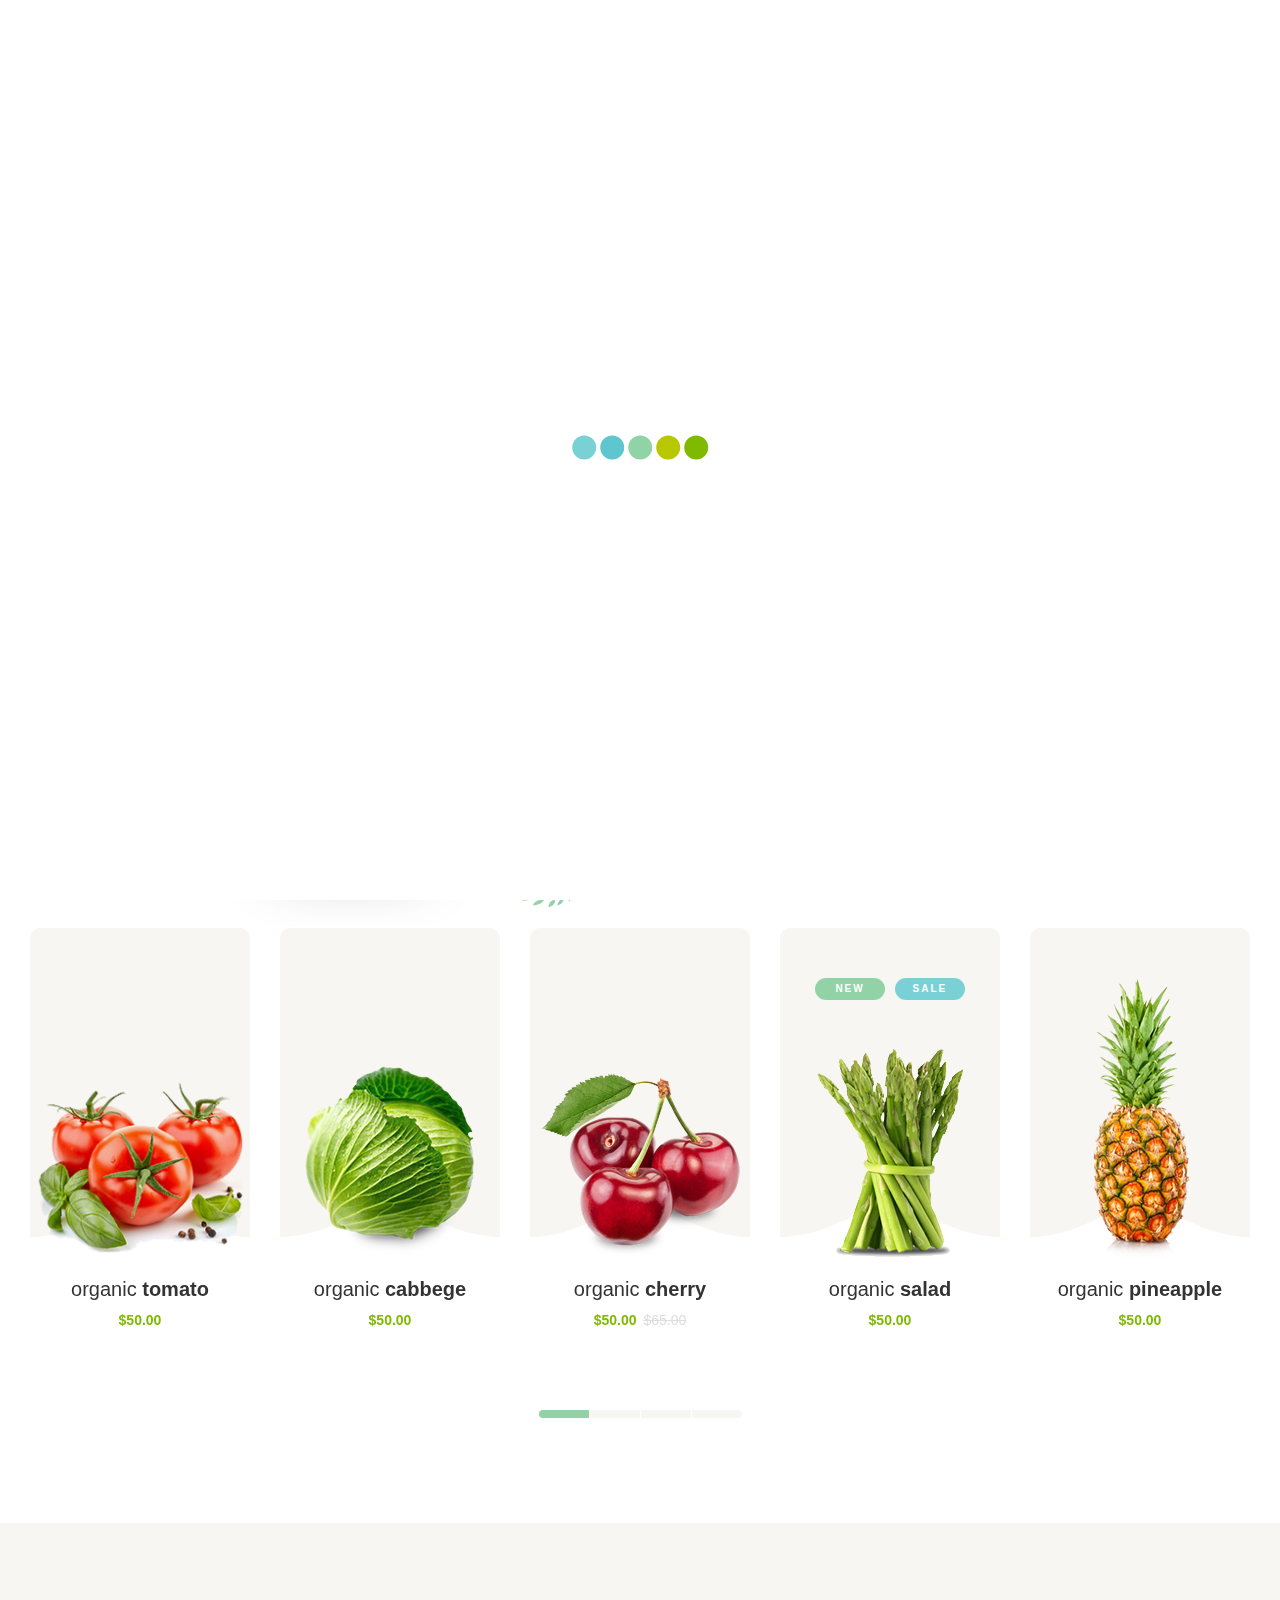
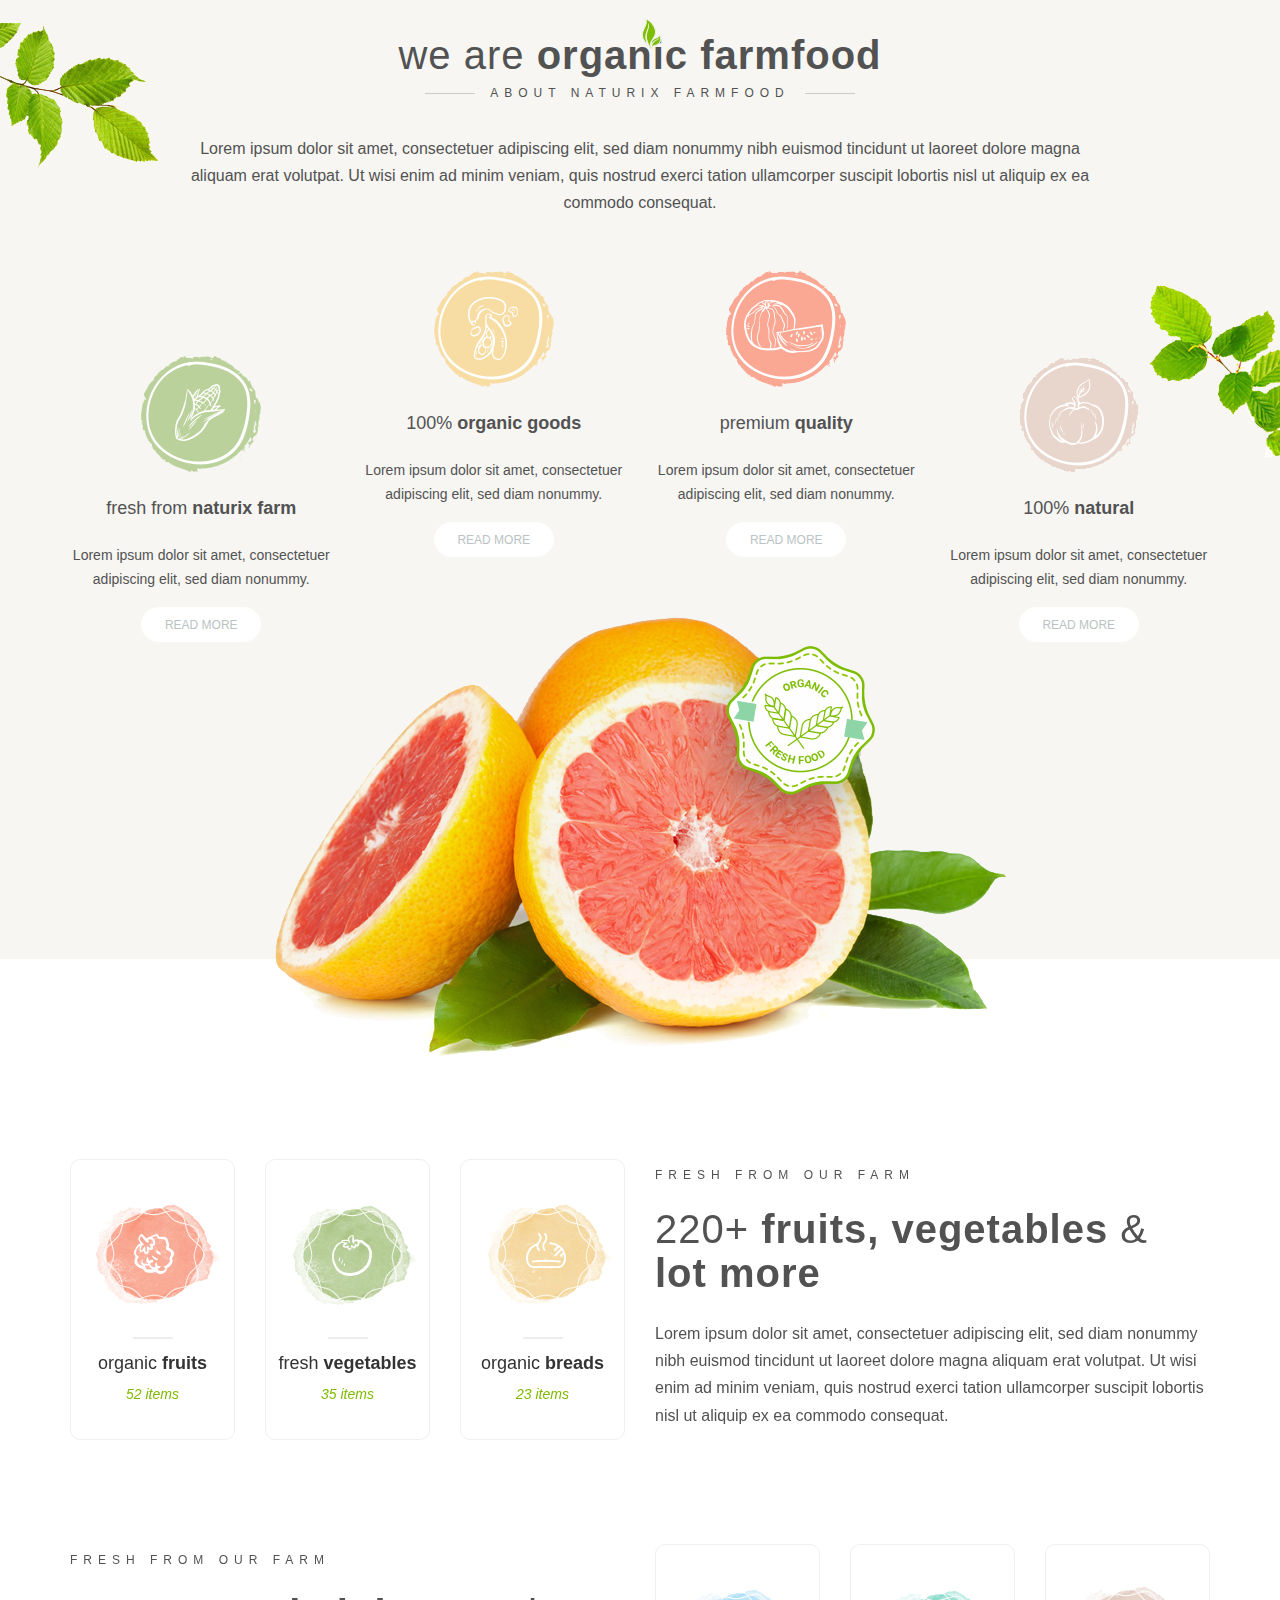
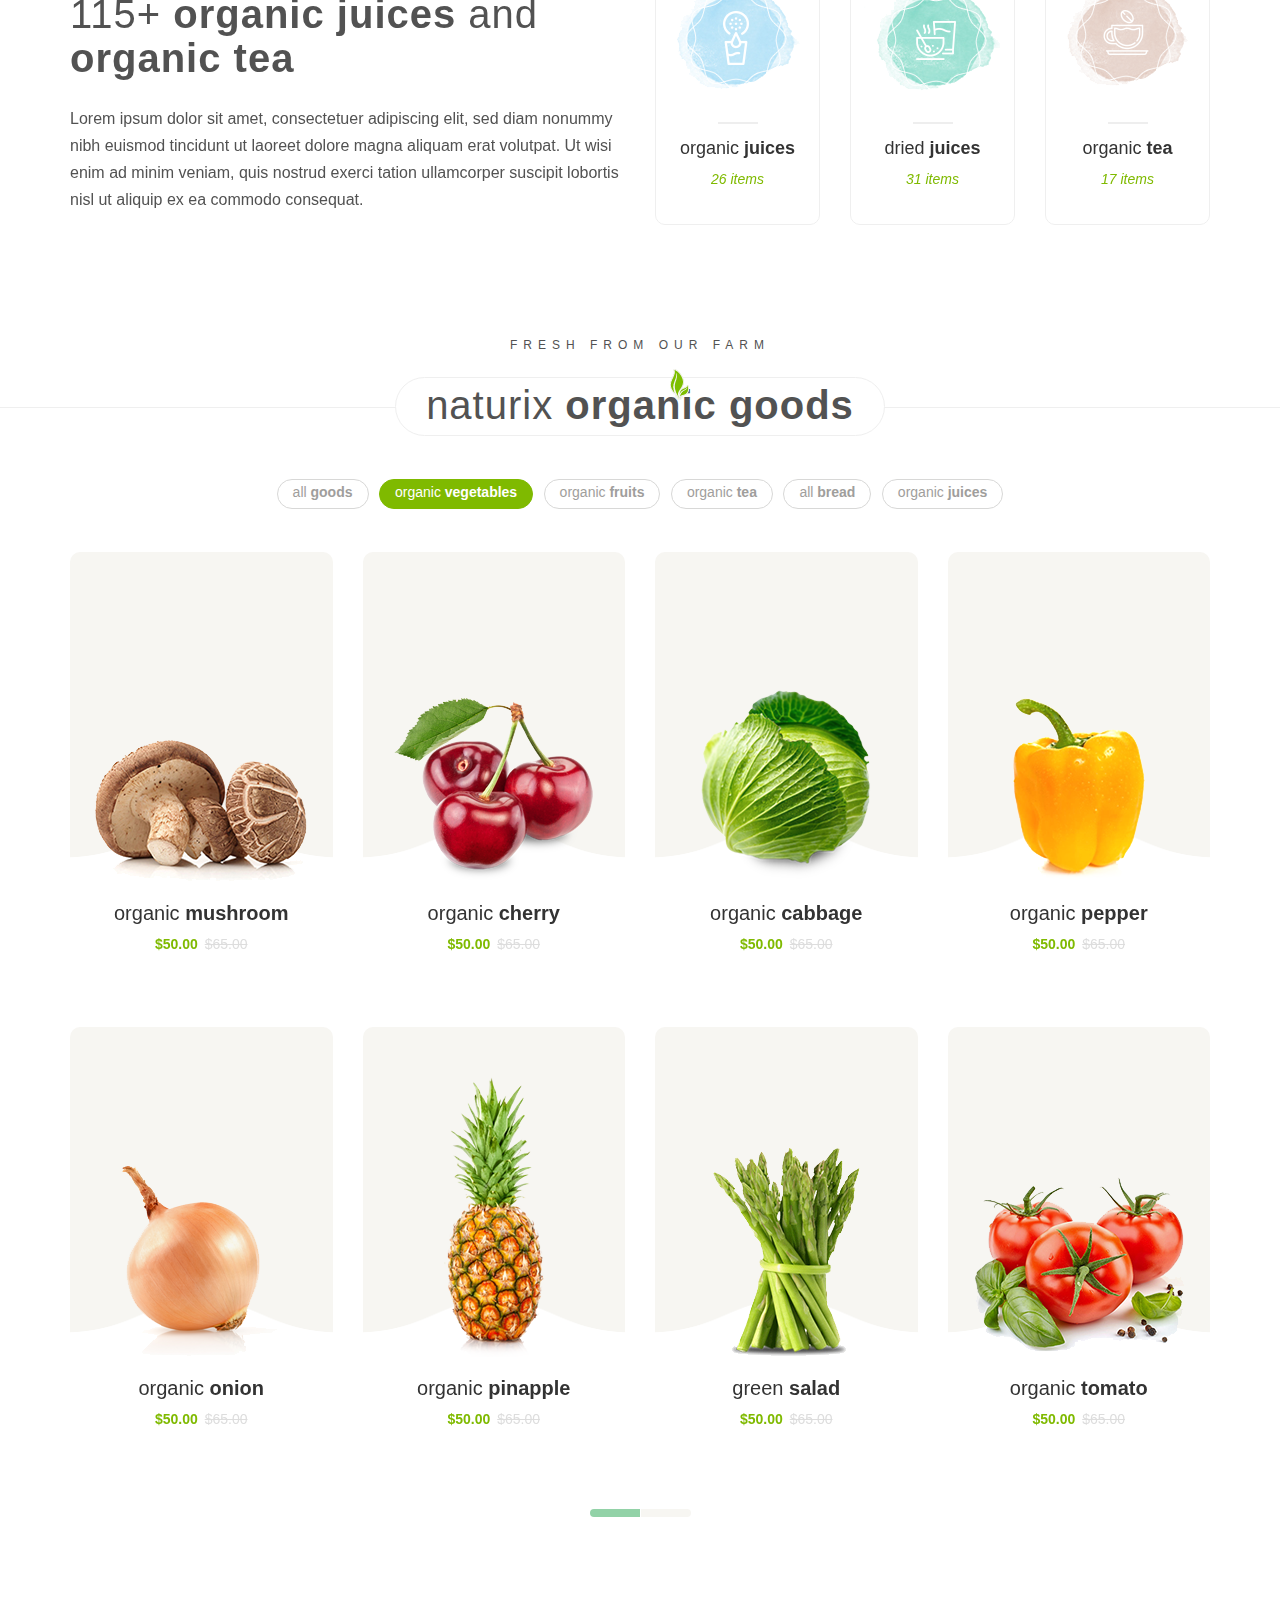
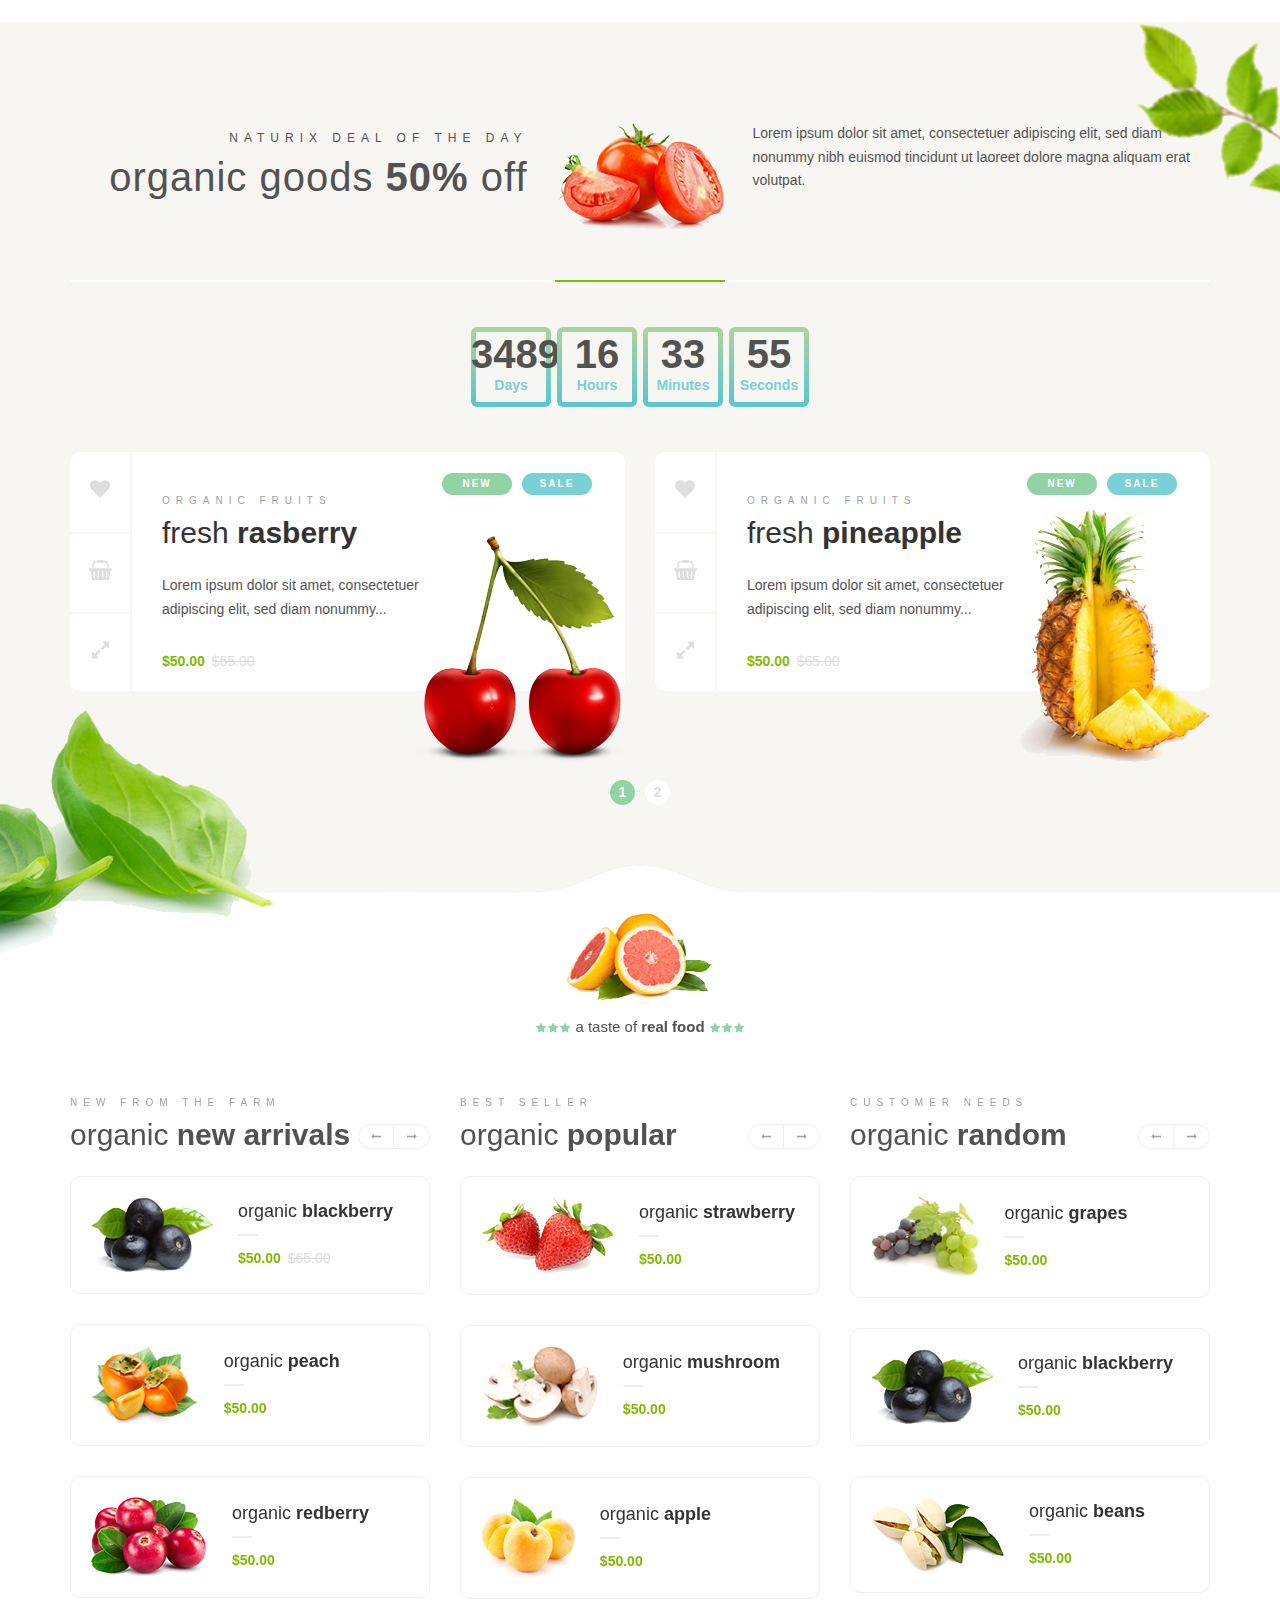
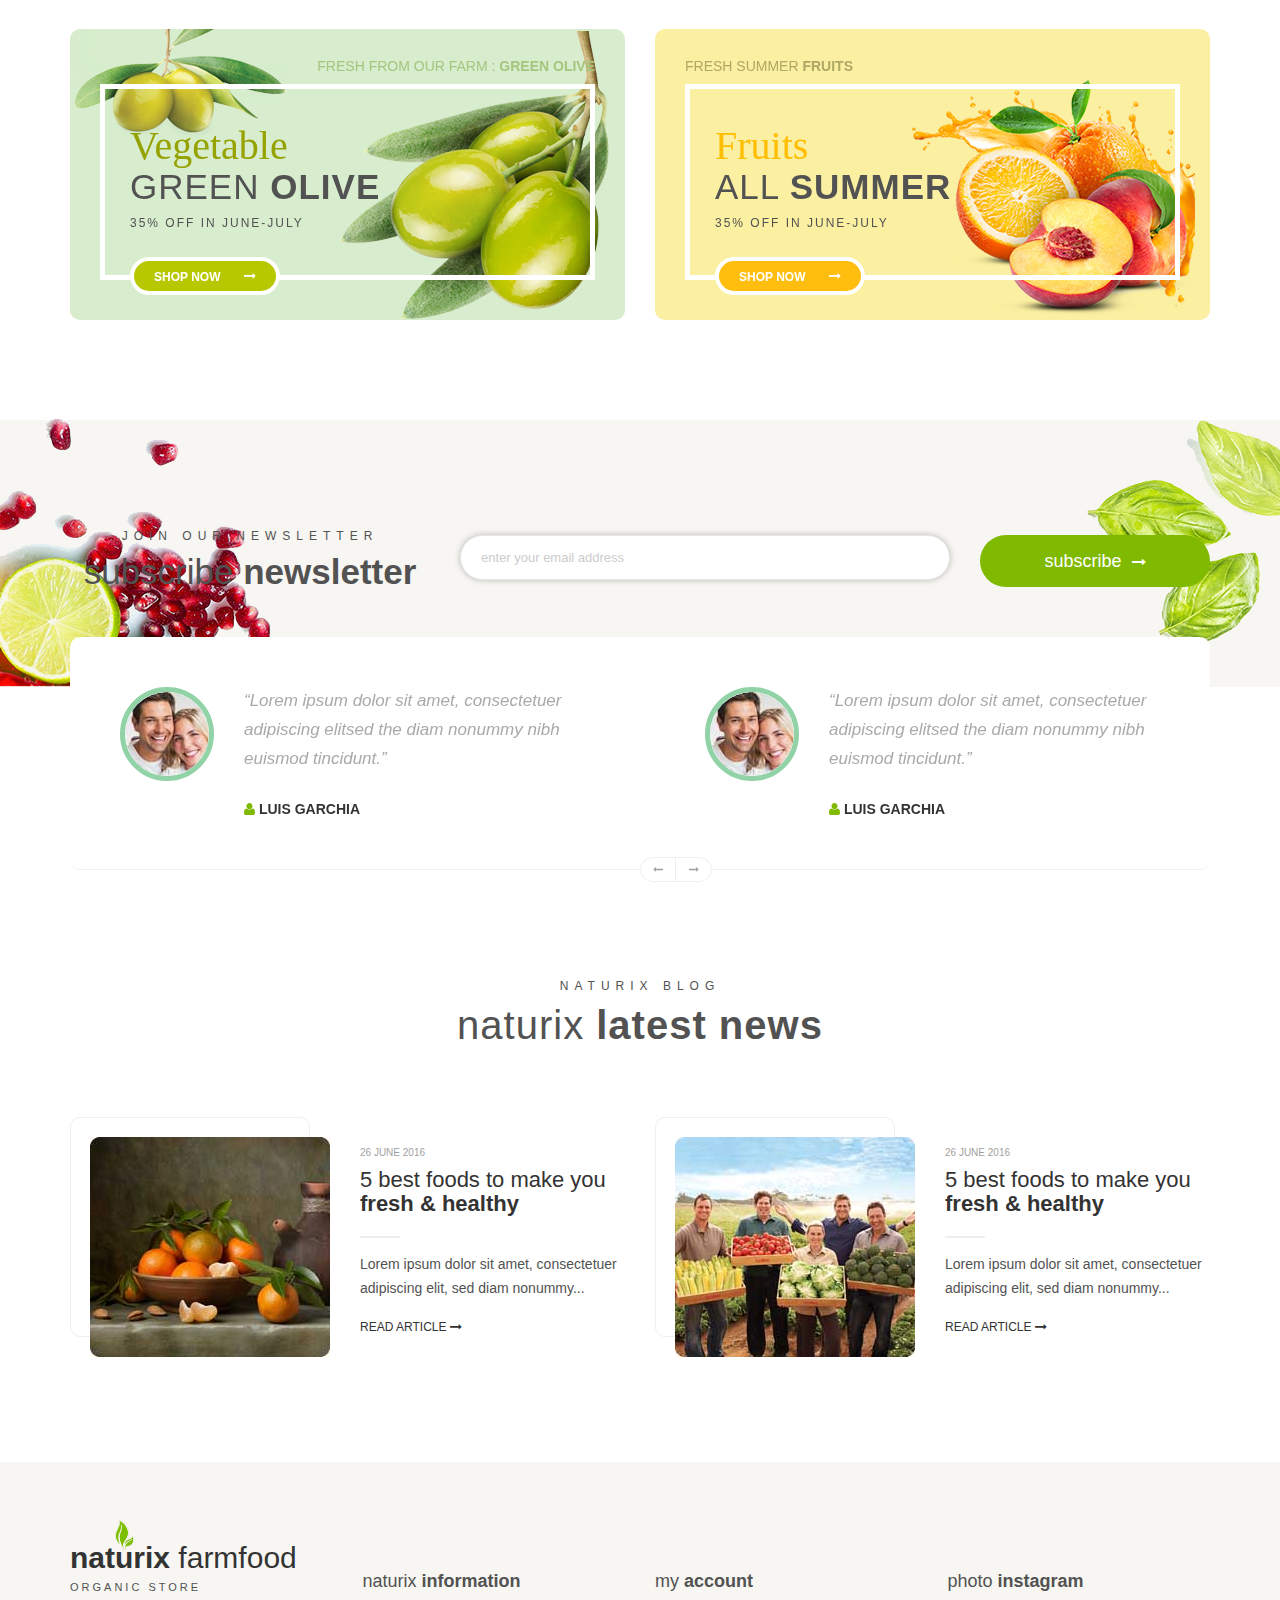
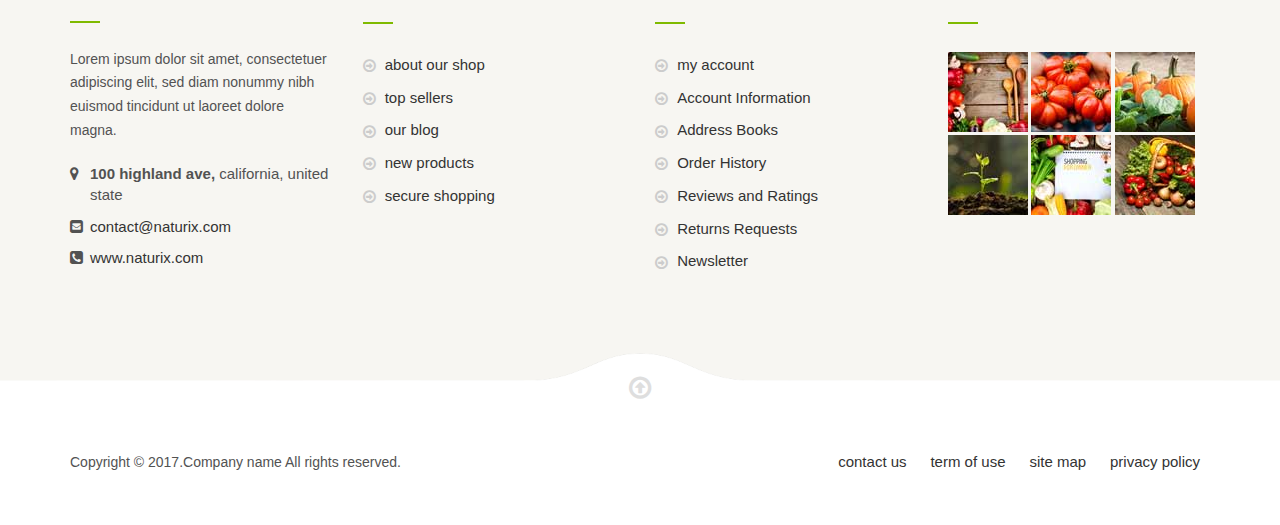
<file: FreshMall/index.html>
﻿<!DOCTYPE html>
<!--[if IE 7]><html class="no-js ie7 oldie" lang="en-US"> <![endif]-->
<!--[if IE 8]><html class="no-js ie8 oldie" lang="en-US"> <![endif]-->
<!--[if gt IE 8]><!-->
<html lang="en">
    <head>
        <meta charset="utf-8">
        <!--[if IE]><meta http-equiv="X-UA-Compatible" content="IE=edge"><![endif]-->
        <meta name="viewport" content="width=device-width, initial-scale=1">
        <meta name="description" content="">
        <meta name="author" content="">

        <title>Home</title>

        <!-- Font Icon -->
        <link href="assets/css/plugin/font-awesome.min.css" rel="stylesheet" type="text/css">

        <!-- CSS Global -->
        <link href="assets/css/plugin/bootstrap.min.css" rel="stylesheet" type="text/css">  
        <link href="assets/css/plugin/bootstrap-select.min.css" rel="stylesheet" type="text/css">     
        <link href="assets/css/plugin/owl.carousel.css" rel="stylesheet" type="text/css">
        <link href="assets/css/plugin/animate.css" rel="stylesheet" type="text/css"> 
        <link href="assets/css/plugin/subscribe-better.css" rel="stylesheet" type="text/css"> 

        <!-- Custom CSS -->
        <link href="assets/css/style.css" rel="stylesheet" type="text/css">

        <!-- Color CSS --> 

        <!--[if lt IE 9]>
        <script src="assets/js/plugin/html5shiv.js"></script>
        <script src="assets/js/plugin/respond.js"></script>
        <![endif]-->        
    </head>

    <body id="home" class="wide">

         

        <div id="loading">
            <div class="loader">
                <div class="dot"></div>
                <div class="dot"></div>
                <div class="dot"></div>
                <div class="dot"></div>
                <div class="dot"></div>
            </div>
        </div>

        <!-- WRAPPER -->
        <main class="wrapper home-wrap"> 
            <!-- CONTENT AREA -->

            <!-- Main Header Start -->
            <header class="main-header">                  
                <div class="container-fluid rel-div">
                    <div class="col-lg-4 col-sm-8">
                        <div class="main-logo">
                            <a href="index.html"> <strong>naturix <img src="assets/img/icons/logo-icon.png" alt="" /> </strong> <span class="light-font">farmfood</span>  </a>
                            <span class="medium-font">ORGANIC STORE</span>
                        </div>
                    </div>

                    <div class="col-lg-6 responsive-menu">  
                        <div class="responsive-toggle fa fa-bars"> </div>
                        <nav class="fix-navbar" id="primary-navigation">            
                            <ul class="primary-navbar">                                                
                                <li><a href="index.html"> Home</a></li>
                                <li><a href="about-us.html">About Us</a></li>
								<li><a href="shop.html"> shop</a></li> 
								<li><a href="shop-single.html"> shop single </a></li>        
								<li><a href="my-account.html"> my account </a></li>
								<li><a href="contact.html">Contact Us</a></li>
                            </ul>                           
                        </nav>
                    </div>

                    <div class="col-lg-2 col-sm-4 cart-megamenu">
                        <div class="cart-hover">
                            <a href="#"> <img alt="" src="assets/img/icons/cart-icon.png" /> </a>
                            <span class="cnt crl-bg">2</span> <span class="price">$2.170.00</span>
                            <ul class="pop-up-box cart-popup">
                                <li class="cart-list">
                                    <div class="cart-img"> <img src="assets/img/extra/cart-sm-1.jpg" alt=""> </div>
                                    <div class="cart-title">
                                        <div class="fsz-16">
                                            <a href="#"> <span class="light-font"> organic </span>  <strong>almonds</strong></a>
                                            <h6 class="sub-title-1">DRY FRUITS</h6>
                                        </div>
                                        <div class="price"> 
                                            <strong class="clr-txt">$50.00 </strong> <del class="light-font">$65.00 </del>
                                        </div>
                                    </div>
                                    <div class="close-icon"> <i class="fa fa-close clr-txt"></i> </div>
                                </li>

                                <li class="cart-list">
                                    <div class="cart-img"> <img src="assets/img/extra/cart-sm-2.jpg" alt=""> </div>
                                    <div class="cart-title">
                                        <div class="fsz-16">
                                            <a href="#"> <span class="light-font"> organic </span>  <strong>pepper</strong></a>
                                            <h6 class="sub-title-1">VEGETABLES</h6>
                                        </div>
                                        <div class="price"> 
                                            <strong class="clr-txt">$50.00 </strong> <del class="light-font">$65.00 </del>
                                        </div>
                                    </div>
                                    <div class="close-icon"> <i class="fa fa-close clr-txt"></i> </div>
                                </li>

                                <li class="cart-list">
                                    <div class="cart-img"> <img src="assets/img/extra/cart-sm-3.jpg" alt=""> </div>
                                    <div class="cart-title">
                                        <div class="fsz-16">
                                            <a href="#"> <span class="light-font"> organic </span>  <strong>onion</strong></a>
                                            <h6 class="sub-title-1">VAGETABLES</h6>
                                        </div>
                                        <div class="price"> 
                                            <strong class="clr-txt">$50.00 </strong> <del class="light-font">$65.00 </del>
                                        </div>
                                    </div>
                                    <div class="close-icon"> <i class="fa fa-close clr-txt"></i> </div>
                                </li>

                                <li class="cart-list sub-total">
                                    <div class="pull-left"> 
                                        <strong>Subtotal</strong>
                                    </div>
                                    <div class="pull-right"> 
                                        <strong class="clr-txt">$150.00</strong>
                                    </div>
                                </li>
                                <li class="cart-list buttons">
                                    <div class="pull-left"> 
                                        <a href="cart.html" class="theme-btn-sm-2">View Cart</a>
                                    </div>
                                    <div class="pull-right"> 
                                        <a href="checkout.html" class="theme-btn-sm-3"> Checkout </a>
                                    </div>
                                </li>
                            </ul>
                        </div>
                        <div class="mega-submenu">

                            <span class="nav-trigger">
                                <a class="menu-toggle" href="#"> <img src="assets/img/icons/menu.png" alt="" /> </a>
                            </span>
                            <div class="mega-dropdown-menu">
                                <a class="menu-toggle fa fa-close" href="#">  </a>
                                <div class="slider-mega-menu">
                                    <div class="menu-block">
                                        <div class="menu-caption">                                                               
                                            <h2 class="menu-title"> <span class="light-font"> Fresh </span>  <strong>Fruits</strong> </h2>
                                            <ul class="sub-list">
                                                <li> <a href="#">Banana</a> </li>
                                                <li> <a href="#">Water Melon </a> </li>
                                                <li> <a href="#">Blackberry </a> </li>
                                                <li> <a href="#">Plume</a> </li>
                                                <li> <a href="#">Orange</a> </li>
                                                <li> <a href="#">Lemon</a> </li>
                                                <li> <a href="#">Pineapple</a> </li>
                                                <li> <a href="#">Apple</a> </li>
                                                <li> <a href="#">Kiwi</a> </li>
                                            </ul>
                                            <h2 class="title"> <a href="#" class="clr-txt"> All Fruits </a> </h2>
                                        </div>
                                        <div class="menu-img">
                                            <img alt="" src="assets/img/extra/menu-1.png" />
                                        </div>
                                    </div>  
                                    <div class="menu-block">
                                        <div class="menu-caption">                                                               
                                            <h2 class="menu-title"> <span class="light-font"> Fresh </span>  <strong>Vegetables</strong> </h2>
                                            <ul class="sub-list">
                                                <li> <a href="#">Cabbage</a> </li>
                                                <li> <a href="#">Garlic </a> </li>
                                                <li> <a href="#">Onion </a> </li>
                                                <li> <a href="#">Plume</a> </li>
                                                <li> <a href="#">Carrot</a> </li>
                                                <li> <a href="#">Papper</a> </li>
                                                <li> <a href="#">Mushrome</a> </li>
                                                <li> <a href="#">Apple</a> </li>
                                                <li> <a href="#">Kiwi</a> </li>
                                            </ul>
                                            <h2 class="title"> <a href="#" class="clr-txt"> All Vegetables </a> </h2>
                                        </div>
                                        <div class="menu-img">
                                            <img alt="" src="assets/img/extra/menu-2.png" />
                                        </div>
                                    </div>  
                                    <div class="menu-block">
                                        <div class="menu-caption">                                                               
                                            <h2 class="menu-title"> <span class="light-font"> Fresh </span>  <strong>Dread Juices</strong> </h2>
                                            <ul class="sub-list">
                                                <li> <a href="#">Banana Juice</a> </li>
                                                <li> <a href="#">Water Melon Juice</a> </li>
                                                <li> <a href="#">Blackberry Juice</a> </li>
                                                <li> <a href="#">Plume Juice</a> </li>
                                                <li> <a href="#">Orange Juice</a> </li>
                                                <li> <a href="#">Lemon Juice</a> </li>
                                                <li> <a href="#">Pineapple Juice</a> </li>
                                                <li> <a href="#">Apple Juice</a> </li>
                                                <li> <a href="#">Kiwi Juice</a> </li>
                                            </ul>
                                            <h2 class="title"> <a href="#" class="clr-txt"> All Dread juices </a> </h2>
                                        </div>
                                        <div class="menu-img">
                                            <img alt="" src="assets/img/extra/menu-3.png" />
                                        </div>
                                    </div>  
                                    <div class="menu-block">
                                        <div class="menu-caption">                                                               
                                            <h2 class="menu-title"> <span class="light-font"> Fresh </span>  <strong>Juices</strong> </h2>
                                            <ul class="sub-list">
                                                <li> <a href="#">Banana Juice</a> </li>
                                                <li> <a href="#">Water Melon Juice</a> </li>
                                                <li> <a href="#">Blackberry Juice</a> </li>
                                                <li> <a href="#">Plume Juice</a> </li>
                                                <li> <a href="#">Orange Juice</a> </li>
                                                <li> <a href="#">Lemon Juice</a> </li>
                                                <li> <a href="#">Pineapple Juice</a> </li>
                                                <li> <a href="#">Apple Juice</a> </li>
                                                <li> <a href="#">Kiwi Juice</a> </li>
                                            </ul>
                                            <h2 class="title"> <a href="#" class="clr-txt"> All Fresh Juices </a> </h2>
                                        </div>
                                        <div class="menu-img">
                                            <img alt="" src="assets/img/extra/menu-1.png" />
                                        </div>
                                    </div>  
                                    <div class="menu-block">
                                        <div class="menu-caption">                                                               
                                            <h2 class="menu-title"> <span class="light-font"> Fresh </span>  <strong>Breads</strong> </h2>
                                            <ul class="sub-list">
                                                <li> <a href="#">Banana</a> </li>
                                                <li> <a href="#">Water Melon </a> </li>
                                                <li> <a href="#">Blackberry </a> </li>
                                                <li> <a href="#">Plume</a> </li>
                                                <li> <a href="#">Orange</a> </li>
                                                <li> <a href="#">Lemon</a> </li>
                                                <li> <a href="#">Pineapple</a> </li>
                                                <li> <a href="#">Apple</a> </li>
                                                <li> <a href="#">Kiwi</a> </li>
                                            </ul>
                                            <h2 class="title"> <a href="#" class="clr-txt"> All Fresh Bread </a> </h2>
                                        </div>
                                        <div class="menu-img">
                                            <img alt="" src="assets/img/extra/menu-5.png" />
                                        </div>
                                    </div>  
                                    <div class="menu-block">
                                        <div class="menu-caption">                                                               
                                            <h2 class="menu-title"> <span class="light-font"> Fresh </span>  <strong>Tea</strong> </h2>
                                            <ul class="sub-list">
                                                <li> <a href="#">Cabbage</a> </li>
                                                <li> <a href="#">Garlic </a> </li>
                                                <li> <a href="#">Onion </a> </li>
                                                <li> <a href="#">Plume</a> </li>
                                                <li> <a href="#">Carrot</a> </li>
                                                <li> <a href="#">Papper</a> </li>
                                                <li> <a href="#">Mushrome</a> </li>
                                                <li> <a href="#">Apple</a> </li>
                                                <li> <a href="#">Kiwi</a> </li>
                                            </ul>
                                            <h2 class="title"> <a href="#" class="clr-txt"> All Freash Tea </a> </h2>
                                        </div>
                                        <div class="menu-img">
                                            <img alt="" src="assets/img/extra/menu-6.png" />
                                        </div>
                                    </div> 
                                </div>
                            </div>
                        </div>
                        <div class="responsive-toggle fa fa-bars"> </div>
                    </div>

                </div>  
            </header>
            <!-- / Main Header Ends -->   

            <!-- Main Slider Start -->
            <section class="main-slide">
                <img alt=".." src="assets/img/slider/slide-1.jpg" />
                <div class="tbl-wrp slide-1">
                    <div class="text-middle">
                        <div class="tbl-cell">
                            <div class="slide-caption container text-center">
                                <div class="slide-title">
                                    <img src="assets/img/icons/slide-txt-1.png" alt="" />
                                    <span>100% Guarantee</span>
                                </div>
                                <div class="slide-title2 pb-50">
                                    <h2 class="section-title"> <span class="light-font">Live </span> <strong>organic </strong> <span class="light-font">for live </span> <strong>healthy </strong> </h2>
                                    <h4 class="sub-title"> ORGANIC FRUITS, VEGETABLES, AND LOT MORE TO YOUR DOOR </h4>
                                </div>
                                <div class="slide">
                                    <a href="#" class="slide-btn"> Shop Now</a>  
                                </div>
                            </div>
                        </div>
                    </div>
                </div>
            </section>
            <!-- / Main Slider Ends -->   

            <!-- Organic All Starts-->
            <section class="organic-all sec-space-bottom">
                <div class="pattern"> 
                    <img alt="" src="assets/img/icons/white-pattern.png" />
                </div>
                <div class="section-icon"> 
                    <img alt="" src="assets/img/icons/icon-1.png" />
                </div>
                <div class="container">                    
                    <div class="organic-wrap"> 
                        <img class="logo-img" alt="" src="assets/img/logo/logo-1.png" />
                        <div class="tabs-box">
                            <ul class="theme-tabs">
                                <li class=""><a href="#product-tab-1" data-toggle="tab"> <span class="light-font">organic </span> <strong>fruits </strong> </a></li>                                
                                <li class="active"><a href="#product-tab-2" data-toggle="tab"> <span class="light-font">organic </span> <strong>vegetables </strong> </a></li>                               
                                <li class=""><a href="#product-tab-3" data-toggle="tab"> <span class="light-font">organic </span> <strong>juices </strong> </a></li>
                                <li class=""><a href="#product-tab-4" data-toggle="tab"> <span class="light-font">organic </span> <strong>dried fruits </strong> </a></li>
                            </ul>
                        </div>
                    </div>
                </div>
                <div class="container-fluid"> 
                    <div class="col-md-12"> 
                        <div class="tab-content organic-content row"> 
                            <div id="product-tab-1" class="tab-pane fade active in"> 
                                <div class="product-slider-1 dots-1"> 

                                    <div class="item"> 
                                        <div class="product-box"> 
                                            <div class="product-media"> 
                                                <img class="prod-img" alt="" src="assets/img/products/1.png" />     
                                                <img class="shape" alt="" src="assets/img/icons/shap-small.png" />  
                                                <div class="prod-icons"> 
                                                    <a href="#" class="fa fa-heart"></a>
                                                    <a href="#" class="fa fa-shopping-basket"></a>
                                                    <a  href="#product-preview" data-toggle="modal" class="fa fa-expand"></a>
                                                </div>
                                            </div>                                           
                                            <div class="product-caption"> 
                                                <h3 class="product-title">
                                                    <a href="#"> <span class="light-font"> organic </span>  <strong>tomato</strong></a>
                                                </h3>
                                                <div class="price"> 
                                                    <strong class="clr-txt">$50.00 </strong>
                                                </div>
                                            </div>
                                        </div>
                                    </div>
                                    <div class="item"> 
                                        <div class="product-box"> 
                                            <div class="product-media"> 
                                                <img class="prod-img" alt="" src="assets/img/products/2.png" />     
                                                <img class="shape" alt="" src="assets/img/icons/shap-small.png" />
                                                <div class="prod-icons"> 
                                                    <a href="#" class="fa fa-heart"></a>
                                                    <a href="#" class="fa fa-shopping-basket"></a>
                                                    <a  href="#product-preview" data-toggle="modal" class="fa fa-expand"></a>
                                                </div>
                                            </div>

                                            <div class="product-caption"> 
                                                <h3 class="product-title">
                                                    <a href="#"> <span class="light-font"> organic </span>  <strong>cabbege</strong></a>
                                                </h3>
                                                <div class="price"> 
                                                    <strong class="clr-txt">$50.00 </strong>
                                                </div>
                                            </div>
                                        </div>
                                    </div>
                                    <div class="item"> 
                                        <div class="product-box active"> 
                                            <div class="product-media"> 
                                                <img class="prod-img" alt="" src="assets/img/products/3.png" />     
                                                <img class="shape" alt="" src="assets/img/icons/shap-small.png" />
                                                <div class="prod-icons"> 
                                                    <a href="#" class="fa fa-heart"></a>
                                                    <a href="#" class="fa fa-shopping-basket"></a>
                                                    <a  href="#product-preview" data-toggle="modal" class="fa fa-expand"></a>
                                                </div>
                                            </div>

                                            <div class="product-caption"> 
                                                <h3 class="product-title">
                                                    <a href="#"> <span class="light-font"> organic </span>  <strong>cherry</strong></a>
                                                </h3>
                                                <div class="price"> 
                                                    <strong class="clr-txt">$50.00 </strong> <del class="light-font">$65.00 </del>
                                                </div>
                                            </div>
                                        </div>
                                    </div>
                                    <div class="item"> 
                                        <div class="product-box"> 
                                            <div class="product-media"> 
                                                <img class="prod-img" alt="" src="assets/img/products/4.png" />     
                                                <img class="shape" alt="" src="assets/img/icons/shap-small.png" />
                                                <span class="prod-tag tag-1">new</span> <span class="prod-tag tag-2">sale</span>
                                                <div class="prod-icons"> 
                                                    <a href="#" class="fa fa-heart"></a>
                                                    <a href="#" class="fa fa-shopping-basket"></a>
                                                    <a  href="#product-preview" data-toggle="modal" class="fa fa-expand"></a>
                                                </div>
                                            </div>

                                            <div class="product-caption"> 
                                                <h3 class="product-title">
                                                    <a href="#"> <span class="light-font"> organic </span>  <strong>salad</strong></a>
                                                </h3>
                                                <div class="price"> 
                                                    <strong class="clr-txt">$50.00 </strong>
                                                </div>
                                            </div>
                                        </div>
                                    </div>
                                    <div class="item"> 
                                        <div class="product-box"> 
                                            <div class="product-media"> 
                                                <img class="prod-img" alt="" src="assets/img/products/5.png" />     
                                                <img class="shape" alt="" src="assets/img/icons/shap-small.png" />
                                                <div class="prod-icons"> 
                                                    <a href="#" class="fa fa-heart"></a>
                                                    <a href="#" class="fa fa-shopping-basket"></a>
                                                    <a  href="#product-preview" data-toggle="modal" class="fa fa-expand"></a>
                                                </div>
                                            </div>

                                            <div class="product-caption"> 
                                                <h3 class="product-title">
                                                    <a href="#"> <span class="light-font"> organic </span>  <strong>pineapple</strong></a>
                                                </h3>
                                                <div class="price"> 
                                                    <strong class="clr-txt">$50.00 </strong>
                                                </div>
                                            </div>
                                        </div>
                                    </div>
                                    <div class="item"> 
                                        <div class="product-box"> 
                                            <div class="product-media"> 
                                                <img class="prod-img" alt="" src="assets/img/products/6.png" />     
                                                <img class="shape" alt="" src="assets/img/icons/shap-small.png" />
                                                <div class="prod-icons"> 
                                                    <a href="#" class="fa fa-heart"></a>
                                                    <a href="#" class="fa fa-shopping-basket"></a>
                                                    <a  href="#product-preview" data-toggle="modal" class="fa fa-expand"></a>
                                                </div>
                                            </div>

                                            <div class="product-caption"> 
                                                <h3 class="product-title">
                                                    <a href="#"> <span class="light-font"> organic </span>  <strong>onion</strong></a>
                                                </h3>
                                                <div class="price"> 
                                                    <strong class="clr-txt">$50.00 </strong>
                                                </div>
                                            </div>
                                        </div>
                                    </div>
                                    <div class="item"> 
                                        <div class="product-box"> 
                                            <div class="product-media"> 
                                                <img class="prod-img" alt="" src="assets/img/products/3.png" />     
                                                <img class="shape" alt="" src="assets/img/icons/shap-small.png" />
                                                <div class="prod-icons"> 
                                                    <a href="#" class="fa fa-heart"></a>
                                                    <a href="#" class="fa fa-shopping-basket"></a>
                                                    <a  href="#product-preview" data-toggle="modal" class="fa fa-expand"></a>
                                                </div>
                                            </div>

                                            <div class="product-caption"> 
                                                <h3 class="product-title">
                                                    <a href="#"> <span class="light-font"> organic </span>  <strong>cherry</strong></a>
                                                </h3>
                                                <div class="price"> 
                                                    <strong class="clr-txt">$50.00 </strong> <del class="light-font">$65.00 </del>
                                                </div>
                                            </div>
                                        </div>
                                    </div>
                                    <div class="item"> 
                                        <div class="product-box"> 
                                            <div class="product-media"> 
                                                <img class="prod-img" alt="" src="assets/img/products/4.png" />     
                                                <img class="shape" alt="" src="assets/img/icons/shap-small.png" />
                                                <span class="prod-tag tag-1">new</span> <span class="prod-tag tag-2">sale</span>
                                                <div class="prod-icons"> 
                                                    <a href="#" class="fa fa-heart"></a>
                                                    <a href="#" class="fa fa-shopping-basket"></a>
                                                    <a  href="#product-preview" data-toggle="modal" class="fa fa-expand"></a>
                                                </div>
                                            </div>

                                            <div class="product-caption"> 
                                                <h3 class="product-title">
                                                    <a href="#"> <span class="light-font"> organic </span>  <strong>salad</strong></a>
                                                </h3>
                                                <div class="price"> 
                                                    <strong class="clr-txt">$50.00 </strong>
                                                </div>
                                            </div>
                                        </div>
                                    </div>
                                    <div class="item"> 
                                        <div class="product-box"> 
                                            <div class="product-media"> 
                                                <img class="prod-img" alt="" src="assets/img/products/1.png" />     
                                                <img class="shape" alt="" src="assets/img/icons/shap-small.png" />  
                                                <div class="prod-icons"> 
                                                    <a href="#" class="fa fa-heart"></a>
                                                    <a href="#" class="fa fa-shopping-basket"></a>
                                                    <a  href="#product-preview" data-toggle="modal" class="fa fa-expand"></a>
                                                </div>
                                            </div>                                           
                                            <div class="product-caption"> 
                                                <h3 class="product-title">
                                                    <a href="#"> <span class="light-font"> organic </span>  <strong>tomato</strong></a>
                                                </h3>
                                                <div class="price"> 
                                                    <strong class="clr-txt">$50.00 </strong>
                                                </div>
                                            </div>
                                        </div>
                                    </div>
                                    <div class="item"> 
                                        <div class="product-box"> 
                                            <div class="product-media"> 
                                                <img class="prod-img" alt="" src="assets/img/products/2.png" />     
                                                <img class="shape" alt="" src="assets/img/icons/shap-small.png" />
                                                <div class="prod-icons"> 
                                                    <a href="#" class="fa fa-heart"></a>
                                                    <a href="#" class="fa fa-shopping-basket"></a>
                                                    <a  href="#product-preview" data-toggle="modal" class="fa fa-expand"></a>
                                                </div>
                                            </div>

                                            <div class="product-caption"> 
                                                <h3 class="product-title">
                                                    <a href="#"> <span class="light-font"> organic </span>  <strong>cabbege</strong></a>
                                                </h3>
                                                <div class="price"> 
                                                    <strong class="clr-txt">$50.00 </strong>
                                                </div>
                                            </div>
                                        </div>
                                    </div>
                                    <div class="item"> 
                                        <div class="product-box"> 
                                            <div class="product-media"> 
                                                <img class="prod-img" alt="" src="assets/img/products/3.png" />     
                                                <img class="shape" alt="" src="assets/img/icons/shap-small.png" />
                                                <div class="prod-icons"> 
                                                    <a href="#" class="fa fa-heart"></a>
                                                    <a href="#" class="fa fa-shopping-basket"></a>
                                                    <a  href="#product-preview" data-toggle="modal" class="fa fa-expand"></a>
                                                </div>
                                            </div>

                                            <div class="product-caption"> 
                                                <h3 class="product-title">
                                                    <a href="#"> <span class="light-font"> organic </span>  <strong>cherry</strong></a>
                                                </h3>
                                                <div class="price"> 
                                                    <strong class="clr-txt">$50.00 </strong> <del class="light-font">$65.00 </del>
                                                </div>
                                            </div>
                                        </div>
                                    </div>
                                    <div class="item"> 
                                        <div class="product-box"> 
                                            <div class="product-media"> 
                                                <img class="prod-img" alt="" src="assets/img/products/4.png" />     
                                                <img class="shape" alt="" src="assets/img/icons/shap-small.png" />
                                                <span class="prod-tag tag-1">new</span> <span class="prod-tag tag-2">sale</span>
                                                <div class="prod-icons"> 
                                                    <a href="#" class="fa fa-heart"></a>
                                                    <a href="#" class="fa fa-shopping-basket"></a>
                                                    <a  href="#product-preview" data-toggle="modal" class="fa fa-expand"></a>
                                                </div>
                                            </div>

                                            <div class="product-caption"> 
                                                <h3 class="product-title">
                                                    <a href="#"> <span class="light-font"> organic </span>  <strong>salad</strong></a>
                                                </h3>
                                                <div class="price"> 
                                                    <strong class="clr-txt">$50.00 </strong>
                                                </div>
                                            </div>
                                        </div>
                                    </div>
                                    <div class="item"> 
                                        <div class="product-box"> 
                                            <div class="product-media"> 
                                                <img class="prod-img" alt="" src="assets/img/products/5.png" />     
                                                <img class="shape" alt="" src="assets/img/icons/shap-small.png" />
                                                <div class="prod-icons"> 
                                                    <a href="#" class="fa fa-heart"></a>
                                                    <a href="#" class="fa fa-shopping-basket"></a>
                                                    <a  href="#product-preview" data-toggle="modal" class="fa fa-expand"></a>
                                                </div>
                                            </div>

                                            <div class="product-caption"> 
                                                <h3 class="product-title">
                                                    <a href="#"> <span class="light-font"> organic </span>  <strong>pineapple</strong></a>
                                                </h3>
                                                <div class="price"> 
                                                    <strong class="clr-txt">$50.00 </strong>
                                                </div>
                                            </div>
                                        </div>
                                    </div>
                                    <div class="item"> 
                                        <div class="product-box"> 
                                            <div class="product-media"> 
                                                <img class="prod-img" alt="" src="assets/img/products/6.png" />     
                                                <img class="shape" alt="" src="assets/img/icons/shap-small.png" />
                                                <div class="prod-icons"> 
                                                    <a href="#" class="fa fa-heart"></a>
                                                    <a href="#" class="fa fa-shopping-basket"></a>
                                                    <a  href="#product-preview" data-toggle="modal" class="fa fa-expand"></a>
                                                </div>
                                            </div>

                                            <div class="product-caption"> 
                                                <h3 class="product-title">
                                                    <a href="#"> <span class="light-font"> organic </span>  <strong>onion</strong></a>
                                                </h3>
                                                <div class="price"> 
                                                    <strong class="clr-txt">$50.00 </strong>
                                                </div>
                                            </div>
                                        </div>
                                    </div>
                                    <div class="item"> 
                                        <div class="product-box"> 
                                            <div class="product-media"> 
                                                <img class="prod-img" alt="" src="assets/img/products/3.png" />     
                                                <img class="shape" alt="" src="assets/img/icons/shap-small.png" />
                                                <div class="prod-icons"> 
                                                    <a href="#" class="fa fa-heart"></a>
                                                    <a href="#" class="fa fa-shopping-basket"></a>
                                                    <a  href="#product-preview" data-toggle="modal" class="fa fa-expand"></a>
                                                </div>
                                            </div>

                                            <div class="product-caption"> 
                                                <h3 class="product-title">
                                                    <a href="#"> <span class="light-font"> organic </span>  <strong>cherry</strong></a>
                                                </h3>
                                                <div class="price"> 
                                                    <strong class="clr-txt">$50.00 </strong> <del class="light-font">$65.00 </del>
                                                </div>
                                            </div>
                                        </div>
                                    </div>
                                    <div class="item"> 
                                        <div class="product-box"> 
                                            <div class="product-media"> 
                                                <img class="prod-img" alt="" src="assets/img/products/4.png" />     
                                                <img class="shape" alt="" src="assets/img/icons/shap-small.png" />
                                                <span class="prod-tag tag-1">new</span> <span class="prod-tag tag-2">sale</span>
                                                <div class="prod-icons"> 
                                                    <a href="#" class="fa fa-heart"></a>
                                                    <a href="#" class="fa fa-shopping-basket"></a>
                                                    <a  href="#product-preview" data-toggle="modal" class="fa fa-expand"></a>
                                                </div>
                                            </div>

                                            <div class="product-caption"> 
                                                <h3 class="product-title">
                                                    <a href="#"> <span class="light-font"> organic </span>  <strong>salad</strong></a>
                                                </h3>
                                                <div class="price"> 
                                                    <strong class="clr-txt">$50.00 </strong>
                                                </div>
                                            </div>
                                        </div>
                                    </div>
                                    <div class="item"> 
                                        <div class="product-box"> 
                                            <div class="product-media"> 
                                                <img class="prod-img" alt="" src="assets/img/products/4.png" />     
                                                <img class="shape" alt="" src="assets/img/icons/shap-small.png" />
                                                <span class="prod-tag tag-1">new</span> <span class="prod-tag tag-2">sale</span>
                                                <div class="prod-icons"> 
                                                    <a href="#" class="fa fa-heart"></a>
                                                    <a href="#" class="fa fa-shopping-basket"></a>
                                                    <a  href="#product-preview" data-toggle="modal" class="fa fa-expand"></a>
                                                </div>
                                            </div>

                                            <div class="product-caption"> 
                                                <h3 class="product-title">
                                                    <a href="#"> <span class="light-font"> organic </span>  <strong>salad</strong></a>
                                                </h3>
                                                <div class="price"> 
                                                    <strong class="clr-txt">$50.00 </strong>
                                                </div>
                                            </div>
                                        </div>
                                    </div>
                                    <div class="item"> 
                                        <div class="product-box"> 
                                            <div class="product-media"> 
                                                <img class="prod-img" alt="" src="assets/img/products/5.png" />     
                                                <img class="shape" alt="" src="assets/img/icons/shap-small.png" />
                                                <div class="prod-icons"> 
                                                    <a href="#" class="fa fa-heart"></a>
                                                    <a href="#" class="fa fa-shopping-basket"></a>
                                                    <a  href="#product-preview" data-toggle="modal" class="fa fa-expand"></a>
                                                </div>
                                            </div>

                                            <div class="product-caption"> 
                                                <h3 class="product-title">
                                                    <a href="#"> <span class="light-font"> organic </span>  <strong>pineapple</strong></a>
                                                </h3>
                                                <div class="price"> 
                                                    <strong class="clr-txt">$50.00 </strong>
                                                </div>
                                            </div>
                                        </div>
                                    </div>
                                    <div class="item"> 
                                        <div class="product-box"> 
                                            <div class="product-media"> 
                                                <img class="prod-img" alt="" src="assets/img/products/4.png" />     
                                                <img class="shape" alt="" src="assets/img/icons/shap-small.png" />
                                                <span class="prod-tag tag-1">new</span> <span class="prod-tag tag-2">sale</span>
                                                <div class="prod-icons"> 
                                                    <a href="#" class="fa fa-heart"></a>
                                                    <a href="#" class="fa fa-shopping-basket"></a>
                                                    <a  href="#product-preview" data-toggle="modal" class="fa fa-expand"></a>
                                                </div>
                                            </div>

                                            <div class="product-caption"> 
                                                <h3 class="product-title">
                                                    <a href="#"> <span class="light-font"> organic </span>  <strong>salad</strong></a>
                                                </h3>
                                                <div class="price"> 
                                                    <strong class="clr-txt">$50.00 </strong>
                                                </div>
                                            </div>
                                        </div>
                                    </div>
                                    <div class="item"> 
                                        <div class="product-box"> 
                                            <div class="product-media"> 
                                                <img class="prod-img" alt="" src="assets/img/products/5.png" />     
                                                <img class="shape" alt="" src="assets/img/icons/shap-small.png" />
                                                <div class="prod-icons"> 
                                                    <a href="#" class="fa fa-heart"></a>
                                                    <a href="#" class="fa fa-shopping-basket"></a>
                                                    <a  href="#product-preview" data-toggle="modal" class="fa fa-expand"></a>
                                                </div>
                                            </div>

                                            <div class="product-caption"> 
                                                <h3 class="product-title">
                                                    <a href="#"> <span class="light-font"> organic </span>  <strong>pineapple</strong></a>
                                                </h3>
                                                <div class="price"> 
                                                    <strong class="clr-txt">$50.00 </strong>
                                                </div>
                                            </div>
                                        </div>
                                    </div>

                                </div>
                            </div>
                            <div id="product-tab-2" class="tab-pane fade"> 
                                <div class="product-slider-1 dots-1"> 

                                    <div class="item"> 
                                        <div class="product-box"> 
                                            <div class="product-media"> 
                                                <img class="prod-img" alt="" src="assets/img/products/1.png" />     
                                                <img class="shape" alt="" src="assets/img/icons/shap-small.png" />  
                                                <div class="prod-icons"> 
                                                    <a href="#" class="fa fa-heart"></a>
                                                    <a href="#" class="fa fa-shopping-basket"></a>
                                                    <a  href="#product-preview" data-toggle="modal" class="fa fa-expand"></a>
                                                </div>
                                            </div>                                           
                                            <div class="product-caption"> 
                                                <h3 class="product-title">
                                                    <a href="#"> <span class="light-font"> organic </span>  <strong>tomato</strong></a>
                                                </h3>
                                                <div class="price"> 
                                                    <strong class="clr-txt">$50.00 </strong>
                                                </div>
                                            </div>
                                        </div>
                                    </div>
                                    <div class="item"> 
                                        <div class="product-box"> 
                                            <div class="product-media"> 
                                                <img class="prod-img" alt="" src="assets/img/products/2.png" />     
                                                <img class="shape" alt="" src="assets/img/icons/shap-small.png" />
                                                <div class="prod-icons"> 
                                                    <a href="#" class="fa fa-heart"></a>
                                                    <a href="#" class="fa fa-shopping-basket"></a>
                                                    <a  href="#product-preview" data-toggle="modal" class="fa fa-expand"></a>
                                                </div>
                                            </div>

                                            <div class="product-caption"> 
                                                <h3 class="product-title">
                                                    <a href="#"> <span class="light-font"> organic </span>  <strong>cabbege</strong></a>
                                                </h3>
                                                <div class="price"> 
                                                    <strong class="clr-txt">$50.00 </strong>
                                                </div>
                                            </div>
                                        </div>
                                    </div>
                                    <div class="item"> 
                                        <div class="product-box active"> 
                                            <div class="product-media"> 
                                                <img class="prod-img" alt="" src="assets/img/products/3.png" />     
                                                <img class="shape" alt="" src="assets/img/icons/shap-small.png" />
                                                <div class="prod-icons"> 
                                                    <a href="#" class="fa fa-heart"></a>
                                                    <a href="#" class="fa fa-shopping-basket"></a>
                                                    <a  href="#product-preview" data-toggle="modal" class="fa fa-expand"></a>
                                                </div>
                                            </div>

                                            <div class="product-caption"> 
                                                <h3 class="product-title">
                                                    <a href="#"> <span class="light-font"> organic </span>  <strong>cherry</strong></a>
                                                </h3>
                                                <div class="price"> 
                                                    <strong class="clr-txt">$50.00 </strong> <del class="light-font">$65.00 </del>
                                                </div>
                                            </div>
                                        </div>
                                    </div>
                                    <div class="item"> 
                                        <div class="product-box"> 
                                            <div class="product-media"> 
                                                <img class="prod-img" alt="" src="assets/img/products/4.png" />     
                                                <img class="shape" alt="" src="assets/img/icons/shap-small.png" />
                                                <span class="prod-tag tag-1">new</span> <span class="prod-tag tag-2">sale</span>
                                                <div class="prod-icons"> 
                                                    <a href="#" class="fa fa-heart"></a>
                                                    <a href="#" class="fa fa-shopping-basket"></a>
                                                    <a  href="#product-preview" data-toggle="modal" class="fa fa-expand"></a>
                                                </div>
                                            </div>

                                            <div class="product-caption"> 
                                                <h3 class="product-title">
                                                    <a href="#"> <span class="light-font"> organic </span>  <strong>salad</strong></a>
                                                </h3>
                                                <div class="price"> 
                                                    <strong class="clr-txt">$50.00 </strong>
                                                </div>
                                            </div>
                                        </div>
                                    </div>
                                    <div class="item"> 
                                        <div class="product-box"> 
                                            <div class="product-media"> 
                                                <img class="prod-img" alt="" src="assets/img/products/5.png" />     
                                                <img class="shape" alt="" src="assets/img/icons/shap-small.png" />
                                                <div class="prod-icons"> 
                                                    <a href="#" class="fa fa-heart"></a>
                                                    <a href="#" class="fa fa-shopping-basket"></a>
                                                    <a  href="#product-preview" data-toggle="modal" class="fa fa-expand"></a>
                                                </div>
                                            </div>

                                            <div class="product-caption"> 
                                                <h3 class="product-title">
                                                    <a href="#"> <span class="light-font"> organic </span>  <strong>pineapple</strong></a>
                                                </h3>
                                                <div class="price"> 
                                                    <strong class="clr-txt">$50.00 </strong>
                                                </div>
                                            </div>
                                        </div>
                                    </div>
                                    <div class="item"> 
                                        <div class="product-box"> 
                                            <div class="product-media"> 
                                                <img class="prod-img" alt="" src="assets/img/products/6.png" />     
                                                <img class="shape" alt="" src="assets/img/icons/shap-small.png" />
                                                <div class="prod-icons"> 
                                                    <a href="#" class="fa fa-heart"></a>
                                                    <a href="#" class="fa fa-shopping-basket"></a>
                                                    <a  href="#product-preview" data-toggle="modal" class="fa fa-expand"></a>
                                                </div>
                                            </div>

                                            <div class="product-caption"> 
                                                <h3 class="product-title">
                                                    <a href="#"> <span class="light-font"> organic </span>  <strong>onion</strong></a>
                                                </h3>
                                                <div class="price"> 
                                                    <strong class="clr-txt">$50.00 </strong>
                                                </div>
                                            </div>
                                        </div>
                                    </div>
                                    <div class="item"> 
                                        <div class="product-box"> 
                                            <div class="product-media"> 
                                                <img class="prod-img" alt="" src="assets/img/products/3.png" />     
                                                <img class="shape" alt="" src="assets/img/icons/shap-small.png" />
                                                <div class="prod-icons"> 
                                                    <a href="#" class="fa fa-heart"></a>
                                                    <a href="#" class="fa fa-shopping-basket"></a>
                                                    <a  href="#product-preview" data-toggle="modal" class="fa fa-expand"></a>
                                                </div>
                                            </div>

                                            <div class="product-caption"> 
                                                <h3 class="product-title">
                                                    <a href="#"> <span class="light-font"> organic </span>  <strong>cherry</strong></a>
                                                </h3>
                                                <div class="price"> 
                                                    <strong class="clr-txt">$50.00 </strong> <del class="light-font">$65.00 </del>
                                                </div>
                                            </div>
                                        </div>
                                    </div>
                                    <div class="item"> 
                                        <div class="product-box"> 
                                            <div class="product-media"> 
                                                <img class="prod-img" alt="" src="assets/img/products/4.png" />     
                                                <img class="shape" alt="" src="assets/img/icons/shap-small.png" />
                                                <span class="prod-tag tag-1">new</span> <span class="prod-tag tag-2">sale</span>
                                                <div class="prod-icons"> 
                                                    <a href="#" class="fa fa-heart"></a>
                                                    <a href="#" class="fa fa-shopping-basket"></a>
                                                    <a  href="#product-preview" data-toggle="modal" class="fa fa-expand"></a>
                                                </div>
                                            </div>

                                            <div class="product-caption"> 
                                                <h3 class="product-title">
                                                    <a href="#"> <span class="light-font"> organic </span>  <strong>salad</strong></a>
                                                </h3>
                                                <div class="price"> 
                                                    <strong class="clr-txt">$50.00 </strong>
                                                </div>
                                            </div>
                                        </div>
                                    </div>
                                    <div class="item"> 
                                        <div class="product-box"> 
                                            <div class="product-media"> 
                                                <img class="prod-img" alt="" src="assets/img/products/1.png" />     
                                                <img class="shape" alt="" src="assets/img/icons/shap-small.png" />  
                                                <div class="prod-icons"> 
                                                    <a href="#" class="fa fa-heart"></a>
                                                    <a href="#" class="fa fa-shopping-basket"></a>
                                                    <a  href="#product-preview" data-toggle="modal" class="fa fa-expand"></a>
                                                </div>
                                            </div>                                           
                                            <div class="product-caption"> 
                                                <h3 class="product-title">
                                                    <a href="#"> <span class="light-font"> organic </span>  <strong>tomato</strong></a>
                                                </h3>
                                                <div class="price"> 
                                                    <strong class="clr-txt">$50.00 </strong>
                                                </div>
                                            </div>
                                        </div>
                                    </div>
                                    <div class="item"> 
                                        <div class="product-box"> 
                                            <div class="product-media"> 
                                                <img class="prod-img" alt="" src="assets/img/products/2.png" />     
                                                <img class="shape" alt="" src="assets/img/icons/shap-small.png" />
                                                <div class="prod-icons"> 
                                                    <a href="#" class="fa fa-heart"></a>
                                                    <a href="#" class="fa fa-shopping-basket"></a>
                                                    <a  href="#product-preview" data-toggle="modal" class="fa fa-expand"></a>
                                                </div>
                                            </div>

                                            <div class="product-caption"> 
                                                <h3 class="product-title">
                                                    <a href="#"> <span class="light-font"> organic </span>  <strong>cabbege</strong></a>
                                                </h3>
                                                <div class="price"> 
                                                    <strong class="clr-txt">$50.00 </strong>
                                                </div>
                                            </div>
                                        </div>
                                    </div>
                                    <div class="item"> 
                                        <div class="product-box"> 
                                            <div class="product-media"> 
                                                <img class="prod-img" alt="" src="assets/img/products/3.png" />     
                                                <img class="shape" alt="" src="assets/img/icons/shap-small.png" />
                                                <div class="prod-icons"> 
                                                    <a href="#" class="fa fa-heart"></a>
                                                    <a href="#" class="fa fa-shopping-basket"></a>
                                                    <a  href="#product-preview" data-toggle="modal" class="fa fa-expand"></a>
                                                </div>
                                            </div>

                                            <div class="product-caption"> 
                                                <h3 class="product-title">
                                                    <a href="#"> <span class="light-font"> organic </span>  <strong>cherry</strong></a>
                                                </h3>
                                                <div class="price"> 
                                                    <strong class="clr-txt">$50.00 </strong> <del class="light-font">$65.00 </del>
                                                </div>
                                            </div>
                                        </div>
                                    </div>
                                    <div class="item"> 
                                        <div class="product-box"> 
                                            <div class="product-media"> 
                                                <img class="prod-img" alt="" src="assets/img/products/4.png" />     
                                                <img class="shape" alt="" src="assets/img/icons/shap-small.png" />
                                                <span class="prod-tag tag-1">new</span> <span class="prod-tag tag-2">sale</span>
                                                <div class="prod-icons"> 
                                                    <a href="#" class="fa fa-heart"></a>
                                                    <a href="#" class="fa fa-shopping-basket"></a>
                                                    <a  href="#product-preview" data-toggle="modal" class="fa fa-expand"></a>
                                                </div>
                                            </div>

                                            <div class="product-caption"> 
                                                <h3 class="product-title">
                                                    <a href="#"> <span class="light-font"> organic </span>  <strong>salad</strong></a>
                                                </h3>
                                                <div class="price"> 
                                                    <strong class="clr-txt">$50.00 </strong>
                                                </div>
                                            </div>
                                        </div>
                                    </div>
                                    <div class="item"> 
                                        <div class="product-box"> 
                                            <div class="product-media"> 
                                                <img class="prod-img" alt="" src="assets/img/products/5.png" />     
                                                <img class="shape" alt="" src="assets/img/icons/shap-small.png" />
                                                <div class="prod-icons"> 
                                                    <a href="#" class="fa fa-heart"></a>
                                                    <a href="#" class="fa fa-shopping-basket"></a>
                                                    <a  href="#product-preview" data-toggle="modal" class="fa fa-expand"></a>
                                                </div>
                                            </div>

                                            <div class="product-caption"> 
                                                <h3 class="product-title">
                                                    <a href="#"> <span class="light-font"> organic </span>  <strong>pineapple</strong></a>
                                                </h3>
                                                <div class="price"> 
                                                    <strong class="clr-txt">$50.00 </strong>
                                                </div>
                                            </div>
                                        </div>
                                    </div>
                                    <div class="item"> 
                                        <div class="product-box"> 
                                            <div class="product-media"> 
                                                <img class="prod-img" alt="" src="assets/img/products/6.png" />     
                                                <img class="shape" alt="" src="assets/img/icons/shap-small.png" />
                                                <div class="prod-icons"> 
                                                    <a href="#" class="fa fa-heart"></a>
                                                    <a href="#" class="fa fa-shopping-basket"></a>
                                                    <a  href="#product-preview" data-toggle="modal" class="fa fa-expand"></a>
                                                </div>
                                            </div>

                                            <div class="product-caption"> 
                                                <h3 class="product-title">
                                                    <a href="#"> <span class="light-font"> organic </span>  <strong>onion</strong></a>
                                                </h3>
                                                <div class="price"> 
                                                    <strong class="clr-txt">$50.00 </strong>
                                                </div>
                                            </div>
                                        </div>
                                    </div>
                                    <div class="item"> 
                                        <div class="product-box"> 
                                            <div class="product-media"> 
                                                <img class="prod-img" alt="" src="assets/img/products/3.png" />     
                                                <img class="shape" alt="" src="assets/img/icons/shap-small.png" />
                                                <div class="prod-icons"> 
                                                    <a href="#" class="fa fa-heart"></a>
                                                    <a href="#" class="fa fa-shopping-basket"></a>
                                                    <a  href="#product-preview" data-toggle="modal" class="fa fa-expand"></a>
                                                </div>
                                            </div>

                                            <div class="product-caption"> 
                                                <h3 class="product-title">
                                                    <a href="#"> <span class="light-font"> organic </span>  <strong>cherry</strong></a>
                                                </h3>
                                                <div class="price"> 
                                                    <strong class="clr-txt">$50.00 </strong> <del class="light-font">$65.00 </del>
                                                </div>
                                            </div>
                                        </div>
                                    </div>
                                    <div class="item"> 
                                        <div class="product-box"> 
                                            <div class="product-media"> 
                                                <img class="prod-img" alt="" src="assets/img/products/4.png" />     
                                                <img class="shape" alt="" src="assets/img/icons/shap-small.png" />
                                                <span class="prod-tag tag-1">new</span> <span class="prod-tag tag-2">sale</span>
                                                <div class="prod-icons"> 
                                                    <a href="#" class="fa fa-heart"></a>
                                                    <a href="#" class="fa fa-shopping-basket"></a>
                                                    <a  href="#product-preview" data-toggle="modal" class="fa fa-expand"></a>
                                                </div>
                                            </div>

                                            <div class="product-caption"> 
                                                <h3 class="product-title">
                                                    <a href="#"> <span class="light-font"> organic </span>  <strong>salad</strong></a>
                                                </h3>
                                                <div class="price"> 
                                                    <strong class="clr-txt">$50.00 </strong>
                                                </div>
                                            </div>
                                        </div>
                                    </div>
                                    <div class="item"> 
                                        <div class="product-box"> 
                                            <div class="product-media"> 
                                                <img class="prod-img" alt="" src="assets/img/products/4.png" />     
                                                <img class="shape" alt="" src="assets/img/icons/shap-small.png" />
                                                <span class="prod-tag tag-1">new</span> <span class="prod-tag tag-2">sale</span>
                                                <div class="prod-icons"> 
                                                    <a href="#" class="fa fa-heart"></a>
                                                    <a href="#" class="fa fa-shopping-basket"></a>
                                                    <a  href="#product-preview" data-toggle="modal" class="fa fa-expand"></a>
                                                </div>
                                            </div>

                                            <div class="product-caption"> 
                                                <h3 class="product-title">
                                                    <a href="#"> <span class="light-font"> organic </span>  <strong>salad</strong></a>
                                                </h3>
                                                <div class="price"> 
                                                    <strong class="clr-txt">$50.00 </strong>
                                                </div>
                                            </div>
                                        </div>
                                    </div>
                                    <div class="item"> 
                                        <div class="product-box"> 
                                            <div class="product-media"> 
                                                <img class="prod-img" alt="" src="assets/img/products/5.png" />     
                                                <img class="shape" alt="" src="assets/img/icons/shap-small.png" />
                                                <div class="prod-icons"> 
                                                    <a href="#" class="fa fa-heart"></a>
                                                    <a href="#" class="fa fa-shopping-basket"></a>
                                                    <a  href="#product-preview" data-toggle="modal" class="fa fa-expand"></a>
                                                </div>
                                            </div>

                                            <div class="product-caption"> 
                                                <h3 class="product-title">
                                                    <a href="#"> <span class="light-font"> organic </span>  <strong>pineapple</strong></a>
                                                </h3>
                                                <div class="price"> 
                                                    <strong class="clr-txt">$50.00 </strong>
                                                </div>
                                            </div>
                                        </div>
                                    </div>
                                    <div class="item"> 
                                        <div class="product-box"> 
                                            <div class="product-media"> 
                                                <img class="prod-img" alt="" src="assets/img/products/4.png" />     
                                                <img class="shape" alt="" src="assets/img/icons/shap-small.png" />
                                                <span class="prod-tag tag-1">new</span> <span class="prod-tag tag-2">sale</span>
                                                <div class="prod-icons"> 
                                                    <a href="#" class="fa fa-heart"></a>
                                                    <a href="#" class="fa fa-shopping-basket"></a>
                                                    <a  href="#product-preview" data-toggle="modal" class="fa fa-expand"></a>
                                                </div>
                                            </div>

                                            <div class="product-caption"> 
                                                <h3 class="product-title">
                                                    <a href="#"> <span class="light-font"> organic </span>  <strong>salad</strong></a>
                                                </h3>
                                                <div class="price"> 
                                                    <strong class="clr-txt">$50.00 </strong>
                                                </div>
                                            </div>
                                        </div>
                                    </div>
                                    <div class="item"> 
                                        <div class="product-box"> 
                                            <div class="product-media"> 
                                                <img class="prod-img" alt="" src="assets/img/products/5.png" />     
                                                <img class="shape" alt="" src="assets/img/icons/shap-small.png" />
                                                <div class="prod-icons"> 
                                                    <a href="#" class="fa fa-heart"></a>
                                                    <a href="#" class="fa fa-shopping-basket"></a>
                                                    <a  href="#product-preview" data-toggle="modal" class="fa fa-expand"></a>
                                                </div>
                                            </div>

                                            <div class="product-caption"> 
                                                <h3 class="product-title">
                                                    <a href="#"> <span class="light-font"> organic </span>  <strong>pineapple</strong></a>
                                                </h3>
                                                <div class="price"> 
                                                    <strong class="clr-txt">$50.00 </strong>
                                                </div>
                                            </div>
                                        </div>
                                    </div>

                                </div>
                            </div>
                            <div id="product-tab-3" class="tab-pane fade"> 
                                <div class="product-slider-1 dots-1"> 

                                    <div class="item"> 
                                        <div class="product-box"> 
                                            <div class="product-media"> 
                                                <img class="prod-img" alt="" src="assets/img/products/1.png" />     
                                                <img class="shape" alt="" src="assets/img/icons/shap-small.png" />  
                                                <div class="prod-icons"> 
                                                    <a href="#" class="fa fa-heart"></a>
                                                    <a href="#" class="fa fa-shopping-basket"></a>
                                                    <a  href="#product-preview" data-toggle="modal" class="fa fa-expand"></a>
                                                </div>
                                            </div>                                           
                                            <div class="product-caption"> 
                                                <h3 class="product-title">
                                                    <a href="#"> <span class="light-font"> organic </span>  <strong>tomato</strong></a>
                                                </h3>
                                                <div class="price"> 
                                                    <strong class="clr-txt">$50.00 </strong>
                                                </div>
                                            </div>
                                        </div>
                                    </div>
                                    <div class="item"> 
                                        <div class="product-box"> 
                                            <div class="product-media"> 
                                                <img class="prod-img" alt="" src="assets/img/products/2.png" />     
                                                <img class="shape" alt="" src="assets/img/icons/shap-small.png" />
                                                <div class="prod-icons"> 
                                                    <a href="#" class="fa fa-heart"></a>
                                                    <a href="#" class="fa fa-shopping-basket"></a>
                                                    <a  href="#product-preview" data-toggle="modal" class="fa fa-expand"></a>
                                                </div>
                                            </div>

                                            <div class="product-caption"> 
                                                <h3 class="product-title">
                                                    <a href="#"> <span class="light-font"> organic </span>  <strong>cabbege</strong></a>
                                                </h3>
                                                <div class="price"> 
                                                    <strong class="clr-txt">$50.00 </strong>
                                                </div>
                                            </div>
                                        </div>
                                    </div>
                                    <div class="item"> 
                                        <div class="product-box active"> 
                                            <div class="product-media"> 
                                                <img class="prod-img" alt="" src="assets/img/products/3.png" />     
                                                <img class="shape" alt="" src="assets/img/icons/shap-small.png" />
                                                <div class="prod-icons"> 
                                                    <a href="#" class="fa fa-heart"></a>
                                                    <a href="#" class="fa fa-shopping-basket"></a>
                                                    <a  href="#product-preview" data-toggle="modal" class="fa fa-expand"></a>
                                                </div>
                                            </div>

                                            <div class="product-caption"> 
                                                <h3 class="product-title">
                                                    <a href="#"> <span class="light-font"> organic </span>  <strong>cherry</strong></a>
                                                </h3>
                                                <div class="price"> 
                                                    <strong class="clr-txt">$50.00 </strong> <del class="light-font">$65.00 </del>
                                                </div>
                                            </div>
                                        </div>
                                    </div>
                                    <div class="item"> 
                                        <div class="product-box"> 
                                            <div class="product-media"> 
                                                <img class="prod-img" alt="" src="assets/img/products/4.png" />     
                                                <img class="shape" alt="" src="assets/img/icons/shap-small.png" />
                                                <span class="prod-tag tag-1">new</span> <span class="prod-tag tag-2">sale</span>
                                                <div class="prod-icons"> 
                                                    <a href="#" class="fa fa-heart"></a>
                                                    <a href="#" class="fa fa-shopping-basket"></a>
                                                    <a  href="#product-preview" data-toggle="modal" class="fa fa-expand"></a>
                                                </div>
                                            </div>

                                            <div class="product-caption"> 
                                                <h3 class="product-title">
                                                    <a href="#"> <span class="light-font"> organic </span>  <strong>salad</strong></a>
                                                </h3>
                                                <div class="price"> 
                                                    <strong class="clr-txt">$50.00 </strong>
                                                </div>
                                            </div>
                                        </div>
                                    </div>
                                    <div class="item"> 
                                        <div class="product-box"> 
                                            <div class="product-media"> 
                                                <img class="prod-img" alt="" src="assets/img/products/5.png" />     
                                                <img class="shape" alt="" src="assets/img/icons/shap-small.png" />
                                                <div class="prod-icons"> 
                                                    <a href="#" class="fa fa-heart"></a>
                                                    <a href="#" class="fa fa-shopping-basket"></a>
                                                    <a  href="#product-preview" data-toggle="modal" class="fa fa-expand"></a>
                                                </div>
                                            </div>

                                            <div class="product-caption"> 
                                                <h3 class="product-title">
                                                    <a href="#"> <span class="light-font"> organic </span>  <strong>pineapple</strong></a>
                                                </h3>
                                                <div class="price"> 
                                                    <strong class="clr-txt">$50.00 </strong>
                                                </div>
                                            </div>
                                        </div>
                                    </div>
                                    <div class="item"> 
                                        <div class="product-box"> 
                                            <div class="product-media"> 
                                                <img class="prod-img" alt="" src="assets/img/products/6.png" />     
                                                <img class="shape" alt="" src="assets/img/icons/shap-small.png" />
                                                <div class="prod-icons"> 
                                                    <a href="#" class="fa fa-heart"></a>
                                                    <a href="#" class="fa fa-shopping-basket"></a>
                                                    <a  href="#product-preview" data-toggle="modal" class="fa fa-expand"></a>
                                                </div>
                                            </div>

                                            <div class="product-caption"> 
                                                <h3 class="product-title">
                                                    <a href="#"> <span class="light-font"> organic </span>  <strong>onion</strong></a>
                                                </h3>
                                                <div class="price"> 
                                                    <strong class="clr-txt">$50.00 </strong>
                                                </div>
                                            </div>
                                        </div>
                                    </div>
                                    <div class="item"> 
                                        <div class="product-box"> 
                                            <div class="product-media"> 
                                                <img class="prod-img" alt="" src="assets/img/products/3.png" />     
                                                <img class="shape" alt="" src="assets/img/icons/shap-small.png" />
                                                <div class="prod-icons"> 
                                                    <a href="#" class="fa fa-heart"></a>
                                                    <a href="#" class="fa fa-shopping-basket"></a>
                                                    <a  href="#product-preview" data-toggle="modal" class="fa fa-expand"></a>
                                                </div>
                                            </div>

                                            <div class="product-caption"> 
                                                <h3 class="product-title">
                                                    <a href="#"> <span class="light-font"> organic </span>  <strong>cherry</strong></a>
                                                </h3>
                                                <div class="price"> 
                                                    <strong class="clr-txt">$50.00 </strong> <del class="light-font">$65.00 </del>
                                                </div>
                                            </div>
                                        </div>
                                    </div>
                                    <div class="item"> 
                                        <div class="product-box"> 
                                            <div class="product-media"> 
                                                <img class="prod-img" alt="" src="assets/img/products/4.png" />     
                                                <img class="shape" alt="" src="assets/img/icons/shap-small.png" />
                                                <span class="prod-tag tag-1">new</span> <span class="prod-tag tag-2">sale</span>
                                                <div class="prod-icons"> 
                                                    <a href="#" class="fa fa-heart"></a>
                                                    <a href="#" class="fa fa-shopping-basket"></a>
                                                    <a  href="#product-preview" data-toggle="modal" class="fa fa-expand"></a>
                                                </div>
                                            </div>

                                            <div class="product-caption"> 
                                                <h3 class="product-title">
                                                    <a href="#"> <span class="light-font"> organic </span>  <strong>salad</strong></a>
                                                </h3>
                                                <div class="price"> 
                                                    <strong class="clr-txt">$50.00 </strong>
                                                </div>
                                            </div>
                                        </div>
                                    </div>
                                    <div class="item"> 
                                        <div class="product-box"> 
                                            <div class="product-media"> 
                                                <img class="prod-img" alt="" src="assets/img/products/1.png" />     
                                                <img class="shape" alt="" src="assets/img/icons/shap-small.png" />  
                                                <div class="prod-icons"> 
                                                    <a href="#" class="fa fa-heart"></a>
                                                    <a href="#" class="fa fa-shopping-basket"></a>
                                                    <a  href="#product-preview" data-toggle="modal" class="fa fa-expand"></a>
                                                </div>
                                            </div>                                           
                                            <div class="product-caption"> 
                                                <h3 class="product-title">
                                                    <a href="#"> <span class="light-font"> organic </span>  <strong>tomato</strong></a>
                                                </h3>
                                                <div class="price"> 
                                                    <strong class="clr-txt">$50.00 </strong>
                                                </div>
                                            </div>
                                        </div>
                                    </div>
                                    <div class="item"> 
                                        <div class="product-box"> 
                                            <div class="product-media"> 
                                                <img class="prod-img" alt="" src="assets/img/products/2.png" />     
                                                <img class="shape" alt="" src="assets/img/icons/shap-small.png" />
                                                <div class="prod-icons"> 
                                                    <a href="#" class="fa fa-heart"></a>
                                                    <a href="#" class="fa fa-shopping-basket"></a>
                                                    <a  href="#product-preview" data-toggle="modal" class="fa fa-expand"></a>
                                                </div>
                                            </div>

                                            <div class="product-caption"> 
                                                <h3 class="product-title">
                                                    <a href="#"> <span class="light-font"> organic </span>  <strong>cabbege</strong></a>
                                                </h3>
                                                <div class="price"> 
                                                    <strong class="clr-txt">$50.00 </strong>
                                                </div>
                                            </div>
                                        </div>
                                    </div>
                                    <div class="item"> 
                                        <div class="product-box"> 
                                            <div class="product-media"> 
                                                <img class="prod-img" alt="" src="assets/img/products/3.png" />     
                                                <img class="shape" alt="" src="assets/img/icons/shap-small.png" />
                                                <div class="prod-icons"> 
                                                    <a href="#" class="fa fa-heart"></a>
                                                    <a href="#" class="fa fa-shopping-basket"></a>
                                                    <a  href="#product-preview" data-toggle="modal" class="fa fa-expand"></a>
                                                </div>
                                            </div>

                                            <div class="product-caption"> 
                                                <h3 class="product-title">
                                                    <a href="#"> <span class="light-font"> organic </span>  <strong>cherry</strong></a>
                                                </h3>
                                                <div class="price"> 
                                                    <strong class="clr-txt">$50.00 </strong> <del class="light-font">$65.00 </del>
                                                </div>
                                            </div>
                                        </div>
                                    </div>
                                    <div class="item"> 
                                        <div class="product-box"> 
                                            <div class="product-media"> 
                                                <img class="prod-img" alt="" src="assets/img/products/4.png" />     
                                                <img class="shape" alt="" src="assets/img/icons/shap-small.png" />
                                                <span class="prod-tag tag-1">new</span> <span class="prod-tag tag-2">sale</span>
                                                <div class="prod-icons"> 
                                                    <a href="#" class="fa fa-heart"></a>
                                                    <a href="#" class="fa fa-shopping-basket"></a>
                                                    <a  href="#product-preview" data-toggle="modal" class="fa fa-expand"></a>
                                                </div>
                                            </div>

                                            <div class="product-caption"> 
                                                <h3 class="product-title">
                                                    <a href="#"> <span class="light-font"> organic </span>  <strong>salad</strong></a>
                                                </h3>
                                                <div class="price"> 
                                                    <strong class="clr-txt">$50.00 </strong>
                                                </div>
                                            </div>
                                        </div>
                                    </div>
                                    <div class="item"> 
                                        <div class="product-box"> 
                                            <div class="product-media"> 
                                                <img class="prod-img" alt="" src="assets/img/products/5.png" />     
                                                <img class="shape" alt="" src="assets/img/icons/shap-small.png" />
                                                <div class="prod-icons"> 
                                                    <a href="#" class="fa fa-heart"></a>
                                                    <a href="#" class="fa fa-shopping-basket"></a>
                                                    <a  href="#product-preview" data-toggle="modal" class="fa fa-expand"></a>
                                                </div>
                                            </div>

                                            <div class="product-caption"> 
                                                <h3 class="product-title">
                                                    <a href="#"> <span class="light-font"> organic </span>  <strong>pineapple</strong></a>
                                                </h3>
                                                <div class="price"> 
                                                    <strong class="clr-txt">$50.00 </strong>
                                                </div>
                                            </div>
                                        </div>
                                    </div>
                                    <div class="item"> 
                                        <div class="product-box"> 
                                            <div class="product-media"> 
                                                <img class="prod-img" alt="" src="assets/img/products/6.png" />     
                                                <img class="shape" alt="" src="assets/img/icons/shap-small.png" />
                                                <div class="prod-icons"> 
                                                    <a href="#" class="fa fa-heart"></a>
                                                    <a href="#" class="fa fa-shopping-basket"></a>
                                                    <a  href="#product-preview" data-toggle="modal" class="fa fa-expand"></a>
                                                </div>
                                            </div>

                                            <div class="product-caption"> 
                                                <h3 class="product-title">
                                                    <a href="#"> <span class="light-font"> organic </span>  <strong>onion</strong></a>
                                                </h3>
                                                <div class="price"> 
                                                    <strong class="clr-txt">$50.00 </strong>
                                                </div>
                                            </div>
                                        </div>
                                    </div>
                                    <div class="item"> 
                                        <div class="product-box"> 
                                            <div class="product-media"> 
                                                <img class="prod-img" alt="" src="assets/img/products/3.png" />     
                                                <img class="shape" alt="" src="assets/img/icons/shap-small.png" />
                                                <div class="prod-icons"> 
                                                    <a href="#" class="fa fa-heart"></a>
                                                    <a href="#" class="fa fa-shopping-basket"></a>
                                                    <a  href="#product-preview" data-toggle="modal" class="fa fa-expand"></a>
                                                </div>
                                            </div>

                                            <div class="product-caption"> 
                                                <h3 class="product-title">
                                                    <a href="#"> <span class="light-font"> organic </span>  <strong>cherry</strong></a>
                                                </h3>
                                                <div class="price"> 
                                                    <strong class="clr-txt">$50.00 </strong> <del class="light-font">$65.00 </del>
                                                </div>
                                            </div>
                                        </div>
                                    </div>
                                    <div class="item"> 
                                        <div class="product-box"> 
                                            <div class="product-media"> 
                                                <img class="prod-img" alt="" src="assets/img/products/4.png" />     
                                                <img class="shape" alt="" src="assets/img/icons/shap-small.png" />
                                                <span class="prod-tag tag-1">new</span> <span class="prod-tag tag-2">sale</span>
                                                <div class="prod-icons"> 
                                                    <a href="#" class="fa fa-heart"></a>
                                                    <a href="#" class="fa fa-shopping-basket"></a>
                                                    <a  href="#product-preview" data-toggle="modal" class="fa fa-expand"></a>
                                                </div>
                                            </div>

                                            <div class="product-caption"> 
                                                <h3 class="product-title">
                                                    <a href="#"> <span class="light-font"> organic </span>  <strong>salad</strong></a>
                                                </h3>
                                                <div class="price"> 
                                                    <strong class="clr-txt">$50.00 </strong>
                                                </div>
                                            </div>
                                        </div>
                                    </div>
                                    <div class="item"> 
                                        <div class="product-box"> 
                                            <div class="product-media"> 
                                                <img class="prod-img" alt="" src="assets/img/products/4.png" />     
                                                <img class="shape" alt="" src="assets/img/icons/shap-small.png" />
                                                <span class="prod-tag tag-1">new</span> <span class="prod-tag tag-2">sale</span>
                                                <div class="prod-icons"> 
                                                    <a href="#" class="fa fa-heart"></a>
                                                    <a href="#" class="fa fa-shopping-basket"></a>
                                                    <a  href="#product-preview" data-toggle="modal" class="fa fa-expand"></a>
                                                </div>
                                            </div>

                                            <div class="product-caption"> 
                                                <h3 class="product-title">
                                                    <a href="#"> <span class="light-font"> organic </span>  <strong>salad</strong></a>
                                                </h3>
                                                <div class="price"> 
                                                    <strong class="clr-txt">$50.00 </strong>
                                                </div>
                                            </div>
                                        </div>
                                    </div>
                                    <div class="item"> 
                                        <div class="product-box"> 
                                            <div class="product-media"> 
                                                <img class="prod-img" alt="" src="assets/img/products/5.png" />     
                                                <img class="shape" alt="" src="assets/img/icons/shap-small.png" />
                                                <div class="prod-icons"> 
                                                    <a href="#" class="fa fa-heart"></a>
                                                    <a href="#" class="fa fa-shopping-basket"></a>
                                                    <a  href="#product-preview" data-toggle="modal" class="fa fa-expand"></a>
                                                </div>
                                            </div>

                                            <div class="product-caption"> 
                                                <h3 class="product-title">
                                                    <a href="#"> <span class="light-font"> organic </span>  <strong>pineapple</strong></a>
                                                </h3>
                                                <div class="price"> 
                                                    <strong class="clr-txt">$50.00 </strong>
                                                </div>
                                            </div>
                                        </div>
                                    </div>
                                    <div class="item"> 
                                        <div class="product-box"> 
                                            <div class="product-media"> 
                                                <img class="prod-img" alt="" src="assets/img/products/4.png" />     
                                                <img class="shape" alt="" src="assets/img/icons/shap-small.png" />
                                                <span class="prod-tag tag-1">new</span> <span class="prod-tag tag-2">sale</span>
                                                <div class="prod-icons"> 
                                                    <a href="#" class="fa fa-heart"></a>
                                                    <a href="#" class="fa fa-shopping-basket"></a>
                                                    <a  href="#product-preview" data-toggle="modal" class="fa fa-expand"></a>
                                                </div>
                                            </div>

                                            <div class="product-caption"> 
                                                <h3 class="product-title">
                                                    <a href="#"> <span class="light-font"> organic </span>  <strong>salad</strong></a>
                                                </h3>
                                                <div class="price"> 
                                                    <strong class="clr-txt">$50.00 </strong>
                                                </div>
                                            </div>
                                        </div>
                                    </div>
                                    <div class="item"> 
                                        <div class="product-box"> 
                                            <div class="product-media"> 
                                                <img class="prod-img" alt="" src="assets/img/products/5.png" />     
                                                <img class="shape" alt="" src="assets/img/icons/shap-small.png" />
                                                <div class="prod-icons"> 
                                                    <a href="#" class="fa fa-heart"></a>
                                                    <a href="#" class="fa fa-shopping-basket"></a>
                                                    <a  href="#product-preview" data-toggle="modal" class="fa fa-expand"></a>
                                                </div>
                                            </div>

                                            <div class="product-caption"> 
                                                <h3 class="product-title">
                                                    <a href="#"> <span class="light-font"> organic </span>  <strong>pineapple</strong></a>
                                                </h3>
                                                <div class="price"> 
                                                    <strong class="clr-txt">$50.00 </strong>
                                                </div>
                                            </div>
                                        </div>
                                    </div>

                                </div>
                            </div>
                            <div id="product-tab-4" class="tab-pane fade"> 
                                <div class="product-slider-1 dots-1"> 

                                    <div class="item"> 
                                        <div class="product-box"> 
                                            <div class="product-media"> 
                                                <img class="prod-img" alt="" src="assets/img/products/1.png" />     
                                                <img class="shape" alt="" src="assets/img/icons/shap-small.png" />  
                                                <div class="prod-icons"> 
                                                    <a href="#" class="fa fa-heart"></a>
                                                    <a href="#" class="fa fa-shopping-basket"></a>
                                                    <a  href="#product-preview" data-toggle="modal" class="fa fa-expand"></a>
                                                </div>
                                            </div>                                           
                                            <div class="product-caption"> 
                                                <h3 class="product-title">
                                                    <a href="#"> <span class="light-font"> organic </span>  <strong>tomato</strong></a>
                                                </h3>
                                                <div class="price"> 
                                                    <strong class="clr-txt">$50.00 </strong>
                                                </div>
                                            </div>
                                        </div>
                                    </div>
                                    <div class="item"> 
                                        <div class="product-box"> 
                                            <div class="product-media"> 
                                                <img class="prod-img" alt="" src="assets/img/products/2.png" />     
                                                <img class="shape" alt="" src="assets/img/icons/shap-small.png" />
                                                <div class="prod-icons"> 
                                                    <a href="#" class="fa fa-heart"></a>
                                                    <a href="#" class="fa fa-shopping-basket"></a>
                                                    <a  href="#product-preview" data-toggle="modal" class="fa fa-expand"></a>
                                                </div>
                                            </div>

                                            <div class="product-caption"> 
                                                <h3 class="product-title">
                                                    <a href="#"> <span class="light-font"> organic </span>  <strong>cabbege</strong></a>
                                                </h3>
                                                <div class="price"> 
                                                    <strong class="clr-txt">$50.00 </strong>
                                                </div>
                                            </div>
                                        </div>
                                    </div>
                                    <div class="item"> 
                                        <div class="product-box active"> 
                                            <div class="product-media"> 
                                                <img class="prod-img" alt="" src="assets/img/products/3.png" />     
                                                <img class="shape" alt="" src="assets/img/icons/shap-small.png" />
                                                <div class="prod-icons"> 
                                                    <a href="#" class="fa fa-heart"></a>
                                                    <a href="#" class="fa fa-shopping-basket"></a>
                                                    <a  href="#product-preview" data-toggle="modal" class="fa fa-expand"></a>
                                                </div>
                                            </div>

                                            <div class="product-caption"> 
                                                <h3 class="product-title">
                                                    <a href="#"> <span class="light-font"> organic </span>  <strong>cherry</strong></a>
                                                </h3>
                                                <div class="price"> 
                                                    <strong class="clr-txt">$50.00 </strong> <del class="light-font">$65.00 </del>
                                                </div>
                                            </div>
                                        </div>
                                    </div>
                                    <div class="item"> 
                                        <div class="product-box"> 
                                            <div class="product-media"> 
                                                <img class="prod-img" alt="" src="assets/img/products/4.png" />     
                                                <img class="shape" alt="" src="assets/img/icons/shap-small.png" />
                                                <span class="prod-tag tag-1">new</span> <span class="prod-tag tag-2">sale</span>
                                                <div class="prod-icons"> 
                                                    <a href="#" class="fa fa-heart"></a>
                                                    <a href="#" class="fa fa-shopping-basket"></a>
                                                    <a  href="#product-preview" data-toggle="modal" class="fa fa-expand"></a>
                                                </div>
                                            </div>

                                            <div class="product-caption"> 
                                                <h3 class="product-title">
                                                    <a href="#"> <span class="light-font"> organic </span>  <strong>salad</strong></a>
                                                </h3>
                                                <div class="price"> 
                                                    <strong class="clr-txt">$50.00 </strong>
                                                </div>
                                            </div>
                                        </div>
                                    </div>
                                    <div class="item"> 
                                        <div class="product-box"> 
                                            <div class="product-media"> 
                                                <img class="prod-img" alt="" src="assets/img/products/5.png" />     
                                                <img class="shape" alt="" src="assets/img/icons/shap-small.png" />
                                                <div class="prod-icons"> 
                                                    <a href="#" class="fa fa-heart"></a>
                                                    <a href="#" class="fa fa-shopping-basket"></a>
                                                    <a  href="#product-preview" data-toggle="modal" class="fa fa-expand"></a>
                                                </div>
                                            </div>

                                            <div class="product-caption"> 
                                                <h3 class="product-title">
                                                    <a href="#"> <span class="light-font"> organic </span>  <strong>pineapple</strong></a>
                                                </h3>
                                                <div class="price"> 
                                                    <strong class="clr-txt">$50.00 </strong>
                                                </div>
                                            </div>
                                        </div>
                                    </div>
                                    <div class="item"> 
                                        <div class="product-box"> 
                                            <div class="product-media"> 
                                                <img class="prod-img" alt="" src="assets/img/products/6.png" />     
                                                <img class="shape" alt="" src="assets/img/icons/shap-small.png" />
                                                <div class="prod-icons"> 
                                                    <a href="#" class="fa fa-heart"></a>
                                                    <a href="#" class="fa fa-shopping-basket"></a>
                                                    <a  href="#product-preview" data-toggle="modal" class="fa fa-expand"></a>
                                                </div>
                                            </div>

                                            <div class="product-caption"> 
                                                <h3 class="product-title">
                                                    <a href="#"> <span class="light-font"> organic </span>  <strong>onion</strong></a>
                                                </h3>
                                                <div class="price"> 
                                                    <strong class="clr-txt">$50.00 </strong>
                                                </div>
                                            </div>
                                        </div>
                                    </div>
                                    <div class="item"> 
                                        <div class="product-box"> 
                                            <div class="product-media"> 
                                                <img class="prod-img" alt="" src="assets/img/products/3.png" />     
                                                <img class="shape" alt="" src="assets/img/icons/shap-small.png" />
                                                <div class="prod-icons"> 
                                                    <a href="#" class="fa fa-heart"></a>
                                                    <a href="#" class="fa fa-shopping-basket"></a>
                                                    <a  href="#product-preview" data-toggle="modal" class="fa fa-expand"></a>
                                                </div>
                                            </div>

                                            <div class="product-caption"> 
                                                <h3 class="product-title">
                                                    <a href="#"> <span class="light-font"> organic </span>  <strong>cherry</strong></a>
                                                </h3>
                                                <div class="price"> 
                                                    <strong class="clr-txt">$50.00 </strong> <del class="light-font">$65.00 </del>
                                                </div>
                                            </div>
                                        </div>
                                    </div>
                                    <div class="item"> 
                                        <div class="product-box"> 
                                            <div class="product-media"> 
                                                <img class="prod-img" alt="" src="assets/img/products/4.png" />     
                                                <img class="shape" alt="" src="assets/img/icons/shap-small.png" />
                                                <span class="prod-tag tag-1">new</span> <span class="prod-tag tag-2">sale</span>
                                                <div class="prod-icons"> 
                                                    <a href="#" class="fa fa-heart"></a>
                                                    <a href="#" class="fa fa-shopping-basket"></a>
                                                    <a  href="#product-preview" data-toggle="modal" class="fa fa-expand"></a>
                                                </div>
                                            </div>

                                            <div class="product-caption"> 
                                                <h3 class="product-title">
                                                    <a href="#"> <span class="light-font"> organic </span>  <strong>salad</strong></a>
                                                </h3>
                                                <div class="price"> 
                                                    <strong class="clr-txt">$50.00 </strong>
                                                </div>
                                            </div>
                                        </div>
                                    </div>
                                    <div class="item"> 
                                        <div class="product-box"> 
                                            <div class="product-media"> 
                                                <img class="prod-img" alt="" src="assets/img/products/1.png" />     
                                                <img class="shape" alt="" src="assets/img/icons/shap-small.png" />  
                                                <div class="prod-icons"> 
                                                    <a href="#" class="fa fa-heart"></a>
                                                    <a href="#" class="fa fa-shopping-basket"></a>
                                                    <a  href="#product-preview" data-toggle="modal" class="fa fa-expand"></a>
                                                </div>
                                            </div>                                           
                                            <div class="product-caption"> 
                                                <h3 class="product-title">
                                                    <a href="#"> <span class="light-font"> organic </span>  <strong>tomato</strong></a>
                                                </h3>
                                                <div class="price"> 
                                                    <strong class="clr-txt">$50.00 </strong>
                                                </div>
                                            </div>
                                        </div>
                                    </div>
                                    <div class="item"> 
                                        <div class="product-box"> 
                                            <div class="product-media"> 
                                                <img class="prod-img" alt="" src="assets/img/products/2.png" />     
                                                <img class="shape" alt="" src="assets/img/icons/shap-small.png" />
                                                <div class="prod-icons"> 
                                                    <a href="#" class="fa fa-heart"></a>
                                                    <a href="#" class="fa fa-shopping-basket"></a>
                                                    <a  href="#product-preview" data-toggle="modal" class="fa fa-expand"></a>
                                                </div>
                                            </div>

                                            <div class="product-caption"> 
                                                <h3 class="product-title">
                                                    <a href="#"> <span class="light-font"> organic </span>  <strong>cabbege</strong></a>
                                                </h3>
                                                <div class="price"> 
                                                    <strong class="clr-txt">$50.00 </strong>
                                                </div>
                                            </div>
                                        </div>
                                    </div>
                                    <div class="item"> 
                                        <div class="product-box"> 
                                            <div class="product-media"> 
                                                <img class="prod-img" alt="" src="assets/img/products/3.png" />     
                                                <img class="shape" alt="" src="assets/img/icons/shap-small.png" />
                                                <div class="prod-icons"> 
                                                    <a href="#" class="fa fa-heart"></a>
                                                    <a href="#" class="fa fa-shopping-basket"></a>
                                                    <a  href="#product-preview" data-toggle="modal" class="fa fa-expand"></a>
                                                </div>
                                            </div>

                                            <div class="product-caption"> 
                                                <h3 class="product-title">
                                                    <a href="#"> <span class="light-font"> organic </span>  <strong>cherry</strong></a>
                                                </h3>
                                                <div class="price"> 
                                                    <strong class="clr-txt">$50.00 </strong> <del class="light-font">$65.00 </del>
                                                </div>
                                            </div>
                                        </div>
                                    </div>
                                    <div class="item"> 
                                        <div class="product-box"> 
                                            <div class="product-media"> 
                                                <img class="prod-img" alt="" src="assets/img/products/4.png" />     
                                                <img class="shape" alt="" src="assets/img/icons/shap-small.png" />
                                                <span class="prod-tag tag-1">new</span> <span class="prod-tag tag-2">sale</span>
                                                <div class="prod-icons"> 
                                                    <a href="#" class="fa fa-heart"></a>
                                                    <a href="#" class="fa fa-shopping-basket"></a>
                                                    <a  href="#product-preview" data-toggle="modal" class="fa fa-expand"></a>
                                                </div>
                                            </div>

                                            <div class="product-caption"> 
                                                <h3 class="product-title">
                                                    <a href="#"> <span class="light-font"> organic </span>  <strong>salad</strong></a>
                                                </h3>
                                                <div class="price"> 
                                                    <strong class="clr-txt">$50.00 </strong>
                                                </div>
                                            </div>
                                        </div>
                                    </div>
                                    <div class="item"> 
                                        <div class="product-box"> 
                                            <div class="product-media"> 
                                                <img class="prod-img" alt="" src="assets/img/products/5.png" />     
                                                <img class="shape" alt="" src="assets/img/icons/shap-small.png" />
                                                <div class="prod-icons"> 
                                                    <a href="#" class="fa fa-heart"></a>
                                                    <a href="#" class="fa fa-shopping-basket"></a>
                                                    <a  href="#product-preview" data-toggle="modal" class="fa fa-expand"></a>
                                                </div>
                                            </div>

                                            <div class="product-caption"> 
                                                <h3 class="product-title">
                                                    <a href="#"> <span class="light-font"> organic </span>  <strong>pineapple</strong></a>
                                                </h3>
                                                <div class="price"> 
                                                    <strong class="clr-txt">$50.00 </strong>
                                                </div>
                                            </div>
                                        </div>
                                    </div>
                                    <div class="item"> 
                                        <div class="product-box"> 
                                            <div class="product-media"> 
                                                <img class="prod-img" alt="" src="assets/img/products/6.png" />     
                                                <img class="shape" alt="" src="assets/img/icons/shap-small.png" />
                                                <div class="prod-icons"> 
                                                    <a href="#" class="fa fa-heart"></a>
                                                    <a href="#" class="fa fa-shopping-basket"></a>
                                                    <a  href="#product-preview" data-toggle="modal" class="fa fa-expand"></a>
                                                </div>
                                            </div>

                                            <div class="product-caption"> 
                                                <h3 class="product-title">
                                                    <a href="#"> <span class="light-font"> organic </span>  <strong>onion</strong></a>
                                                </h3>
                                                <div class="price"> 
                                                    <strong class="clr-txt">$50.00 </strong>
                                                </div>
                                            </div>
                                        </div>
                                    </div>
                                    <div class="item"> 
                                        <div class="product-box"> 
                                            <div class="product-media"> 
                                                <img class="prod-img" alt="" src="assets/img/products/3.png" />     
                                                <img class="shape" alt="" src="assets/img/icons/shap-small.png" />
                                                <div class="prod-icons"> 
                                                    <a href="#" class="fa fa-heart"></a>
                                                    <a href="#" class="fa fa-shopping-basket"></a>
                                                    <a  href="#product-preview" data-toggle="modal" class="fa fa-expand"></a>
                                                </div>
                                            </div>

                                            <div class="product-caption"> 
                                                <h3 class="product-title">
                                                    <a href="#"> <span class="light-font"> organic </span>  <strong>cherry</strong></a>
                                                </h3>
                                                <div class="price"> 
                                                    <strong class="clr-txt">$50.00 </strong> <del class="light-font">$65.00 </del>
                                                </div>
                                            </div>
                                        </div>
                                    </div>
                                    <div class="item"> 
                                        <div class="product-box"> 
                                            <div class="product-media"> 
                                                <img class="prod-img" alt="" src="assets/img/products/4.png" />     
                                                <img class="shape" alt="" src="assets/img/icons/shap-small.png" />
                                                <span class="prod-tag tag-1">new</span> <span class="prod-tag tag-2">sale</span>
                                                <div class="prod-icons"> 
                                                    <a href="#" class="fa fa-heart"></a>
                                                    <a href="#" class="fa fa-shopping-basket"></a>
                                                    <a  href="#product-preview" data-toggle="modal" class="fa fa-expand"></a>
                                                </div>
                                            </div>

                                            <div class="product-caption"> 
                                                <h3 class="product-title">
                                                    <a href="#"> <span class="light-font"> organic </span>  <strong>salad</strong></a>
                                                </h3>
                                                <div class="price"> 
                                                    <strong class="clr-txt">$50.00 </strong>
                                                </div>
                                            </div>
                                        </div>
                                    </div>
                                    <div class="item"> 
                                        <div class="product-box"> 
                                            <div class="product-media"> 
                                                <img class="prod-img" alt="" src="assets/img/products/4.png" />     
                                                <img class="shape" alt="" src="assets/img/icons/shap-small.png" />
                                                <span class="prod-tag tag-1">new</span> <span class="prod-tag tag-2">sale</span>
                                                <div class="prod-icons"> 
                                                    <a href="#" class="fa fa-heart"></a>
                                                    <a href="#" class="fa fa-shopping-basket"></a>
                                                    <a  href="#product-preview" data-toggle="modal" class="fa fa-expand"></a>
                                                </div>
                                            </div>

                                            <div class="product-caption"> 
                                                <h3 class="product-title">
                                                    <a href="#"> <span class="light-font"> organic </span>  <strong>salad</strong></a>
                                                </h3>
                                                <div class="price"> 
                                                    <strong class="clr-txt">$50.00 </strong>
                                                </div>
                                            </div>
                                        </div>
                                    </div>
                                    <div class="item"> 
                                        <div class="product-box"> 
                                            <div class="product-media"> 
                                                <img class="prod-img" alt="" src="assets/img/products/5.png" />     
                                                <img class="shape" alt="" src="assets/img/icons/shap-small.png" />
                                                <div class="prod-icons"> 
                                                    <a href="#" class="fa fa-heart"></a>
                                                    <a href="#" class="fa fa-shopping-basket"></a>
                                                    <a  href="#product-preview" data-toggle="modal" class="fa fa-expand"></a>
                                                </div>
                                            </div>

                                            <div class="product-caption"> 
                                                <h3 class="product-title">
                                                    <a href="#"> <span class="light-font"> organic </span>  <strong>pineapple</strong></a>
                                                </h3>
                                                <div class="price"> 
                                                    <strong class="clr-txt">$50.00 </strong>
                                                </div>
                                            </div>
                                        </div>
                                    </div>
                                    <div class="item"> 
                                        <div class="product-box"> 
                                            <div class="product-media"> 
                                                <img class="prod-img" alt="" src="assets/img/products/4.png" />     
                                                <img class="shape" alt="" src="assets/img/icons/shap-small.png" />
                                                <span class="prod-tag tag-1">new</span> <span class="prod-tag tag-2">sale</span>
                                                <div class="prod-icons"> 
                                                    <a href="#" class="fa fa-heart"></a>
                                                    <a href="#" class="fa fa-shopping-basket"></a>
                                                    <a  href="#product-preview" data-toggle="modal" class="fa fa-expand"></a>
                                                </div>
                                            </div>

                                            <div class="product-caption"> 
                                                <h3 class="product-title">
                                                    <a href="#"> <span class="light-font"> organic </span>  <strong>salad</strong></a>
                                                </h3>
                                                <div class="price"> 
                                                    <strong class="clr-txt">$50.00 </strong>
                                                </div>
                                            </div>
                                        </div>
                                    </div>
                                    <div class="item"> 
                                        <div class="product-box"> 
                                            <div class="product-media"> 
                                                <img class="prod-img" alt="" src="assets/img/products/5.png" />     
                                                <img class="shape" alt="" src="assets/img/icons/shap-small.png" />
                                                <div class="prod-icons"> 
                                                    <a href="#" class="fa fa-heart"></a>
                                                    <a href="#" class="fa fa-shopping-basket"></a>
                                                    <a  href="#product-preview" data-toggle="modal" class="fa fa-expand"></a>
                                                </div>
                                            </div>

                                            <div class="product-caption"> 
                                                <h3 class="product-title">
                                                    <a href="#"> <span class="light-font"> organic </span>  <strong>pineapple</strong></a>
                                                </h3>
                                                <div class="price"> 
                                                    <strong class="clr-txt">$50.00 </strong>
                                                </div>
                                            </div>
                                        </div>
                                    </div>

                                </div>
                            </div>
                        </div>
                    </div>
                </div>
            </section>
            <!-- / Organic All Ends -->

            <!-- Organic Farmfood Starts-->
            <section class="organic-farm sec-space-top light-bg">

                <img alt="" src="assets/img/extra/sec-img-1.png" class="left-bg-img" />  
                <img alt="" src="assets/img/extra/sec-img-2.png" class="center-bg-img" />  

                <div class="container rel-div">
                    <div class="title-wrap">
                        <h2 class="section-title"> <span class="light-font">we are </span> <strong>organic farmfood <img src="assets/img/icons/logo-icon.png" alt="" /> </strong> </h2>
                        <h4 class="sub-title"> <span> ABOUT naturix FARMFOOD </span> </h4>
                        <p>Lorem ipsum dolor sit amet, consectetuer adipiscing elit, sed diam nonummy nibh euismod tincidunt ut laoreet dolore magna aliquam erat volutpat. Ut wisi enim ad minim veniam, quis nostrud exerci tation ullamcorper suscipit lobortis nisl ut aliquip ex ea commodo consequat. </p>
                    </div>
                    <div class="row">
                        <div class="col-md-3 col-sm-6 text-center">
                            <div class="feature-wrap">
                                <img src="assets/img/extra/feature-1.png" alt="" />
                                <h3 class="title-1 ptb-15"> <span class="light-font">fresh from </span> <strong> naturix farm</strong> </h3>
                                <p>Lorem ipsum dolor sit amet, consectetuer adipiscing elit, sed diam nonummy.  </p>
                                <a href="#" class="sm-bnt-wht">Read More</a>
                            </div>
                        </div>
                        <div class="col-md-3 col-sm-6 text-center">
                            <div class="feature-wrap">
                                <img src="assets/img/extra/feature-2.png" alt="" />
                                <h3 class="title-1 ptb-15"> <span class="light-font"> 100%</span> <strong> organic goods</strong> </h3>
                                <p>Lorem ipsum dolor sit amet, consectetuer adipiscing elit, sed diam nonummy.  </p>
                                <a href="#" class="sm-bnt-wht">Read More</a>
                            </div>
                        </div>
                        <div class="col-md-3 col-sm-6 text-center">
                            <div class="feature-wrap">
                                <img src="assets/img/extra/feature-3.png" alt="" />
                                <h3 class="title-1 ptb-15"> <span class="light-font">premium </span> <strong> quality</strong> </h3>
                                <p>Lorem ipsum dolor sit amet, consectetuer adipiscing elit, sed diam nonummy.  </p>
                                <a href="#" class="sm-bnt-wht">Read More</a>
                            </div>
                        </div>
                        <div class="col-md-3 col-sm-6 text-center">
                            <div class="feature-wrap">
                                <img src="assets/img/extra/feature-4.png" alt="" />
                                <h3 class="title-1 ptb-15"> <span class="light-font">100% </span> <strong>natural</strong> </h3>
                                <p>Lorem ipsum dolor sit amet, consectetuer adipiscing elit, sed diam nonummy.  </p>
                                <a href="#" class="sm-bnt-wht">Read More</a>
                            </div>
                        </div>
                    </div>

                    <div class="rel-div feature-img">
                        <img src="assets/img/extra/feature.png" alt="" />
                    </div>
                </div>
            </section>
            <!-- / Organic Farmfood Ends -->

            <!-- Our Products Starts-->
            <section class="organic-product sec-space">
                <div class="container"> 
                    <div class="row sec-space-top"> 
                        <div class="col-lg-6 col-sm-12"> 
                            <div class="row"> 
                                <div class="col-sm-4"> 
                                    <div class="organic-prod">
                                        <img src="assets/img/extra/organic-1.png" alt="" />
                                        <span class="divider"></span>
                                        <h3 class="title-1"> <a href="#"> <span class="light-font">organic </span> <strong> fruits</strong> </a> </h3>                                        
                                        <a class="clr-txt font-2" href="#"> <i> 52 items </i> </a>
                                    </div>
                                </div>
                                <div class="col-sm-4"> 
                                    <div class="organic-prod">
                                        <img src="assets/img/extra/organic-2.png" alt="" />
                                        <span class="divider"></span>
                                        <h3 class="title-1"> <a href="#"> <span class="light-font">fresh </span> <strong> vegetables</strong> </a> </h3>
                                        <a class="clr-txt font-2" href="#"> <i> 35 items </i> </a>
                                    </div>
                                </div>
                                <div class="col-sm-4"> 
                                    <div class="organic-prod">
                                        <img src="assets/img/extra/organic-3.png" alt="" />
                                        <span class="divider"></span>
                                        <h3 class="title-1"> <a href="#"> <span class="light-font">organic </span> <strong> breads</strong> </a> </h3>
                                        <a class="clr-txt font-2" href="#"> <i> 23 items </i> </a>                                        
                                    </div>
                                </div>
                            </div>
                        </div>
                        <div class="col-lg-6 col-sm-12"> 
                            <div class="organic-prod-info">
                                <h4 class="sub-title">  FRESH FROM OUR FARM </h4>
                                <h2 class="section-title ptb-15"> <span class="light-font">220+ </span> <strong>fruits, vegetables </strong> <span class="light-font"> & </span> <strong> lot more</strong> </h2>
                                <p class="fsz-16">Lorem ipsum dolor sit amet, consectetuer adipiscing elit, sed diam nonummy nibh euismod tincidunt ut laoreet dolore magna aliquam erat volutpat. Ut wisi enim ad minim veniam, quis nostrud exerci tation ullamcorper suscipit lobortis nisl ut aliquip ex ea commodo consequat. </p>
                            </div>
                        </div>
                    </div>
                    <div class="row sec-space-top"> 
                        <div class="col-lg-6 col-sm-12"> 
                            <div class="organic-prod-info">
                                <h4 class="sub-title">  FRESH FROM OUR FARM </h4>
                                <h2 class="section-title ptb-15"> <span class="light-font">115+ </span> <strong>organic juices </strong> <span class="light-font"> and </span> <strong> organic tea</strong> </h2>
                                <p class="fsz-16">Lorem ipsum dolor sit amet, consectetuer adipiscing elit, sed diam nonummy nibh euismod tincidunt ut laoreet dolore magna aliquam erat volutpat. Ut wisi enim ad minim veniam, quis nostrud exerci tation ullamcorper suscipit lobortis nisl ut aliquip ex ea commodo consequat. </p>
                            </div>
                        </div>
                        <div class="col-lg-6 col-sm-12"> 
                            <div class="row"> 
                                <div class="col-sm-4"> 
                                    <div class="organic-prod">
                                        <img src="assets/img/extra/organic-4.png" alt="" />
                                        <span class="divider"></span>
                                        <h3 class="title-1"> <a href="#"> <span class="light-font">organic </span> <strong> juices</strong> </a> </h3>
                                        <a class="clr-txt font-2" href="#"> <i> 26 items </i> </a>
                                    </div>
                                </div>
                                <div class="col-sm-4"> 
                                    <div class="organic-prod">
                                        <img src="assets/img/extra/organic-5.png" alt="" />
                                        <span class="divider"></span>
                                        <h3 class="title-1"> <a href="#"> <span class="light-font">dried </span> <strong> juices</strong> </a> </h3>
                                        <a class="clr-txt font-2" href="#"> <i> 31 items </i> </a>
                                    </div>
                                </div>
                                <div class="col-sm-4"> 
                                    <div class="organic-prod">
                                        <img src="assets/img/extra/organic-6.png" alt="" />
                                        <span class="divider"></span>
                                        <h3 class="title-1"> <a href="#"> <span class="light-font">organic </span> <strong> tea</strong> </a> </h3>
                                        <a class="clr-txt font-2" href="#"> <i> 17 items </i> </a>
                                    </div>
                                </div>
                            </div>
                        </div>                        
                    </div>
                </div>
            </section>
            <!-- / Our Products Ends -->            

            <!-- naturix Goods Starts-->
            <section class="naturix-goods sec-space-bottom">
                <div class="container"> 
                    <div class="title-wrap">
                        <h4 class="sub-title"> FRESH FROM OUR FARM </h4>
                        <h2 class="section-title"> <span class="round-shape">  <span class="light-font">naturix </span> <strong> organic goods <img src="assets/img/icons/logo-icon.png" alt="" /></strong> </span> </h2>
                    </div>

                    <div class="tabs-box text-center">
                        <ul class="theme-tabs small">
                            <li class=""><a href="#naturix-tab-1" data-toggle="tab"> <span class="light-font">all </span> <strong>goods </strong> </a></li>                                
                            <li class="active"><a href="#naturix-tab-2" data-toggle="tab"> <span class="light-font">organic </span> <strong>vegetables </strong> </a></li>                               
                            <li class=""><a href="#naturix-tab-3" data-toggle="tab"> <span class="light-font">organic </span> <strong>fruits </strong> </a></li>
                            <li class=""><a href="#naturix-tab-4" data-toggle="tab"> <span class="light-font">organic </span> <strong>tea </strong> </a></li>
                            <li class=""><a href="#naturix-tab-5" data-toggle="tab"> <span class="light-font">all </span> <strong>bread </strong> </a></li>
                            <li class=""><a href="#naturix-tab-6" data-toggle="tab"> <span class="light-font">organic </span> <strong>juices </strong> </a></li>
                        </ul>
                    </div>

                    <div class="tab-content organic-content row"> 
                        <div id="naturix-tab-1" class="tab-pane fade active in"> 
                            <div class="naturix-slider-1 dots-1"> 
                                <div class="item"> 
                                    <div class="product-box"> 
                                        <div class="product-media"> 
                                            <img class="prod-img" alt="" src="assets/img/products/7.png" />     
                                            <img class="shape" alt="" src="assets/img/icons/shap-small.png" />  
                                            <div class="prod-icons"> 
                                                <a href="#" class="fa fa-heart"></a>
                                                <a href="#" class="fa fa-shopping-basket"></a>
                                                <a  href="#product-preview" data-toggle="modal" class="fa fa-expand"></a>
                                            </div>
                                        </div>                                           
                                        <div class="product-caption"> 
                                            <h3 class="product-title">
                                                <a href="#"> <span class="light-font"> organic </span>  <strong>mushroom</strong></a>
                                            </h3>
                                            <div class="price"> 
                                                <strong class="clr-txt">$50.00 </strong> <del class="light-font">$65.00 </del>
                                            </div>
                                        </div>
                                    </div>

                                    <div class="product-box"> 
                                        <div class="product-media"> 
                                            <img class="prod-img" alt="" src="assets/img/products/6.png" />     
                                            <img class="shape" alt="" src="assets/img/icons/shap-small.png" />  
                                            <div class="prod-icons"> 
                                                <a href="#" class="fa fa-heart"></a>
                                                <a href="#" class="fa fa-shopping-basket"></a>
                                                <a  href="#product-preview" data-toggle="modal" class="fa fa-expand"></a>
                                            </div>
                                        </div>                                           
                                        <div class="product-caption"> 
                                            <h3 class="product-title">
                                                <a href="#"> <span class="light-font"> organic </span>  <strong>onion</strong></a>
                                            </h3>
                                            <div class="price"> 
                                                <strong class="clr-txt">$50.00 </strong> <del class="light-font">$65.00 </del>
                                            </div>
                                        </div>
                                    </div>
                                </div>
                                <div class="item"> 
                                    <div class="product-box"> 
                                        <div class="product-media"> 
                                            <img class="prod-img" alt="" src="assets/img/products/3.png" />     
                                            <img class="shape" alt="" src="assets/img/icons/shap-small.png" />
                                            <div class="prod-icons"> 
                                                <a href="#" class="fa fa-heart"></a>
                                                <a href="#" class="fa fa-shopping-basket"></a>
                                                <a  href="#product-preview" data-toggle="modal" class="fa fa-expand"></a>
                                            </div>
                                        </div>

                                        <div class="product-caption"> 
                                            <h3 class="product-title">
                                                <a href="#"> <span class="light-font"> organic </span>  <strong>cherry</strong></a>
                                            </h3>
                                            <div class="price"> 
                                                <strong class="clr-txt">$50.00 </strong> <del class="light-font">$65.00 </del>
                                            </div>
                                        </div>
                                    </div>

                                    <div class="product-box"> 
                                        <div class="product-media"> 
                                            <img class="prod-img" alt="" src="assets/img/products/5.png" />     
                                            <img class="shape" alt="" src="assets/img/icons/shap-small.png" />  
                                            <div class="prod-icons"> 
                                                <a href="#" class="fa fa-heart"></a>
                                                <a href="#" class="fa fa-shopping-basket"></a>
                                                <a  href="#product-preview" data-toggle="modal" class="fa fa-expand"></a>
                                            </div>
                                        </div>                                           
                                        <div class="product-caption"> 
                                            <h3 class="product-title">
                                                <a href="#"> <span class="light-font"> organic </span>  <strong>pinapple</strong></a>
                                            </h3>
                                            <div class="price"> 
                                                <strong class="clr-txt">$50.00 </strong> <del class="light-font">$65.00 </del>
                                            </div>
                                        </div>
                                    </div>
                                </div>   
                                <div class="item"> 
                                    <div class="product-box"> 
                                        <div class="product-media"> 
                                            <img class="prod-img" alt="" src="assets/img/products/2.png" />     
                                            <img class="shape" alt="" src="assets/img/icons/shap-small.png" />  
                                            <div class="prod-icons"> 
                                                <a href="#" class="fa fa-heart"></a>
                                                <a href="#" class="fa fa-shopping-basket"></a>
                                                <a  href="#product-preview" data-toggle="modal" class="fa fa-expand"></a>
                                            </div>
                                        </div>                                           
                                        <div class="product-caption"> 
                                            <h3 class="product-title">
                                                <a href="#"> <span class="light-font"> organic </span>  <strong>cabbage</strong></a>
                                            </h3>
                                            <div class="price"> 
                                                <strong class="clr-txt">$50.00 </strong> <del class="light-font">$65.00 </del>
                                            </div>
                                        </div>
                                    </div>

                                    <div class="product-box"> 
                                        <div class="product-media"> 
                                            <img class="prod-img" alt="" src="assets/img/products/4.png" />     
                                            <img class="shape" alt="" src="assets/img/icons/shap-small.png" />  
                                            <div class="prod-icons"> 
                                                <a href="#" class="fa fa-heart"></a>
                                                <a href="#" class="fa fa-shopping-basket"></a>
                                                <a  href="#product-preview" data-toggle="modal" class="fa fa-expand"></a>
                                            </div>
                                        </div>                                           
                                        <div class="product-caption"> 
                                            <h3 class="product-title">
                                                <a href="#"> <span class="light-font"> green </span>  <strong>salad</strong></a>
                                            </h3>
                                            <div class="price"> 
                                                <strong class="clr-txt">$50.00 </strong> <del class="light-font">$65.00 </del>
                                            </div>
                                        </div>
                                    </div>
                                </div>
                                <div class="item"> 
                                    <div class="product-box"> 
                                        <div class="product-media"> 
                                            <img class="prod-img" alt="" src="assets/img/products/8.png" />     
                                            <img class="shape" alt="" src="assets/img/icons/shap-small.png" />
                                            <div class="prod-icons"> 
                                                <a href="#" class="fa fa-heart"></a>
                                                <a href="#" class="fa fa-shopping-basket"></a>
                                                <a  href="#product-preview" data-toggle="modal" class="fa fa-expand"></a>
                                            </div>
                                        </div>

                                        <div class="product-caption"> 
                                            <h3 class="product-title">
                                                <a href="#"> <span class="light-font"> organic </span>  <strong>pepper </strong></a>
                                            </h3>
                                            <div class="price"> 
                                                <strong class="clr-txt">$50.00 </strong> <del class="light-font">$65.00 </del>
                                            </div>
                                        </div>
                                    </div>

                                    <div class="product-box"> 
                                        <div class="product-media"> 
                                            <img class="prod-img" alt="" src="assets/img/products/1.png" />     
                                            <img class="shape" alt="" src="assets/img/icons/shap-small.png" />  
                                            <div class="prod-icons"> 
                                                <a href="#" class="fa fa-heart"></a>
                                                <a href="#" class="fa fa-shopping-basket"></a>
                                                <a  href="#product-preview" data-toggle="modal" class="fa fa-expand"></a>
                                            </div>
                                        </div>                                           
                                        <div class="product-caption"> 
                                            <h3 class="product-title">
                                                <a href="#"> <span class="light-font"> organic </span>  <strong>tomato</strong></a>
                                            </h3>
                                            <div class="price"> 
                                                <strong class="clr-txt">$50.00 </strong> <del class="light-font">$65.00 </del>
                                            </div>
                                        </div>
                                    </div>
                                </div>   
                                <div class="item"> 
                                    <div class="product-box"> 
                                        <div class="product-media"> 
                                            <img class="prod-img" alt="" src="assets/img/products/3.png" />     
                                            <img class="shape" alt="" src="assets/img/icons/shap-small.png" />
                                            <div class="prod-icons"> 
                                                <a href="#" class="fa fa-heart"></a>
                                                <a href="#" class="fa fa-shopping-basket"></a>
                                                <a  href="#product-preview" data-toggle="modal" class="fa fa-expand"></a>
                                            </div>
                                        </div>

                                        <div class="product-caption"> 
                                            <h3 class="product-title">
                                                <a href="#"> <span class="light-font"> organic </span>  <strong>cherry</strong></a>
                                            </h3>
                                            <div class="price"> 
                                                <strong class="clr-txt">$50.00 </strong> <del class="light-font">$65.00 </del>
                                            </div>
                                        </div>
                                    </div>

                                    <div class="product-box"> 
                                        <div class="product-media"> 
                                            <img class="prod-img" alt="" src="assets/img/products/5.png" />     
                                            <img class="shape" alt="" src="assets/img/icons/shap-small.png" />  
                                            <div class="prod-icons"> 
                                                <a href="#" class="fa fa-heart"></a>
                                                <a href="#" class="fa fa-shopping-basket"></a>
                                                <a  href="#product-preview" data-toggle="modal" class="fa fa-expand"></a>
                                            </div>
                                        </div>                                           
                                        <div class="product-caption"> 
                                            <h3 class="product-title">
                                                <a href="#"> <span class="light-font"> organic </span>  <strong>pinapple</strong></a>
                                            </h3>
                                            <div class="price"> 
                                                <strong class="clr-txt">$50.00 </strong> <del class="light-font">$65.00 </del>
                                            </div>
                                        </div>
                                    </div>
                                </div>   
                                <div class="item"> 
                                    <div class="product-box"> 
                                        <div class="product-media"> 
                                            <img class="prod-img" alt="" src="assets/img/products/2.png" />     
                                            <img class="shape" alt="" src="assets/img/icons/shap-small.png" />  
                                            <div class="prod-icons"> 
                                                <a href="#" class="fa fa-heart"></a>
                                                <a href="#" class="fa fa-shopping-basket"></a>
                                                <a  href="#product-preview" data-toggle="modal" class="fa fa-expand"></a>
                                            </div>
                                        </div>                                           
                                        <div class="product-caption"> 
                                            <h3 class="product-title">
                                                <a href="#"> <span class="light-font"> organic </span>  <strong>cabbage</strong></a>
                                            </h3>
                                            <div class="price"> 
                                                <strong class="clr-txt">$50.00 </strong> <del class="light-font">$65.00 </del>
                                            </div>
                                        </div>
                                    </div>

                                    <div class="product-box"> 
                                        <div class="product-media"> 
                                            <img class="prod-img" alt="" src="assets/img/products/4.png" />     
                                            <img class="shape" alt="" src="assets/img/icons/shap-small.png" />  
                                            <div class="prod-icons"> 
                                                <a href="#" class="fa fa-heart"></a>
                                                <a href="#" class="fa fa-shopping-basket"></a>
                                                <a  href="#product-preview" data-toggle="modal" class="fa fa-expand"></a>
                                            </div>
                                        </div>                                           
                                        <div class="product-caption"> 
                                            <h3 class="product-title">
                                                <a href="#"> <span class="light-font"> green </span>  <strong>salad</strong></a>
                                            </h3>
                                            <div class="price"> 
                                                <strong class="clr-txt">$50.00 </strong> <del class="light-font">$65.00 </del>
                                            </div>
                                        </div>
                                    </div>
                                </div>
                                <div class="item"> 
                                    <div class="product-box"> 
                                        <div class="product-media"> 
                                            <img class="prod-img" alt="" src="assets/img/products/7.png" />     
                                            <img class="shape" alt="" src="assets/img/icons/shap-small.png" />  
                                            <div class="prod-icons"> 
                                                <a href="#" class="fa fa-heart"></a>
                                                <a href="#" class="fa fa-shopping-basket"></a>
                                                <a  href="#product-preview" data-toggle="modal" class="fa fa-expand"></a>
                                            </div>
                                        </div>                                           
                                        <div class="product-caption"> 
                                            <h3 class="product-title">
                                                <a href="#"> <span class="light-font"> organic </span>  <strong>mushroom</strong></a>
                                            </h3>
                                            <div class="price"> 
                                                <strong class="clr-txt">$50.00 </strong> <del class="light-font">$65.00 </del>
                                            </div>
                                        </div>
                                    </div>

                                    <div class="product-box"> 
                                        <div class="product-media"> 
                                            <img class="prod-img" alt="" src="assets/img/products/6.png" />     
                                            <img class="shape" alt="" src="assets/img/icons/shap-small.png" />  
                                            <div class="prod-icons"> 
                                                <a href="#" class="fa fa-heart"></a>
                                                <a href="#" class="fa fa-shopping-basket"></a>
                                                <a  href="#product-preview" data-toggle="modal" class="fa fa-expand"></a>
                                            </div>
                                        </div>                                           
                                        <div class="product-caption"> 
                                            <h3 class="product-title">
                                                <a href="#"> <span class="light-font"> organic </span>  <strong>onion</strong></a>
                                            </h3>
                                            <div class="price"> 
                                                <strong class="clr-txt">$50.00 </strong> <del class="light-font">$65.00 </del>
                                            </div>
                                        </div>
                                    </div>
                                </div>
                                <div class="item"> 
                                    <div class="product-box"> 
                                        <div class="product-media"> 
                                            <img class="prod-img" alt="" src="assets/img/products/8.png" />     
                                            <img class="shape" alt="" src="assets/img/icons/shap-small.png" />
                                            <div class="prod-icons"> 
                                                <a href="#" class="fa fa-heart"></a>
                                                <a href="#" class="fa fa-shopping-basket"></a>
                                                <a  href="#product-preview" data-toggle="modal" class="fa fa-expand"></a>
                                            </div>
                                        </div>

                                        <div class="product-caption"> 
                                            <h3 class="product-title">
                                                <a href="#"> <span class="light-font"> organic </span>  <strong>pepper </strong></a>
                                            </h3>
                                            <div class="price"> 
                                                <strong class="clr-txt">$50.00 </strong> <del class="light-font">$65.00 </del>
                                            </div>
                                        </div>
                                    </div>

                                    <div class="product-box"> 
                                        <div class="product-media"> 
                                            <img class="prod-img" alt="" src="assets/img/products/1.png" />     
                                            <img class="shape" alt="" src="assets/img/icons/shap-small.png" />  
                                            <div class="prod-icons"> 
                                                <a href="#" class="fa fa-heart"></a>
                                                <a href="#" class="fa fa-shopping-basket"></a>
                                                <a  href="#product-preview" data-toggle="modal" class="fa fa-expand"></a>
                                            </div>
                                        </div>                                           
                                        <div class="product-caption"> 
                                            <h3 class="product-title">
                                                <a href="#"> <span class="light-font"> organic </span>  <strong>tomato</strong></a>
                                            </h3>
                                            <div class="price"> 
                                                <strong class="clr-txt">$50.00 </strong> <del class="light-font">$65.00 </del>
                                            </div>
                                        </div>
                                    </div>
                                </div> 
                            </div>
                        </div>
                        <div id="naturix-tab-2" class="tab-pane fade"> 
                            <div class="naturix-slider-1 dots-1"> 
                                <div class="item"> 
                                    <div class="product-box"> 
                                        <div class="product-media"> 
                                            <img class="prod-img" alt="" src="assets/img/products/7.png" />     
                                            <img class="shape" alt="" src="assets/img/icons/shap-small.png" />  
                                            <div class="prod-icons"> 
                                                <a href="#" class="fa fa-heart"></a>
                                                <a href="#" class="fa fa-shopping-basket"></a>
                                                <a  href="#product-preview" data-toggle="modal" class="fa fa-expand"></a>
                                            </div>
                                        </div>                                           
                                        <div class="product-caption"> 
                                            <h3 class="product-title">
                                                <a href="#"> <span class="light-font"> organic </span>  <strong>mushroom</strong></a>
                                            </h3>
                                            <div class="price"> 
                                                <strong class="clr-txt">$50.00 </strong> <del class="light-font">$65.00 </del>
                                            </div>
                                        </div>
                                    </div>

                                    <div class="product-box"> 
                                        <div class="product-media"> 
                                            <img class="prod-img" alt="" src="assets/img/products/6.png" />     
                                            <img class="shape" alt="" src="assets/img/icons/shap-small.png" />  
                                            <div class="prod-icons"> 
                                                <a href="#" class="fa fa-heart"></a>
                                                <a href="#" class="fa fa-shopping-basket"></a>
                                                <a  href="#product-preview" data-toggle="modal" class="fa fa-expand"></a>
                                            </div>
                                        </div>                                           
                                        <div class="product-caption"> 
                                            <h3 class="product-title">
                                                <a href="#"> <span class="light-font"> organic </span>  <strong>onion</strong></a>
                                            </h3>
                                            <div class="price"> 
                                                <strong class="clr-txt">$50.00 </strong> <del class="light-font">$65.00 </del>
                                            </div>
                                        </div>
                                    </div>
                                </div>
                                <div class="item"> 
                                    <div class="product-box"> 
                                        <div class="product-media"> 
                                            <img class="prod-img" alt="" src="assets/img/products/3.png" />     
                                            <img class="shape" alt="" src="assets/img/icons/shap-small.png" />
                                            <div class="prod-icons"> 
                                                <a href="#" class="fa fa-heart"></a>
                                                <a href="#" class="fa fa-shopping-basket"></a>
                                                <a  href="#product-preview" data-toggle="modal" class="fa fa-expand"></a>
                                            </div>
                                        </div>

                                        <div class="product-caption"> 
                                            <h3 class="product-title">
                                                <a href="#"> <span class="light-font"> organic </span>  <strong>cherry</strong></a>
                                            </h3>
                                            <div class="price"> 
                                                <strong class="clr-txt">$50.00 </strong> <del class="light-font">$65.00 </del>
                                            </div>
                                        </div>
                                    </div>

                                    <div class="product-box"> 
                                        <div class="product-media"> 
                                            <img class="prod-img" alt="" src="assets/img/products/5.png" />     
                                            <img class="shape" alt="" src="assets/img/icons/shap-small.png" />  
                                            <div class="prod-icons"> 
                                                <a href="#" class="fa fa-heart"></a>
                                                <a href="#" class="fa fa-shopping-basket"></a>
                                                <a  href="#product-preview" data-toggle="modal" class="fa fa-expand"></a>
                                            </div>
                                        </div>                                           
                                        <div class="product-caption"> 
                                            <h3 class="product-title">
                                                <a href="#"> <span class="light-font"> organic </span>  <strong>pinapple</strong></a>
                                            </h3>
                                            <div class="price"> 
                                                <strong class="clr-txt">$50.00 </strong> <del class="light-font">$65.00 </del>
                                            </div>
                                        </div>
                                    </div>
                                </div>   
                                <div class="item"> 
                                    <div class="product-box"> 
                                        <div class="product-media"> 
                                            <img class="prod-img" alt="" src="assets/img/products/2.png" />     
                                            <img class="shape" alt="" src="assets/img/icons/shap-small.png" />  
                                            <div class="prod-icons"> 
                                                <a href="#" class="fa fa-heart"></a>
                                                <a href="#" class="fa fa-shopping-basket"></a>
                                                <a  href="#product-preview" data-toggle="modal" class="fa fa-expand"></a>
                                            </div>
                                        </div>                                           
                                        <div class="product-caption"> 
                                            <h3 class="product-title">
                                                <a href="#"> <span class="light-font"> organic </span>  <strong>cabbage</strong></a>
                                            </h3>
                                            <div class="price"> 
                                                <strong class="clr-txt">$50.00 </strong> <del class="light-font">$65.00 </del>
                                            </div>
                                        </div>
                                    </div>

                                    <div class="product-box"> 
                                        <div class="product-media"> 
                                            <img class="prod-img" alt="" src="assets/img/products/4.png" />     
                                            <img class="shape" alt="" src="assets/img/icons/shap-small.png" />  
                                            <div class="prod-icons"> 
                                                <a href="#" class="fa fa-heart"></a>
                                                <a href="#" class="fa fa-shopping-basket"></a>
                                                <a  href="#product-preview" data-toggle="modal" class="fa fa-expand"></a>
                                            </div>
                                        </div>                                           
                                        <div class="product-caption"> 
                                            <h3 class="product-title">
                                                <a href="#"> <span class="light-font"> green </span>  <strong>salad</strong></a>
                                            </h3>
                                            <div class="price"> 
                                                <strong class="clr-txt">$50.00 </strong> <del class="light-font">$65.00 </del>
                                            </div>
                                        </div>
                                    </div>
                                </div>
                                <div class="item"> 
                                    <div class="product-box"> 
                                        <div class="product-media"> 
                                            <img class="prod-img" alt="" src="assets/img/products/8.png" />     
                                            <img class="shape" alt="" src="assets/img/icons/shap-small.png" />
                                            <div class="prod-icons"> 
                                                <a href="#" class="fa fa-heart"></a>
                                                <a href="#" class="fa fa-shopping-basket"></a>
                                                <a  href="#product-preview" data-toggle="modal" class="fa fa-expand"></a>
                                            </div>
                                        </div>

                                        <div class="product-caption"> 
                                            <h3 class="product-title">
                                                <a href="#"> <span class="light-font"> organic </span>  <strong>pepper </strong></a>
                                            </h3>
                                            <div class="price"> 
                                                <strong class="clr-txt">$50.00 </strong> <del class="light-font">$65.00 </del>
                                            </div>
                                        </div>
                                    </div>

                                    <div class="product-box"> 
                                        <div class="product-media"> 
                                            <img class="prod-img" alt="" src="assets/img/products/1.png" />     
                                            <img class="shape" alt="" src="assets/img/icons/shap-small.png" />  
                                            <div class="prod-icons"> 
                                                <a href="#" class="fa fa-heart"></a>
                                                <a href="#" class="fa fa-shopping-basket"></a>
                                                <a  href="#product-preview" data-toggle="modal" class="fa fa-expand"></a>
                                            </div>
                                        </div>                                           
                                        <div class="product-caption"> 
                                            <h3 class="product-title">
                                                <a href="#"> <span class="light-font"> organic </span>  <strong>tomato</strong></a>
                                            </h3>
                                            <div class="price"> 
                                                <strong class="clr-txt">$50.00 </strong> <del class="light-font">$65.00 </del>
                                            </div>
                                        </div>
                                    </div>
                                </div>   
                                <div class="item"> 
                                    <div class="product-box"> 
                                        <div class="product-media"> 
                                            <img class="prod-img" alt="" src="assets/img/products/3.png" />     
                                            <img class="shape" alt="" src="assets/img/icons/shap-small.png" />
                                            <div class="prod-icons"> 
                                                <a href="#" class="fa fa-heart"></a>
                                                <a href="#" class="fa fa-shopping-basket"></a>
                                                <a  href="#product-preview" data-toggle="modal" class="fa fa-expand"></a>
                                            </div>
                                        </div>

                                        <div class="product-caption"> 
                                            <h3 class="product-title">
                                                <a href="#"> <span class="light-font"> organic </span>  <strong>cherry</strong></a>
                                            </h3>
                                            <div class="price"> 
                                                <strong class="clr-txt">$50.00 </strong> <del class="light-font">$65.00 </del>
                                            </div>
                                        </div>
                                    </div>

                                    <div class="product-box"> 
                                        <div class="product-media"> 
                                            <img class="prod-img" alt="" src="assets/img/products/5.png" />     
                                            <img class="shape" alt="" src="assets/img/icons/shap-small.png" />  
                                            <div class="prod-icons"> 
                                                <a href="#" class="fa fa-heart"></a>
                                                <a href="#" class="fa fa-shopping-basket"></a>
                                                <a  href="#product-preview" data-toggle="modal" class="fa fa-expand"></a>
                                            </div>
                                        </div>                                           
                                        <div class="product-caption"> 
                                            <h3 class="product-title">
                                                <a href="#"> <span class="light-font"> organic </span>  <strong>pinapple</strong></a>
                                            </h3>
                                            <div class="price"> 
                                                <strong class="clr-txt">$50.00 </strong> <del class="light-font">$65.00 </del>
                                            </div>
                                        </div>
                                    </div>
                                </div>   
                                <div class="item"> 
                                    <div class="product-box"> 
                                        <div class="product-media"> 
                                            <img class="prod-img" alt="" src="assets/img/products/2.png" />     
                                            <img class="shape" alt="" src="assets/img/icons/shap-small.png" />  
                                            <div class="prod-icons"> 
                                                <a href="#" class="fa fa-heart"></a>
                                                <a href="#" class="fa fa-shopping-basket"></a>
                                                <a  href="#product-preview" data-toggle="modal" class="fa fa-expand"></a>
                                            </div>
                                        </div>                                           
                                        <div class="product-caption"> 
                                            <h3 class="product-title">
                                                <a href="#"> <span class="light-font"> organic </span>  <strong>cabbage</strong></a>
                                            </h3>
                                            <div class="price"> 
                                                <strong class="clr-txt">$50.00 </strong> <del class="light-font">$65.00 </del>
                                            </div>
                                        </div>
                                    </div>

                                    <div class="product-box"> 
                                        <div class="product-media"> 
                                            <img class="prod-img" alt="" src="assets/img/products/4.png" />     
                                            <img class="shape" alt="" src="assets/img/icons/shap-small.png" />  
                                            <div class="prod-icons"> 
                                                <a href="#" class="fa fa-heart"></a>
                                                <a href="#" class="fa fa-shopping-basket"></a>
                                                <a  href="#product-preview" data-toggle="modal" class="fa fa-expand"></a>
                                            </div>
                                        </div>                                           
                                        <div class="product-caption"> 
                                            <h3 class="product-title">
                                                <a href="#"> <span class="light-font"> green </span>  <strong>salad</strong></a>
                                            </h3>
                                            <div class="price"> 
                                                <strong class="clr-txt">$50.00 </strong> <del class="light-font">$65.00 </del>
                                            </div>
                                        </div>
                                    </div>
                                </div>
                                <div class="item"> 
                                    <div class="product-box"> 
                                        <div class="product-media"> 
                                            <img class="prod-img" alt="" src="assets/img/products/7.png" />     
                                            <img class="shape" alt="" src="assets/img/icons/shap-small.png" />  
                                            <div class="prod-icons"> 
                                                <a href="#" class="fa fa-heart"></a>
                                                <a href="#" class="fa fa-shopping-basket"></a>
                                                <a  href="#product-preview" data-toggle="modal" class="fa fa-expand"></a>
                                            </div>
                                        </div>                                           
                                        <div class="product-caption"> 
                                            <h3 class="product-title">
                                                <a href="#"> <span class="light-font"> organic </span>  <strong>mushroom</strong></a>
                                            </h3>
                                            <div class="price"> 
                                                <strong class="clr-txt">$50.00 </strong> <del class="light-font">$65.00 </del>
                                            </div>
                                        </div>
                                    </div>

                                    <div class="product-box"> 
                                        <div class="product-media"> 
                                            <img class="prod-img" alt="" src="assets/img/products/6.png" />     
                                            <img class="shape" alt="" src="assets/img/icons/shap-small.png" />  
                                            <div class="prod-icons"> 
                                                <a href="#" class="fa fa-heart"></a>
                                                <a href="#" class="fa fa-shopping-basket"></a>
                                                <a  href="#product-preview" data-toggle="modal" class="fa fa-expand"></a>
                                            </div>
                                        </div>                                           
                                        <div class="product-caption"> 
                                            <h3 class="product-title">
                                                <a href="#"> <span class="light-font"> organic </span>  <strong>onion</strong></a>
                                            </h3>
                                            <div class="price"> 
                                                <strong class="clr-txt">$50.00 </strong> <del class="light-font">$65.00 </del>
                                            </div>
                                        </div>
                                    </div>
                                </div>
                                <div class="item"> 
                                    <div class="product-box"> 
                                        <div class="product-media"> 
                                            <img class="prod-img" alt="" src="assets/img/products/8.png" />     
                                            <img class="shape" alt="" src="assets/img/icons/shap-small.png" />
                                            <div class="prod-icons"> 
                                                <a href="#" class="fa fa-heart"></a>
                                                <a href="#" class="fa fa-shopping-basket"></a>
                                                <a  href="#product-preview" data-toggle="modal" class="fa fa-expand"></a>
                                            </div>
                                        </div>

                                        <div class="product-caption"> 
                                            <h3 class="product-title">
                                                <a href="#"> <span class="light-font"> organic </span>  <strong>pepper </strong></a>
                                            </h3>
                                            <div class="price"> 
                                                <strong class="clr-txt">$50.00 </strong> <del class="light-font">$65.00 </del>
                                            </div>
                                        </div>
                                    </div>

                                    <div class="product-box"> 
                                        <div class="product-media"> 
                                            <img class="prod-img" alt="" src="assets/img/products/1.png" />     
                                            <img class="shape" alt="" src="assets/img/icons/shap-small.png" />  
                                            <div class="prod-icons"> 
                                                <a href="#" class="fa fa-heart"></a>
                                                <a href="#" class="fa fa-shopping-basket"></a>
                                                <a  href="#product-preview" data-toggle="modal" class="fa fa-expand"></a>
                                            </div>
                                        </div>                                           
                                        <div class="product-caption"> 
                                            <h3 class="product-title">
                                                <a href="#"> <span class="light-font"> organic </span>  <strong>tomato</strong></a>
                                            </h3>
                                            <div class="price"> 
                                                <strong class="clr-txt">$50.00 </strong> <del class="light-font">$65.00 </del>
                                            </div>
                                        </div>
                                    </div>
                                </div> 
                            </div>
                        </div>
                        <div id="naturix-tab-3" class="tab-pane fade"> 
                            <div class="naturix-slider-1 dots-1"> 
                                <div class="item"> 
                                    <div class="product-box"> 
                                        <div class="product-media"> 
                                            <img class="prod-img" alt="" src="assets/img/products/7.png" />     
                                            <img class="shape" alt="" src="assets/img/icons/shap-small.png" />  
                                            <div class="prod-icons"> 
                                                <a href="#" class="fa fa-heart"></a>
                                                <a href="#" class="fa fa-shopping-basket"></a>
                                                <a  href="#product-preview" data-toggle="modal" class="fa fa-expand"></a>
                                            </div>
                                        </div>                                           
                                        <div class="product-caption"> 
                                            <h3 class="product-title">
                                                <a href="#"> <span class="light-font"> organic </span>  <strong>mushroom</strong></a>
                                            </h3>
                                            <div class="price"> 
                                                <strong class="clr-txt">$50.00 </strong> <del class="light-font">$65.00 </del>
                                            </div>
                                        </div>
                                    </div>

                                    <div class="product-box"> 
                                        <div class="product-media"> 
                                            <img class="prod-img" alt="" src="assets/img/products/6.png" />     
                                            <img class="shape" alt="" src="assets/img/icons/shap-small.png" />  
                                            <div class="prod-icons"> 
                                                <a href="#" class="fa fa-heart"></a>
                                                <a href="#" class="fa fa-shopping-basket"></a>
                                                <a  href="#product-preview" data-toggle="modal" class="fa fa-expand"></a>
                                            </div>
                                        </div>                                           
                                        <div class="product-caption"> 
                                            <h3 class="product-title">
                                                <a href="#"> <span class="light-font"> organic </span>  <strong>onion</strong></a>
                                            </h3>
                                            <div class="price"> 
                                                <strong class="clr-txt">$50.00 </strong> <del class="light-font">$65.00 </del>
                                            </div>
                                        </div>
                                    </div>
                                </div>
                                <div class="item"> 
                                    <div class="product-box"> 
                                        <div class="product-media"> 
                                            <img class="prod-img" alt="" src="assets/img/products/3.png" />     
                                            <img class="shape" alt="" src="assets/img/icons/shap-small.png" />
                                            <div class="prod-icons"> 
                                                <a href="#" class="fa fa-heart"></a>
                                                <a href="#" class="fa fa-shopping-basket"></a>
                                                <a  href="#product-preview" data-toggle="modal" class="fa fa-expand"></a>
                                            </div>
                                        </div>

                                        <div class="product-caption"> 
                                            <h3 class="product-title">
                                                <a href="#"> <span class="light-font"> organic </span>  <strong>cherry</strong></a>
                                            </h3>
                                            <div class="price"> 
                                                <strong class="clr-txt">$50.00 </strong> <del class="light-font">$65.00 </del>
                                            </div>
                                        </div>
                                    </div>

                                    <div class="product-box"> 
                                        <div class="product-media"> 
                                            <img class="prod-img" alt="" src="assets/img/products/5.png" />     
                                            <img class="shape" alt="" src="assets/img/icons/shap-small.png" />  
                                            <div class="prod-icons"> 
                                                <a href="#" class="fa fa-heart"></a>
                                                <a href="#" class="fa fa-shopping-basket"></a>
                                                <a  href="#product-preview" data-toggle="modal" class="fa fa-expand"></a>
                                            </div>
                                        </div>                                           
                                        <div class="product-caption"> 
                                            <h3 class="product-title">
                                                <a href="#"> <span class="light-font"> organic </span>  <strong>pinapple</strong></a>
                                            </h3>
                                            <div class="price"> 
                                                <strong class="clr-txt">$50.00 </strong> <del class="light-font">$65.00 </del>
                                            </div>
                                        </div>
                                    </div>
                                </div>   
                                <div class="item"> 
                                    <div class="product-box"> 
                                        <div class="product-media"> 
                                            <img class="prod-img" alt="" src="assets/img/products/2.png" />     
                                            <img class="shape" alt="" src="assets/img/icons/shap-small.png" />  
                                            <div class="prod-icons"> 
                                                <a href="#" class="fa fa-heart"></a>
                                                <a href="#" class="fa fa-shopping-basket"></a>
                                                <a  href="#product-preview" data-toggle="modal" class="fa fa-expand"></a>
                                            </div>
                                        </div>                                           
                                        <div class="product-caption"> 
                                            <h3 class="product-title">
                                                <a href="#"> <span class="light-font"> organic </span>  <strong>cabbage</strong></a>
                                            </h3>
                                            <div class="price"> 
                                                <strong class="clr-txt">$50.00 </strong> <del class="light-font">$65.00 </del>
                                            </div>
                                        </div>
                                    </div>

                                    <div class="product-box"> 
                                        <div class="product-media"> 
                                            <img class="prod-img" alt="" src="assets/img/products/4.png" />     
                                            <img class="shape" alt="" src="assets/img/icons/shap-small.png" />  
                                            <div class="prod-icons"> 
                                                <a href="#" class="fa fa-heart"></a>
                                                <a href="#" class="fa fa-shopping-basket"></a>
                                                <a  href="#product-preview" data-toggle="modal" class="fa fa-expand"></a>
                                            </div>
                                        </div>                                           
                                        <div class="product-caption"> 
                                            <h3 class="product-title">
                                                <a href="#"> <span class="light-font"> green </span>  <strong>salad</strong></a>
                                            </h3>
                                            <div class="price"> 
                                                <strong class="clr-txt">$50.00 </strong> <del class="light-font">$65.00 </del>
                                            </div>
                                        </div>
                                    </div>
                                </div>
                                <div class="item"> 
                                    <div class="product-box"> 
                                        <div class="product-media"> 
                                            <img class="prod-img" alt="" src="assets/img/products/8.png" />     
                                            <img class="shape" alt="" src="assets/img/icons/shap-small.png" />
                                            <div class="prod-icons"> 
                                                <a href="#" class="fa fa-heart"></a>
                                                <a href="#" class="fa fa-shopping-basket"></a>
                                                <a  href="#product-preview" data-toggle="modal" class="fa fa-expand"></a>
                                            </div>
                                        </div>

                                        <div class="product-caption"> 
                                            <h3 class="product-title">
                                                <a href="#"> <span class="light-font"> organic </span>  <strong>pepper </strong></a>
                                            </h3>
                                            <div class="price"> 
                                                <strong class="clr-txt">$50.00 </strong> <del class="light-font">$65.00 </del>
                                            </div>
                                        </div>
                                    </div>

                                    <div class="product-box"> 
                                        <div class="product-media"> 
                                            <img class="prod-img" alt="" src="assets/img/products/1.png" />     
                                            <img class="shape" alt="" src="assets/img/icons/shap-small.png" />  
                                            <div class="prod-icons"> 
                                                <a href="#" class="fa fa-heart"></a>
                                                <a href="#" class="fa fa-shopping-basket"></a>
                                                <a  href="#product-preview" data-toggle="modal" class="fa fa-expand"></a>
                                            </div>
                                        </div>                                           
                                        <div class="product-caption"> 
                                            <h3 class="product-title">
                                                <a href="#"> <span class="light-font"> organic </span>  <strong>tomato</strong></a>
                                            </h3>
                                            <div class="price"> 
                                                <strong class="clr-txt">$50.00 </strong> <del class="light-font">$65.00 </del>
                                            </div>
                                        </div>
                                    </div>
                                </div>   
                                <div class="item"> 
                                    <div class="product-box"> 
                                        <div class="product-media"> 
                                            <img class="prod-img" alt="" src="assets/img/products/3.png" />     
                                            <img class="shape" alt="" src="assets/img/icons/shap-small.png" />
                                            <div class="prod-icons"> 
                                                <a href="#" class="fa fa-heart"></a>
                                                <a href="#" class="fa fa-shopping-basket"></a>
                                                <a  href="#product-preview" data-toggle="modal" class="fa fa-expand"></a>
                                            </div>
                                        </div>

                                        <div class="product-caption"> 
                                            <h3 class="product-title">
                                                <a href="#"> <span class="light-font"> organic </span>  <strong>cherry</strong></a>
                                            </h3>
                                            <div class="price"> 
                                                <strong class="clr-txt">$50.00 </strong> <del class="light-font">$65.00 </del>
                                            </div>
                                        </div>
                                    </div>

                                    <div class="product-box"> 
                                        <div class="product-media"> 
                                            <img class="prod-img" alt="" src="assets/img/products/5.png" />     
                                            <img class="shape" alt="" src="assets/img/icons/shap-small.png" />  
                                            <div class="prod-icons"> 
                                                <a href="#" class="fa fa-heart"></a>
                                                <a href="#" class="fa fa-shopping-basket"></a>
                                                <a  href="#product-preview" data-toggle="modal" class="fa fa-expand"></a>
                                            </div>
                                        </div>                                           
                                        <div class="product-caption"> 
                                            <h3 class="product-title">
                                                <a href="#"> <span class="light-font"> organic </span>  <strong>pinapple</strong></a>
                                            </h3>
                                            <div class="price"> 
                                                <strong class="clr-txt">$50.00 </strong> <del class="light-font">$65.00 </del>
                                            </div>
                                        </div>
                                    </div>
                                </div>   
                                <div class="item"> 
                                    <div class="product-box"> 
                                        <div class="product-media"> 
                                            <img class="prod-img" alt="" src="assets/img/products/2.png" />     
                                            <img class="shape" alt="" src="assets/img/icons/shap-small.png" />  
                                            <div class="prod-icons"> 
                                                <a href="#" class="fa fa-heart"></a>
                                                <a href="#" class="fa fa-shopping-basket"></a>
                                                <a  href="#product-preview" data-toggle="modal" class="fa fa-expand"></a>
                                            </div>
                                        </div>                                           
                                        <div class="product-caption"> 
                                            <h3 class="product-title">
                                                <a href="#"> <span class="light-font"> organic </span>  <strong>cabbage</strong></a>
                                            </h3>
                                            <div class="price"> 
                                                <strong class="clr-txt">$50.00 </strong> <del class="light-font">$65.00 </del>
                                            </div>
                                        </div>
                                    </div>

                                    <div class="product-box"> 
                                        <div class="product-media"> 
                                            <img class="prod-img" alt="" src="assets/img/products/4.png" />     
                                            <img class="shape" alt="" src="assets/img/icons/shap-small.png" />  
                                            <div class="prod-icons"> 
                                                <a href="#" class="fa fa-heart"></a>
                                                <a href="#" class="fa fa-shopping-basket"></a>
                                                <a  href="#product-preview" data-toggle="modal" class="fa fa-expand"></a>
                                            </div>
                                        </div>                                           
                                        <div class="product-caption"> 
                                            <h3 class="product-title">
                                                <a href="#"> <span class="light-font"> green </span>  <strong>salad</strong></a>
                                            </h3>
                                            <div class="price"> 
                                                <strong class="clr-txt">$50.00 </strong> <del class="light-font">$65.00 </del>
                                            </div>
                                        </div>
                                    </div>
                                </div>
                                <div class="item"> 
                                    <div class="product-box"> 
                                        <div class="product-media"> 
                                            <img class="prod-img" alt="" src="assets/img/products/7.png" />     
                                            <img class="shape" alt="" src="assets/img/icons/shap-small.png" />  
                                            <div class="prod-icons"> 
                                                <a href="#" class="fa fa-heart"></a>
                                                <a href="#" class="fa fa-shopping-basket"></a>
                                                <a  href="#product-preview" data-toggle="modal" class="fa fa-expand"></a>
                                            </div>
                                        </div>                                           
                                        <div class="product-caption"> 
                                            <h3 class="product-title">
                                                <a href="#"> <span class="light-font"> organic </span>  <strong>mushroom</strong></a>
                                            </h3>
                                            <div class="price"> 
                                                <strong class="clr-txt">$50.00 </strong> <del class="light-font">$65.00 </del>
                                            </div>
                                        </div>
                                    </div>

                                    <div class="product-box"> 
                                        <div class="product-media"> 
                                            <img class="prod-img" alt="" src="assets/img/products/6.png" />     
                                            <img class="shape" alt="" src="assets/img/icons/shap-small.png" />  
                                            <div class="prod-icons"> 
                                                <a href="#" class="fa fa-heart"></a>
                                                <a href="#" class="fa fa-shopping-basket"></a>
                                                <a  href="#product-preview" data-toggle="modal" class="fa fa-expand"></a>
                                            </div>
                                        </div>                                           
                                        <div class="product-caption"> 
                                            <h3 class="product-title">
                                                <a href="#"> <span class="light-font"> organic </span>  <strong>onion</strong></a>
                                            </h3>
                                            <div class="price"> 
                                                <strong class="clr-txt">$50.00 </strong> <del class="light-font">$65.00 </del>
                                            </div>
                                        </div>
                                    </div>
                                </div>
                                <div class="item"> 
                                    <div class="product-box"> 
                                        <div class="product-media"> 
                                            <img class="prod-img" alt="" src="assets/img/products/8.png" />     
                                            <img class="shape" alt="" src="assets/img/icons/shap-small.png" />
                                            <div class="prod-icons"> 
                                                <a href="#" class="fa fa-heart"></a>
                                                <a href="#" class="fa fa-shopping-basket"></a>
                                                <a  href="#product-preview" data-toggle="modal" class="fa fa-expand"></a>
                                            </div>
                                        </div>

                                        <div class="product-caption"> 
                                            <h3 class="product-title">
                                                <a href="#"> <span class="light-font"> organic </span>  <strong>pepper </strong></a>
                                            </h3>
                                            <div class="price"> 
                                                <strong class="clr-txt">$50.00 </strong> <del class="light-font">$65.00 </del>
                                            </div>
                                        </div>
                                    </div>

                                    <div class="product-box"> 
                                        <div class="product-media"> 
                                            <img class="prod-img" alt="" src="assets/img/products/1.png" />     
                                            <img class="shape" alt="" src="assets/img/icons/shap-small.png" />  
                                            <div class="prod-icons"> 
                                                <a href="#" class="fa fa-heart"></a>
                                                <a href="#" class="fa fa-shopping-basket"></a>
                                                <a  href="#product-preview" data-toggle="modal" class="fa fa-expand"></a>
                                            </div>
                                        </div>                                           
                                        <div class="product-caption"> 
                                            <h3 class="product-title">
                                                <a href="#"> <span class="light-font"> organic </span>  <strong>tomato</strong></a>
                                            </h3>
                                            <div class="price"> 
                                                <strong class="clr-txt">$50.00 </strong> <del class="light-font">$65.00 </del>
                                            </div>
                                        </div>
                                    </div>
                                </div> 
                            </div>
                        </div>
                        <div id="naturix-tab-4" class="tab-pane fade"> 
                            <div class="naturix-slider-1 dots-1"> 
                                <div class="item"> 
                                    <div class="product-box"> 
                                        <div class="product-media"> 
                                            <img class="prod-img" alt="" src="assets/img/products/7.png" />     
                                            <img class="shape" alt="" src="assets/img/icons/shap-small.png" />  
                                            <div class="prod-icons"> 
                                                <a href="#" class="fa fa-heart"></a>
                                                <a href="#" class="fa fa-shopping-basket"></a>
                                                <a  href="#product-preview" data-toggle="modal" class="fa fa-expand"></a>
                                            </div>
                                        </div>                                           
                                        <div class="product-caption"> 
                                            <h3 class="product-title">
                                                <a href="#"> <span class="light-font"> organic </span>  <strong>mushroom</strong></a>
                                            </h3>
                                            <div class="price"> 
                                                <strong class="clr-txt">$50.00 </strong> <del class="light-font">$65.00 </del>
                                            </div>
                                        </div>
                                    </div>

                                    <div class="product-box"> 
                                        <div class="product-media"> 
                                            <img class="prod-img" alt="" src="assets/img/products/6.png" />     
                                            <img class="shape" alt="" src="assets/img/icons/shap-small.png" />  
                                            <div class="prod-icons"> 
                                                <a href="#" class="fa fa-heart"></a>
                                                <a href="#" class="fa fa-shopping-basket"></a>
                                                <a  href="#product-preview" data-toggle="modal" class="fa fa-expand"></a>
                                            </div>
                                        </div>                                           
                                        <div class="product-caption"> 
                                            <h3 class="product-title">
                                                <a href="#"> <span class="light-font"> organic </span>  <strong>onion</strong></a>
                                            </h3>
                                            <div class="price"> 
                                                <strong class="clr-txt">$50.00 </strong> <del class="light-font">$65.00 </del>
                                            </div>
                                        </div>
                                    </div>
                                </div>
                                <div class="item"> 
                                    <div class="product-box"> 
                                        <div class="product-media"> 
                                            <img class="prod-img" alt="" src="assets/img/products/3.png" />     
                                            <img class="shape" alt="" src="assets/img/icons/shap-small.png" />
                                            <div class="prod-icons"> 
                                                <a href="#" class="fa fa-heart"></a>
                                                <a href="#" class="fa fa-shopping-basket"></a>
                                                <a  href="#product-preview" data-toggle="modal" class="fa fa-expand"></a>
                                            </div>
                                        </div>

                                        <div class="product-caption"> 
                                            <h3 class="product-title">
                                                <a href="#"> <span class="light-font"> organic </span>  <strong>cherry</strong></a>
                                            </h3>
                                            <div class="price"> 
                                                <strong class="clr-txt">$50.00 </strong> <del class="light-font">$65.00 </del>
                                            </div>
                                        </div>
                                    </div>

                                    <div class="product-box"> 
                                        <div class="product-media"> 
                                            <img class="prod-img" alt="" src="assets/img/products/5.png" />     
                                            <img class="shape" alt="" src="assets/img/icons/shap-small.png" />  
                                            <div class="prod-icons"> 
                                                <a href="#" class="fa fa-heart"></a>
                                                <a href="#" class="fa fa-shopping-basket"></a>
                                                <a  href="#product-preview" data-toggle="modal" class="fa fa-expand"></a>
                                            </div>
                                        </div>                                           
                                        <div class="product-caption"> 
                                            <h3 class="product-title">
                                                <a href="#"> <span class="light-font"> organic </span>  <strong>pinapple</strong></a>
                                            </h3>
                                            <div class="price"> 
                                                <strong class="clr-txt">$50.00 </strong> <del class="light-font">$65.00 </del>
                                            </div>
                                        </div>
                                    </div>
                                </div>   
                                <div class="item"> 
                                    <div class="product-box"> 
                                        <div class="product-media"> 
                                            <img class="prod-img" alt="" src="assets/img/products/2.png" />     
                                            <img class="shape" alt="" src="assets/img/icons/shap-small.png" />  
                                            <div class="prod-icons"> 
                                                <a href="#" class="fa fa-heart"></a>
                                                <a href="#" class="fa fa-shopping-basket"></a>
                                                <a  href="#product-preview" data-toggle="modal" class="fa fa-expand"></a>
                                            </div>
                                        </div>                                           
                                        <div class="product-caption"> 
                                            <h3 class="product-title">
                                                <a href="#"> <span class="light-font"> organic </span>  <strong>cabbage</strong></a>
                                            </h3>
                                            <div class="price"> 
                                                <strong class="clr-txt">$50.00 </strong> <del class="light-font">$65.00 </del>
                                            </div>
                                        </div>
                                    </div>

                                    <div class="product-box"> 
                                        <div class="product-media"> 
                                            <img class="prod-img" alt="" src="assets/img/products/4.png" />     
                                            <img class="shape" alt="" src="assets/img/icons/shap-small.png" />  
                                            <div class="prod-icons"> 
                                                <a href="#" class="fa fa-heart"></a>
                                                <a href="#" class="fa fa-shopping-basket"></a>
                                                <a  href="#product-preview" data-toggle="modal" class="fa fa-expand"></a>
                                            </div>
                                        </div>                                           
                                        <div class="product-caption"> 
                                            <h3 class="product-title">
                                                <a href="#"> <span class="light-font"> green </span>  <strong>salad</strong></a>
                                            </h3>
                                            <div class="price"> 
                                                <strong class="clr-txt">$50.00 </strong> <del class="light-font">$65.00 </del>
                                            </div>
                                        </div>
                                    </div>
                                </div>
                                <div class="item"> 
                                    <div class="product-box"> 
                                        <div class="product-media"> 
                                            <img class="prod-img" alt="" src="assets/img/products/8.png" />     
                                            <img class="shape" alt="" src="assets/img/icons/shap-small.png" />
                                            <div class="prod-icons"> 
                                                <a href="#" class="fa fa-heart"></a>
                                                <a href="#" class="fa fa-shopping-basket"></a>
                                                <a  href="#product-preview" data-toggle="modal" class="fa fa-expand"></a>
                                            </div>
                                        </div>

                                        <div class="product-caption"> 
                                            <h3 class="product-title">
                                                <a href="#"> <span class="light-font"> organic </span>  <strong>pepper </strong></a>
                                            </h3>
                                            <div class="price"> 
                                                <strong class="clr-txt">$50.00 </strong> <del class="light-font">$65.00 </del>
                                            </div>
                                        </div>
                                    </div>

                                    <div class="product-box"> 
                                        <div class="product-media"> 
                                            <img class="prod-img" alt="" src="assets/img/products/1.png" />     
                                            <img class="shape" alt="" src="assets/img/icons/shap-small.png" />  
                                            <div class="prod-icons"> 
                                                <a href="#" class="fa fa-heart"></a>
                                                <a href="#" class="fa fa-shopping-basket"></a>
                                                <a  href="#product-preview" data-toggle="modal" class="fa fa-expand"></a>
                                            </div>
                                        </div>                                           
                                        <div class="product-caption"> 
                                            <h3 class="product-title">
                                                <a href="#"> <span class="light-font"> organic </span>  <strong>tomato</strong></a>
                                            </h3>
                                            <div class="price"> 
                                                <strong class="clr-txt">$50.00 </strong> <del class="light-font">$65.00 </del>
                                            </div>
                                        </div>
                                    </div>
                                </div>   
                                <div class="item"> 
                                    <div class="product-box"> 
                                        <div class="product-media"> 
                                            <img class="prod-img" alt="" src="assets/img/products/3.png" />     
                                            <img class="shape" alt="" src="assets/img/icons/shap-small.png" />
                                            <div class="prod-icons"> 
                                                <a href="#" class="fa fa-heart"></a>
                                                <a href="#" class="fa fa-shopping-basket"></a>
                                                <a  href="#product-preview" data-toggle="modal" class="fa fa-expand"></a>
                                            </div>
                                        </div>

                                        <div class="product-caption"> 
                                            <h3 class="product-title">
                                                <a href="#"> <span class="light-font"> organic </span>  <strong>cherry</strong></a>
                                            </h3>
                                            <div class="price"> 
                                                <strong class="clr-txt">$50.00 </strong> <del class="light-font">$65.00 </del>
                                            </div>
                                        </div>
                                    </div>

                                    <div class="product-box"> 
                                        <div class="product-media"> 
                                            <img class="prod-img" alt="" src="assets/img/products/5.png" />     
                                            <img class="shape" alt="" src="assets/img/icons/shap-small.png" />  
                                            <div class="prod-icons"> 
                                                <a href="#" class="fa fa-heart"></a>
                                                <a href="#" class="fa fa-shopping-basket"></a>
                                                <a  href="#product-preview" data-toggle="modal" class="fa fa-expand"></a>
                                            </div>
                                        </div>                                           
                                        <div class="product-caption"> 
                                            <h3 class="product-title">
                                                <a href="#"> <span class="light-font"> organic </span>  <strong>pinapple</strong></a>
                                            </h3>
                                            <div class="price"> 
                                                <strong class="clr-txt">$50.00 </strong> <del class="light-font">$65.00 </del>
                                            </div>
                                        </div>
                                    </div>
                                </div>   
                                <div class="item"> 
                                    <div class="product-box"> 
                                        <div class="product-media"> 
                                            <img class="prod-img" alt="" src="assets/img/products/2.png" />     
                                            <img class="shape" alt="" src="assets/img/icons/shap-small.png" />  
                                            <div class="prod-icons"> 
                                                <a href="#" class="fa fa-heart"></a>
                                                <a href="#" class="fa fa-shopping-basket"></a>
                                                <a  href="#product-preview" data-toggle="modal" class="fa fa-expand"></a>
                                            </div>
                                        </div>                                           
                                        <div class="product-caption"> 
                                            <h3 class="product-title">
                                                <a href="#"> <span class="light-font"> organic </span>  <strong>cabbage</strong></a>
                                            </h3>
                                            <div class="price"> 
                                                <strong class="clr-txt">$50.00 </strong> <del class="light-font">$65.00 </del>
                                            </div>
                                        </div>
                                    </div>

                                    <div class="product-box"> 
                                        <div class="product-media"> 
                                            <img class="prod-img" alt="" src="assets/img/products/4.png" />     
                                            <img class="shape" alt="" src="assets/img/icons/shap-small.png" />  
                                            <div class="prod-icons"> 
                                                <a href="#" class="fa fa-heart"></a>
                                                <a href="#" class="fa fa-shopping-basket"></a>
                                                <a  href="#product-preview" data-toggle="modal" class="fa fa-expand"></a>
                                            </div>
                                        </div>                                           
                                        <div class="product-caption"> 
                                            <h3 class="product-title">
                                                <a href="#"> <span class="light-font"> green </span>  <strong>salad</strong></a>
                                            </h3>
                                            <div class="price"> 
                                                <strong class="clr-txt">$50.00 </strong> <del class="light-font">$65.00 </del>
                                            </div>
                                        </div>
                                    </div>
                                </div>
                                <div class="item"> 
                                    <div class="product-box"> 
                                        <div class="product-media"> 
                                            <img class="prod-img" alt="" src="assets/img/products/7.png" />     
                                            <img class="shape" alt="" src="assets/img/icons/shap-small.png" />  
                                            <div class="prod-icons"> 
                                                <a href="#" class="fa fa-heart"></a>
                                                <a href="#" class="fa fa-shopping-basket"></a>
                                                <a  href="#product-preview" data-toggle="modal" class="fa fa-expand"></a>
                                            </div>
                                        </div>                                           
                                        <div class="product-caption"> 
                                            <h3 class="product-title">
                                                <a href="#"> <span class="light-font"> organic </span>  <strong>mushroom</strong></a>
                                            </h3>
                                            <div class="price"> 
                                                <strong class="clr-txt">$50.00 </strong> <del class="light-font">$65.00 </del>
                                            </div>
                                        </div>
                                    </div>

                                    <div class="product-box"> 
                                        <div class="product-media"> 
                                            <img class="prod-img" alt="" src="assets/img/products/6.png" />     
                                            <img class="shape" alt="" src="assets/img/icons/shap-small.png" />  
                                            <div class="prod-icons"> 
                                                <a href="#" class="fa fa-heart"></a>
                                                <a href="#" class="fa fa-shopping-basket"></a>
                                                <a  href="#product-preview" data-toggle="modal" class="fa fa-expand"></a>
                                            </div>
                                        </div>                                           
                                        <div class="product-caption"> 
                                            <h3 class="product-title">
                                                <a href="#"> <span class="light-font"> organic </span>  <strong>onion</strong></a>
                                            </h3>
                                            <div class="price"> 
                                                <strong class="clr-txt">$50.00 </strong> <del class="light-font">$65.00 </del>
                                            </div>
                                        </div>
                                    </div>
                                </div>
                                <div class="item"> 
                                    <div class="product-box"> 
                                        <div class="product-media"> 
                                            <img class="prod-img" alt="" src="assets/img/products/8.png" />     
                                            <img class="shape" alt="" src="assets/img/icons/shap-small.png" />
                                            <div class="prod-icons"> 
                                                <a href="#" class="fa fa-heart"></a>
                                                <a href="#" class="fa fa-shopping-basket"></a>
                                                <a  href="#product-preview" data-toggle="modal" class="fa fa-expand"></a>
                                            </div>
                                        </div>

                                        <div class="product-caption"> 
                                            <h3 class="product-title">
                                                <a href="#"> <span class="light-font"> organic </span>  <strong>pepper </strong></a>
                                            </h3>
                                            <div class="price"> 
                                                <strong class="clr-txt">$50.00 </strong> <del class="light-font">$65.00 </del>
                                            </div>
                                        </div>
                                    </div>

                                    <div class="product-box"> 
                                        <div class="product-media"> 
                                            <img class="prod-img" alt="" src="assets/img/products/1.png" />     
                                            <img class="shape" alt="" src="assets/img/icons/shap-small.png" />  
                                            <div class="prod-icons"> 
                                                <a href="#" class="fa fa-heart"></a>
                                                <a href="#" class="fa fa-shopping-basket"></a>
                                                <a  href="#product-preview" data-toggle="modal" class="fa fa-expand"></a>
                                            </div>
                                        </div>                                           
                                        <div class="product-caption"> 
                                            <h3 class="product-title">
                                                <a href="#"> <span class="light-font"> organic </span>  <strong>tomato</strong></a>
                                            </h3>
                                            <div class="price"> 
                                                <strong class="clr-txt">$50.00 </strong> <del class="light-font">$65.00 </del>
                                            </div>
                                        </div>
                                    </div>
                                </div> 
                            </div>
                        </div>
                        <div id="naturix-tab-5" class="tab-pane fade"> 
                            <div class="naturix-slider-1 dots-1"> 
                                <div class="item"> 
                                    <div class="product-box"> 
                                        <div class="product-media"> 
                                            <img class="prod-img" alt="" src="assets/img/products/7.png" />     
                                            <img class="shape" alt="" src="assets/img/icons/shap-small.png" />  
                                            <div class="prod-icons"> 
                                                <a href="#" class="fa fa-heart"></a>
                                                <a href="#" class="fa fa-shopping-basket"></a>
                                                <a  href="#product-preview" data-toggle="modal" class="fa fa-expand"></a>
                                            </div>
                                        </div>                                           
                                        <div class="product-caption"> 
                                            <h3 class="product-title">
                                                <a href="#"> <span class="light-font"> organic </span>  <strong>mushroom</strong></a>
                                            </h3>
                                            <div class="price"> 
                                                <strong class="clr-txt">$50.00 </strong> <del class="light-font">$65.00 </del>
                                            </div>
                                        </div>
                                    </div>

                                    <div class="product-box"> 
                                        <div class="product-media"> 
                                            <img class="prod-img" alt="" src="assets/img/products/6.png" />     
                                            <img class="shape" alt="" src="assets/img/icons/shap-small.png" />  
                                            <div class="prod-icons"> 
                                                <a href="#" class="fa fa-heart"></a>
                                                <a href="#" class="fa fa-shopping-basket"></a>
                                                <a  href="#product-preview" data-toggle="modal" class="fa fa-expand"></a>
                                            </div>
                                        </div>                                           
                                        <div class="product-caption"> 
                                            <h3 class="product-title">
                                                <a href="#"> <span class="light-font"> organic </span>  <strong>onion</strong></a>
                                            </h3>
                                            <div class="price"> 
                                                <strong class="clr-txt">$50.00 </strong> <del class="light-font">$65.00 </del>
                                            </div>
                                        </div>
                                    </div>
                                </div>
                                <div class="item"> 
                                    <div class="product-box"> 
                                        <div class="product-media"> 
                                            <img class="prod-img" alt="" src="assets/img/products/3.png" />     
                                            <img class="shape" alt="" src="assets/img/icons/shap-small.png" />
                                            <div class="prod-icons"> 
                                                <a href="#" class="fa fa-heart"></a>
                                                <a href="#" class="fa fa-shopping-basket"></a>
                                                <a  href="#product-preview" data-toggle="modal" class="fa fa-expand"></a>
                                            </div>
                                        </div>

                                        <div class="product-caption"> 
                                            <h3 class="product-title">
                                                <a href="#"> <span class="light-font"> organic </span>  <strong>cherry</strong></a>
                                            </h3>
                                            <div class="price"> 
                                                <strong class="clr-txt">$50.00 </strong> <del class="light-font">$65.00 </del>
                                            </div>
                                        </div>
                                    </div>

                                    <div class="product-box"> 
                                        <div class="product-media"> 
                                            <img class="prod-img" alt="" src="assets/img/products/5.png" />     
                                            <img class="shape" alt="" src="assets/img/icons/shap-small.png" />  
                                            <div class="prod-icons"> 
                                                <a href="#" class="fa fa-heart"></a>
                                                <a href="#" class="fa fa-shopping-basket"></a>
                                                <a  href="#product-preview" data-toggle="modal" class="fa fa-expand"></a>
                                            </div>
                                        </div>                                           
                                        <div class="product-caption"> 
                                            <h3 class="product-title">
                                                <a href="#"> <span class="light-font"> organic </span>  <strong>pinapple</strong></a>
                                            </h3>
                                            <div class="price"> 
                                                <strong class="clr-txt">$50.00 </strong> <del class="light-font">$65.00 </del>
                                            </div>
                                        </div>
                                    </div>
                                </div>   
                                <div class="item"> 
                                    <div class="product-box"> 
                                        <div class="product-media"> 
                                            <img class="prod-img" alt="" src="assets/img/products/2.png" />     
                                            <img class="shape" alt="" src="assets/img/icons/shap-small.png" />  
                                            <div class="prod-icons"> 
                                                <a href="#" class="fa fa-heart"></a>
                                                <a href="#" class="fa fa-shopping-basket"></a>
                                                <a  href="#product-preview" data-toggle="modal" class="fa fa-expand"></a>
                                            </div>
                                        </div>                                           
                                        <div class="product-caption"> 
                                            <h3 class="product-title">
                                                <a href="#"> <span class="light-font"> organic </span>  <strong>cabbage</strong></a>
                                            </h3>
                                            <div class="price"> 
                                                <strong class="clr-txt">$50.00 </strong> <del class="light-font">$65.00 </del>
                                            </div>
                                        </div>
                                    </div>

                                    <div class="product-box"> 
                                        <div class="product-media"> 
                                            <img class="prod-img" alt="" src="assets/img/products/4.png" />     
                                            <img class="shape" alt="" src="assets/img/icons/shap-small.png" />  
                                            <div class="prod-icons"> 
                                                <a href="#" class="fa fa-heart"></a>
                                                <a href="#" class="fa fa-shopping-basket"></a>
                                                <a  href="#product-preview" data-toggle="modal" class="fa fa-expand"></a>
                                            </div>
                                        </div>                                           
                                        <div class="product-caption"> 
                                            <h3 class="product-title">
                                                <a href="#"> <span class="light-font"> green </span>  <strong>salad</strong></a>
                                            </h3>
                                            <div class="price"> 
                                                <strong class="clr-txt">$50.00 </strong> <del class="light-font">$65.00 </del>
                                            </div>
                                        </div>
                                    </div>
                                </div>
                                <div class="item"> 
                                    <div class="product-box"> 
                                        <div class="product-media"> 
                                            <img class="prod-img" alt="" src="assets/img/products/8.png" />     
                                            <img class="shape" alt="" src="assets/img/icons/shap-small.png" />
                                            <div class="prod-icons"> 
                                                <a href="#" class="fa fa-heart"></a>
                                                <a href="#" class="fa fa-shopping-basket"></a>
                                                <a  href="#product-preview" data-toggle="modal" class="fa fa-expand"></a>
                                            </div>
                                        </div>

                                        <div class="product-caption"> 
                                            <h3 class="product-title">
                                                <a href="#"> <span class="light-font"> organic </span>  <strong>pepper </strong></a>
                                            </h3>
                                            <div class="price"> 
                                                <strong class="clr-txt">$50.00 </strong> <del class="light-font">$65.00 </del>
                                            </div>
                                        </div>
                                    </div>

                                    <div class="product-box"> 
                                        <div class="product-media"> 
                                            <img class="prod-img" alt="" src="assets/img/products/1.png" />     
                                            <img class="shape" alt="" src="assets/img/icons/shap-small.png" />  
                                            <div class="prod-icons"> 
                                                <a href="#" class="fa fa-heart"></a>
                                                <a href="#" class="fa fa-shopping-basket"></a>
                                                <a  href="#product-preview" data-toggle="modal" class="fa fa-expand"></a>
                                            </div>
                                        </div>                                           
                                        <div class="product-caption"> 
                                            <h3 class="product-title">
                                                <a href="#"> <span class="light-font"> organic </span>  <strong>tomato</strong></a>
                                            </h3>
                                            <div class="price"> 
                                                <strong class="clr-txt">$50.00 </strong> <del class="light-font">$65.00 </del>
                                            </div>
                                        </div>
                                    </div>
                                </div>   
                                <div class="item"> 
                                    <div class="product-box"> 
                                        <div class="product-media"> 
                                            <img class="prod-img" alt="" src="assets/img/products/3.png" />     
                                            <img class="shape" alt="" src="assets/img/icons/shap-small.png" />
                                            <div class="prod-icons"> 
                                                <a href="#" class="fa fa-heart"></a>
                                                <a href="#" class="fa fa-shopping-basket"></a>
                                                <a  href="#product-preview" data-toggle="modal" class="fa fa-expand"></a>
                                            </div>
                                        </div>

                                        <div class="product-caption"> 
                                            <h3 class="product-title">
                                                <a href="#"> <span class="light-font"> organic </span>  <strong>cherry</strong></a>
                                            </h3>
                                            <div class="price"> 
                                                <strong class="clr-txt">$50.00 </strong> <del class="light-font">$65.00 </del>
                                            </div>
                                        </div>
                                    </div>

                                    <div class="product-box"> 
                                        <div class="product-media"> 
                                            <img class="prod-img" alt="" src="assets/img/products/5.png" />     
                                            <img class="shape" alt="" src="assets/img/icons/shap-small.png" />  
                                            <div class="prod-icons"> 
                                                <a href="#" class="fa fa-heart"></a>
                                                <a href="#" class="fa fa-shopping-basket"></a>
                                                <a  href="#product-preview" data-toggle="modal" class="fa fa-expand"></a>
                                            </div>
                                        </div>                                           
                                        <div class="product-caption"> 
                                            <h3 class="product-title">
                                                <a href="#"> <span class="light-font"> organic </span>  <strong>pinapple</strong></a>
                                            </h3>
                                            <div class="price"> 
                                                <strong class="clr-txt">$50.00 </strong> <del class="light-font">$65.00 </del>
                                            </div>
                                        </div>
                                    </div>
                                </div>   
                                <div class="item"> 
                                    <div class="product-box"> 
                                        <div class="product-media"> 
                                            <img class="prod-img" alt="" src="assets/img/products/2.png" />     
                                            <img class="shape" alt="" src="assets/img/icons/shap-small.png" />  
                                            <div class="prod-icons"> 
                                                <a href="#" class="fa fa-heart"></a>
                                                <a href="#" class="fa fa-shopping-basket"></a>
                                                <a  href="#product-preview" data-toggle="modal" class="fa fa-expand"></a>
                                            </div>
                                        </div>                                           
                                        <div class="product-caption"> 
                                            <h3 class="product-title">
                                                <a href="#"> <span class="light-font"> organic </span>  <strong>cabbage</strong></a>
                                            </h3>
                                            <div class="price"> 
                                                <strong class="clr-txt">$50.00 </strong> <del class="light-font">$65.00 </del>
                                            </div>
                                        </div>
                                    </div>

                                    <div class="product-box"> 
                                        <div class="product-media"> 
                                            <img class="prod-img" alt="" src="assets/img/products/4.png" />     
                                            <img class="shape" alt="" src="assets/img/icons/shap-small.png" />  
                                            <div class="prod-icons"> 
                                                <a href="#" class="fa fa-heart"></a>
                                                <a href="#" class="fa fa-shopping-basket"></a>
                                                <a  href="#product-preview" data-toggle="modal" class="fa fa-expand"></a>
                                            </div>
                                        </div>                                           
                                        <div class="product-caption"> 
                                            <h3 class="product-title">
                                                <a href="#"> <span class="light-font"> green </span>  <strong>salad</strong></a>
                                            </h3>
                                            <div class="price"> 
                                                <strong class="clr-txt">$50.00 </strong> <del class="light-font">$65.00 </del>
                                            </div>
                                        </div>
                                    </div>
                                </div>
                                <div class="item"> 
                                    <div class="product-box"> 
                                        <div class="product-media"> 
                                            <img class="prod-img" alt="" src="assets/img/products/7.png" />     
                                            <img class="shape" alt="" src="assets/img/icons/shap-small.png" />  
                                            <div class="prod-icons"> 
                                                <a href="#" class="fa fa-heart"></a>
                                                <a href="#" class="fa fa-shopping-basket"></a>
                                                <a  href="#product-preview" data-toggle="modal" class="fa fa-expand"></a>
                                            </div>
                                        </div>                                           
                                        <div class="product-caption"> 
                                            <h3 class="product-title">
                                                <a href="#"> <span class="light-font"> organic </span>  <strong>mushroom</strong></a>
                                            </h3>
                                            <div class="price"> 
                                                <strong class="clr-txt">$50.00 </strong> <del class="light-font">$65.00 </del>
                                            </div>
                                        </div>
                                    </div>

                                    <div class="product-box"> 
                                        <div class="product-media"> 
                                            <img class="prod-img" alt="" src="assets/img/products/6.png" />     
                                            <img class="shape" alt="" src="assets/img/icons/shap-small.png" />  
                                            <div class="prod-icons"> 
                                                <a href="#" class="fa fa-heart"></a>
                                                <a href="#" class="fa fa-shopping-basket"></a>
                                                <a  href="#product-preview" data-toggle="modal" class="fa fa-expand"></a>
                                            </div>
                                        </div>                                           
                                        <div class="product-caption"> 
                                            <h3 class="product-title">
                                                <a href="#"> <span class="light-font"> organic </span>  <strong>onion</strong></a>
                                            </h3>
                                            <div class="price"> 
                                                <strong class="clr-txt">$50.00 </strong> <del class="light-font">$65.00 </del>
                                            </div>
                                        </div>
                                    </div>
                                </div>
                                <div class="item"> 
                                    <div class="product-box"> 
                                        <div class="product-media"> 
                                            <img class="prod-img" alt="" src="assets/img/products/8.png" />     
                                            <img class="shape" alt="" src="assets/img/icons/shap-small.png" />
                                            <div class="prod-icons"> 
                                                <a href="#" class="fa fa-heart"></a>
                                                <a href="#" class="fa fa-shopping-basket"></a>
                                                <a  href="#product-preview" data-toggle="modal" class="fa fa-expand"></a>
                                            </div>
                                        </div>

                                        <div class="product-caption"> 
                                            <h3 class="product-title">
                                                <a href="#"> <span class="light-font"> organic </span>  <strong>pepper </strong></a>
                                            </h3>
                                            <div class="price"> 
                                                <strong class="clr-txt">$50.00 </strong> <del class="light-font">$65.00 </del>
                                            </div>
                                        </div>
                                    </div>

                                    <div class="product-box"> 
                                        <div class="product-media"> 
                                            <img class="prod-img" alt="" src="assets/img/products/1.png" />     
                                            <img class="shape" alt="" src="assets/img/icons/shap-small.png" />  
                                            <div class="prod-icons"> 
                                                <a href="#" class="fa fa-heart"></a>
                                                <a href="#" class="fa fa-shopping-basket"></a>
                                                <a  href="#product-preview" data-toggle="modal" class="fa fa-expand"></a>
                                            </div>
                                        </div>                                           
                                        <div class="product-caption"> 
                                            <h3 class="product-title">
                                                <a href="#"> <span class="light-font"> organic </span>  <strong>tomato</strong></a>
                                            </h3>
                                            <div class="price"> 
                                                <strong class="clr-txt">$50.00 </strong> <del class="light-font">$65.00 </del>
                                            </div>
                                        </div>
                                    </div>
                                </div> 
                            </div>
                        </div>
                        <div id="naturix-tab-6" class="tab-pane fade"> 
                            <div class="naturix-slider-1 dots-1"> 
                                <div class="item"> 
                                    <div class="product-box"> 
                                        <div class="product-media"> 
                                            <img class="prod-img" alt="" src="assets/img/products/7.png" />     
                                            <img class="shape" alt="" src="assets/img/icons/shap-small.png" />  
                                            <div class="prod-icons"> 
                                                <a href="#" class="fa fa-heart"></a>
                                                <a href="#" class="fa fa-shopping-basket"></a>
                                                <a  href="#product-preview" data-toggle="modal" class="fa fa-expand"></a>
                                            </div>
                                        </div>                                           
                                        <div class="product-caption"> 
                                            <h3 class="product-title">
                                                <a href="#"> <span class="light-font"> organic </span>  <strong>mushroom</strong></a>
                                            </h3>
                                            <div class="price"> 
                                                <strong class="clr-txt">$50.00 </strong> <del class="light-font">$65.00 </del>
                                            </div>
                                        </div>
                                    </div>

                                    <div class="product-box"> 
                                        <div class="product-media"> 
                                            <img class="prod-img" alt="" src="assets/img/products/6.png" />     
                                            <img class="shape" alt="" src="assets/img/icons/shap-small.png" />  
                                            <div class="prod-icons"> 
                                                <a href="#" class="fa fa-heart"></a>
                                                <a href="#" class="fa fa-shopping-basket"></a>
                                                <a  href="#product-preview" data-toggle="modal" class="fa fa-expand"></a>
                                            </div>
                                        </div>                                           
                                        <div class="product-caption"> 
                                            <h3 class="product-title">
                                                <a href="#"> <span class="light-font"> organic </span>  <strong>onion</strong></a>
                                            </h3>
                                            <div class="price"> 
                                                <strong class="clr-txt">$50.00 </strong> <del class="light-font">$65.00 </del>
                                            </div>
                                        </div>
                                    </div>
                                </div>
                                <div class="item"> 
                                    <div class="product-box"> 
                                        <div class="product-media"> 
                                            <img class="prod-img" alt="" src="assets/img/products/3.png" />     
                                            <img class="shape" alt="" src="assets/img/icons/shap-small.png" />
                                            <div class="prod-icons"> 
                                                <a href="#" class="fa fa-heart"></a>
                                                <a href="#" class="fa fa-shopping-basket"></a>
                                                <a  href="#product-preview" data-toggle="modal" class="fa fa-expand"></a>
                                            </div>
                                        </div>

                                        <div class="product-caption"> 
                                            <h3 class="product-title">
                                                <a href="#"> <span class="light-font"> organic </span>  <strong>cherry</strong></a>
                                            </h3>
                                            <div class="price"> 
                                                <strong class="clr-txt">$50.00 </strong> <del class="light-font">$65.00 </del>
                                            </div>
                                        </div>
                                    </div>

                                    <div class="product-box"> 
                                        <div class="product-media"> 
                                            <img class="prod-img" alt="" src="assets/img/products/5.png" />     
                                            <img class="shape" alt="" src="assets/img/icons/shap-small.png" />  
                                            <div class="prod-icons"> 
                                                <a href="#" class="fa fa-heart"></a>
                                                <a href="#" class="fa fa-shopping-basket"></a>
                                                <a  href="#product-preview" data-toggle="modal" class="fa fa-expand"></a>
                                            </div>
                                        </div>                                           
                                        <div class="product-caption"> 
                                            <h3 class="product-title">
                                                <a href="#"> <span class="light-font"> organic </span>  <strong>pinapple</strong></a>
                                            </h3>
                                            <div class="price"> 
                                                <strong class="clr-txt">$50.00 </strong> <del class="light-font">$65.00 </del>
                                            </div>
                                        </div>
                                    </div>
                                </div>   
                                <div class="item"> 
                                    <div class="product-box"> 
                                        <div class="product-media"> 
                                            <img class="prod-img" alt="" src="assets/img/products/2.png" />     
                                            <img class="shape" alt="" src="assets/img/icons/shap-small.png" />  
                                            <div class="prod-icons"> 
                                                <a href="#" class="fa fa-heart"></a>
                                                <a href="#" class="fa fa-shopping-basket"></a>
                                                <a  href="#product-preview" data-toggle="modal" class="fa fa-expand"></a>
                                            </div>
                                        </div>                                           
                                        <div class="product-caption"> 
                                            <h3 class="product-title">
                                                <a href="#"> <span class="light-font"> organic </span>  <strong>cabbage</strong></a>
                                            </h3>
                                            <div class="price"> 
                                                <strong class="clr-txt">$50.00 </strong> <del class="light-font">$65.00 </del>
                                            </div>
                                        </div>
                                    </div>

                                    <div class="product-box"> 
                                        <div class="product-media"> 
                                            <img class="prod-img" alt="" src="assets/img/products/4.png" />     
                                            <img class="shape" alt="" src="assets/img/icons/shap-small.png" />  
                                            <div class="prod-icons"> 
                                                <a href="#" class="fa fa-heart"></a>
                                                <a href="#" class="fa fa-shopping-basket"></a>
                                                <a  href="#product-preview" data-toggle="modal" class="fa fa-expand"></a>
                                            </div>
                                        </div>                                           
                                        <div class="product-caption"> 
                                            <h3 class="product-title">
                                                <a href="#"> <span class="light-font"> green </span>  <strong>salad</strong></a>
                                            </h3>
                                            <div class="price"> 
                                                <strong class="clr-txt">$50.00 </strong> <del class="light-font">$65.00 </del>
                                            </div>
                                        </div>
                                    </div>
                                </div>
                                <div class="item"> 
                                    <div class="product-box"> 
                                        <div class="product-media"> 
                                            <img class="prod-img" alt="" src="assets/img/products/8.png" />     
                                            <img class="shape" alt="" src="assets/img/icons/shap-small.png" />
                                            <div class="prod-icons"> 
                                                <a href="#" class="fa fa-heart"></a>
                                                <a href="#" class="fa fa-shopping-basket"></a>
                                                <a  href="#product-preview" data-toggle="modal" class="fa fa-expand"></a>
                                            </div>
                                        </div>

                                        <div class="product-caption"> 
                                            <h3 class="product-title">
                                                <a href="#"> <span class="light-font"> organic </span>  <strong>pepper </strong></a>
                                            </h3>
                                            <div class="price"> 
                                                <strong class="clr-txt">$50.00 </strong> <del class="light-font">$65.00 </del>
                                            </div>
                                        </div>
                                    </div>

                                    <div class="product-box"> 
                                        <div class="product-media"> 
                                            <img class="prod-img" alt="" src="assets/img/products/1.png" />     
                                            <img class="shape" alt="" src="assets/img/icons/shap-small.png" />  
                                            <div class="prod-icons"> 
                                                <a href="#" class="fa fa-heart"></a>
                                                <a href="#" class="fa fa-shopping-basket"></a>
                                                <a  href="#product-preview" data-toggle="modal" class="fa fa-expand"></a>
                                            </div>
                                        </div>                                           
                                        <div class="product-caption"> 
                                            <h3 class="product-title">
                                                <a href="#"> <span class="light-font"> organic </span>  <strong>tomato</strong></a>
                                            </h3>
                                            <div class="price"> 
                                                <strong class="clr-txt">$50.00 </strong> <del class="light-font">$65.00 </del>
                                            </div>
                                        </div>
                                    </div>
                                </div>   
                                <div class="item"> 
                                    <div class="product-box"> 
                                        <div class="product-media"> 
                                            <img class="prod-img" alt="" src="assets/img/products/3.png" />     
                                            <img class="shape" alt="" src="assets/img/icons/shap-small.png" />
                                            <div class="prod-icons"> 
                                                <a href="#" class="fa fa-heart"></a>
                                                <a href="#" class="fa fa-shopping-basket"></a>
                                                <a  href="#product-preview" data-toggle="modal" class="fa fa-expand"></a>
                                            </div>
                                        </div>

                                        <div class="product-caption"> 
                                            <h3 class="product-title">
                                                <a href="#"> <span class="light-font"> organic </span>  <strong>cherry</strong></a>
                                            </h3>
                                            <div class="price"> 
                                                <strong class="clr-txt">$50.00 </strong> <del class="light-font">$65.00 </del>
                                            </div>
                                        </div>
                                    </div>

                                    <div class="product-box"> 
                                        <div class="product-media"> 
                                            <img class="prod-img" alt="" src="assets/img/products/5.png" />     
                                            <img class="shape" alt="" src="assets/img/icons/shap-small.png" />  
                                            <div class="prod-icons"> 
                                                <a href="#" class="fa fa-heart"></a>
                                                <a href="#" class="fa fa-shopping-basket"></a>
                                                <a  href="#product-preview" data-toggle="modal" class="fa fa-expand"></a>
                                            </div>
                                        </div>                                           
                                        <div class="product-caption"> 
                                            <h3 class="product-title">
                                                <a href="#"> <span class="light-font"> organic </span>  <strong>pinapple</strong></a>
                                            </h3>
                                            <div class="price"> 
                                                <strong class="clr-txt">$50.00 </strong> <del class="light-font">$65.00 </del>
                                            </div>
                                        </div>
                                    </div>
                                </div>   
                                <div class="item"> 
                                    <div class="product-box"> 
                                        <div class="product-media"> 
                                            <img class="prod-img" alt="" src="assets/img/products/2.png" />     
                                            <img class="shape" alt="" src="assets/img/icons/shap-small.png" />  
                                            <div class="prod-icons"> 
                                                <a href="#" class="fa fa-heart"></a>
                                                <a href="#" class="fa fa-shopping-basket"></a>
                                                <a  href="#product-preview" data-toggle="modal" class="fa fa-expand"></a>
                                            </div>
                                        </div>                                           
                                        <div class="product-caption"> 
                                            <h3 class="product-title">
                                                <a href="#"> <span class="light-font"> organic </span>  <strong>cabbage</strong></a>
                                            </h3>
                                            <div class="price"> 
                                                <strong class="clr-txt">$50.00 </strong> <del class="light-font">$65.00 </del>
                                            </div>
                                        </div>
                                    </div>

                                    <div class="product-box"> 
                                        <div class="product-media"> 
                                            <img class="prod-img" alt="" src="assets/img/products/4.png" />     
                                            <img class="shape" alt="" src="assets/img/icons/shap-small.png" />  
                                            <div class="prod-icons"> 
                                                <a href="#" class="fa fa-heart"></a>
                                                <a href="#" class="fa fa-shopping-basket"></a>
                                                <a  href="#product-preview" data-toggle="modal" class="fa fa-expand"></a>
                                            </div>
                                        </div>                                           
                                        <div class="product-caption"> 
                                            <h3 class="product-title">
                                                <a href="#"> <span class="light-font"> green </span>  <strong>salad</strong></a>
                                            </h3>
                                            <div class="price"> 
                                                <strong class="clr-txt">$50.00 </strong> <del class="light-font">$65.00 </del>
                                            </div>
                                        </div>
                                    </div>
                                </div>
                                <div class="item"> 
                                    <div class="product-box"> 
                                        <div class="product-media"> 
                                            <img class="prod-img" alt="" src="assets/img/products/7.png" />     
                                            <img class="shape" alt="" src="assets/img/icons/shap-small.png" />  
                                            <div class="prod-icons"> 
                                                <a href="#" class="fa fa-heart"></a>
                                                <a href="#" class="fa fa-shopping-basket"></a>
                                                <a  href="#product-preview" data-toggle="modal" class="fa fa-expand"></a>
                                            </div>
                                        </div>                                           
                                        <div class="product-caption"> 
                                            <h3 class="product-title">
                                                <a href="#"> <span class="light-font"> organic </span>  <strong>mushroom</strong></a>
                                            </h3>
                                            <div class="price"> 
                                                <strong class="clr-txt">$50.00 </strong> <del class="light-font">$65.00 </del>
                                            </div>
                                        </div>
                                    </div>

                                    <div class="product-box"> 
                                        <div class="product-media"> 
                                            <img class="prod-img" alt="" src="assets/img/products/6.png" />     
                                            <img class="shape" alt="" src="assets/img/icons/shap-small.png" />  
                                            <div class="prod-icons"> 
                                                <a href="#" class="fa fa-heart"></a>
                                                <a href="#" class="fa fa-shopping-basket"></a>
                                                <a  href="#product-preview" data-toggle="modal" class="fa fa-expand"></a>
                                            </div>
                                        </div>                                           
                                        <div class="product-caption"> 
                                            <h3 class="product-title">
                                                <a href="#"> <span class="light-font"> organic </span>  <strong>onion</strong></a>
                                            </h3>
                                            <div class="price"> 
                                                <strong class="clr-txt">$50.00 </strong> <del class="light-font">$65.00 </del>
                                            </div>
                                        </div>
                                    </div>
                                </div>
                                <div class="item"> 
                                    <div class="product-box"> 
                                        <div class="product-media"> 
                                            <img class="prod-img" alt="" src="assets/img/products/8.png" />     
                                            <img class="shape" alt="" src="assets/img/icons/shap-small.png" />
                                            <div class="prod-icons"> 
                                                <a href="#" class="fa fa-heart"></a>
                                                <a href="#" class="fa fa-shopping-basket"></a>
                                                <a  href="#product-preview" data-toggle="modal" class="fa fa-expand"></a>
                                            </div>
                                        </div>

                                        <div class="product-caption"> 
                                            <h3 class="product-title">
                                                <a href="#"> <span class="light-font"> organic </span>  <strong>pepper </strong></a>
                                            </h3>
                                            <div class="price"> 
                                                <strong class="clr-txt">$50.00 </strong> <del class="light-font">$65.00 </del>
                                            </div>
                                        </div>
                                    </div>

                                    <div class="product-box"> 
                                        <div class="product-media"> 
                                            <img class="prod-img" alt="" src="assets/img/products/1.png" />     
                                            <img class="shape" alt="" src="assets/img/icons/shap-small.png" />  
                                            <div class="prod-icons"> 
                                                <a href="#" class="fa fa-heart"></a>
                                                <a href="#" class="fa fa-shopping-basket"></a>
                                                <a  href="#product-preview" data-toggle="modal" class="fa fa-expand"></a>
                                            </div>
                                        </div>                                           
                                        <div class="product-caption"> 
                                            <h3 class="product-title">
                                                <a href="#"> <span class="light-font"> organic </span>  <strong>tomato</strong></a>
                                            </h3>
                                            <div class="price"> 
                                                <strong class="clr-txt">$50.00 </strong> <del class="light-font">$65.00 </del>
                                            </div>
                                        </div>
                                    </div>
                                </div> 
                            </div>
                        </div>
                    </div>

                </div>
            </section>
            <!-- / naturix Goods Ends -->

            <!-- Deals Starts-->
            <section class="deals sec-space light-bg">
                <img alt="" src="assets/img/extra/sec-img-3.png" class="right-bg-img" />  
                <img alt="" src="assets/img/extra/sec-img-4.png" class="left-bg-img" />  

                <div class="container"> 
                    <div class="row"> 
                        <div class="col-sm-5 text-right"> 
                            <h4 class="sub-title"> naturix DEAL OF THE DAY </h4>
                            <h2 class="section-title"> <span class="light-font">organic goods </span> <strong>50% </strong> <span class="light-font">off</span> </h2>
                        </div>
                        <div class="col-sm-2 text-center no-padding"> 
                            <img alt="" src="assets/img/extra/deal.png" />
                        </div>
                        <div class="col-sm-5"> 
                            <p>Lorem ipsum dolor sit amet, consectetuer adipiscing elit, sed diam nonummy nibh euismod tincidunt ut laoreet dolore magna aliquam erat volutpat. </p>
                        </div>
                    </div>
                    <div class="deal-count">
                        <div class="countdown-wrapper">
                            <div id="defaultCountdown" class="countdown"></div>
                        </div>  
                    </div>
                    <div class="deal-slider dots-2">
                        <div class="item">
                            <div class="deal-item">
                                <div class="deal-icons">                                         
                                    <a href="#" class="fa fa-heart"></a>
                                    <a href="#" class="fa fa-shopping-basket"></a>
                                    <a href="#product-preview" data-toggle="modal" class="fa fa-expand"></a>                                      
                                </div>
                                <div class="deal-content">
                                    <div class="text-right">
                                        <span class="prod-tag tag-1">new</span> <span class="prod-tag tag-2">sale</span>
                                    </div>
                                    <div class="deal-text">
                                        <h4 class="sub-title"> ORGANIC FRUITS </h4>
                                        <h2 class="fsz-30 pb-15"> <a href="#"> <span class="light-font">fresh </span> <strong>rasberry </strong> </a> </h2>
                                        <p>Lorem ipsum dolor sit amet, consectetuer adipiscing elit, sed diam nonummy...</p>
                                        <div class="price pt-15"> 
                                            <strong class="clr-txt">$50.00 </strong> <del class="light-font">$65.00 </del>
                                        </div>
                                    </div>
                                    <div class="deal-img"> <img alt="" src="assets/img/extra/deal-1.png" /> </div>
                                </div>
                            </div>
                        </div>
                        <div class="item">
                            <div class="deal-item">
                                <div class="deal-icons">                                         
                                    <a href="#" class="fa fa-heart"></a>
                                    <a href="#" class="fa fa-shopping-basket"></a>
                                    <a href="#product-preview" data-toggle="modal" class="fa fa-expand"></a>                                      
                                </div>
                                <div class="deal-content">
                                    <div class="text-right">
                                        <span class="prod-tag tag-1">new</span> <span class="prod-tag tag-2">sale</span>
                                    </div>
                                    <div class="deal-text">
                                        <h4 class="sub-title"> ORGANIC FRUITS </h4>
                                        <h2 class="fsz-30 pb-15"> <a href="#"> <span class="light-font">fresh </span> <strong>pineapple </strong> </a> </h2>
                                        <p>Lorem ipsum dolor sit amet, consectetuer adipiscing elit, sed diam nonummy...</p>
                                        <div class="price pt-15"> 
                                            <strong class="clr-txt">$50.00 </strong> <del class="light-font">$65.00 </del>
                                        </div>
                                    </div>
                                    <div class="deal-img"> <img alt="" src="assets/img/extra/deal-2.png" /> </div>
                                </div>
                            </div>
                        </div>
                        <div class="item">
                            <div class="deal-item">
                                <div class="deal-icons">                                         
                                    <a href="#" class="fa fa-heart"></a>
                                    <a href="#" class="fa fa-shopping-basket"></a>
                                    <a href="#product-preview" data-toggle="modal" class="fa fa-expand"></a>                                      
                                </div>
                                <div class="deal-content">
                                    <div class="text-right">
                                        <span class="prod-tag tag-1">new</span> <span class="prod-tag tag-2">sale</span>
                                    </div>
                                    <div class="deal-text">
                                        <h4 class="sub-title"> ORGANIC FRUITS </h4>
                                        <h2 class="fsz-30 pb-15"> <a href="#"> <span class="light-font">fresh </span> <strong>rasberry </strong> </a> </h2>
                                        <p>Lorem ipsum dolor sit amet, consectetuer adipiscing elit, sed diam nonummy...</p>
                                        <div class="price pt-15"> 
                                            <strong class="clr-txt">$50.00 </strong> <del class="light-font">$65.00 </del>
                                        </div>
                                    </div>
                                    <div class="deal-img"> <img alt="" src="assets/img/extra/deal-1.png" /> </div>
                                </div>
                            </div>
                        </div>
                        <div class="item">
                            <div class="deal-item">
                                <div class="deal-icons">                                         
                                    <a href="#" class="fa fa-heart"></a>
                                    <a href="#" class="fa fa-shopping-basket"></a>
                                    <a href="#product-preview" data-toggle="modal" class="fa fa-expand"></a>                                      
                                </div>
                                <div class="deal-content">
                                    <div class="text-right">
                                        <span class="prod-tag tag-1">new</span> <span class="prod-tag tag-2">sale</span>
                                    </div>
                                    <div class="deal-text">
                                        <h4 class="sub-title"> ORGANIC FRUITS </h4>
                                        <h2 class="fsz-30 pb-15"> <a href="#"> <span class="light-font">fresh </span> <strong>pineapple </strong> </a> </h2>
                                        <p>Lorem ipsum dolor sit amet, consectetuer adipiscing elit, sed diam nonummy...</p>
                                        <div class="price pt-15"> 
                                            <strong class="clr-txt">$50.00 </strong> <del class="light-font">$65.00 </del>
                                        </div>
                                    </div>
                                    <div class="deal-img"> <img alt="" src="assets/img/extra/deal-2.png" /> </div>
                                </div>
                            </div>
                        </div>
                    </div>
                </div>
            </section>
            <!-- / Deals Ends -->

            <!-- Random Products Starts-->
            <section class=" sec-space-bottom">
                <div class="pattern"> 
                    <img alt="" src="assets/img/icons/white-pattern.png">
                </div>
                <div class="section-icon"> 
                    <img alt="" src="assets/img/icons/icon-1.png">
                    <div class="pt-15 icon"> 
                        <i class="fa fa-star"></i><i class="fa fa-star"></i><i class="fa fa-star"></i>  
                        <span class="light-font"> a taste of </span> <strong>real food</strong>
                        <i class="fa fa-star"></i><i class="fa fa-star"></i><i class="fa fa-star"></i>  
                    </div>
                </div>
                <div class="container"> 
                    <!-- Random Products -->
                    <div class="row">
                        <div class="col-md-4 pt-50">
                            <h4 class="sub-title-sm"> NEW FROM THE FARM </h4>
                            <h2 class="fsz-30 pb-15"> <span class="light-font">organic </span> <strong>new arrivals </strong> </h2>
                            <div id="new-arrivals" class="nav-1"> 
                                <div class="item"> 
                                    <div class="random-prod"> 
                                        <div class="random-img"> 
                                            <img alt="" src="assets/img/extra/random-1.png" />
                                        </div>
                                        <div class="random-text"> 
                                            <h3 class="title-1 no-margin"> <a href="#"> <span class="light-font">organic </span> <strong>blackberry </strong> </a> </h3>
                                            <span class="divider"></span>
                                            <div class="price"> 
                                                <strong class="clr-txt">$50.00 </strong> <del class="light-font">$65.00 </del>
                                            </div>
                                        </div>
                                    </div>
                                    <div class="random-prod"> 
                                        <div class="random-img"> 
                                            <img alt="" src="assets/img/extra/random-2.png" />
                                        </div>
                                        <div class="random-text"> 
                                            <h3 class="title-1 no-margin"> <a href="#"> <span class="light-font">organic </span> <strong>peach </strong> </a> </h3>
                                            <span class="divider"></span>
                                            <div class="price"> 
                                                <strong class="clr-txt">$50.00 </strong> 
                                            </div>
                                        </div>
                                    </div>
                                    <div class="random-prod"> 
                                        <div class="random-img"> 
                                            <img alt="" src="assets/img/extra/random-3.png" />
                                        </div>
                                        <div class="random-text"> 
                                            <h3 class="title-1 no-margin"> <a href="#"> <span class="light-font">organic </span> <strong>redberry </strong> </a> </h3>
                                            <span class="divider"></span>
                                            <div class="price"> 
                                                <strong class="clr-txt">$50.00 </strong> 
                                            </div>
                                        </div>
                                    </div>
                                </div>
                                <div class="item"> 
                                    <div class="random-prod"> 
                                        <div class="random-img"> 
                                            <img alt="" src="assets/img/extra/random-4.png" />
                                        </div>
                                        <div class="random-text"> 
                                            <h3 class="title-1 no-margin"> <a href="#"> <span class="light-font">organic </span> <strong>strawberry </strong> </a> </h3>
                                            <span class="divider"></span>
                                            <div class="price"> 
                                                <strong class="clr-txt">$50.00 </strong>
                                            </div>
                                        </div>
                                    </div>
                                    <div class="random-prod"> 
                                        <div class="random-img"> 
                                            <img alt="" src="assets/img/extra/random-5.png" />
                                        </div>
                                        <div class="random-text"> 
                                            <h3 class="title-1 no-margin"> <a href="#"> <span class="light-font">organic </span> <strong>mushroom </strong> </a> </h3>
                                            <span class="divider"></span>
                                            <div class="price"> 
                                                <strong class="clr-txt">$50.00 </strong>
                                            </div>
                                        </div>
                                    </div>
                                    <div class="random-prod"> 
                                        <div class="random-img"> 
                                            <img alt="" src="assets/img/extra/random-6.png" />
                                        </div>
                                        <div class="random-text"> 
                                            <h3 class="title-1 no-margin"> <a href="#"> <span class="light-font">organic </span> <strong>apple </strong> </a> </h3>
                                            <span class="divider"></span>
                                            <div class="price"> 
                                                <strong class="clr-txt">$50.00 </strong> 
                                            </div>
                                        </div>
                                    </div>
                                </div>
                            </div>
                        </div>
                        <div class="col-md-4 pt-50">
                            <h4 class="sub-title-sm"> Best Seller </h4>
                            <h2 class="fsz-30 pb-15"> <span class="light-font">organic </span> <strong>popular </strong> </h2>
                            <div id="best-seller" class="nav-1"> 
                                <div class="item"> 
                                    <div class="random-prod"> 
                                        <div class="random-img"> 
                                            <img alt="" src="assets/img/extra/random-4.png" />
                                        </div>
                                        <div class="random-text"> 
                                            <h3 class="title-1 no-margin"> <a href="#"> <span class="light-font">organic </span> <strong>strawberry </strong> </a> </h3>
                                            <span class="divider"></span>
                                            <div class="price"> 
                                                <strong class="clr-txt">$50.00 </strong>
                                            </div>
                                        </div>
                                    </div>
                                    <div class="random-prod"> 
                                        <div class="random-img"> 
                                            <img alt="" src="assets/img/extra/random-5.png" />
                                        </div>
                                        <div class="random-text"> 
                                            <h3 class="title-1 no-margin"> <a href="#"> <span class="light-font">organic </span> <strong>mushroom </strong> </a> </h3>
                                            <span class="divider"></span>
                                            <div class="price"> 
                                                <strong class="clr-txt">$50.00 </strong>
                                            </div>
                                        </div>
                                    </div>
                                    <div class="random-prod"> 
                                        <div class="random-img"> 
                                            <img alt="" src="assets/img/extra/random-6.png" />
                                        </div>
                                        <div class="random-text"> 
                                            <h3 class="title-1 no-margin"> <a href="#"> <span class="light-font">organic </span> <strong>apple </strong> </a> </h3>
                                            <span class="divider"></span>
                                            <div class="price"> 
                                                <strong class="clr-txt">$50.00 </strong> 
                                            </div>
                                        </div>
                                    </div>
                                </div>
                                <div class="item"> 
                                    <div class="random-prod"> 
                                        <div class="random-img"> 
                                            <img alt="" src="assets/img/extra/random-7.png" />
                                        </div>
                                        <div class="random-text"> 
                                            <h3 class="title-1 no-margin"> <a href="#"> <span class="light-font">organic </span> <strong>grapes </strong> </a> </h3>
                                            <span class="divider"></span>
                                            <div class="price"> 
                                                <strong class="clr-txt">$50.00 </strong> 
                                            </div>
                                        </div>
                                    </div>
                                    <div class="random-prod"> 
                                        <div class="random-img"> 
                                            <img alt="" src="assets/img/extra/random-1.png" />
                                        </div>
                                        <div class="random-text"> 
                                            <h3 class="title-1 no-margin"> <a href="#"> <span class="light-font">organic </span> <strong>blackberry </strong> </a> </h3>
                                            <span class="divider"></span>
                                            <div class="price"> 
                                                <strong class="clr-txt">$50.00 </strong> 
                                            </div>
                                        </div>
                                    </div>
                                    <div class="random-prod"> 
                                        <div class="random-img"> 
                                            <img alt="" src="assets/img/extra/random-8.png" />
                                        </div>
                                        <div class="random-text"> 
                                            <h3 class="title-1 no-margin"> <a href="#"> <span class="light-font">organic </span> <strong>beans </strong> </a> </h3>
                                            <span class="divider"></span>
                                            <div class="price"> 
                                                <strong class="clr-txt">$50.00 </strong>
                                            </div>
                                        </div>
                                    </div>
                                </div>
                            </div>
                        </div>
                        <div class="col-md-4 pt-50">
                            <h4 class="sub-title-sm"> Customer Needs </h4>
                            <h2 class="fsz-30 pb-15"> <span class="light-font">organic </span> <strong>random </strong> </h2>
                            <div id="customer-needs" class="nav-1"> 
                                <div class="item"> 
                                    <div class="random-prod"> 
                                        <div class="random-img"> 
                                            <img alt="" src="assets/img/extra/random-7.png" />
                                        </div>
                                        <div class="random-text"> 
                                            <h3 class="title-1 no-margin"> <a href="#"> <span class="light-font">organic </span> <strong>grapes </strong> </a> </h3>
                                            <span class="divider"></span>
                                            <div class="price"> 
                                                <strong class="clr-txt">$50.00 </strong> 
                                            </div>
                                        </div>
                                    </div>
                                    <div class="random-prod"> 
                                        <div class="random-img"> 
                                            <img alt="" src="assets/img/extra/random-1.png" />
                                        </div>
                                        <div class="random-text"> 
                                            <h3 class="title-1 no-margin"> <a href="#"> <span class="light-font">organic </span> <strong>blackberry </strong> </a> </h3>
                                            <span class="divider"></span>
                                            <div class="price"> 
                                                <strong class="clr-txt">$50.00 </strong> 
                                            </div>
                                        </div>
                                    </div>
                                    <div class="random-prod"> 
                                        <div class="random-img"> 
                                            <img alt="" src="assets/img/extra/random-8.png" />
                                        </div>
                                        <div class="random-text"> 
                                            <h3 class="title-1 no-margin"> <a href="#"> <span class="light-font">organic </span> <strong>beans </strong> </a> </h3>
                                            <span class="divider"></span>
                                            <div class="price"> 
                                                <strong class="clr-txt">$50.00 </strong>
                                            </div>
                                        </div>
                                    </div>
                                </div>
                                <div class="item"> 
                                    <div class="random-prod"> 
                                        <div class="random-img"> 
                                            <img alt="" src="assets/img/extra/random-1.png" />
                                        </div>
                                        <div class="random-text"> 
                                            <h3 class="title-1 no-margin"> <a href="#"> <span class="light-font">organic </span> <strong>blackberry </strong> </a> </h3>
                                            <span class="divider"></span>
                                            <div class="price"> 
                                                <strong class="clr-txt">$50.00 </strong> <del class="light-font">$65.00 </del>
                                            </div>
                                        </div>
                                    </div>
                                    <div class="random-prod"> 
                                        <div class="random-img"> 
                                            <img alt="" src="assets/img/extra/random-2.png" />
                                        </div>
                                        <div class="random-text"> 
                                            <h3 class="title-1 no-margin"> <a href="#"> <span class="light-font">organic </span> <strong>peach </strong> </a> </h3>
                                            <span class="divider"></span>
                                            <div class="price"> 
                                                <strong class="clr-txt">$50.00 </strong> 
                                            </div>
                                        </div>
                                    </div>
                                    <div class="random-prod"> 
                                        <div class="random-img"> 
                                            <img alt="" src="assets/img/extra/random-3.png" />
                                        </div>
                                        <div class="random-text"> 
                                            <h3 class="title-1 no-margin"> <a href="#"> <span class="light-font">organic </span> <strong>redberry </strong> </a> </h3>
                                            <span class="divider"></span>
                                            <div class="price"> 
                                                <strong class="clr-txt">$50.00 </strong> 
                                            </div>
                                        </div>
                                    </div>
                                </div>
                            </div>
                        </div>
                    </div>

                    <!-- Banner -->
                    <div class="row">
                        <div class="col-md-6">
                            <div class="prod-banner green-banner">
                                <h4 class="title"> <span class="light-font"> FRESH FROM OUR FARM : </span> <strong> GREEN OLIVE </strong> </h4>
                                <div class="banner-box">
                                    <div class="banner-content">
                                        <h3 class="title-sec">Vegetable</h3>
                                        <h2 class="section-title"> <span class="light-font">GREEN </span> <strong>OLIVE </strong> </h2>
                                        <h4 class="sub-title"> 35% OFF IN JUNE-JULY </h4>
                                        <a href="#" class="btn"> <span> shop now </span> <i class="fa fa-long-arrow-right"></i> </a>
                                    </div>
                                </div>
                                <img src="assets/img/extra/banner-1.png" alt=""  class="top-img" />
                                <img src="assets/img/extra/banner-2.png" alt=""  class="bottom-img" />
                            </div>
                        </div>
                        <div class="col-md-6">
                            <div class="prod-banner orange-banner">
                                <h4 class="title"> <span class="light-font"> FRESH SUMMER   </span> <strong>FRUITS </strong> </h4>
                                <div class="banner-box">
                                    <div class="banner-content">
                                        <h3 class="title-sec">Fruits</h3>
                                        <h2 class="section-title"> <span class="light-font">ALL  </span> <strong>SUMMER </strong> </h2>
                                        <h4 class="sub-title"> 35% OFF IN JUNE-JULY </h4>
                                        <a href="#" class="btn"> <span> shop now </span> <i class="fa fa-long-arrow-right"></i> </a>
                                    </div>
                                </div>
                                <img src="assets/img/extra/banner-3.png" alt=""  class="bottom-img" />
                            </div>
                        </div>
                    </div>
                </div>
            </section>
            <!-- Random Products Ends -->

            <!-- Subscribe Newsletter Starts-->
            <section class="subscribe-wrap sec-space light-bg">
                <img alt="" src="assets/img/extra/sec-img-5.png" class="right-bg-img" />  
                <img alt="" src="assets/img/extra/sec-img-6.png" class="left-bg-img" />  

                <div class="container"> 
                    <div class="row"> 
                        <div class="col-md-4"> 
                            <h4 class="sub-title"> JOIN OUR NEWSLETTER </h4>
                            <h2 class="fsz-35"> <span class="light-font">subscribe </span> <strong> newsletter</strong> </h2>
                        </div>
                        <div class="col-md-8"> 
                            <form class="newsletter-form row">
                                <div class="form-group col-sm-8">
                                    <input class="form-control" placeholder="enter your email address" required=""  type="text">                                                                                     
                                </div>
                                <div class="form-group col-sm-4">                                               
                                    <button class="theme-btn btn-block" type="submit"> subscribe <i class="fa fa-long-arrow-right"></i> </button>                                            
                                </div>
                            </form>
                        </div>
                    </div>
                </div>
            </section>
            <!-- Subscribe Newsletter Ends -->

            <!-- Testimonials Starts-->
            <section class="">
                <div class="container"> 
                    <div class="testimonials">     
                        <div id="testimonial-slider" class="testimonial-slider nav-1"> 
                            <div class="item"> 
                                <div class="testi-wrap"> 
                                    <div class="testi-img"> 
                                        <a href="#"> <img src="assets/img/extra/testi-1.jpg" alt="" /> </a>
                                    </div>
                                    <div class="testi-caption"> 
                                        <p> <i>“Lorem ipsum dolor sit amet, consectetuer adipiscing elitsed the diam nonummy nibh euismod tincidunt.”</i> </p>
                                        <a href="#"> <i class="fa fa-user clr-txt"></i> <strong> LUIS GARCHIA </strong> </a>
                                    </div>
                                </div>
                            </div>
                            <div class="item"> 
                                <div class="testi-wrap"> 
                                    <div class="testi-img"> 
                                        <a href="#"> <img src="assets/img/extra/testi-1.jpg" alt="" /> </a>
                                    </div>
                                    <div class="testi-caption"> 
                                        <p> <i>“Lorem ipsum dolor sit amet, consectetuer adipiscing elitsed the diam nonummy nibh euismod tincidunt.”</i> </p>
                                        <a href="#"> <i class="fa fa-user clr-txt"></i> <strong> LUIS GARCHIA </strong> </a>
                                    </div>
                                </div>
                            </div>
                        </div>
                    </div>
                </div>
            </section>
            <!-- Testimonials Ends -->

            <!-- latest news Starts-->
            <section class="sec-space">
                <div class="container"> 
                    <div class="title-wrap">
                        <h4 class="sub-title"> naturix BLOG </h4>
                        <h2 class="section-title"> <span class="light-font">naturix  </span> <strong>latest news </strong> </h2>
                    </div>
                    <div class="row">
                        <div class="col-lg-6">
                            <div class="latest-news">
                                <div class="news-img">
                                    <img src="assets/img/blog/blog-sm-1.jpg" alt="" />
                                </div>
                                <div class="news-caption">
                                    <h4 class="sub-title-sm"> 26 JUNE 2016 </h4>
                                    <h2 class="title-2"> <a href="#"> <span class="light-font">5 best foods to make you </span> <strong>fresh & healthy</strong> </a> </h2>
                                    <span class="divider-1"></span>
                                    <p>Lorem ipsum dolor sit amet, consectetuer adipiscing elit, sed diam nonummy...</p>
                                    <a href="#" class="fsz-12"> READ ARTICLE <i class="fa fa-long-arrow-right"></i> </a> 
                                </div>
                            </div>
                        </div>
                        <div class="col-lg-6">
                            <div class="latest-news">
                                <div class="news-img">
                                    <img src="assets/img/blog/blog-sm-2.jpg" alt="" />
                                </div>
                                <div class="news-caption">
                                    <h4 class="sub-title-sm"> 26 JUNE 2016 </h4>
                                    <h2 class="title-2"> <a href="#"> <span class="light-font">5 best foods to make you </span> <strong>fresh & healthy</strong> </a> </h2>
                                    <span class="divider-1"></span>
                                    <p>Lorem ipsum dolor sit amet, consectetuer adipiscing elit, sed diam nonummy...</p>
                                    <a href="#" class="fsz-12"> READ ARTICLE <i class="fa fa-long-arrow-right"></i> </a> 
                                </div>
                            </div>
                        </div>
                    </div>
                </div>
            </section>
            <!-- latest news Ends -->

            <!-- / CONTENT AREA -->

            <!-- FOOTER -->
            <footer class="page-footer"> 
                <section class="sec-space light-bg">
                    <div class="container">
                        <div class="row">
                            <div class="col-md-3 col-sm-12 footer-widget">
                                <div class="main-logo">
                                    <a href="index.html"> <strong>naturix <img src="assets/img/icons/logo-icon.png" alt="" /> </strong> <span class="light-font">farmfood</span>  </a>
                                    <span class="medium-font">ORGANIC STORE</span>
                                </div>
                                <span class="divider-2"></span>
                                <div class="text-widget">
                                    <p>Lorem ipsum dolor sit amet, consectetuer adipiscing elit, sed diam nonummy nibh euismod tincidunt ut laoreet dolore magna.</p>
                                    <ul>
                                        <li> <i class="fa fa-map-marker"></i> <span> <strong>100 highland ave,</strong> california, united state </span> </li>
                                        <li> <i class="fa fa-envelope-square"></i> <span><a href="#">contact@naturix.com</a> </span> </li>
                                        <li> <i class="fa fa-phone-square"></i> <span><a href="#">www.naturix.com</a> </span> </li>
                                    </ul>
                                </div>
                            </div>
                            <div class="col-md-3 col-sm-4 footer-widget">
                                <h2 class="title-1">  <span class="light-font">naturix  </span> <strong>information </strong> </h2>
                                <span class="divider-2"></span>
                                <ul class="list">
                                    <li> <a href="#"> about our shop </a> </li>
                                    <li> <a href="#"> top sellers </a> </li>
                                    <li> <a href="#"> our blog </a> </li>
                                    <li> <a href="#"> new products </a> </li>
                                    <li> <a href="#"> secure shopping </a> </li>
                                </ul>
                            </div>
                            <div class="col-md-3 col-sm-4 footer-widget">
                                <h2 class="title-1">  <span class="light-font">my  </span> <strong>account </strong> </h2>
                                <span class="divider-2"></span>
                                <ul class="list">
                                    <li> <a href="my-account.html"> my account </a> </li>
                                    <li><a href="account-information.html"> Account Information </a></li>
                                    <li><a href="address-book.html"> Address Books</a></li>
                                    <li><a href="order-history.html"> Order History</a></li>
                                    <li><a href="review-rating.html"> Reviews and Ratings</a></li>
                                    <li><a href="return.html"> Returns Requests</a></li>
                                    <li><a href="newsletter.html"> Newsletter</a></li>
                                </ul>
                            </div>
                            <div class="col-md-3 col-sm-4 footer-widget">
                                <h2 class="title-1">  <span class="light-font">photo  </span> <strong>instagram </strong> </h2>
                                <span class="divider-2"></span>
                                <ul class="instagram-widget">
                                    <li> <a href="#"> <img src="assets/img/extra/80x80-1.jpg" alt="" /> </a> </li>
                                    <li> <a href="#"> <img src="assets/img/extra/80x80-2.jpg" alt="" /> </a> </li>
                                    <li> <a href="#"> <img src="assets/img/extra/80x80-3.jpg" alt="" /> </a> </li>
                                    <li> <a href="#"> <img src="assets/img/extra/80x80-4.jpg" alt="" /> </a> </li>
                                    <li> <a href="#"> <img src="assets/img/extra/80x80-5.jpg" alt="" /> </a> </li>
                                    <li> <a href="#"> <img src="assets/img/extra/80x80-6.jpg" alt="" /> </a> </li>
                                </ul>
                            </div>
                        </div>
                    </div>
                </section>
                <section class="footer-bottom">
                    <div class="pattern"> 
                        <img alt="" src="assets/img/icons/white-pattern.png">
                    </div>
                    <div id="to-top" class="to-top"> <i class="fa fa-arrow-circle-o-up"></i> </div>
                    <div class="container ptb-50">
                        <div class="row">
                            <div class="col-md-6 col-sm-5">
                                <p>Copyright &copy; 2017.Company name All rights reserved.</p>
                            </div>
                            <div class="col-md-6 col-sm-7">
                                <ul class="primary-navbar footer-menu">
                                    <li> <a href="#">contact us </a> </li>
                                    <li> <a href="#">term of use  </a> </li>
                                    <li> <a href="#">site map  </a> </li>
                                    <li> <a href="#">privacy policy</a> </li>
                                </ul>
                            </div>
                        </div>
                    </div>
                </section>
            </footer>
            <!-- /FOOTER -->
            <div id="to-top-mb" class="to-top mb"> <i class="fa fa-arrow-circle-o-up"></i> </div>
        </main>
        <!-- /WRAPPER -->

        <!-- Product Preview Popup -->
        <section class="modal fade" id="product-preview" tabindex="-1" role="dialog" aria-hidden="true">
            <div class="modal-dialog modal-lg product-modal">
                <div class="modal-content">
                    <a aria-hidden="true" data-dismiss="modal" class="sb-close-btn close" href="#"> <i class=" fa fa-close"></i> </a>                 

                    <div class="product-single pb-50 clearfix">
                        <!-- Single Products Slider Starts --> 
                        <div class="col-lg-6 col-sm-8 col-sm-offset-2 col-lg-offset-0 pt-50">
                            <div class="prod-slider sync1">
                                <div class="item"> 
                                    <img src="assets/img/products/prod-single-1.png" alt="">
                                    <a href="assets/img/products/prod-big-1.png" data-gal="prettyPhoto[prettyPhoto]" title="Product" class="caption-link"><i class="arrow_expand"></i></a>
                                </div>
                                <div class="item"> 
                                    <img src="assets/img/products/prod-single-2.png" alt=""> 
                                    <a href="assets/img/products/prod-big-2.png" data-gal="prettyPhoto[prettyPhoto]" title="Product" class="caption-link"><i class="arrow_expand"></i></a>
                                </div>
                                <div class="item"> 
                                    <img src="assets/img/products/prod-single-3.png" alt=""> 
                                    <a href="assets/img/products/prod-big-3.png" data-gal="prettyPhoto[prettyPhoto]" title="Product" class="caption-link"><i class="arrow_expand"></i></a>
                                </div> 
                                <div class="item"> 
                                    <img src="assets/img/products/prod-single-1.png" alt=""> 
                                    <a href="assets/img/products/prod-big-1.png" data-gal="prettyPhoto[prettyPhoto]" title="Product" class="caption-link"><i class="arrow_expand"></i></a>
                                </div> 
                            </div>

                            <div  class="sync2">
                                <div class="item"> <a href="#"> <img src="assets/img/products/thumb-1.png" alt=""> </a> </div>
                                <div class="item"> <a href="#"> <img src="assets/img/products/thumb-2.png" alt=""> </a> </div>
                                <div class="item"> <a href="#"> <img src="assets/img/products/thumb-3.png" alt=""> </a> </div>
                                <div class="item"> <a href="#"> <img src="assets/img/products/thumb-1.png" alt=""> </a> </div>
                            </div>
                        </div>
                        <!-- Single Products Slider Ends --> 

                        <div class="col-lg-6 pt-50">
                            <div class="product-content block-inline">

                                <div class="tag-rate">
                                    <span class="prod-tag tag-1">new</span> <span class="prod-tag tag-2">sale</span>
                                    <div class="rating">
                                        <span class="star active"></span>
                                        <span class="star active"></span>
                                        <span class="star active"></span>
                                        <span class="star active"></span>
                                        <span class="star active"></span>
                                        <span class="fsz-12"> Based on 25 reviews</span>
                                    </div>
                                </div>

                                <div class="single-caption"> 
                                    <h3 class="section-title">
                                        <a href="#"> <span class="light-font"> organic </span>  <strong>pinapple</strong></a>
                                    </h3>
                                    <span class="divider-2"></span>
                                    <p class="price"> 
                                        <strong class="clr-txt fsz-20">$50.00 </strong> <del class="light-font">$65.00 </del>
                                    </p>

                                    <div class="fsz-16">
                                        <p>Lorem ipsum dolor sit amet, consectetuer adiping elit food sed diam nonummy nibh euismod tincidunt ut laoreet dolore magna aliquam erat volutpat. </p>
                                    </div>

                                    <div class="prod-btns">
                                        <div class="quantity">
                                            <button class="btn minus"><i class="fa fa-minus-circle"></i></button>
                                            <input title="Qty" placeholder="03" class="form-control qty" type="text">
                                            <button class="btn plus"><i class="fa fa-plus-circle"></i></button>
                                        </div>
                                        <div class="sort-dropdown">
                                            <div class="search-selectpicker selectpicker-wrapper">
                                                <select class="selectpicker input-price"  data-width="100%"
                                                        data-toggle="tooltip">
                                                    <option>Kilo</option>
                                                    <option>2 Kilo</option>
                                                    <option>3 Kilo</option>
                                                    <option>4 Kilo</option>
                                                    <option>5 Kilo</option>
                                                </select>
                                            </div>
                                        </div>
                                        <div class="form-group"><label class="checkbox-inline"><input value="" type="checkbox"> <span>Ready in stock</span></label> </div>
                                    </div>
                                    <ul class="meta">
                                        <li> <strong> SKU </strong> <span>:  AB2922-B</span> </li>
                                        <li> <strong> CATEGORY </strong> <span>:  Fruits</span> </li>
                                        <li class="tags-widget"> <strong> TAGS </strong> <span>:  <a href="#">fruits</a> <a href="#">vegetables</a> <a href="#">juices</a></span> </li>
                                    </ul>
                                    <div class="divider-full-1"></div>
                                    <div class="add-cart pt-15">
                                        <a href="#" class="theme-btn btn"> <strong> ADD TO CART </strong> </a>
                                    </div>
                                </div>
                            </div>
                        </div> 
                    </div>  

                </div>
            </div>
        </section>
        <!-- / Product Preview Popup -->


        <!-- Subscribe Popup-Dark -->
        <section id="subscribe-popups" class="subscribe-me popups-wrap">                
            <div class="modal-content">   
                <button type="button" class="sb-close-btn close popup-cls"> <i class="fa-times fa clr-txt"></i> </button>
                <div class="subscribe-wrap">                                                                   
                    <div class="main-logo">
                        <a href="index.html"> <strong>naturix <img src="assets/img/icons/logo-icon.png" alt="" /> </strong> <span class="light-font">farmfood</span>  </a>
                    </div>

                    <div class="title-wrap">
                        <h2 class="section-title"> <strong>Subscribe Newsletter</strong> </h2>
                        <h4 class="fsz-12"> Join our newsletter for free & get latest news weekly </h4>
                    </div>

                    <form class="newsletter-form">
                        <div class="form-group">
                            <input class="form-control" placeholder="enter your email address" required="" type="text">                                                                                     
                        </div>
                        <div class="form-group">                                               
                            <button class="theme-btn upper-text" type="submit"> <strong> subscribe </strong> </button>                                            
                        </div>
                    </form>
                </div>
            </div>
        </section>
        <!-- / Subscribe Popup-Dark -->

        <!-- JS Global -->
        <script src="assets/js/plugin/jquery-2.2.4.min.js"></script>   
        <script src="assets/js/plugin/bootstrap.min.js"></script>
        <script src="assets/js/plugin/bootstrap-select.min.js"></script>
        <script src="assets/js/plugin/owl.carousel.min.js"></script>
        <script src="assets/js/plugin/jquery.plugin.min.js"></script>
        <script src="assets/js/plugin/jquery.countdown.js"></script>
        <script src="assets/js/plugin/jquery.subscribe-better.min.js"></script>

        <!-- Custom JS -->   
        <script src="assets/js/theme.js"></script>


    </body>
</html>
</file>
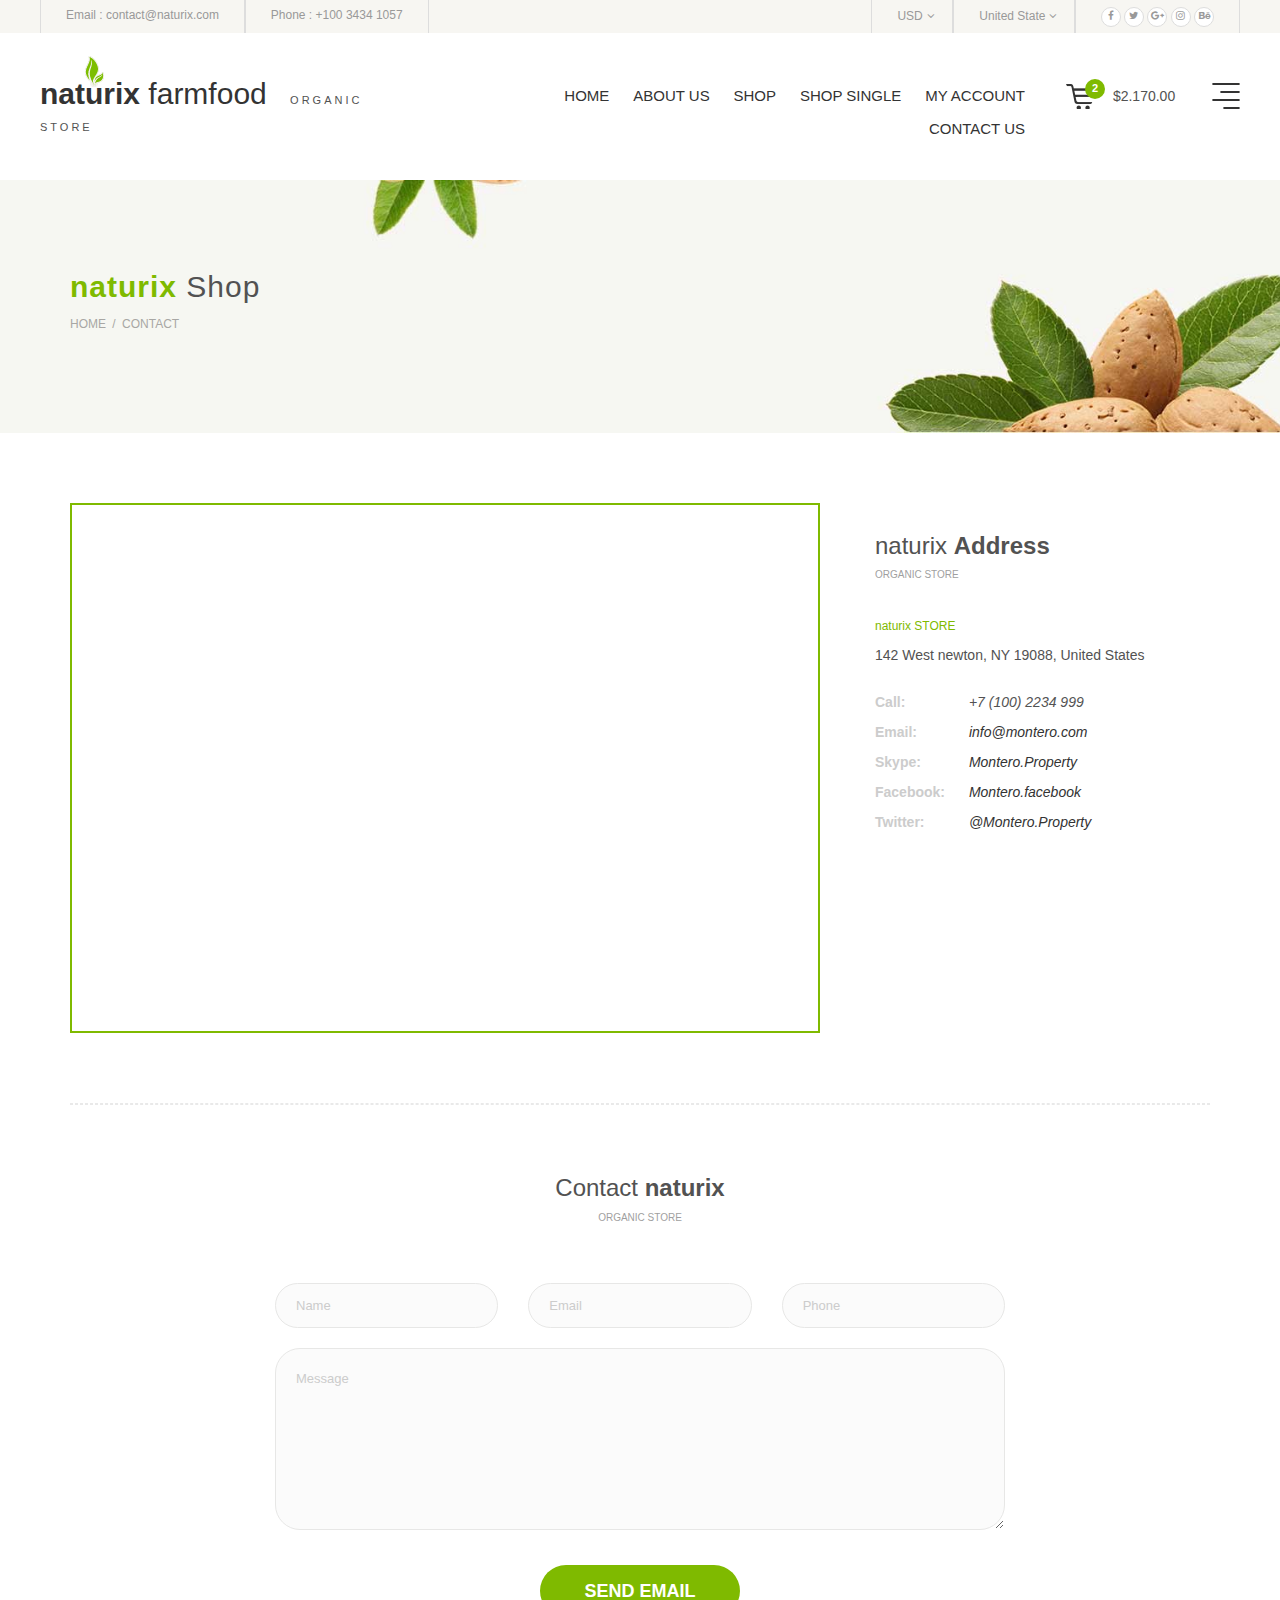
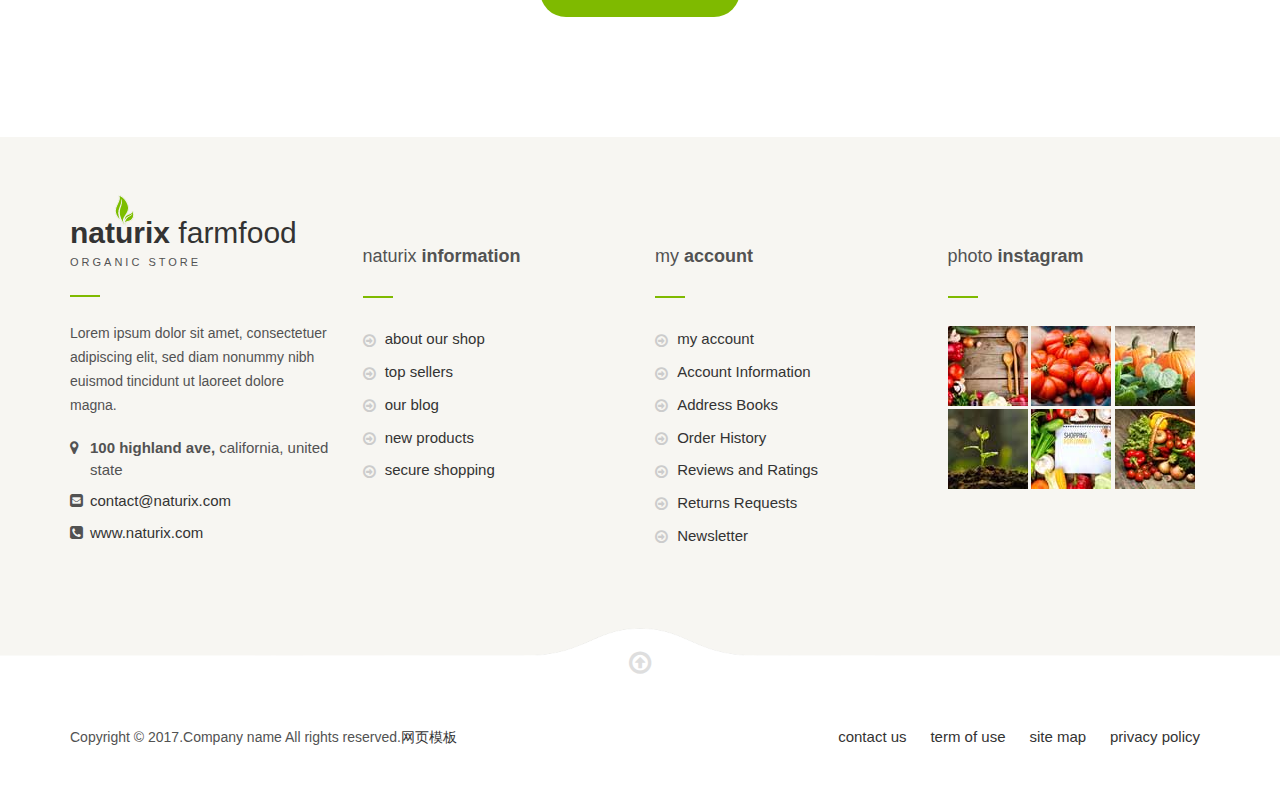
<file: FreshMall/contact.html>
﻿<!DOCTYPE html>
<!--[if IE 7]><html class="no-js ie7 oldie" lang="en-US"> <![endif]-->
<!--[if IE 8]><html class="no-js ie8 oldie" lang="en-US"> <![endif]-->
<!--[if gt IE 8]><!-->
<html lang="en">
    <head>
        <meta charset="utf-8">
        <!--[if IE]><meta http-equiv="X-UA-Compatible" content="IE=edge"><![endif]-->
        <meta name="viewport" content="width=device-width, initial-scale=1">
        <meta name="description" content="">
        <meta name="author" content="">

        <title>naturix</title>

        <!-- Font Icon -->
        <link href="assets/css/plugin/font-awesome.min.css" rel="stylesheet" type="text/css">  

        <!-- CSS Global -->
        <link href="assets/css/plugin/bootstrap.min.css" rel="stylesheet" type="text/css">  
        <link href="assets/css/plugin/bootstrap-select.min.css" rel="stylesheet" type="text/css"> 
        <link href="assets/css/plugin/owl.carousel.css" rel="stylesheet" type="text/css">
        <link href="assets/css/plugin/animate.css" rel="stylesheet" type="text/css"> 
        <link href="assets/css/plugin/jquery-ui.min.css" rel="stylesheet" type="text/css"> 

        <!-- Custom CSS -->
        <link href="assets/css/style.css" rel="stylesheet" type="text/css">

        <!-- Color CSS --> 

        <!--[if lt IE 9]>
        <script src="assets/js/plugin/html5shiv.js"></script>
        <script src="assets/js/plugin/respond.js"></script>
        <![endif]-->        
    </head>

    <body id="home" class="wide">

         


        <!-- WRAPPER -->
        <main class="wrapper"> 
            <!-- CONTENT AREA -->

            <!-- Main Header Start -->
            <div class="header-topbar">
                <div class="container-fluid">
                    <div class="left">
                        <ul class="top-nav">
                            <li>
                                <span>Email : </span> <a href="#">contact@naturix.com </a>
                            </li>
                            <li> Phone : +100 3434 1057 </li>
                        </ul>
                    </div>
                    <div class="right">
                        <ul class="top-nav">
                            <li>
                                <form action="#" class="currency">
                                    <div class="search-selectpicker selectpicker-wrapper">
                                        <select  class="selectpicker input-price" data-width="100%"
                                                 data-toggle="tooltip">
                                            <option>USD</option>
                                            <option>EUR</option>
                                            <option>ARS</option>
                                            <option>BRL</option>
                                            <option>XAF</option>
                                            <option>HUF</option>
                                        </select>
                                    </div>                                                   
                                </form> 
                            </li>
                            <li>
                                <form action="#" class="currency">
                                    <div class="search-selectpicker selectpicker-wrapper">
                                        <select class="selectpicker input-price" data-width="100%"
                                                data-toggle="tooltip">
                                            <option>United State</option>
                                            <option>Argentina</option>
                                            <option>Germany</option>
                                            <option>Cameroon</option>
                                            <option>Hungary</option>
                                        </select>
                                    </div>                                                   
                                </form> 
                            </li>
                            <li class="social-icon">
                                <a href="#" class="fa fa-facebook"></a>
                                <a href="#" class="fa fa-twitter"></a>
                                <a href="#" class="fa fa-google-plus"></a>
                                <a href="#" class="fa fa-instagram"></a>
                                <a href="#" class="fa fa-behance"></a>
                            </li>
                        </ul>
                    </div>
                </div>
            </div>
            <header class="main-header white-bg">                  
                <div class="container-fluid rel-div">
                    <div class="col-lg-4 col-sm-8">
                        <div class="main-logo">
                            <a href="index.html"> <strong>naturix <img src="assets/img/icons/logo-icon.png" alt="" /> </strong> <span class="light-font">farmfood</span>  </a>
                            <span class="medium-font">ORGANIC STORE</span>
                        </div>
                    </div>

                    <div class="col-lg-6 responsive-menu">  
                        <div class="responsive-toggle fa fa-bars"> </div>
                        <nav class="fix-navbar" id="primary-navigation">            
                            <ul class="primary-navbar">                                                
                                <li><a href="index.html"> Home</a></li>
                                <li><a href="about-us.html">About Us</a></li>
								<li><a href="shop.html"> shop</a></li> 
								<li><a href="shop-single.html"> shop single </a></li>        
								<li><a href="my-account.html"> my account </a></li>
								<li><a href="contact.html">Contact Us</a></li>
                            </ul>
                        </nav>
                    </div>

                    <div class="col-lg-2 col-sm-4 cart-megamenu">
                        <div class="cart-hover">
                            <a href="#"> <img alt="" src="assets/img/icons/cart-icon.png" /> </a>
                            <span class="cnt crl-bg">2</span> <span class="price">$2.170.00</span>
                            <ul class="pop-up-box cart-popup">
                                <li class="cart-list">
                                    <div class="cart-img"> <img src="assets/img/extra/cart-sm-1.jpg" alt=""> </div>
                                    <div class="cart-title">
                                        <div class="fsz-16">
                                            <a href="#"> <span class="light-font"> organic </span>  <strong>almonds</strong></a>
                                            <h6 class="sub-title-1">DRY FRUITS</h6>
                                        </div>
                                        <div class="price"> 
                                            <strong class="clr-txt">$50.00 </strong> <del class="light-font">$65.00 </del>
                                        </div>
                                    </div>
                                    <div class="close-icon"> <i class="fa fa-close clr-txt"></i> </div>
                                </li>

                                <li class="cart-list">
                                    <div class="cart-img"> <img src="assets/img/extra/cart-sm-2.jpg" alt=""> </div>
                                    <div class="cart-title">
                                        <div class="fsz-16">
                                            <a href="#"> <span class="light-font"> organic </span>  <strong>pepper</strong></a>
                                            <h6 class="sub-title-1">VEGETABLES</h6>
                                        </div>
                                        <div class="price"> 
                                            <strong class="clr-txt">$50.00 </strong> <del class="light-font">$65.00 </del>
                                        </div>
                                    </div>
                                    <div class="close-icon"> <i class="fa fa-close clr-txt"></i> </div>
                                </li>

                                <li class="cart-list">
                                    <div class="cart-img"> <img src="assets/img/extra/cart-sm-3.jpg" alt=""> </div>
                                    <div class="cart-title">
                                        <div class="fsz-16">
                                            <a href="#"> <span class="light-font"> organic </span>  <strong>onion</strong></a>
                                            <h6 class="sub-title-1">VAGETABLES</h6>
                                        </div>
                                        <div class="price"> 
                                            <strong class="clr-txt">$50.00 </strong> <del class="light-font">$65.00 </del>
                                        </div>
                                    </div>
                                    <div class="close-icon"> <i class="fa fa-close clr-txt"></i> </div>
                                </li>

                                <li class="cart-list sub-total">
                                    <div class="pull-left"> 
                                        <strong>Subtotal</strong>
                                    </div>
                                    <div class="pull-right"> 
                                        <strong class="clr-txt">$150.00</strong>
                                    </div>
                                </li>
                                <li class="cart-list buttons">
                                    <div class="pull-left"> 
                                        <a href="cart.html" class="theme-btn-sm-2">View Cart</a>
                                    </div>
                                    <div class="pull-right"> 
                                        <a href="checkout.html" class="theme-btn-sm-3"> Checkout </a>
                                    </div>
                                </li>
                            </ul>
                        </div>
                        <div class="mega-submenu">

                            <span class="nav-trigger">
                                <a class="menu-toggle" href="#"> <img src="assets/img/icons/menu.png" alt="" /> </a>
                            </span>
                            <div class="mega-dropdown-menu">
                                <a class="menu-toggle fa fa-close" href="#">  </a>
                                <div class="slider-mega-menu">
                                    <div class="menu-block">
                                        <div class="menu-caption">                                                               
                                            <h2 class="menu-title"> <span class="light-font"> Fresh </span>  <strong>Fruits</strong> </h2>
                                            <ul class="sub-list">
                                                <li> <a href="#">Banana</a> </li>
                                                <li> <a href="#">Water Melon </a> </li>
                                                <li> <a href="#">Blackberry </a> </li>
                                                <li> <a href="#">Plume</a> </li>
                                                <li> <a href="#">Orange</a> </li>
                                                <li> <a href="#">Lemon</a> </li>
                                                <li> <a href="#">Pineapple</a> </li>
                                                <li> <a href="#">Apple</a> </li>
                                                <li> <a href="#">Kiwi</a> </li>
                                            </ul>
                                            <h2 class="title"> <a href="#" class="clr-txt"> All Fruits </a> </h2>
                                        </div>
                                        <div class="menu-img">
                                            <img alt="" src="assets/img/extra/menu-1.png" />
                                        </div>
                                    </div>  
                                    <div class="menu-block">
                                        <div class="menu-caption">                                                               
                                            <h2 class="menu-title"> <span class="light-font"> Fresh </span>  <strong>Vegetables</strong> </h2>
                                            <ul class="sub-list">
                                                <li> <a href="#">Cabbage</a> </li>
                                                <li> <a href="#">Garlic </a> </li>
                                                <li> <a href="#">Onion </a> </li>
                                                <li> <a href="#">Plume</a> </li>
                                                <li> <a href="#">Carrot</a> </li>
                                                <li> <a href="#">Papper</a> </li>
                                                <li> <a href="#">Mushrome</a> </li>
                                                <li> <a href="#">Apple</a> </li>
                                                <li> <a href="#">Kiwi</a> </li>
                                            </ul>
                                            <h2 class="title"> <a href="#" class="clr-txt"> All Vegetables </a> </h2>
                                        </div>
                                        <div class="menu-img">
                                            <img alt="" src="assets/img/extra/menu-2.png" />
                                        </div>
                                    </div>  
                                    <div class="menu-block">
                                        <div class="menu-caption">                                                               
                                            <h2 class="menu-title"> <span class="light-font"> Fresh </span>  <strong>Dread Juices</strong> </h2>
                                            <ul class="sub-list">
                                                <li> <a href="#">Banana Juice</a> </li>
                                                <li> <a href="#">Water Melon Juice</a> </li>
                                                <li> <a href="#">Blackberry Juice</a> </li>
                                                <li> <a href="#">Plume Juice</a> </li>
                                                <li> <a href="#">Orange Juice</a> </li>
                                                <li> <a href="#">Lemon Juice</a> </li>
                                                <li> <a href="#">Pineapple Juice</a> </li>
                                                <li> <a href="#">Apple Juice</a> </li>
                                                <li> <a href="#">Kiwi Juice</a> </li>
                                            </ul>
                                            <h2 class="title"> <a href="#" class="clr-txt"> All Dread juices </a> </h2>
                                        </div>
                                        <div class="menu-img">
                                            <img alt="" src="assets/img/extra/menu-3.png" />
                                        </div>
                                    </div>  
                                    <div class="menu-block">
                                        <div class="menu-caption">                                                               
                                            <h2 class="menu-title"> <span class="light-font"> Fresh </span>  <strong>Juices</strong> </h2>
                                            <ul class="sub-list">
                                                <li> <a href="#">Banana Juice</a> </li>
                                                <li> <a href="#">Water Melon Juice</a> </li>
                                                <li> <a href="#">Blackberry Juice</a> </li>
                                                <li> <a href="#">Plume Juice</a> </li>
                                                <li> <a href="#">Orange Juice</a> </li>
                                                <li> <a href="#">Lemon Juice</a> </li>
                                                <li> <a href="#">Pineapple Juice</a> </li>
                                                <li> <a href="#">Apple Juice</a> </li>
                                                <li> <a href="#">Kiwi Juice</a> </li>
                                            </ul>
                                            <h2 class="title"> <a href="#" class="clr-txt"> All Fresh Juices </a> </h2>
                                        </div>
                                        <div class="menu-img">
                                            <img alt="" src="assets/img/extra/menu-1.png" />
                                        </div>
                                    </div>  
                                    <div class="menu-block">
                                        <div class="menu-caption">                                                               
                                            <h2 class="menu-title"> <span class="light-font"> Fresh </span>  <strong>Breads</strong> </h2>
                                            <ul class="sub-list">
                                                <li> <a href="#">Banana</a> </li>
                                                <li> <a href="#">Water Melon </a> </li>
                                                <li> <a href="#">Blackberry </a> </li>
                                                <li> <a href="#">Plume</a> </li>
                                                <li> <a href="#">Orange</a> </li>
                                                <li> <a href="#">Lemon</a> </li>
                                                <li> <a href="#">Pineapple</a> </li>
                                                <li> <a href="#">Apple</a> </li>
                                                <li> <a href="#">Kiwi</a> </li>
                                            </ul>
                                            <h2 class="title"> <a href="#" class="clr-txt"> All Fresh Bread </a> </h2>
                                        </div>
                                        <div class="menu-img">
                                            <img alt="" src="assets/img/extra/menu-5.png" />
                                        </div>
                                    </div>  
                                    <div class="menu-block">
                                        <div class="menu-caption">                                                               
                                            <h2 class="menu-title"> <span class="light-font"> Fresh </span>  <strong>Tea</strong> </h2>
                                            <ul class="sub-list">
                                                <li> <a href="#">Cabbage</a> </li>
                                                <li> <a href="#">Garlic </a> </li>
                                                <li> <a href="#">Onion </a> </li>
                                                <li> <a href="#">Plume</a> </li>
                                                <li> <a href="#">Carrot</a> </li>
                                                <li> <a href="#">Papper</a> </li>
                                                <li> <a href="#">Mushrome</a> </li>
                                                <li> <a href="#">Apple</a> </li>
                                                <li> <a href="#">Kiwi</a> </li>
                                            </ul>
                                            <h2 class="title"> <a href="#" class="clr-txt"> All Freash Tea </a> </h2>
                                        </div>
                                        <div class="menu-img">
                                            <img alt="" src="assets/img/extra/menu-6.png" />
                                        </div>
                                    </div> 
                                </div>
                            </div>
                        </div>
                        <div class="responsive-toggle fa fa-bars"> </div>
                    </div>

                </div>  
            </header>
            <!-- / Main Header Ends -->   

            <!--Breadcrumb Section Start-->
            <section class="breadcrumb-bg">                
                <div class="theme-container container ">                       
                    <div class="site-breadcumb white-clr">                        
                        <h2 class="section-title"> <strong class="clr-txt">naturix </strong> <span class="light-font">Shop </span> </h2>
                        <ol class="breadcrumb breadcrumb-menubar">
                            <li> <a href="#"> Home </a> Contact  </li>                             
                        </ol>
                    </div>  
                </div>
            </section>
            <!--Breadcrumb Section End-->


            <!-- Shop Starts-->
            <section class="contact-wrap sec-space-bottom">
                <div class="container rel-div pt-50">

                    <div class="row">
                        <div class="col-md-8">
                            <div class="contact-map">  <div id="map"></div> </div>
                        </div>
                        <div class="col-md-4">
                            <div class="contact-details">
                                <h3 class="fsz-25"><span class="light-font">naturix  </span> <strong>Address </strong>  </h3> 
                                <h6 class="sub-title-1 pb-15">ORGANIC STORE</h6>

                                <h5 class="clr-txt fsz-12 pt-15">naturix STORE</h5>
                                <p>142 West newton, NY 19088, United States</p>

                                <ul>
                                    <li> <strong>Call:  </strong> <i>+7 (100) 2234 999</i> </li>
                                    <li> <strong>Email: </strong> <i> <a href='#'>info@montero.com</a> </i> </li>
                                    <li> <strong>Skype: </strong> <i> <a href='#'> Montero.Property </a> </i> </li>
                                    <li> <strong>Facebook: </strong> <i>  <a href='#'> Montero.facebook </a> </i> </li>
                                    <li> <strong>Twitter: </strong> <i>  <a href='#'> @Montero.Property </a> </i> </li>
                                </ul>

                            </div>
                        </div>
                    </div>

                    <div class="divider-full-1"></div>

                    <div class="pt-50 col-md-8 col-md-offset-2">
                        <h3 class="fsz-25 text-center"><span class="light-font">Contact </span> <strong>naturix </strong>  </h3> 
                        <h6 class="sub-title-1 text-center">ORGANIC STORE</h6>

                        <div class="contact-form pt-50">
                            <form class="contact-form row">
                                <div class="form-group col-sm-4">
                                    <input class="form-control" placeholder="Name" required="" type="text">                                                                                     
                                </div>
                                <div class="form-group col-sm-4">
                                    <input class="form-control" placeholder="Email" required="" type="email">                                                                                     
                                </div>
                                <div class="form-group col-sm-4">
                                    <input class="form-control" placeholder="Phone" type="text">                                                                                     
                                </div>
                                <div class="form-group col-sm-12">
                                    <textarea class="form-control"  placeholder="Message" cols="12" rows="4"></textarea>                                                                                     
                                </div>
                                <div class="form-group col-sm-12 text-center pt-15">                                               
                                    <button class="theme-btn" type="submit"> <strong> SEND EMAIL </strong> </button>                                            
                                </div>
                            </form>
                        </div>
                    </div>

                </div>                
            </section>
            <!-- / Shop Ends -->      

            <!-- / CONTENT AREA -->

            <!-- FOOTER -->
            <footer class="page-footer"> 
                <section class="sec-space light-bg">
                    <div class="container">
                        <div class="row">
                            <div class="col-md-3 col-sm-12 footer-widget">
                                <div class="main-logo">
                                    <a href="index.html"> <strong>naturix <img src="assets/img/icons/logo-icon.png" alt="" /> </strong> <span class="light-font">farmfood</span>  </a>
                                    <span class="medium-font">ORGANIC STORE</span>
                                </div>
                                <span class="divider-2"></span>
                                <div class="text-widget">
                                    <p>Lorem ipsum dolor sit amet, consectetuer adipiscing elit, sed diam nonummy nibh euismod tincidunt ut laoreet dolore magna.</p>
                                    <ul>
                                        <li> <i class="fa fa-map-marker"></i> <span> <strong>100 highland ave,</strong> california, united state </span> </li>
                                        <li> <i class="fa fa-envelope-square"></i> <span><a href="#">contact@naturix.com</a> </span> </li>
                                        <li> <i class="fa fa-phone-square"></i> <span><a href="#">www.naturix.com</a> </span> </li>
                                    </ul>
                                </div>
                            </div>
                            <div class="col-md-3 col-sm-4 footer-widget">
                                <h2 class="title-1">  <span class="light-font">naturix  </span> <strong>information </strong> </h2>
                                <span class="divider-2"></span>
                                <ul class="list">
                                    <li> <a href="#"> about our shop </a> </li>
                                    <li> <a href="#"> top sellers </a> </li>
                                    <li> <a href="#"> our blog </a> </li>
                                    <li> <a href="#"> new products </a> </li>
                                    <li> <a href="#"> secure shopping </a> </li>
                                </ul>
                            </div>
                            <div class="col-md-3 col-sm-4 footer-widget">
                                <h2 class="title-1">  <span class="light-font">my  </span> <strong>account </strong> </h2>
                                <span class="divider-2"></span>
                                <ul class="list">
                                    <li> <a href="my-account.html"> my account </a> </li>
                                    <li><a href="account-information.html"> Account Information </a></li>
                                    <li><a href="address-book.html"> Address Books</a></li>
                                    <li><a href="order-history.html"> Order History</a></li>
                                    <li><a href="review-rating.html"> Reviews and Ratings</a></li>
                                    <li><a href="return.html"> Returns Requests</a></li>
                                    <li><a href="newsletter.html"> Newsletter</a></li>
                                </ul>
                            </div>
                            <div class="col-md-3 col-sm-4 footer-widget">
                                <h2 class="title-1">  <span class="light-font">photo  </span> <strong>instagram </strong> </h2>
                                <span class="divider-2"></span>
                                <ul class="instagram-widget">
                                    <li> <a href="#"> <img src="assets/img/extra/80x80-1.jpg" alt="" /> </a> </li>
                                    <li> <a href="#"> <img src="assets/img/extra/80x80-2.jpg" alt="" /> </a> </li>
                                    <li> <a href="#"> <img src="assets/img/extra/80x80-3.jpg" alt="" /> </a> </li>
                                    <li> <a href="#"> <img src="assets/img/extra/80x80-4.jpg" alt="" /> </a> </li>
                                    <li> <a href="#"> <img src="assets/img/extra/80x80-5.jpg" alt="" /> </a> </li>
                                    <li> <a href="#"> <img src="assets/img/extra/80x80-6.jpg" alt="" /> </a> </li>
                                </ul>
                            </div>
                        </div>
                    </div>
                </section>
                <section class="footer-bottom">
                    <div class="pattern"> 
                        <img alt="" src="assets/img/icons/white-pattern.png">
                    </div>
                    <div id="to-top" class="to-top"> <i class="fa fa-arrow-circle-o-up"></i> </div>
                    <div class="container ptb-50">
                        <div class="row">
                            <div class="col-md-6 col-sm-5">
                                <p>Copyright &copy; 2017.Company name All rights reserved.<a target="_blank" href="http://sc.naturix.com/moban/">&#x7F51;&#x9875;&#x6A21;&#x677F;</a></p>
                            </div>
                            <div class="col-md-6 col-sm-7">
                                <ul class="primary-navbar footer-menu">
                                    <li> <a href="#">contact us </a> </li>
                                    <li> <a href="#">term of use  </a> </li>
                                    <li> <a href="#">site map  </a> </li>
                                    <li> <a href="#">privacy policy</a> </li>
                                </ul>
                            </div>
                        </div>
                    </div>
                </section>
            </footer>
            <!-- /FOOTER -->

            <div id="to-top-mb" class="to-top mb"> <i class="fa fa-arrow-circle-o-up"></i> </div>

        </main>
        <!-- /WRAPPER -->

        <!-- JS Global -->
        <script src="assets/js/plugin/jquery-2.2.4.min.js"></script>   
        <script src="assets/js/plugin/bootstrap.min.js"></script>
        <script src="assets/js/plugin/bootstrap-select.min.js"></script>       
        <script src="assets/js/plugin/owl.carousel.min.js"></script>

        <!-- Custom JS -->   
        <script src="assets/js/theme.js"></script>
        <!--<script src="http://ditu.google.cn/maps/api/js?key=AIzaSyBwarlVfqlWKfonKl9T0wr9VGC0ynvbdiU&callback=initMap" async defer></script>-->

    </body>
</html>
</file>
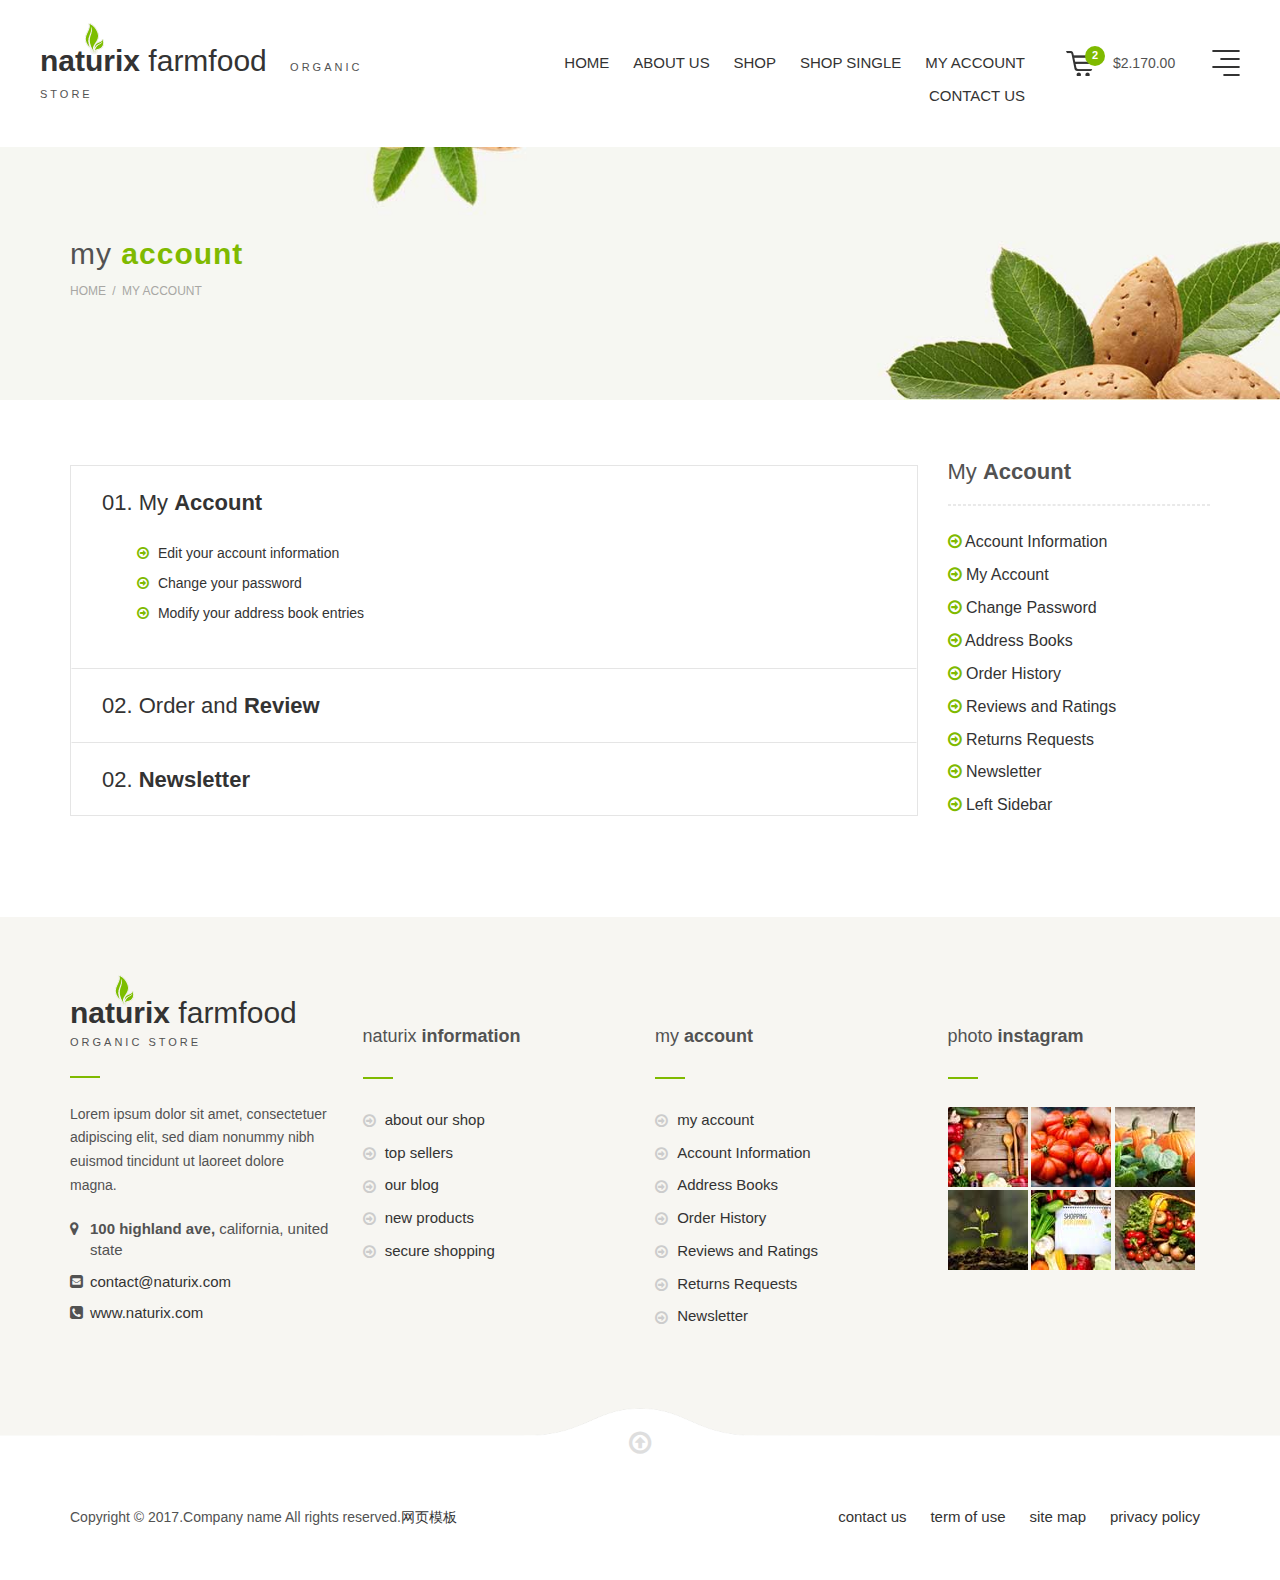
<file: FreshMall/my-account.html>
﻿<!DOCTYPE html>
<!--[if IE 7]><html class="no-js ie7 oldie" lang="en-US"> <![endif]-->
<!--[if IE 8]><html class="no-js ie8 oldie" lang="en-US"> <![endif]-->
<!--[if gt IE 8]><!-->
<html lang="en">
    <head>
        <meta charset="utf-8">
        <!--[if IE]><meta http-equiv="X-UA-Compatible" content="IE=edge"><![endif]-->
        <meta name="viewport" content="width=device-width, initial-scale=1">
        <meta name="description" content="">
        <meta name="author" content="">

        <title>naturix</title>

        <!-- Font Icon -->
        <link href="assets/css/plugin/font-awesome.min.css" rel="stylesheet" type="text/css">  

        <!-- CSS Global -->
        <link href="assets/css/plugin/bootstrap.min.css" rel="stylesheet" type="text/css">  
        <link href="assets/css/plugin/bootstrap-select.min.css" rel="stylesheet" type="text/css">  
        <link href="assets/css/plugin/owl.carousel.css" rel="stylesheet" type="text/css">
        <link href="assets/css/plugin/animate.css" rel="stylesheet" type="text/css"> 

        <!-- Custom CSS -->
        <link href="assets/css/style.css" rel="stylesheet" type="text/css">

        <!-- Color CSS --> 

        <!--[if lt IE 9]>
        <script src="assets/js/plugin/html5shiv.js"></script>
        <script src="assets/js/plugin/respond.js"></script>
        <![endif]-->        
    </head>

    <body id="home" class="wide">

         



        <!-- WRAPPER -->
        <main class="wrapper"> 
            <!-- CONTENT AREA -->

            <!-- Main Header Start -->
            <header class="main-header white-bg">                  
                <div class="container-fluid rel-div">
                    <div class="col-lg-4 col-sm-8">
                        <div class="main-logo">
                            <a href="index.html"> <strong>naturix <img src="assets/img/icons/logo-icon.png" alt="" /> </strong> <span class="light-font">farmfood</span>  </a>
                            <span class="medium-font">ORGANIC STORE</span>
                        </div>
                    </div>

                    <div class="col-lg-6 responsive-menu">  
                        <div class="responsive-toggle fa fa-bars"> </div>
                        <nav class="fix-navbar" id="primary-navigation">            
                            <ul class="primary-navbar">                                                
                                <li><a href="index.html"> Home</a></li>
                                <li><a href="about-us.html">About Us</a></li>
								<li><a href="shop.html"> shop</a></li> 
								<li><a href="shop-single.html"> shop single </a></li>        
								<li><a href="my-account.html"> my account </a></li>
								<li><a href="contact.html">Contact Us</a></li>
                            </ul>                           
                        </nav>
                    </div>

                    <div class="col-lg-2 col-sm-4 cart-megamenu">
                        <div class="cart-hover">
                            <a href="#"> <img alt="" src="assets/img/icons/cart-icon.png" /> </a>
                            <span class="cnt crl-bg">2</span> <span class="price">$2.170.00</span>
                            <ul class="pop-up-box cart-popup">
                                <li class="cart-list">
                                    <div class="cart-img"> <img src="assets/img/extra/cart-sm-1.jpg" alt=""> </div>
                                    <div class="cart-title">
                                        <div class="fsz-16">
                                            <a href="#"> <span class="light-font"> organic </span>  <strong>almonds</strong></a>
                                            <h6 class="sub-title-1">DRY FRUITS</h6>
                                        </div>
                                        <div class="price"> 
                                            <strong class="clr-txt">$50.00 </strong> <del class="light-font">$65.00 </del>
                                        </div>
                                    </div>
                                    <div class="close-icon"> <i class="fa fa-close clr-txt"></i> </div>
                                </li>

                                <li class="cart-list">
                                    <div class="cart-img"> <img src="assets/img/extra/cart-sm-2.jpg" alt=""> </div>
                                    <div class="cart-title">
                                        <div class="fsz-16">
                                            <a href="#"> <span class="light-font"> organic </span>  <strong>pepper</strong></a>
                                            <h6 class="sub-title-1">VEGETABLES</h6>
                                        </div>
                                        <div class="price"> 
                                            <strong class="clr-txt">$50.00 </strong> <del class="light-font">$65.00 </del>
                                        </div>
                                    </div>
                                    <div class="close-icon"> <i class="fa fa-close clr-txt"></i> </div>
                                </li>

                                <li class="cart-list">
                                    <div class="cart-img"> <img src="assets/img/extra/cart-sm-3.jpg" alt=""> </div>
                                    <div class="cart-title">
                                        <div class="fsz-16">
                                            <a href="#"> <span class="light-font"> organic </span>  <strong>onion</strong></a>
                                            <h6 class="sub-title-1">VAGETABLES</h6>
                                        </div>
                                        <div class="price"> 
                                            <strong class="clr-txt">$50.00 </strong> <del class="light-font">$65.00 </del>
                                        </div>
                                    </div>
                                    <div class="close-icon"> <i class="fa fa-close clr-txt"></i> </div>
                                </li>

                                <li class="cart-list sub-total">
                                    <div class="pull-left"> 
                                        <strong>Subtotal</strong>
                                    </div>
                                    <div class="pull-right"> 
                                        <strong class="clr-txt">$150.00</strong>
                                    </div>
                                </li>
                                <li class="cart-list buttons">
                                    <div class="pull-left"> 
                                        <a href="cart.html" class="theme-btn-sm-2">View Cart</a>
                                    </div>
                                    <div class="pull-right"> 
                                        <a href="checkout.html" class="theme-btn-sm-3"> Checkout </a>
                                    </div>
                                </li>
                            </ul>
                        </div>
                        <div class="mega-submenu">

                            <span class="nav-trigger">
                                <a class="menu-toggle" href="#"> <img src="assets/img/icons/menu.png" alt="" /> </a>
                            </span>
                            <div class="mega-dropdown-menu">
                                <a class="menu-toggle fa fa-close" href="#">  </a>
                                <div class="slider-mega-menu">
                                    <div class="menu-block">
                                        <div class="menu-caption">                                                               
                                            <h2 class="menu-title"> <span class="light-font"> Fresh </span>  <strong>Fruits</strong> </h2>
                                            <ul class="sub-list">
                                                <li> <a href="#">Banana</a> </li>
                                                <li> <a href="#">Water Melon </a> </li>
                                                <li> <a href="#">Blackberry </a> </li>
                                                <li> <a href="#">Plume</a> </li>
                                                <li> <a href="#">Orange</a> </li>
                                                <li> <a href="#">Lemon</a> </li>
                                                <li> <a href="#">Pineapple</a> </li>
                                                <li> <a href="#">Apple</a> </li>
                                                <li> <a href="#">Kiwi</a> </li>
                                            </ul>
                                            <h2 class="title"> <a href="#" class="clr-txt"> All Fruits </a> </h2>
                                        </div>
                                        <div class="menu-img">
                                            <img alt="" src="assets/img/extra/menu-1.png" />
                                        </div>
                                    </div>  
                                    <div class="menu-block">
                                        <div class="menu-caption">                                                               
                                            <h2 class="menu-title"> <span class="light-font"> Fresh </span>  <strong>Vegetables</strong> </h2>
                                            <ul class="sub-list">
                                                <li> <a href="#">Cabbage</a> </li>
                                                <li> <a href="#">Garlic </a> </li>
                                                <li> <a href="#">Onion </a> </li>
                                                <li> <a href="#">Plume</a> </li>
                                                <li> <a href="#">Carrot</a> </li>
                                                <li> <a href="#">Papper</a> </li>
                                                <li> <a href="#">Mushrome</a> </li>
                                                <li> <a href="#">Apple</a> </li>
                                                <li> <a href="#">Kiwi</a> </li>
                                            </ul>
                                            <h2 class="title"> <a href="#" class="clr-txt"> All Vegetables </a> </h2>
                                        </div>
                                        <div class="menu-img">
                                            <img alt="" src="assets/img/extra/menu-2.png" />
                                        </div>
                                    </div>  
                                    <div class="menu-block">
                                        <div class="menu-caption">                                                               
                                            <h2 class="menu-title"> <span class="light-font"> Fresh </span>  <strong>Dread Juices</strong> </h2>
                                            <ul class="sub-list">
                                                <li> <a href="#">Banana Juice</a> </li>
                                                <li> <a href="#">Water Melon Juice</a> </li>
                                                <li> <a href="#">Blackberry Juice</a> </li>
                                                <li> <a href="#">Plume Juice</a> </li>
                                                <li> <a href="#">Orange Juice</a> </li>
                                                <li> <a href="#">Lemon Juice</a> </li>
                                                <li> <a href="#">Pineapple Juice</a> </li>
                                                <li> <a href="#">Apple Juice</a> </li>
                                                <li> <a href="#">Kiwi Juice</a> </li>
                                            </ul>
                                            <h2 class="title"> <a href="#" class="clr-txt"> All Dread juices </a> </h2>
                                        </div>
                                        <div class="menu-img">
                                            <img alt="" src="assets/img/extra/menu-3.png" />
                                        </div>
                                    </div>  
                                    <div class="menu-block">
                                        <div class="menu-caption">                                                               
                                            <h2 class="menu-title"> <span class="light-font"> Fresh </span>  <strong>Juices</strong> </h2>
                                            <ul class="sub-list">
                                                <li> <a href="#">Banana Juice</a> </li>
                                                <li> <a href="#">Water Melon Juice</a> </li>
                                                <li> <a href="#">Blackberry Juice</a> </li>
                                                <li> <a href="#">Plume Juice</a> </li>
                                                <li> <a href="#">Orange Juice</a> </li>
                                                <li> <a href="#">Lemon Juice</a> </li>
                                                <li> <a href="#">Pineapple Juice</a> </li>
                                                <li> <a href="#">Apple Juice</a> </li>
                                                <li> <a href="#">Kiwi Juice</a> </li>
                                            </ul>
                                            <h2 class="title"> <a href="#" class="clr-txt"> All Fresh Juices </a> </h2>
                                        </div>
                                        <div class="menu-img">
                                            <img alt="" src="assets/img/extra/menu-1.png" />
                                        </div>
                                    </div>  
                                    <div class="menu-block">
                                        <div class="menu-caption">                                                               
                                            <h2 class="menu-title"> <span class="light-font"> Fresh </span>  <strong>Breads</strong> </h2>
                                            <ul class="sub-list">
                                                <li> <a href="#">Banana</a> </li>
                                                <li> <a href="#">Water Melon </a> </li>
                                                <li> <a href="#">Blackberry </a> </li>
                                                <li> <a href="#">Plume</a> </li>
                                                <li> <a href="#">Orange</a> </li>
                                                <li> <a href="#">Lemon</a> </li>
                                                <li> <a href="#">Pineapple</a> </li>
                                                <li> <a href="#">Apple</a> </li>
                                                <li> <a href="#">Kiwi</a> </li>
                                            </ul>
                                            <h2 class="title"> <a href="#" class="clr-txt"> All Fresh Bread </a> </h2>
                                        </div>
                                        <div class="menu-img">
                                            <img alt="" src="assets/img/extra/menu-5.png" />
                                        </div>
                                    </div>  
                                    <div class="menu-block">
                                        <div class="menu-caption">                                                               
                                            <h2 class="menu-title"> <span class="light-font"> Fresh </span>  <strong>Tea</strong> </h2>
                                            <ul class="sub-list">
                                                <li> <a href="#">Cabbage</a> </li>
                                                <li> <a href="#">Garlic </a> </li>
                                                <li> <a href="#">Onion </a> </li>
                                                <li> <a href="#">Plume</a> </li>
                                                <li> <a href="#">Carrot</a> </li>
                                                <li> <a href="#">Papper</a> </li>
                                                <li> <a href="#">Mushrome</a> </li>
                                                <li> <a href="#">Apple</a> </li>
                                                <li> <a href="#">Kiwi</a> </li>
                                            </ul>
                                            <h2 class="title"> <a href="#" class="clr-txt"> All Freash Tea </a> </h2>
                                        </div>
                                        <div class="menu-img">
                                            <img alt="" src="assets/img/extra/menu-6.png" />
                                        </div>
                                    </div> 
                                </div>
                            </div>
                        </div>
                        <div class="responsive-toggle fa fa-bars"> </div>
                    </div>

                </div>  
            </header>
            <!-- / Main Header Ends -->   

            <!--Breadcrumb Section Start-->
            <section class="breadcrumb-bg">                
                <div class="theme-container container ">                       
                    <div class="site-breadcumb">                        
                        <h2 class="section-title"> <span class="light-font">my </span> <strong class="clr-txt">account </strong> </h2>
                        <ol class="breadcrumb breadcrumb-menubar">
                            <li> <a href="#"> Home </a> my account  </li>                             
                        </ol>
                    </div>  
                </div>
            </section>
            <!--Breadcrumb Section End-->

            <!-- My Account Starts-->
            <section class="account-page ptb-50">
                <div class="container"> 
                    <div class="row">  
                        <aside class="col-md-9 col-sm-8 ptb-15">
                            <div class="panel-group chk-panel" id="accordion">
                                <div class="panel"> 
                                    <div class="accordion-heading">                              
                                        <a class="title-2" data-toggle="collapse" data-parent="#accordion" href="#accordion-1" aria-expanded="true"> <span class="light-font">01. My </span> <strong> Account </strong> </a>                              
                                    </div>
                                    <div id="accordion-1" class="panel-collapse collapse in">
                                        <div class="account-body">
                                            <ul class="acnt-list">
                                                <li>  
                                                    <i class="fa fa-arrow-circle-o-right clr-txt"></i> 
                                                    <a href="account-information.html"> Edit your account information</a>
                                                </li>
                                                <li> 
                                                     <i class="fa fa-arrow-circle-o-right clr-txt"></i>  
                                                    <a href="cng-pw.html"> Change your password</a>
                                                </li>
                                                <li>          
                                                     <i class="fa fa-arrow-circle-o-right clr-txt"></i> 
                                                    <a href="address-book.html"> Modify your address book entries</a>
                                                </li>
                                            </ul>
                                        </div>
                                    </div>
                                </div>

                                <div class="panel"> 
                                    <div class="accordion-heading">                              
                                        <a class="title-2" data-toggle="collapse" data-parent="#accordion" href="#accordion-2"> <span class="light-font">02. Order and </span> <strong>  Review </strong>  </a>                              
                                    </div>
                                    <div id="accordion-2" class="panel-collapse collapse">
                                        <div class="account-body">
                                            <ul class="acnt-list">
                                                <li>
                                                     <i class="fa fa-arrow-circle-o-right clr-txt"></i> 
                                                    <a href="order-history.html"> View your order history</a>
                                                </li>
                                                <li>
                                                     <i class="fa fa-arrow-circle-o-right clr-txt"></i>  
                                                    <a href="review-rating.html"> Your reviews and ratings</a>
                                                </li>
                                                <li>
                                                     <i class="fa fa-arrow-circle-o-right clr-txt"></i> 
                                                    <a href="return.html"> View your retun requests</a>
                                                </li>
                                            </ul>
                                        </div>
                                    </div>
                                </div>

                                <div class="panel"> 
                                    <div class="accordion-heading">                              
                                        <a class="title-2" data-toggle="collapse" data-parent="#accordion" href="#accordion-3">  <span class="light-font">02. </span> <strong> Newsletter </strong> </a>                              
                                    </div>
                                    <div id="accordion-3" class="panel-collapse collapse">
                                        <div class="account-body">
                                            <ul class="acnt-list">
                                                <li>
                                                    <a href="newsletter.html"> Subscribe / unsubscribe to newsletter</a>
                                                </li>
                                            </ul>
                                        </div>
                                    </div>
                                </div>
                            </div>
                        </aside>                        
                        
                        <!-- Sidebar Starts --> 
                        <aside class="col-md-3 col-sm-4">
                            <div class="widget-wrap">
                                <h2 class="widget-title"> <span class="light-font">My</span> <strong>Account</strong> </h2>
                                <div class="divider-full-1"></div>
                                <ul class="cate-widget">
                                   <li> <i class="fa fa-arrow-circle-o-right clr-txt"></i>  <a href="account-information.html"> Account Information </a></li>
                                    <li class="active"> <i class="fa fa-arrow-circle-o-right clr-txt"></i> <a href="my-account.html"> My Account</a></li>                                        
                                    <li> <i class="fa fa-arrow-circle-o-right clr-txt"></i> <a href="cng-pw.html"> Change Password</a></li>
                                    <li> <i class="fa fa-arrow-circle-o-right clr-txt"></i> <a href="address-book.html"> Address Books</a></li>
                                    <li> <i class="fa fa-arrow-circle-o-right clr-txt"></i> <a href="order-history.html"> Order History</a></li>
                                    <li> <i class="fa fa-arrow-circle-o-right clr-txt"></i> <a href="review-rating.html"> Reviews and Ratings</a></li>
                                    <li> <i class="fa fa-arrow-circle-o-right clr-txt"></i> <a href="return.html"> Returns Requests</a></li>
                                    <li> <i class="fa fa-arrow-circle-o-right clr-txt"></i> <a href="newsletter.html"> Newsletter</a></li>
                                    <li> <i class="fa fa-arrow-circle-o-right clr-txt"></i> <a href="myaccount-leftsidebar.html"> Left Sidebar</a></li>
                                </ul>
                            </div>
                        </aside>   
                        <!-- Sidebar Ends --> 

                    </div>
                </div>
            </section>
            <!-- / My Account Ends -->        

            <!-- / CONTENT AREA -->

            <!-- FOOTER -->
            <footer class="page-footer"> 
                <section class="sec-space light-bg">
                    <div class="container">
                        <div class="row">
                            <div class="col-md-3 col-sm-12 footer-widget">
                                <div class="main-logo">
                                    <a href="index.html"> <strong>naturix <img src="assets/img/icons/logo-icon.png" alt="" /> </strong> <span class="light-font">farmfood</span>  </a>
                                    <span class="medium-font">ORGANIC STORE</span>
                                </div>
                                <span class="divider-2"></span>
                                <div class="text-widget">
                                    <p>Lorem ipsum dolor sit amet, consectetuer adipiscing elit, sed diam nonummy nibh euismod tincidunt ut laoreet dolore magna.</p>
                                    <ul>
                                        <li> <i class="fa fa-map-marker"></i> <span> <strong>100 highland ave,</strong> california, united state </span> </li>
                                        <li> <i class="fa fa-envelope-square"></i> <span><a href="#">contact@naturix.com</a> </span> </li>
                                        <li> <i class="fa fa-phone-square"></i> <span><a href="#">www.naturix.com</a> </span> </li>
                                    </ul>
                                </div>
                            </div>
                            <div class="col-md-3 col-sm-4 footer-widget">
                                <h2 class="title-1">  <span class="light-font">naturix  </span> <strong>information </strong> </h2>
                                <span class="divider-2"></span>
                                <ul class="list">
                                    <li> <a href="#"> about our shop </a> </li>
                                    <li> <a href="#"> top sellers </a> </li>
                                    <li> <a href="#"> our blog </a> </li>
                                    <li> <a href="#"> new products </a> </li>
                                    <li> <a href="#"> secure shopping </a> </li>
                                </ul>
                            </div>
                            <div class="col-md-3 col-sm-4 footer-widget">
                                <h2 class="title-1">  <span class="light-font">my  </span> <strong>account </strong> </h2>
                                <span class="divider-2"></span>
                                <ul class="list">
                                    <li> <a href="my-account.html"> my account </a> </li>
                                    <li><a href="account-information.html"> Account Information </a></li>
                                    <li><a href="address-book.html"> Address Books</a></li>
                                    <li><a href="order-history.html"> Order History</a></li>
                                    <li><a href="review-rating.html"> Reviews and Ratings</a></li>
                                    <li><a href="return.html"> Returns Requests</a></li>
                                    <li><a href="newsletter.html"> Newsletter</a></li>
                                </ul>
                            </div>
                            <div class="col-md-3 col-sm-4 footer-widget">
                                <h2 class="title-1">  <span class="light-font">photo  </span> <strong>instagram </strong> </h2>
                                <span class="divider-2"></span>
                                <ul class="instagram-widget">
                                    <li> <a href="#"> <img src="assets/img/extra/80x80-1.jpg" alt="" /> </a> </li>
                                    <li> <a href="#"> <img src="assets/img/extra/80x80-2.jpg" alt="" /> </a> </li>
                                    <li> <a href="#"> <img src="assets/img/extra/80x80-3.jpg" alt="" /> </a> </li>
                                    <li> <a href="#"> <img src="assets/img/extra/80x80-4.jpg" alt="" /> </a> </li>
                                    <li> <a href="#"> <img src="assets/img/extra/80x80-5.jpg" alt="" /> </a> </li>
                                    <li> <a href="#"> <img src="assets/img/extra/80x80-6.jpg" alt="" /> </a> </li>
                                </ul>
                            </div>
                        </div>
                    </div>
                </section>
                <section class="footer-bottom">
                    <div class="pattern"> 
                        <img alt="" src="assets/img/icons/white-pattern.png">
                    </div>
                    <div id="to-top" class="to-top"> <i class="fa fa-arrow-circle-o-up"></i> </div>
                    <div class="container ptb-50">
                        <div class="row">
                            <div class="col-md-6 col-sm-5">
                                <p>Copyright &copy; 2017.Company name All rights reserved.<a target="_blank" href="http://sc.naturix.com/moban/">&#x7F51;&#x9875;&#x6A21;&#x677F;</a></p>
                            </div>
                            <div class="col-md-6 col-sm-7">
                                <ul class="primary-navbar footer-menu">
                                    <li> <a href="#">contact us </a> </li>
                                    <li> <a href="#">term of use  </a> </li>
                                    <li> <a href="#">site map  </a> </li>
                                    <li> <a href="#">privacy policy</a> </li>
                                </ul>
                            </div>
                        </div>
                    </div>
                </section>
            </footer>
            <!-- /FOOTER -->

            <div id="to-top-mb" class="to-top mb"> <i class="fa fa-arrow-circle-o-up"></i> </div>
            
        </main>
        <!-- /WRAPPER -->

        <!-- JS Global -->
        <script src="assets/js/plugin/jquery-2.2.4.min.js"></script>   
        <script src="assets/js/plugin/bootstrap.min.js"></script>
        <script src="assets/js/plugin/bootstrap-select.min.js"></script>
        <script src="assets/js/plugin/owl.carousel.min.js"></script>


        <!-- Custom JS -->   
        <script src="assets/js/theme.js"></script>


    </body>
</html>
</file>
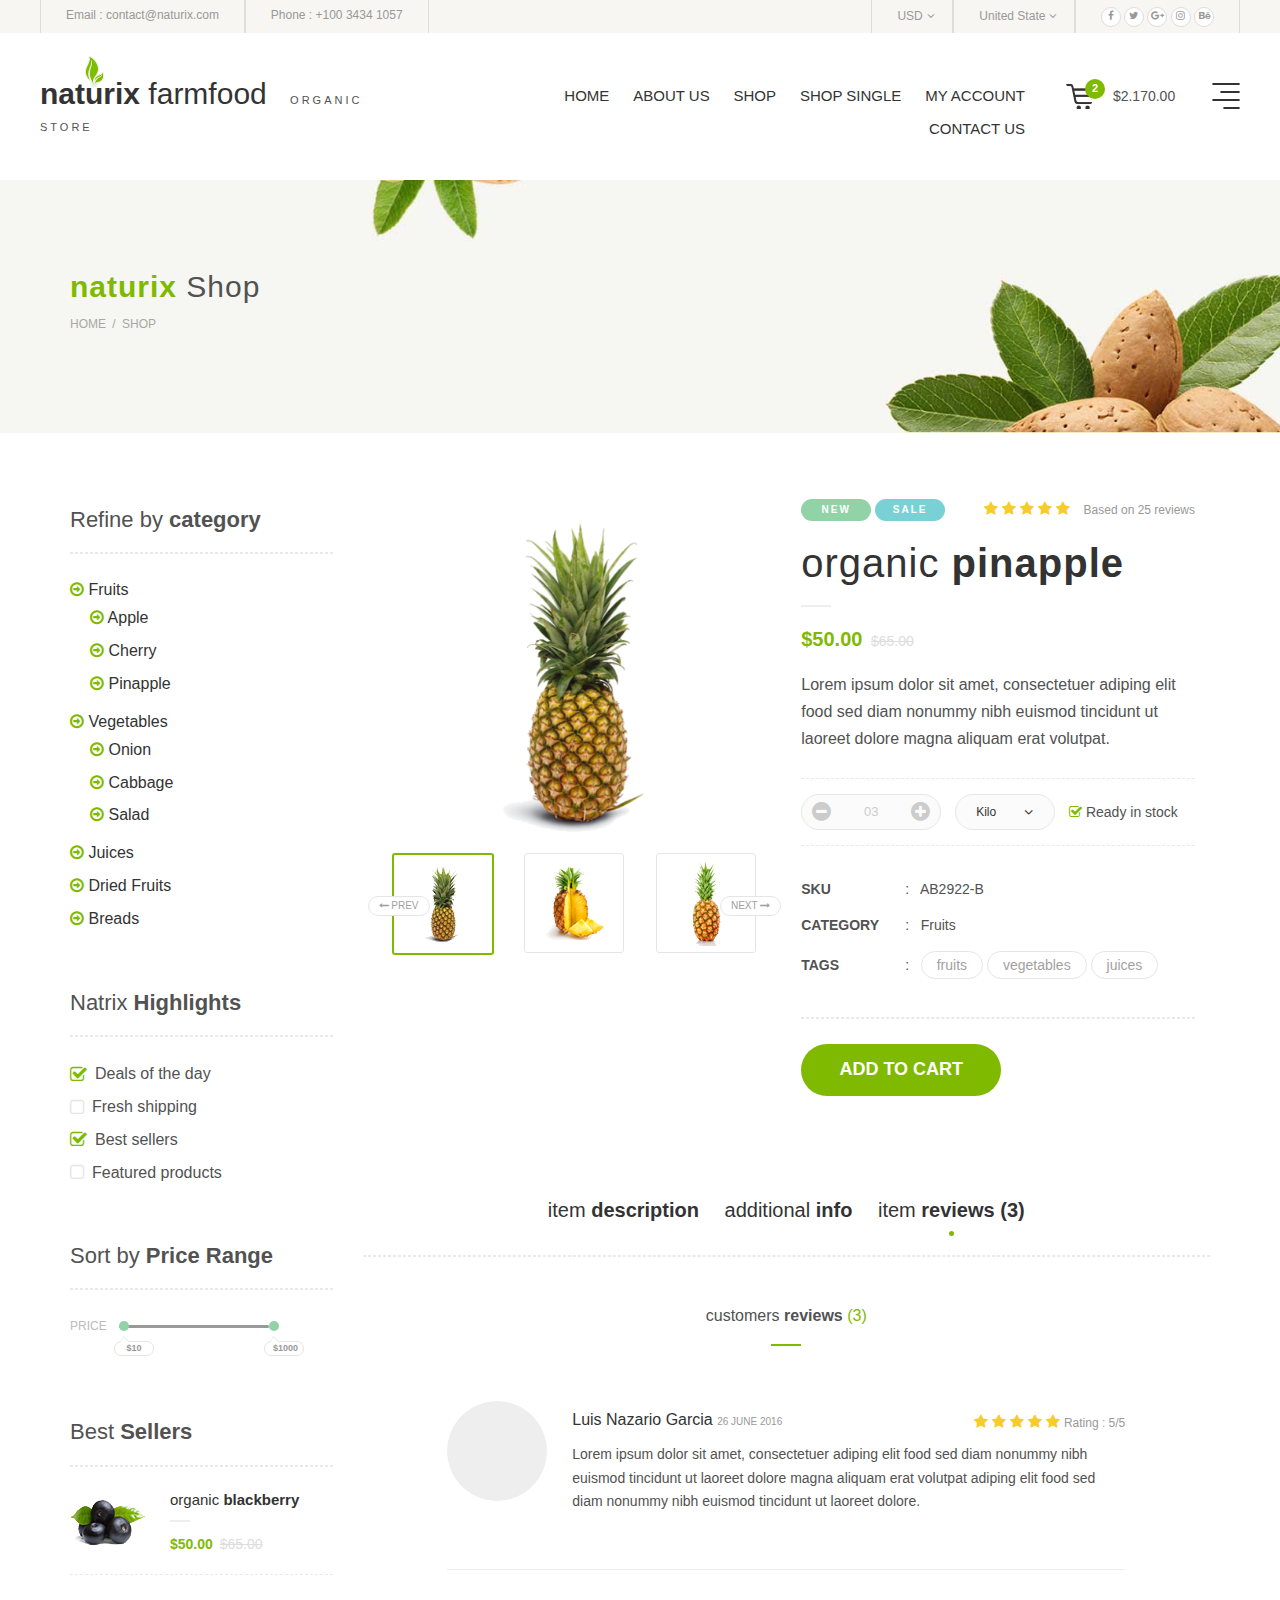
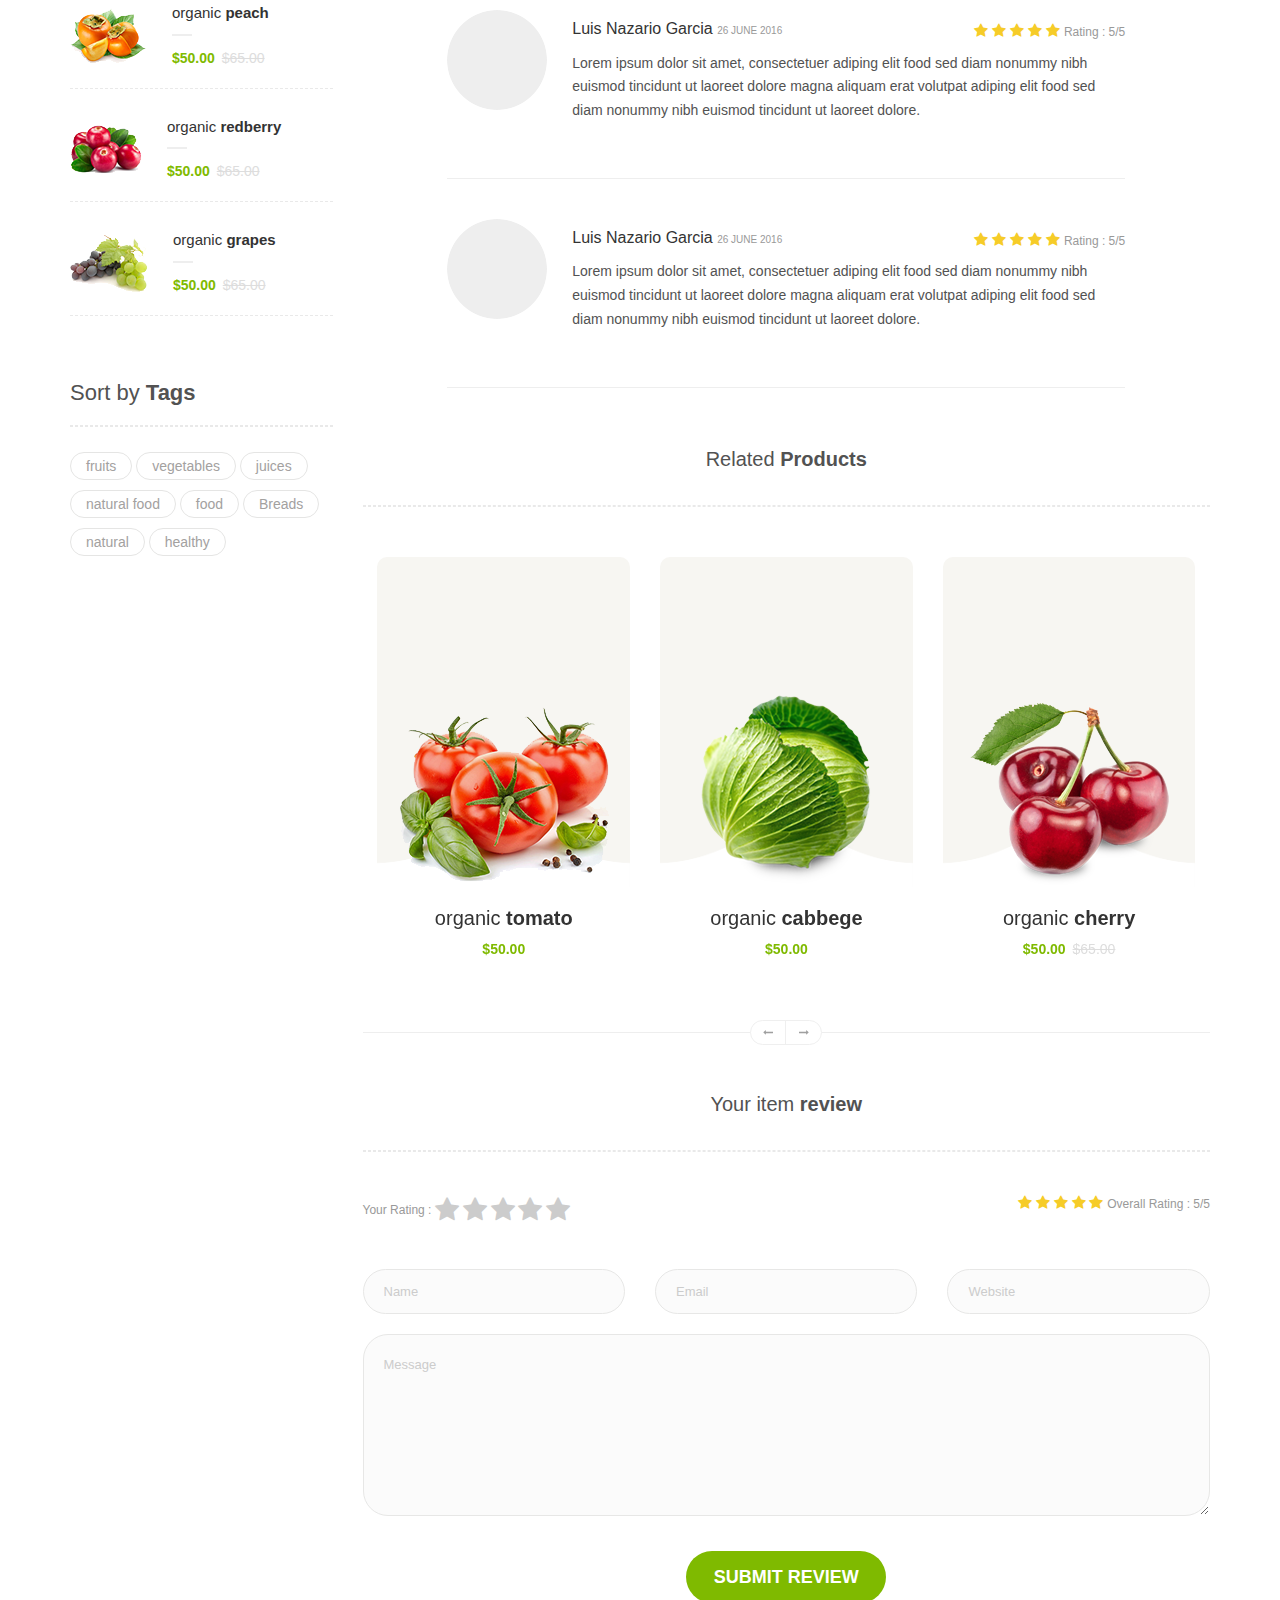
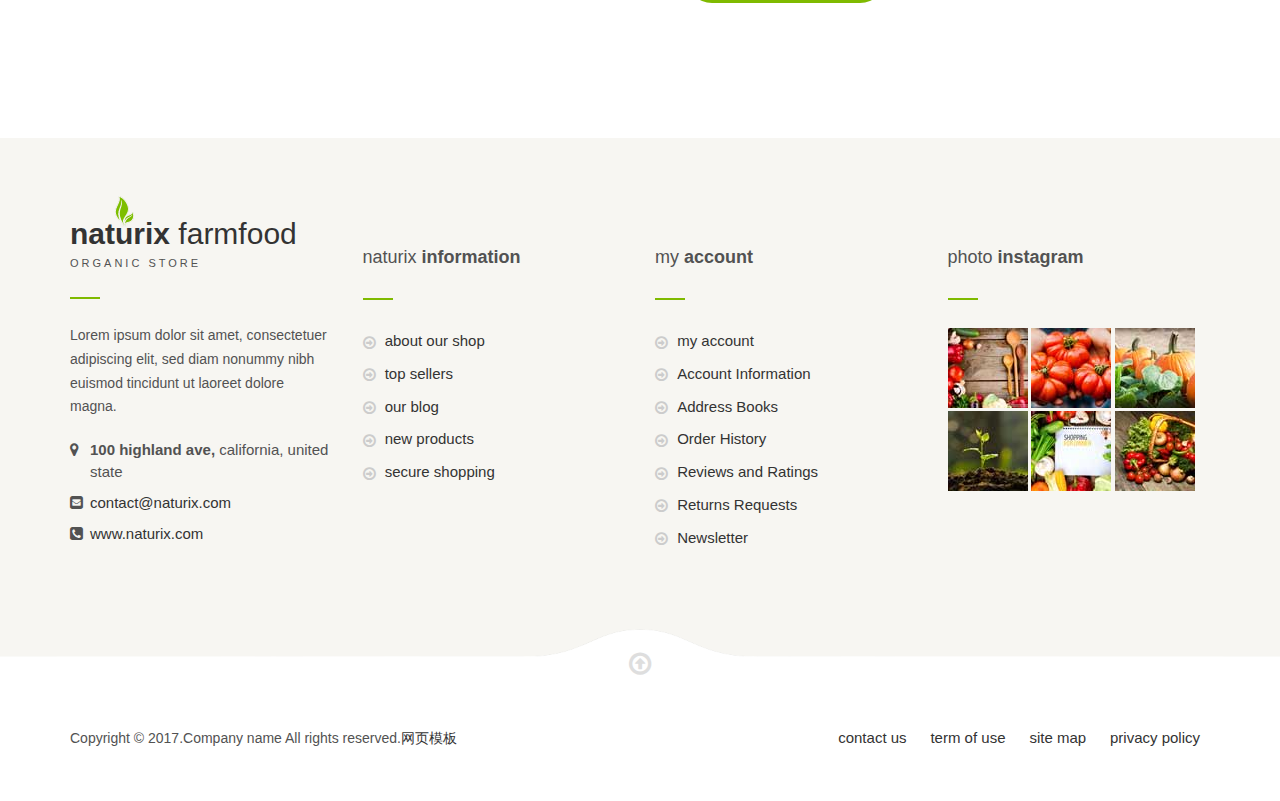
<file: FreshMall/shop-single.html>
﻿<!DOCTYPE html>
<!--[if IE 7]><html class="no-js ie7 oldie" lang="en-US"> <![endif]-->
<!--[if IE 8]><html class="no-js ie8 oldie" lang="en-US"> <![endif]-->
<!--[if gt IE 8]><!-->
<html lang="en">
    <head>
        <meta charset="utf-8">
        <!--[if IE]><meta http-equiv="X-UA-Compatible" content="IE=edge"><![endif]-->
        <meta name="viewport" content="width=device-width, initial-scale=1">
        <meta name="description" content="">
        <meta name="author" content="">

        <title>naturix</title>

        <!-- Font Icon -->
        <link href="assets/css/plugin/font-awesome.min.css" rel="stylesheet" type="text/css">  

        <!-- CSS Global -->
        <link href="assets/css/plugin/bootstrap.min.css" rel="stylesheet" type="text/css">  
        <link href="assets/css/plugin/bootstrap-select.min.css" rel="stylesheet" type="text/css"> 
        <link href="assets/css/plugin/owl.carousel.css" rel="stylesheet" type="text/css">
        <link href="assets/css/plugin/animate.css" rel="stylesheet" type="text/css"> 
        <link href="assets/css/plugin/jquery-ui.min.css" rel="stylesheet" type="text/css"> 

        <!-- Custom CSS -->
        <link href="assets/css/style.css" rel="stylesheet" type="text/css">

        <!-- Color CSS --> 

        <!--[if lt IE 9]>
        <script src="assets/js/plugin/html5shiv.js"></script>
        <script src="assets/js/plugin/respond.js"></script>
        <![endif]-->        
    </head>

    <body id="home" class="wide">
         



        <!-- WRAPPER -->
        <main class="wrapper"> 
            <!-- CONTENT AREA -->

            <!-- Main Header Start -->
            <div class="header-topbar">
                <div class="container-fluid">
                    <div class="left">
                        <ul class="top-nav">
                            <li>
                                <span>Email : </span> <a href="#">contact@naturix.com </a>
                            </li>
                            <li> Phone : +100 3434 1057 </li>
                        </ul>
                    </div>
                    <div class="right">
                        <ul class="top-nav">
                            <li>
                                <form action="#" class="currency">
                                    <div class="search-selectpicker selectpicker-wrapper">
                                        <select  class="selectpicker input-price" data-width="100%"
                                                 data-toggle="tooltip">
                                            <option>USD</option>
                                            <option>EUR</option>
                                            <option>ARS</option>
                                            <option>BRL</option>
                                            <option>XAF</option>
                                            <option>HUF</option>
                                        </select>
                                    </div>                                                   
                                </form> 
                            </li>
                            <li>
                                <form action="#" class="currency">
                                    <div class="search-selectpicker selectpicker-wrapper">
                                        <select class="selectpicker input-price" data-width="100%"
                                                data-toggle="tooltip">
                                            <option>United State</option>
                                            <option>Argentina</option>
                                            <option>Germany</option>
                                            <option>Cameroon</option>
                                            <option>Hungary</option>
                                        </select>
                                    </div>                                                   
                                </form> 
                            </li>
                            <li class="social-icon">
                                <a href="#" class="fa fa-facebook"></a>
                                <a href="#" class="fa fa-twitter"></a>
                                <a href="#" class="fa fa-google-plus"></a>
                                <a href="#" class="fa fa-instagram"></a>
                                <a href="#" class="fa fa-behance"></a>
                            </li>
                        </ul>
                    </div>
                </div>
            </div>
            <header class="main-header white-bg">                  
                <div class="container-fluid rel-div">
                    <div class="col-lg-4 col-sm-8">
                        <div class="main-logo">
                            <a href="index.html"> <strong>naturix <img src="assets/img/icons/logo-icon.png" alt="" /> </strong> <span class="light-font">farmfood</span>  </a>
                            <span class="medium-font">ORGANIC STORE</span>
                        </div>
                    </div>

                    <div class="col-lg-6 responsive-menu">  
                        <div class="responsive-toggle fa fa-bars"> </div>
                        <nav class="fix-navbar" id="primary-navigation">            
                            <ul class="primary-navbar">                                                
                                <li><a href="index.html"> Home</a></li>
                                <li><a href="about-us.html">About Us</a></li>
								<li><a href="shop.html"> shop</a></li> 
								<li><a href="shop-single.html"> shop single </a></li>        
								<li><a href="my-account.html"> my account </a></li>
								<li><a href="contact.html">Contact Us</a></li>
                            </ul>                           
                        </nav>
                    </div>

                    <div class="col-lg-2 col-sm-4 cart-megamenu">
                        <div class="cart-hover">
                            <a href="#"> <img alt="" src="assets/img/icons/cart-icon.png" /> </a>
                            <span class="cnt crl-bg">2</span> <span class="price">$2.170.00</span>
                            <ul class="pop-up-box cart-popup">
                                <li class="cart-list">
                                    <div class="cart-img"> <img src="assets/img/extra/cart-sm-1.jpg" alt=""> </div>
                                    <div class="cart-title">
                                        <div class="fsz-16">
                                            <a href="#"> <span class="light-font"> organic </span>  <strong>almonds</strong></a>
                                            <h6 class="sub-title-1">DRY FRUITS</h6>
                                        </div>
                                        <div class="price"> 
                                            <strong class="clr-txt">$50.00 </strong> <del class="light-font">$65.00 </del>
                                        </div>
                                    </div>
                                    <div class="close-icon"> <i class="fa fa-close clr-txt"></i> </div>
                                </li>

                                <li class="cart-list">
                                    <div class="cart-img"> <img src="assets/img/extra/cart-sm-2.jpg" alt=""> </div>
                                    <div class="cart-title">
                                        <div class="fsz-16">
                                            <a href="#"> <span class="light-font"> organic </span>  <strong>pepper</strong></a>
                                            <h6 class="sub-title-1">VEGETABLES</h6>
                                        </div>
                                        <div class="price"> 
                                            <strong class="clr-txt">$50.00 </strong> <del class="light-font">$65.00 </del>
                                        </div>
                                    </div>
                                    <div class="close-icon"> <i class="fa fa-close clr-txt"></i> </div>
                                </li>

                                <li class="cart-list">
                                    <div class="cart-img"> <img src="assets/img/extra/cart-sm-3.jpg" alt=""> </div>
                                    <div class="cart-title">
                                        <div class="fsz-16">
                                            <a href="#"> <span class="light-font"> organic </span>  <strong>onion</strong></a>
                                            <h6 class="sub-title-1">VAGETABLES</h6>
                                        </div>
                                        <div class="price"> 
                                            <strong class="clr-txt">$50.00 </strong> <del class="light-font">$65.00 </del>
                                        </div>
                                    </div>
                                    <div class="close-icon"> <i class="fa fa-close clr-txt"></i> </div>
                                </li>

                                <li class="cart-list sub-total">
                                    <div class="pull-left"> 
                                        <strong>Subtotal</strong>
                                    </div>
                                    <div class="pull-right"> 
                                        <strong class="clr-txt">$150.00</strong>
                                    </div>
                                </li>
                                <li class="cart-list buttons">
                                    <div class="pull-left"> 
                                        <a href="cart.html" class="theme-btn-sm-2">View Cart</a>
                                    </div>
                                    <div class="pull-right"> 
                                        <a href="checkout.html" class="theme-btn-sm-3"> Checkout </a>
                                    </div>
                                </li>
                            </ul>
                        </div>
                        <div class="mega-submenu">

                            <span class="nav-trigger">
                                <a class="menu-toggle" href="#"> <img src="assets/img/icons/menu.png" alt="" /> </a>
                            </span>
                            <div class="mega-dropdown-menu">
                                <a class="menu-toggle fa fa-close" href="#">  </a>
                                <div class="slider-mega-menu">
                                    <div class="menu-block">
                                        <div class="menu-caption">                                                               
                                            <h2 class="menu-title"> <span class="light-font"> Fresh </span>  <strong>Fruits</strong> </h2>
                                            <ul class="sub-list">
                                                <li> <a href="#">Banana</a> </li>
                                                <li> <a href="#">Water Melon </a> </li>
                                                <li> <a href="#">Blackberry </a> </li>
                                                <li> <a href="#">Plume</a> </li>
                                                <li> <a href="#">Orange</a> </li>
                                                <li> <a href="#">Lemon</a> </li>
                                                <li> <a href="#">Pineapple</a> </li>
                                                <li> <a href="#">Apple</a> </li>
                                                <li> <a href="#">Kiwi</a> </li>
                                            </ul>
                                            <h2 class="title"> <a href="#" class="clr-txt"> All Fruits </a> </h2>
                                        </div>
                                        <div class="menu-img">
                                            <img alt="" src="assets/img/extra/menu-1.png" />
                                        </div>
                                    </div>  
                                    <div class="menu-block">
                                        <div class="menu-caption">                                                               
                                            <h2 class="menu-title"> <span class="light-font"> Fresh </span>  <strong>Vegetables</strong> </h2>
                                            <ul class="sub-list">
                                                <li> <a href="#">Cabbage</a> </li>
                                                <li> <a href="#">Garlic </a> </li>
                                                <li> <a href="#">Onion </a> </li>
                                                <li> <a href="#">Plume</a> </li>
                                                <li> <a href="#">Carrot</a> </li>
                                                <li> <a href="#">Papper</a> </li>
                                                <li> <a href="#">Mushrome</a> </li>
                                                <li> <a href="#">Apple</a> </li>
                                                <li> <a href="#">Kiwi</a> </li>
                                            </ul>
                                            <h2 class="title"> <a href="#" class="clr-txt"> All Vegetables </a> </h2>
                                        </div>
                                        <div class="menu-img">
                                            <img alt="" src="assets/img/extra/menu-2.png" />
                                        </div>
                                    </div>  
                                    <div class="menu-block">
                                        <div class="menu-caption">                                                               
                                            <h2 class="menu-title"> <span class="light-font"> Fresh </span>  <strong>Dread Juices</strong> </h2>
                                            <ul class="sub-list">
                                                <li> <a href="#">Banana Juice</a> </li>
                                                <li> <a href="#">Water Melon Juice</a> </li>
                                                <li> <a href="#">Blackberry Juice</a> </li>
                                                <li> <a href="#">Plume Juice</a> </li>
                                                <li> <a href="#">Orange Juice</a> </li>
                                                <li> <a href="#">Lemon Juice</a> </li>
                                                <li> <a href="#">Pineapple Juice</a> </li>
                                                <li> <a href="#">Apple Juice</a> </li>
                                                <li> <a href="#">Kiwi Juice</a> </li>
                                            </ul>
                                            <h2 class="title"> <a href="#" class="clr-txt"> All Dread juices </a> </h2>
                                        </div>
                                        <div class="menu-img">
                                            <img alt="" src="assets/img/extra/menu-3.png" />
                                        </div>
                                    </div>  
                                    <div class="menu-block">
                                        <div class="menu-caption">                                                               
                                            <h2 class="menu-title"> <span class="light-font"> Fresh </span>  <strong>Juices</strong> </h2>
                                            <ul class="sub-list">
                                                <li> <a href="#">Banana Juice</a> </li>
                                                <li> <a href="#">Water Melon Juice</a> </li>
                                                <li> <a href="#">Blackberry Juice</a> </li>
                                                <li> <a href="#">Plume Juice</a> </li>
                                                <li> <a href="#">Orange Juice</a> </li>
                                                <li> <a href="#">Lemon Juice</a> </li>
                                                <li> <a href="#">Pineapple Juice</a> </li>
                                                <li> <a href="#">Apple Juice</a> </li>
                                                <li> <a href="#">Kiwi Juice</a> </li>
                                            </ul>
                                            <h2 class="title"> <a href="#" class="clr-txt"> All Fresh Juices </a> </h2>
                                        </div>
                                        <div class="menu-img">
                                            <img alt="" src="assets/img/extra/menu-1.png" />
                                        </div>
                                    </div>  
                                    <div class="menu-block">
                                        <div class="menu-caption">                                                               
                                            <h2 class="menu-title"> <span class="light-font"> Fresh </span>  <strong>Breads</strong> </h2>
                                            <ul class="sub-list">
                                                <li> <a href="#">Banana</a> </li>
                                                <li> <a href="#">Water Melon </a> </li>
                                                <li> <a href="#">Blackberry </a> </li>
                                                <li> <a href="#">Plume</a> </li>
                                                <li> <a href="#">Orange</a> </li>
                                                <li> <a href="#">Lemon</a> </li>
                                                <li> <a href="#">Pineapple</a> </li>
                                                <li> <a href="#">Apple</a> </li>
                                                <li> <a href="#">Kiwi</a> </li>
                                            </ul>
                                            <h2 class="title"> <a href="#" class="clr-txt"> All Fresh Bread </a> </h2>
                                        </div>
                                        <div class="menu-img">
                                            <img alt="" src="assets/img/extra/menu-5.png" />
                                        </div>
                                    </div>  
                                    <div class="menu-block">
                                        <div class="menu-caption">                                                               
                                            <h2 class="menu-title"> <span class="light-font"> Fresh </span>  <strong>Tea</strong> </h2>
                                            <ul class="sub-list">
                                                <li> <a href="#">Cabbage</a> </li>
                                                <li> <a href="#">Garlic </a> </li>
                                                <li> <a href="#">Onion </a> </li>
                                                <li> <a href="#">Plume</a> </li>
                                                <li> <a href="#">Carrot</a> </li>
                                                <li> <a href="#">Papper</a> </li>
                                                <li> <a href="#">Mushrome</a> </li>
                                                <li> <a href="#">Apple</a> </li>
                                                <li> <a href="#">Kiwi</a> </li>
                                            </ul>
                                            <h2 class="title"> <a href="#" class="clr-txt"> All Freash Tea </a> </h2>
                                        </div>
                                        <div class="menu-img">
                                            <img alt="" src="assets/img/extra/menu-6.png" />
                                        </div>
                                    </div> 
                                </div>
                            </div>
                        </div>
                        <div class="responsive-toggle fa fa-bars"> </div>
                    </div>

                </div>  
            </header>
            <!-- / Main Header Ends -->   

            <!--Breadcrumb Section Start-->
            <section class="breadcrumb-bg">                
                <div class="theme-container container ">                       
                    <div class="site-breadcumb white-clr">                        
                        <h2 class="section-title"> <strong class="clr-txt">naturix </strong> <span class="light-font">Shop </span> </h2>
                        <ol class="breadcrumb breadcrumb-menubar">
                            <li> <a href="#"> Home </a> SHOP  </li>                             
                        </ol>
                    </div>  
                </div>
            </section>
            <!--Breadcrumb Section End-->


            <!-- Shop Starts-->
            <section class="shop-wrap sec-space-bottom">
                <div class="container rel-div pt-50">
                    <div class="row">
                        <div class="col-md-3 pt-15">
                            <div class="widget-wrap">
                                <h2 class="widget-title"> <span class="light-font">Refine by</span> <strong>category</strong> </h2>
                                <div class="divider-full-1"></div>
                                <ul class="cate-widget">
                                    <li> <i class="fa fa-arrow-circle-o-right clr-txt"></i> <a href="#">Fruits</a> 
                                        <ul class="cate-widget">
                                            <li> <i class="fa fa-arrow-circle-o-right clr-txt"></i> <a href="#">Apple</a> </li>
                                            <li> <i class="fa fa-arrow-circle-o-right clr-txt"></i> <a href="#">Cherry</a> </li>
                                            <li> <i class="fa fa-arrow-circle-o-right clr-txt"></i> <a href="#">Pinapple</a> </li>
                                        </ul>
                                    </li>
                                    <li> <i class="fa fa-arrow-circle-o-right clr-txt"></i> <a href="#">Vegetables</a> 
                                        <ul class="cate-widget">
                                            <li> <i class="fa fa-arrow-circle-o-right clr-txt"></i> <a href="#">Onion</a> </li>
                                            <li> <i class="fa fa-arrow-circle-o-right clr-txt"></i> <a href="#">Cabbage</a> </li>
                                            <li> <i class="fa fa-arrow-circle-o-right clr-txt"></i> <a href="#">Salad</a> </li>
                                        </ul>
                                    </li>
                                    <li> <i class="fa fa-arrow-circle-o-right clr-txt"></i> <a href="#">Juices</a> </li>
                                    <li> <i class="fa fa-arrow-circle-o-right clr-txt"></i> <a href="#">Dried Fruits</a> </li>
                                    <li> <i class="fa fa-arrow-circle-o-right clr-txt"></i> <a href="#">Breads</a> </li>
                                </ul>
                            </div>

                            <div class="widget-wrap">
                                <h2 class="widget-title"> <span class="light-font">Natrix</span> <strong>Highlights</strong> </h2>
                                <div class="divider-full-1"></div>
                                <ul class="checkbox-widget">
                                    <li class="form-group"><label class="checkbox-inline"><input value="" type="checkbox" checked=""> <span>Deals of the day</span></label> </li>
                                    <li class="form-group"><label class="checkbox-inline"><input value="" type="checkbox"> <span>Fresh shipping</span></label> </li>
                                    <li class="form-group"><label class="checkbox-inline"><input value="" type="checkbox" checked=""> <span>Best sellers</span></label> </li>
                                    <li class="form-group"><label class="checkbox-inline"><input value="" type="checkbox"> <span>Featured products</span></label> </li>                                    
                                </ul>
                            </div>

                            <div class="widget-wrap">
                                <h2 class="widget-title"> <span class="light-font">Sort by</span> <strong>Price Range</strong> </h2>
                                <div class="divider-full-1"></div>
                                <div class="sort-range pt-15">
                                    <span>PRICE</span> <div id="price-range"></div>
                                </div>
                            </div>

                            <div class="widget-wrap">
                                <h2 class="widget-title"> <span class="light-font">Best</span> <strong>Sellers</strong> </h2>
                                <div class="divider-full-1"></div>
                                <div class="widget-post pt-15">
                                    <div class="random-prod"> 
                                        <div class="random-img"> 
                                            <img alt="" src="assets/img/extra/post-xs-1.png">
                                        </div>
                                        <div class="random-text"> 
                                            <h3 class="title-1 no-margin"> <a href="#"> <span class="light-font">organic </span> <strong>blackberry </strong> </a> </h3>
                                            <span class="divider"></span>
                                            <div class="price"> 
                                                <strong class="clr-txt">$50.00 </strong> <del class="light-font">$65.00 </del>
                                            </div>
                                        </div>
                                    </div>
                                    <div class="random-prod"> 
                                        <div class="random-img"> 
                                            <img alt="" src="assets/img/extra/post-xs-2.png">
                                        </div>
                                        <div class="random-text"> 
                                            <h3 class="title-1 no-margin"> <a href="#"> <span class="light-font">organic </span> <strong>peach </strong> </a> </h3>
                                            <span class="divider"></span>
                                            <div class="price"> 
                                                <strong class="clr-txt">$50.00 </strong> <del class="light-font">$65.00 </del>
                                            </div>
                                        </div>
                                    </div>
                                    <div class="random-prod"> 
                                        <div class="random-img"> 
                                            <img alt="" src="assets/img/extra/post-xs-3.png">
                                        </div>
                                        <div class="random-text"> 
                                            <h3 class="title-1 no-margin"> <a href="#"> <span class="light-font">organic </span> <strong>redberry </strong> </a> </h3>
                                            <span class="divider"></span>
                                            <div class="price"> 
                                                <strong class="clr-txt">$50.00 </strong> <del class="light-font">$65.00 </del>
                                            </div>
                                        </div>
                                    </div>
                                    <div class="random-prod"> 
                                        <div class="random-img"> 
                                            <img alt="" src="assets/img/extra/post-xs-4.png">
                                        </div>
                                        <div class="random-text"> 
                                            <h3 class="title-1 no-margin"> <a href="#"> <span class="light-font">organic </span> <strong>grapes </strong> </a> </h3>
                                            <span class="divider"></span>
                                            <div class="price"> 
                                                <strong class="clr-txt">$50.00 </strong> <del class="light-font">$65.00 </del>
                                            </div>
                                        </div>
                                    </div>
                                </div>
                            </div>

                            <div class="widget-wrap">
                                <h2 class="widget-title"> <span class="light-font">Sort by</span> <strong>Tags</strong> </h2>
                                <div class="divider-full-1"></div>
                                <ul class="tags-widget">
                                    <li> <a href="#">fruits</a> </li>
                                    <li> <a href="#">vegetables</a> </li>
                                    <li> <a href="#">juices</a> </li>
                                    <li> <a href="#">natural food</a> </li>
                                    <li> <a href="#">food</a> </li>
                                    <li> <a href="#">Breads</a> </li>
                                    <li> <a href="#">natural</a> </li>
                                    <li> <a href="#">healthy</a> </li>
                                </ul>
                            </div>
                        </div>

                        <div class="col-md-9 pt-15">
                            <div class="product-single sec-space-bottom  clearfix">
                                <!-- Single Products Slider Starts --> 
                                <div class="col-lg-6 pb-50 col-sm-8 col-sm-offset-2 col-lg-offset-0">
                                    <div class="prod-slider sync1">
                                        <div class="item"> 
                                            <img src="assets/img/products/prod-single-1.png" alt="">                                           
                                        </div>
                                        <div class="item"> 
                                            <img src="assets/img/products/prod-single-2.png" alt="">                                             
                                        </div>
                                        <div class="item"> 
                                            <img src="assets/img/products/prod-single-3.png" alt="">                                          
                                        </div> 
                                        <div class="item"> 
                                            <img src="assets/img/products/prod-single-1.png" alt="">                                            
                                        </div> 
                                    </div>

                                    <div  class="sync2">
                                        <div class="item"> <a href="#"> <img src="assets/img/products/thumb-1.png" alt=""> </a> </div>
                                        <div class="item"> <a href="#"> <img src="assets/img/products/thumb-2.png" alt=""> </a> </div>
                                        <div class="item"> <a href="#"> <img src="assets/img/products/thumb-3.png" alt=""> </a> </div>
                                        <div class="item"> <a href="#"> <img src="assets/img/products/thumb-1.png" alt=""> </a> </div>
                                    </div>
                                </div>
                                <!-- Single Products Slider Ends --> 

                                <div class="col-lg-6">
                                    <div class="product-content block-inline">

                                        <div class="tag-rate">
                                            <span class="prod-tag tag-1">new</span> <span class="prod-tag tag-2">sale</span>
                                            <div class="rating">
                                                <span class="star active"></span>
                                                <span class="star active"></span>
                                                <span class="star active"></span>
                                                <span class="star active"></span>
                                                <span class="star active"></span> 
                                                <span class="fsz-12 gray-color ml-10"> Based on 25 reviews</span>
                                            </div>
                                        </div>

                                        <div class="single-caption"> 
                                            <h3 class="section-title">
                                                <a href="#"> <span class="light-font"> organic </span>  <strong>pinapple</strong></a>
                                            </h3>
                                            <span class="divider-2"></span>
                                            <p class="price"> 
                                                <strong class="clr-txt fsz-20">$50.00 </strong> <del class="light-font">$65.00 </del>
                                            </p>

                                            <div class="fsz-16">
                                                <p>Lorem ipsum dolor sit amet, consectetuer adiping elit food sed diam nonummy nibh euismod tincidunt ut laoreet dolore magna aliquam erat volutpat. </p>
                                            </div>

                                            <div class="prod-btns">
                                                <div class="quantity">
                                                    <button class="btn minus"><i class="fa fa-minus-circle"></i></button>
                                                    <input title="Qty" placeholder="03" class="form-control qty" type="text">
                                                    <button class="btn plus"><i class="fa fa-plus-circle"></i></button>
                                                </div>
                                                <div class="sort-dropdown">
                                                    <div class="search-selectpicker selectpicker-wrapper">
                                                        <select class="selectpicker input-price"  data-width="100%"
                                                                data-toggle="tooltip">
                                                            <option>Kilo</option>
                                                            <option>2 Kilo</option>
                                                            <option>3 Kilo</option>
                                                            <option>4 Kilo</option>
                                                            <option>5 Kilo</option>
                                                        </select>
                                                    </div>
                                                </div>
                                                <div class="form-group"> <i class="fa  fa-check-square-o clr-txt"></i> <span>Ready in stock</span> </div>
                                            </div>
                                            <ul class="meta">
                                                <li> <strong> SKU </strong> <span>: &nbsp;  AB2922-B</span> </li>
                                                <li> <strong> CATEGORY </strong> <span>:  &nbsp; Fruits</span> </li>
                                                <li class="tags-widget"> <strong> TAGS </strong> <span>: &nbsp; <a href="#">fruits</a> <a href="#">vegetables</a> <a href="#">juices</a></span> </li>
                                            </ul>
                                            <div class="divider-full-1"></div>
                                            <div class="add-cart pt-15">
                                                <a href="#" class="theme-btn btn"> <strong> ADD TO CART </strong> </a>
                                            </div>
                                        </div>
                                    </div>
                                </div> 
                            </div>  

                            <div class="prod-tabs pb-50">
                                <ul class="tabs fsz-20">
                                    <li class=""><a href="#prod-tab-1" data-toggle="tab"> <span class="light-font">item </span> <strong>description </strong> </a></li>
                                    <li class=""><a href="#prod-tab-2" data-toggle="tab"> <span class="light-font">additional </span> <strong>info </strong> </a></li>
                                    <li class="active"><a href="#prod-tab-3" data-toggle="tab"> <span class="light-font">item </span> <strong>reviews (3)</strong> </a></li>
                                </ul>
                                <div class="divider-full-1"></div>

                                <div class="tab-content prod-tab-content">
                                    <div id="prod-tab-1" class="tab-pane fade">
                                        <h3 class="fsz-16"><span class="light-font">item </span> <strong>description </strong>  </h3>
                                        <span class="divider-2 crl-bg"></span>

                                        <div class="block-inline pera">
                                            <p>Lorem ipsum dolor sit amet, consectetuer adiping elit food sed diam nonummy nibh euismod tincidunt ut laoreet dolore magna aliquam erat volutpat adiping elit food sed diam nonummy nibh euismod tincidunt ut laoreet dolore. </p>
                                        </div>

                                    </div>
                                    <div id="prod-tab-2" class="tab-pane fade">
                                        <h3 class="fsz-16"><span class="light-font">additional </span> <strong>info </strong> </h3>
                                        <span class="divider-2 crl-bg"></span>

                                        <div class="block-inline pera">
                                            <p>Lorem ipsum dolor sit amet, consectetuer adiping elit food sed diam nonummy nibh euismod tincidunt ut laoreet dolore magna aliquam erat volutpat adiping elit food sed diam nonummy nibh euismod tincidunt ut laoreet dolore. </p>
                                        </div>
                                    </div>
                                    <div id="prod-tab-3" class="tab-pane fade in active">
                                        <h3 class="fsz-16"><span class="light-font">customers </span> <strong>reviews </strong> <span class="clr-txt">(3)</span> </h3>
                                        <span class="divider-2 crl-bg"></span>

                                        <div class="review-wrap">
                                            <div class="review-img">
                                                <a href="#"> <img alt="" src="assets/img/extra/review-1.png" /> </a>
                                            </div>
                                            <div class="review-caption">
                                                <h4 class="title fsz-16">
                                                    <a href="#">Luis Nazario Garcia</a>
                                                    <span class="fsz-10 gray-color">26 JUNE 2016</span>
                                                </h4>
                                                <div class="rating">
                                                    <span class="star active"></span>
                                                    <span class="star active"></span>
                                                    <span class="star active"></span>
                                                    <span class="star active"></span>
                                                    <span class="star active"></span>
                                                    <span class="fsz-12 gray-color"> Rating : 5/5 </span>
                                                </div>

                                                <div class="block-inline pera">
                                                    <p>Lorem ipsum dolor sit amet, consectetuer adiping elit food sed diam nonummy nibh euismod tincidunt ut laoreet dolore magna aliquam erat volutpat adiping elit food sed diam nonummy nibh euismod tincidunt ut laoreet dolore. </p>
                                                </div>
                                            </div>
                                        </div>

                                        <div class="review-wrap">
                                            <div class="review-img">
                                                <a href="#"> <img alt="" src="assets/img/extra/review-1.png" /> </a>
                                            </div>
                                            <div class="review-caption">
                                                <h4 class="title fsz-16">
                                                    <a href="#">Luis Nazario Garcia</a>
                                                    <span class="fsz-10 gray-color">26 JUNE 2016</span>
                                                </h4>
                                                <div class="rating">
                                                    <span class="star active"></span>
                                                    <span class="star active"></span>
                                                    <span class="star active"></span>
                                                    <span class="star active"></span>
                                                    <span class="star active"></span>
                                                    <span class="fsz-12 gray-color"> Rating : 5/5 </span>
                                                </div>

                                                <div class="block-inline pera">
                                                    <p>Lorem ipsum dolor sit amet, consectetuer adiping elit food sed diam nonummy nibh euismod tincidunt ut laoreet dolore magna aliquam erat volutpat adiping elit food sed diam nonummy nibh euismod tincidunt ut laoreet dolore. </p>
                                                </div>
                                            </div>
                                        </div>

                                        <div class="review-wrap">
                                            <div class="review-img">
                                                <a href="#"> <img alt="" src="assets/img/extra/review-1.png" /> </a>
                                            </div>
                                            <div class="review-caption">
                                                <h4 class="title fsz-16">
                                                    <a href="#">Luis Nazario Garcia</a>
                                                    <span class="fsz-10 gray-color">26 JUNE 2016</span>
                                                </h4>
                                                <div class="rating">
                                                    <span class="star active"></span>
                                                    <span class="star active"></span>
                                                    <span class="star active"></span>
                                                    <span class="star active"></span>
                                                    <span class="star active"></span>
                                                    <span class="fsz-12 gray-color"> Rating : 5/5 </span>
                                                </div>

                                                <div class="block-inline pera">
                                                    <p>Lorem ipsum dolor sit amet, consectetuer adiping elit food sed diam nonummy nibh euismod tincidunt ut laoreet dolore magna aliquam erat volutpat adiping elit food sed diam nonummy nibh euismod tincidunt ut laoreet dolore. </p>
                                                </div>
                                            </div>
                                        </div>

                                    </div>
                                </div>
                            </div>

                            <div class="you-like organic-content pb-50">
                                <h3 class="fsz-20 pb-15 text-center"><span class="light-font">Related  </span> <strong>Products </strong>  </h3>
                                <div class="divider-full-1"></div>
                                <div id="rel-prod-slider" class="rel-prod-slider nav-1">                                        
                                    <div class="item"> 
                                        <div class="product-box"> 
                                            <div class="product-media"> 
                                                <img class="prod-img" alt="" src="assets/img/products/1.png" />     
                                                <img class="shape" alt="" src="assets/img/icons/shap-small.png" />  
                                                <div class="prod-icons"> 
                                                    <a href="#" class="fa fa-heart"></a>
                                                    <a href="#" class="fa fa-shopping-basket"></a>
                                                    <a  href="#product-preview" data-toggle="modal" class="fa fa-expand"></a>
                                                </div>
                                            </div>                                           
                                            <div class="product-caption"> 
                                                <h3 class="product-title">
                                                    <a href="#"> <span class="light-font"> organic </span>  <strong>tomato</strong></a>
                                                </h3>
                                                <div class="price"> 
                                                    <strong class="clr-txt">$50.00 </strong>
                                                </div>
                                            </div>
                                        </div>
                                    </div>
                                    <div class="item"> 
                                        <div class="product-box"> 
                                            <div class="product-media"> 
                                                <img class="prod-img" alt="" src="assets/img/products/2.png" />     
                                                <img class="shape" alt="" src="assets/img/icons/shap-small.png" />
                                                <div class="prod-icons"> 
                                                    <a href="#" class="fa fa-heart"></a>
                                                    <a href="#" class="fa fa-shopping-basket"></a>
                                                    <a  href="#product-preview" data-toggle="modal" class="fa fa-expand"></a>
                                                </div>
                                            </div>

                                            <div class="product-caption"> 
                                                <h3 class="product-title">
                                                    <a href="#"> <span class="light-font"> organic </span>  <strong>cabbege</strong></a>
                                                </h3>
                                                <div class="price"> 
                                                    <strong class="clr-txt">$50.00 </strong>
                                                </div>
                                            </div>
                                        </div>
                                    </div>
                                    <div class="item"> 
                                        <div class="product-box active"> 
                                            <div class="product-media"> 
                                                <img class="prod-img" alt="" src="assets/img/products/3.png" />     
                                                <img class="shape" alt="" src="assets/img/icons/shap-small.png" />
                                                <div class="prod-icons"> 
                                                    <a href="#" class="fa fa-heart"></a>
                                                    <a href="#" class="fa fa-shopping-basket"></a>
                                                    <a  href="#product-preview" data-toggle="modal" class="fa fa-expand"></a>
                                                </div>
                                            </div>

                                            <div class="product-caption"> 
                                                <h3 class="product-title">
                                                    <a href="#"> <span class="light-font"> organic </span>  <strong>cherry</strong></a>
                                                </h3>
                                                <div class="price"> 
                                                    <strong class="clr-txt">$50.00 </strong> <del class="light-font">$65.00 </del>
                                                </div>
                                            </div>
                                        </div>
                                    </div>
                                    <div class="item"> 
                                        <div class="product-box"> 
                                            <div class="product-media"> 
                                                <img class="prod-img" alt="" src="assets/img/products/4.png" />     
                                                <img class="shape" alt="" src="assets/img/icons/shap-small.png" />
                                                <span class="prod-tag tag-1">new</span> <span class="prod-tag tag-2">sale</span>
                                                <div class="prod-icons"> 
                                                    <a href="#" class="fa fa-heart"></a>
                                                    <a href="#" class="fa fa-shopping-basket"></a>
                                                    <a  href="#product-preview" data-toggle="modal" class="fa fa-expand"></a>
                                                </div>
                                            </div>

                                            <div class="product-caption"> 
                                                <h3 class="product-title">
                                                    <a href="#"> <span class="light-font"> organic </span>  <strong>salad</strong></a>
                                                </h3>
                                                <div class="price"> 
                                                    <strong class="clr-txt">$50.00 </strong>
                                                </div>
                                            </div>
                                        </div>
                                    </div>
                                    <div class="item"> 
                                        <div class="product-box"> 
                                            <div class="product-media"> 
                                                <img class="prod-img" alt="" src="assets/img/products/5.png" />     
                                                <img class="shape" alt="" src="assets/img/icons/shap-small.png" />
                                                <div class="prod-icons"> 
                                                    <a href="#" class="fa fa-heart"></a>
                                                    <a href="#" class="fa fa-shopping-basket"></a>
                                                    <a  href="#product-preview" data-toggle="modal" class="fa fa-expand"></a>
                                                </div>
                                            </div>

                                            <div class="product-caption"> 
                                                <h3 class="product-title">
                                                    <a href="#"> <span class="light-font"> organic </span>  <strong>pineapple</strong></a>
                                                </h3>
                                                <div class="price"> 
                                                    <strong class="clr-txt">$50.00 </strong>
                                                </div>
                                            </div>
                                        </div>
                                    </div>
                                </div>
                            </div>
                            

                            <div class="your-review">
                                <h3 class="fsz-20 pb-15 text-center"><span class="light-font">Your item </span> <strong>review </strong>  </h3>
                                <div class="divider-full-1"></div>
                                <div class="your-review">
                                    <div class="block-inline your-rating">
                                        <div class="left">
                                            <div class="rating">
                                                <span class="fsz-12 gray-color"> Your Rating :  </span>
                                                <span class="star"></span>
                                                <span class="star"></span>
                                                <span class="star"></span>
                                                <span class="star"></span>
                                                <span class="star"></span>
                                            </div>
                                        </div>
                                        <div class="right">
                                            <div class="rating">
                                                <span class="star active"></span>
                                                <span class="star active"></span>
                                                <span class="star active"></span>
                                                <span class="star active"></span>
                                                <span class="star active"></span>
                                                <span class="fsz-12 gray-color"> Overall Rating : 5/5  </span>
                                            </div>
                                        </div>
                                    </div>

                                    <form class="review-form row">
                                        <div class="form-group col-sm-4">
                                            <input class="form-control" placeholder="Name" required="" type="text">                                                                                     
                                        </div>
                                        <div class="form-group col-sm-4">
                                            <input class="form-control" placeholder="Email" required="" type="email">                                                                                     
                                        </div>
                                        <div class="form-group col-sm-4">
                                            <input class="form-control" placeholder="Website" type="text">                                                                                     
                                        </div>
                                        <div class="form-group col-sm-12">
                                            <textarea class="form-control"  placeholder="Message" cols="12" rows="4"></textarea>                                                                                     
                                        </div>
                                        <div class="form-group col-sm-12 text-center ptb-15">                                               
                                            <button class="theme-btn" type="submit"> <strong> SUBMIT REVIEW </strong> </button>                                            
                                        </div>
                                    </form>
                                </div>
                            </div>
                        </div>
                    </div>
                </div>
            </section>
            <!-- / Shop Ends -->      

            <!-- / CONTENT AREA -->

            <!-- FOOTER -->
            <footer class="page-footer"> 
                <section class="sec-space light-bg">
                    <div class="container">
                        <div class="row">
                            <div class="col-md-3 col-sm-12 footer-widget">
                                <div class="main-logo">
                                    <a href="index.html"> <strong>naturix <img src="assets/img/icons/logo-icon.png" alt="" /> </strong> <span class="light-font">farmfood</span>  </a>
                                    <span class="medium-font">ORGANIC STORE</span>
                                </div>
                                <span class="divider-2"></span>
                                <div class="text-widget">
                                    <p>Lorem ipsum dolor sit amet, consectetuer adipiscing elit, sed diam nonummy nibh euismod tincidunt ut laoreet dolore magna.</p>
                                    <ul>
                                        <li> <i class="fa fa-map-marker"></i> <span> <strong>100 highland ave,</strong> california, united state </span> </li>
                                        <li> <i class="fa fa-envelope-square"></i> <span><a href="#">contact@naturix.com</a> </span> </li>
                                        <li> <i class="fa fa-phone-square"></i> <span><a href="#">www.naturix.com</a> </span> </li>
                                    </ul>
                                </div>
                            </div>
                            <div class="col-md-3 col-sm-4 footer-widget">
                                <h2 class="title-1">  <span class="light-font">naturix  </span> <strong>information </strong> </h2>
                                <span class="divider-2"></span>
                                <ul class="list">
                                    <li> <a href="#"> about our shop </a> </li>
                                    <li> <a href="#"> top sellers </a> </li>
                                    <li> <a href="#"> our blog </a> </li>
                                    <li> <a href="#"> new products </a> </li>
                                    <li> <a href="#"> secure shopping </a> </li>
                                </ul>
                            </div>
                            <div class="col-md-3 col-sm-4 footer-widget">
                                <h2 class="title-1">  <span class="light-font">my  </span> <strong>account </strong> </h2>
                                <span class="divider-2"></span>
                                <ul class="list">
                                    <li> <a href="my-account.html"> my account </a> </li>
                                    <li><a href="account-information.html"> Account Information </a></li>
                                    <li><a href="address-book.html"> Address Books</a></li>
                                    <li><a href="order-history.html"> Order History</a></li>
                                    <li><a href="review-rating.html"> Reviews and Ratings</a></li>
                                    <li><a href="return.html"> Returns Requests</a></li>
                                    <li><a href="newsletter.html"> Newsletter</a></li>
                                </ul>
                            </div>
                            <div class="col-md-3 col-sm-4 footer-widget">
                                <h2 class="title-1">  <span class="light-font">photo  </span> <strong>instagram </strong> </h2>
                                <span class="divider-2"></span>
                                <ul class="instagram-widget">
                                    <li> <a href="#"> <img src="assets/img/extra/80x80-1.jpg" alt="" /> </a> </li>
                                    <li> <a href="#"> <img src="assets/img/extra/80x80-2.jpg" alt="" /> </a> </li>
                                    <li> <a href="#"> <img src="assets/img/extra/80x80-3.jpg" alt="" /> </a> </li>
                                    <li> <a href="#"> <img src="assets/img/extra/80x80-4.jpg" alt="" /> </a> </li>
                                    <li> <a href="#"> <img src="assets/img/extra/80x80-5.jpg" alt="" /> </a> </li>
                                    <li> <a href="#"> <img src="assets/img/extra/80x80-6.jpg" alt="" /> </a> </li>
                                </ul>
                            </div>
                        </div>
                    </div>
                </section>
                <section class="footer-bottom">
                    <div class="pattern"> 
                        <img alt="" src="assets/img/icons/white-pattern.png">
                    </div>
                    <div id="to-top" class="to-top"> <i class="fa fa-arrow-circle-o-up"></i> </div>
                    <div class="container ptb-50">
                        <div class="row">
                            <div class="col-md-6 col-sm-5">
                                <p>Copyright &copy; 2017.Company name All rights reserved.<a target="_blank" href="http://sc.naturix.com/moban/">&#x7F51;&#x9875;&#x6A21;&#x677F;</a></p>
                            </div>
                            <div class="col-md-6 col-sm-7">
                                <ul class="primary-navbar footer-menu">
                                    <li> <a href="#">contact us </a> </li>
                                    <li> <a href="#">term of use  </a> </li>
                                    <li> <a href="#">site map  </a> </li>
                                    <li> <a href="#">privacy policy</a> </li>
                                </ul>
                            </div>
                        </div>
                    </div>
                </section>
            </footer>
            <!-- /FOOTER -->

<div id="to-top-mb" class="to-top mb"> <i class="fa fa-arrow-circle-o-up"></i> </div>

        </main>
        <!-- /WRAPPER -->

        <!-- JS Global -->
        <script src="assets/js/plugin/jquery-2.2.4.min.js"></script>   
        <script src="assets/js/plugin/bootstrap.min.js"></script>
        <script src="assets/js/plugin/bootstrap-select.min.js"></script>       
        <script src="assets/js/plugin/owl.carousel.min.js"></script>
        <script src="assets/js/plugin/jquery-ui.min.js"></script>

        <!-- Custom JS -->   
        <script src="assets/js/theme.js"></script>


    </body>
</html>
</file>
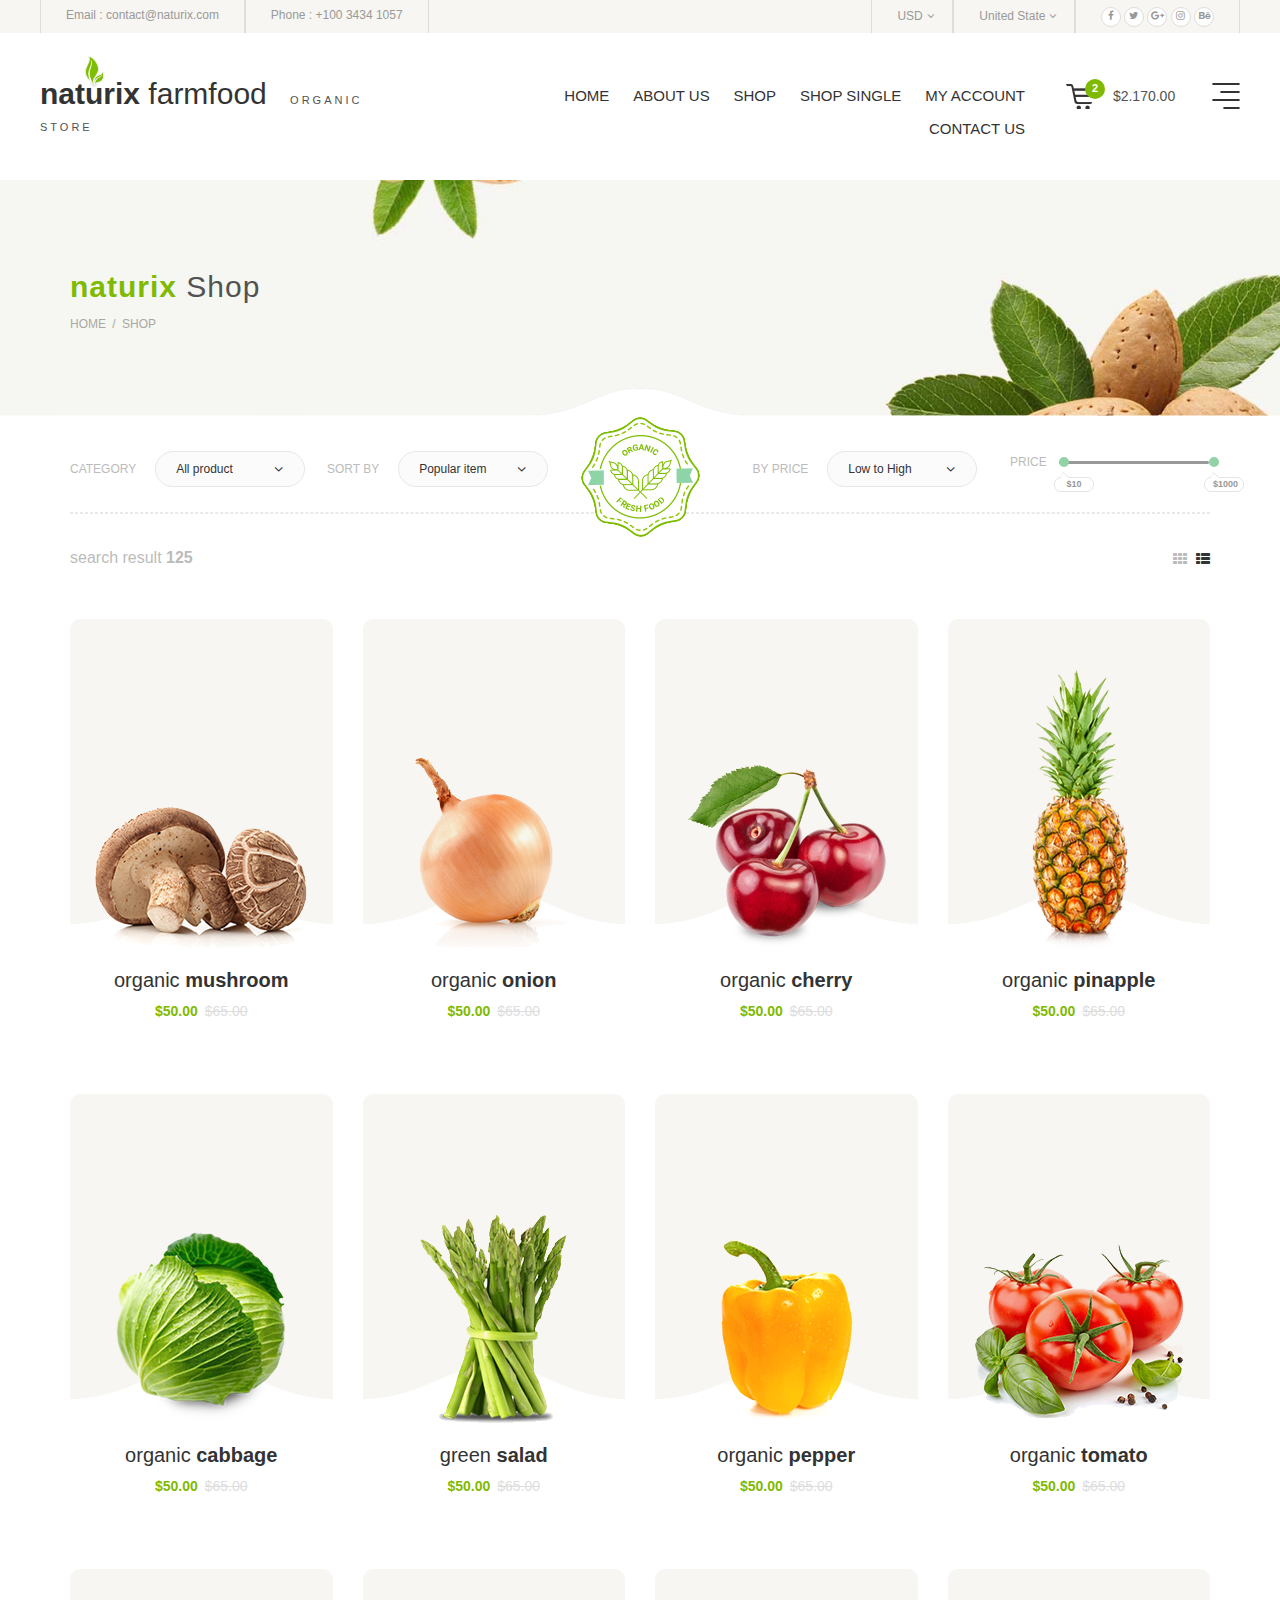
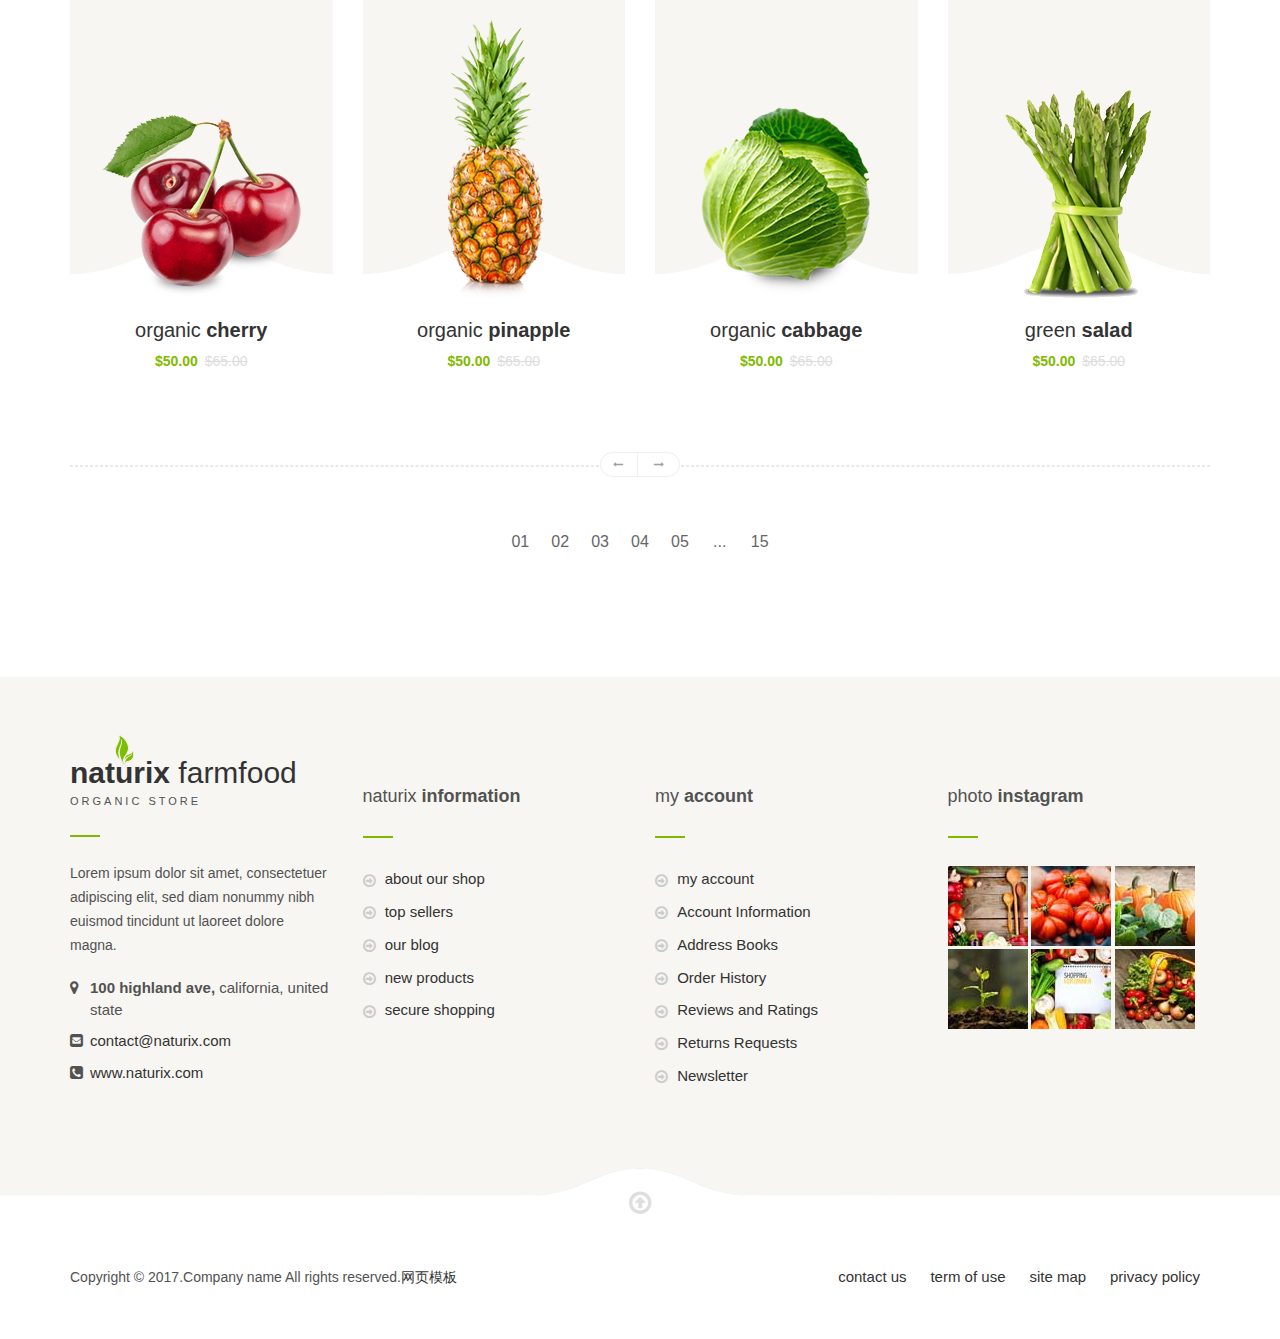
<file: FreshMall/shop.html>
﻿<!DOCTYPE html>
<!--[if IE 7]><html class="no-js ie7 oldie" lang="en-US"> <![endif]-->
<!--[if IE 8]><html class="no-js ie8 oldie" lang="en-US"> <![endif]-->
<!--[if gt IE 8]><!-->
<html lang="en">
    <head>
        <meta charset="utf-8">
        <!--[if IE]><meta http-equiv="X-UA-Compatible" content="IE=edge"><![endif]-->
        <meta name="viewport" content="width=device-width, initial-scale=1">
        <meta name="description" content="">
        <meta name="author" content="">

        <title>naturix</title>

        <!-- Font Icon -->
        <link href="assets/css/plugin/font-awesome.min.css" rel="stylesheet" type="text/css">  

        <!-- CSS Global -->
        <link href="assets/css/plugin/bootstrap.min.css" rel="stylesheet" type="text/css">  
        <link href="assets/css/plugin/bootstrap-select.min.css" rel="stylesheet" type="text/css"> 
        <link href="assets/css/plugin/owl.carousel.css" rel="stylesheet" type="text/css">
        <link href="assets/css/plugin/animate.css" rel="stylesheet" type="text/css"> 
        <link href="assets/css/plugin/jquery-ui.min.css" rel="stylesheet" type="text/css"> 

        <!-- Custom CSS -->
        <link href="assets/css/style.css" rel="stylesheet" type="text/css">

        <!-- Color CSS --> 

        <!--[if lt IE 9]>
        <script src="assets/js/plugin/html5shiv.js"></script>
        <script src="assets/js/plugin/respond.js"></script>
        <![endif]-->        
    </head>

    <body id="home" class="wide">
         

        <!-- WRAPPER -->
        <main class="wrapper"> 
            <!-- CONTENT AREA -->

            <!-- Main Header Start -->
            <div class="header-topbar">
                <div class="container-fluid">
                    <div class="left">
                        <ul class="top-nav">
                            <li>
                                <span>Email : </span> <a href="#">contact@naturix.com </a>
                            </li>
                            <li> Phone : +100 3434 1057 </li>
                        </ul>
                    </div>
                    <div class="right">
                        <ul class="top-nav">
                            <li>
                                <form action="#" class="currency">
                                    <div class="search-selectpicker selectpicker-wrapper">
                                        <select  class="selectpicker input-price" data-width="100%"
                                                 data-toggle="tooltip">
                                            <option>USD</option>
                                            <option>EUR</option>
                                            <option>ARS</option>
                                            <option>BRL</option>
                                            <option>XAF</option>
                                            <option>HUF</option>
                                        </select>
                                    </div>                                                   
                                </form> 
                            </li>
                            <li>
                                <form action="#" class="currency">
                                    <div class="search-selectpicker selectpicker-wrapper">
                                        <select class="selectpicker input-price" data-width="100%"
                                                data-toggle="tooltip">
                                            <option>United State</option>
                                            <option>Argentina</option>
                                            <option>Germany</option>
                                            <option>Cameroon</option>
                                            <option>Hungary</option>
                                        </select>
                                    </div>                                                   
                                </form> 
                            </li>
                            <li class="social-icon">
                                <a href="#" class="fa fa-facebook"></a>
                                <a href="#" class="fa fa-twitter"></a>
                                <a href="#" class="fa fa-google-plus"></a>
                                <a href="#" class="fa fa-instagram"></a>
                                <a href="#" class="fa fa-behance"></a>
                            </li>
                        </ul>
                    </div>
                </div>
            </div>
            <header class="main-header white-bg">                  
                <div class="container-fluid rel-div">
                    <div class="col-lg-4 col-sm-8">
                        <div class="main-logo">
                            <a href="index.html"> <strong>naturix <img src="assets/img/icons/logo-icon.png" alt="" /> </strong> <span class="light-font">farmfood</span>  </a>
                            <span class="medium-font">ORGANIC STORE</span>
                        </div>
                    </div>

                    <div class="col-lg-6 responsive-menu">  
                        <div class="responsive-toggle fa fa-bars"> </div>
                        <nav class="fix-navbar" id="primary-navigation">            
                            <ul class="primary-navbar">                                                
                                <li><a href="index.html"> Home</a></li>
                                <li><a href="about-us.html">About Us</a></li>
								<li><a href="shop.html"> shop</a></li> 
								<li><a href="shop-single.html"> shop single </a></li>        
								<li><a href="my-account.html"> my account </a></li>
								<li><a href="contact.html">Contact Us</a></li>
                            </ul>                           
                        </nav>
                    </div>

                    <div class="col-lg-2 col-sm-4 cart-megamenu">
                        <div class="cart-hover">
                            <a href="#"> <img alt="" src="assets/img/icons/cart-icon.png" /> </a>
                            <span class="cnt crl-bg">2</span> <span class="price">$2.170.00</span>
                            <ul class="pop-up-box cart-popup">
                                <li class="cart-list">
                                    <div class="cart-img"> <img src="assets/img/extra/cart-sm-1.jpg" alt=""> </div>
                                    <div class="cart-title">
                                        <div class="fsz-16">
                                            <a href="#"> <span class="light-font"> organic </span>  <strong>almonds</strong></a>
                                            <h6 class="sub-title-1">DRY FRUITS</h6>
                                        </div>
                                        <div class="price"> 
                                            <strong class="clr-txt">$50.00 </strong> <del class="light-font">$65.00 </del>
                                        </div>
                                    </div>
                                    <div class="close-icon"> <i class="fa fa-close clr-txt"></i> </div>
                                </li>

                                <li class="cart-list">
                                    <div class="cart-img"> <img src="assets/img/extra/cart-sm-2.jpg" alt=""> </div>
                                    <div class="cart-title">
                                        <div class="fsz-16">
                                            <a href="#"> <span class="light-font"> organic </span>  <strong>pepper</strong></a>
                                            <h6 class="sub-title-1">VEGETABLES</h6>
                                        </div>
                                        <div class="price"> 
                                            <strong class="clr-txt">$50.00 </strong> <del class="light-font">$65.00 </del>
                                        </div>
                                    </div>
                                    <div class="close-icon"> <i class="fa fa-close clr-txt"></i> </div>
                                </li>

                                <li class="cart-list">
                                    <div class="cart-img"> <img src="assets/img/extra/cart-sm-3.jpg" alt=""> </div>
                                    <div class="cart-title">
                                        <div class="fsz-16">
                                            <a href="#"> <span class="light-font"> organic </span>  <strong>onion</strong></a>
                                            <h6 class="sub-title-1">VAGETABLES</h6>
                                        </div>
                                        <div class="price"> 
                                            <strong class="clr-txt">$50.00 </strong> <del class="light-font">$65.00 </del>
                                        </div>
                                    </div>
                                    <div class="close-icon"> <i class="fa fa-close clr-txt"></i> </div>
                                </li>

                                <li class="cart-list sub-total">
                                    <div class="pull-left"> 
                                        <strong>Subtotal</strong>
                                    </div>
                                    <div class="pull-right"> 
                                        <strong class="clr-txt">$150.00</strong>
                                    </div>
                                </li>
                                <li class="cart-list buttons">
                                    <div class="pull-left"> 
                                        <a href="cart.html" class="theme-btn-sm-2">View Cart</a>
                                    </div>
                                    <div class="pull-right"> 
                                        <a href="checkout.html" class="theme-btn-sm-3"> Checkout </a>
                                    </div>
                                </li>
                            </ul>
                        </div>
                        <div class="mega-submenu">

                            <span class="nav-trigger">
                                <a class="menu-toggle" href="#"> <img src="assets/img/icons/menu.png" alt="" /> </a>
                            </span>
                            <div class="mega-dropdown-menu">
                                <a class="menu-toggle fa fa-close" href="#">  </a>
                                <div class="slider-mega-menu">
                                    <div class="menu-block">
                                        <div class="menu-caption">                                                               
                                            <h2 class="menu-title"> <span class="light-font"> Fresh </span>  <strong>Fruits</strong> </h2>
                                            <ul class="sub-list">
                                                <li> <a href="#">Banana</a> </li>
                                                <li> <a href="#">Water Melon </a> </li>
                                                <li> <a href="#">Blackberry </a> </li>
                                                <li> <a href="#">Plume</a> </li>
                                                <li> <a href="#">Orange</a> </li>
                                                <li> <a href="#">Lemon</a> </li>
                                                <li> <a href="#">Pineapple</a> </li>
                                                <li> <a href="#">Apple</a> </li>
                                                <li> <a href="#">Kiwi</a> </li>
                                            </ul>
                                            <h2 class="title"> <a href="#" class="clr-txt"> All Fruits </a> </h2>
                                        </div>
                                        <div class="menu-img">
                                            <img alt="" src="assets/img/extra/menu-1.png" />
                                        </div>
                                    </div>  
                                    <div class="menu-block">
                                        <div class="menu-caption">                                                               
                                            <h2 class="menu-title"> <span class="light-font"> Fresh </span>  <strong>Vegetables</strong> </h2>
                                            <ul class="sub-list">
                                                <li> <a href="#">Cabbage</a> </li>
                                                <li> <a href="#">Garlic </a> </li>
                                                <li> <a href="#">Onion </a> </li>
                                                <li> <a href="#">Plume</a> </li>
                                                <li> <a href="#">Carrot</a> </li>
                                                <li> <a href="#">Papper</a> </li>
                                                <li> <a href="#">Mushrome</a> </li>
                                                <li> <a href="#">Apple</a> </li>
                                                <li> <a href="#">Kiwi</a> </li>
                                            </ul>
                                            <h2 class="title"> <a href="#" class="clr-txt"> All Vegetables </a> </h2>
                                        </div>
                                        <div class="menu-img">
                                            <img alt="" src="assets/img/extra/menu-2.png" />
                                        </div>
                                    </div>  
                                    <div class="menu-block">
                                        <div class="menu-caption">                                                               
                                            <h2 class="menu-title"> <span class="light-font"> Fresh </span>  <strong>Dread Juices</strong> </h2>
                                            <ul class="sub-list">
                                                <li> <a href="#">Banana Juice</a> </li>
                                                <li> <a href="#">Water Melon Juice</a> </li>
                                                <li> <a href="#">Blackberry Juice</a> </li>
                                                <li> <a href="#">Plume Juice</a> </li>
                                                <li> <a href="#">Orange Juice</a> </li>
                                                <li> <a href="#">Lemon Juice</a> </li>
                                                <li> <a href="#">Pineapple Juice</a> </li>
                                                <li> <a href="#">Apple Juice</a> </li>
                                                <li> <a href="#">Kiwi Juice</a> </li>
                                            </ul>
                                            <h2 class="title"> <a href="#" class="clr-txt"> All Dread juices </a> </h2>
                                        </div>
                                        <div class="menu-img">
                                            <img alt="" src="assets/img/extra/menu-3.png" />
                                        </div>
                                    </div>  
                                    <div class="menu-block">
                                        <div class="menu-caption">                                                               
                                            <h2 class="menu-title"> <span class="light-font"> Fresh </span>  <strong>Juices</strong> </h2>
                                            <ul class="sub-list">
                                                <li> <a href="#">Banana Juice</a> </li>
                                                <li> <a href="#">Water Melon Juice</a> </li>
                                                <li> <a href="#">Blackberry Juice</a> </li>
                                                <li> <a href="#">Plume Juice</a> </li>
                                                <li> <a href="#">Orange Juice</a> </li>
                                                <li> <a href="#">Lemon Juice</a> </li>
                                                <li> <a href="#">Pineapple Juice</a> </li>
                                                <li> <a href="#">Apple Juice</a> </li>
                                                <li> <a href="#">Kiwi Juice</a> </li>
                                            </ul>
                                            <h2 class="title"> <a href="#" class="clr-txt"> All Fresh Juices </a> </h2>
                                        </div>
                                        <div class="menu-img">
                                            <img alt="" src="assets/img/extra/menu-1.png" />
                                        </div>
                                    </div>  
                                    <div class="menu-block">
                                        <div class="menu-caption">                                                               
                                            <h2 class="menu-title"> <span class="light-font"> Fresh </span>  <strong>Breads</strong> </h2>
                                            <ul class="sub-list">
                                                <li> <a href="#">Banana</a> </li>
                                                <li> <a href="#">Water Melon </a> </li>
                                                <li> <a href="#">Blackberry </a> </li>
                                                <li> <a href="#">Plume</a> </li>
                                                <li> <a href="#">Orange</a> </li>
                                                <li> <a href="#">Lemon</a> </li>
                                                <li> <a href="#">Pineapple</a> </li>
                                                <li> <a href="#">Apple</a> </li>
                                                <li> <a href="#">Kiwi</a> </li>
                                            </ul>
                                            <h2 class="title"> <a href="#" class="clr-txt"> All Fresh Bread </a> </h2>
                                        </div>
                                        <div class="menu-img">
                                            <img alt="" src="assets/img/extra/menu-5.png" />
                                        </div>
                                    </div>  
                                    <div class="menu-block">
                                        <div class="menu-caption">                                                               
                                            <h2 class="menu-title"> <span class="light-font"> Fresh </span>  <strong>Tea</strong> </h2>
                                            <ul class="sub-list">
                                                <li> <a href="#">Cabbage</a> </li>
                                                <li> <a href="#">Garlic </a> </li>
                                                <li> <a href="#">Onion </a> </li>
                                                <li> <a href="#">Plume</a> </li>
                                                <li> <a href="#">Carrot</a> </li>
                                                <li> <a href="#">Papper</a> </li>
                                                <li> <a href="#">Mushrome</a> </li>
                                                <li> <a href="#">Apple</a> </li>
                                                <li> <a href="#">Kiwi</a> </li>
                                            </ul>
                                            <h2 class="title"> <a href="#" class="clr-txt"> All Freash Tea </a> </h2>
                                        </div>
                                        <div class="menu-img">
                                            <img alt="" src="assets/img/extra/menu-6.png" />
                                        </div>
                                    </div> 
                                </div>
                            </div>
                        </div>
                        <div class="responsive-toggle fa fa-bars"> </div>
                    </div>

                </div>  
            </header>
            <!-- / Main Header Ends -->   

            <!--Breadcrumb Section Start-->
            <section class="breadcrumb-bg">                
                <div class="theme-container container ">                       
                    <div class="site-breadcumb white-clr">                        
                        <h2 class="section-title"> <strong class="clr-txt">naturix </strong> <span class="light-font">Shop </span> </h2>
                        <ol class="breadcrumb breadcrumb-menubar">
                            <li> <a href="#"> Home </a> SHOP  </li>                             
                        </ol>
                    </div>  
                </div>
            </section>
            <!--Breadcrumb Section End-->


            <!-- Shop Starts-->
            <section class="shop-wrap sec-space-bottom">
                <div class="pattern"> 
                    <img alt="" src="assets/img/icons/white-pattern.png">
                </div>

                <div class="container rel-div">
                    <div class="row sort-bar">
                        <div class="icon"> <img alt="" src="assets/img/logo/logo-2.png" /> </div>
                        <div class="col-lg-6">
                            <div class="sort-dropdown left">
                                <span>CATEGORY</span>
                                <div class="search-selectpicker selectpicker-wrapper">
                                    <select class="selectpicker input-price"  data-width="100%"
                                            data-toggle="tooltip">
                                        <option>All product</option>
                                        <option>A - Z</option>
                                        <option>Z - A</option>
                                        <option> Low - High </option>
                                        <option> High - Low </option>
                                    </select>
                                </div>
                            </div>
                            <div class="sort-dropdown">
                                <span>SORT BY</span>
                                <div class="search-selectpicker selectpicker-wrapper">
                                    <select class="selectpicker input-price"  data-width="100%"
                                            data-toggle="tooltip">
                                        <option>Popular item</option>
                                        <option>A - Z</option>
                                        <option>Z - A</option>
                                        <option> Low - High </option>
                                        <option> High - Low </option>
                                    </select>
                                </div>
                            </div>
                        </div>
                        <div class="col-lg-5 right">
                            <div class="sort-dropdown">
                                <span>BY PRICE</span>
                                <div class="search-selectpicker selectpicker-wrapper">
                                    <select class="selectpicker input-price"  data-width="100%"
                                            data-toggle="tooltip">                                   
                                        <option> Low to High </option>
                                        <option> High to Low </option>
                                    </select>
                                </div>
                            </div>
                            <div class="sort-range">
                                <span>PRICE</span> <div id="price-range"></div>
                            </div>
                        </div>
                    </div> 

                    <div class="divider-full-1"></div>

                    <div class="result-bar block-inline">
                        <h4 class="result-txt">search result <b> 125 </b> </h4>
                        <ul class="view-tabs">
                            <li class="active">
                                <a href="#grid-view" data-toggle="tab">                                                    
                                    <i class="fa fa-th"></i>
                                </a>
                            </li>
                            <li class="">
                                <a href="#list-view" data-toggle="tab">
                                    <i class="fa fa-th-list"></i>
                                </a>
                            </li>
                        </ul>
                    </div>

                    <div class="tab-content shop-content">
                        <div id="grid-view" class="tab-pane fade active in" role="tabpanel">
                            <div class="row"> 
                                <div class="col-lg-3 col-md-4 col-sm-6"> 
                                    <div class="product-box"> 
                                        <div class="product-media"> 
                                            <img class="prod-img" alt="" src="assets/img/products/7.png" />     
                                            <img class="shape" alt="" src="assets/img/icons/shap-small.png" />  
                                            <div class="prod-icons"> 
                                                <a href="#" class="fa fa-heart"></a>
                                                <a href="#" class="fa fa-shopping-basket"></a>
                                                <a  href="#product-preview" data-toggle="modal" class="fa fa-expand"></a>
                                            </div>
                                        </div>                                           
                                        <div class="product-caption"> 
                                            <h3 class="product-title">
                                                <a href="#"> <span class="light-font"> organic </span>  <strong>mushroom</strong></a>
                                            </h3>
                                            <div class="price"> 
                                                <strong class="clr-txt">$50.00 </strong> <del class="light-font">$65.00 </del>
                                            </div>
                                        </div>
                                    </div>
                                </div>
                                <div class="col-lg-3 col-md-4 col-sm-6"> 
                                    <div class="product-box"> 
                                        <div class="product-media"> 
                                            <img class="prod-img" alt="" src="assets/img/products/6.png" />     
                                            <img class="shape" alt="" src="assets/img/icons/shap-small.png" />  
                                            <div class="prod-icons"> 
                                                <a href="#" class="fa fa-heart"></a>
                                                <a href="#" class="fa fa-shopping-basket"></a>
                                                <a  href="#product-preview" data-toggle="modal" class="fa fa-expand"></a>
                                            </div>
                                        </div>                                           
                                        <div class="product-caption"> 
                                            <h3 class="product-title">
                                                <a href="#"> <span class="light-font"> organic </span>  <strong>onion</strong></a>
                                            </h3>
                                            <div class="price"> 
                                                <strong class="clr-txt">$50.00 </strong> <del class="light-font">$65.00 </del>
                                            </div>
                                        </div>
                                    </div>
                                </div>
                                <div class="col-lg-3 col-md-4 col-sm-6"> 
                                    <div class="product-box"> 
                                        <div class="product-media"> 
                                            <img class="prod-img" alt="" src="assets/img/products/3.png" />     
                                            <img class="shape" alt="" src="assets/img/icons/shap-small.png" />
                                            <div class="prod-icons"> 
                                                <a href="#" class="fa fa-heart"></a>
                                                <a href="#" class="fa fa-shopping-basket"></a>
                                                <a  href="#product-preview" data-toggle="modal" class="fa fa-expand"></a>
                                            </div>
                                        </div>

                                        <div class="product-caption"> 
                                            <h3 class="product-title">
                                                <a href="#"> <span class="light-font"> organic </span>  <strong>cherry</strong></a>
                                            </h3>
                                            <div class="price"> 
                                                <strong class="clr-txt">$50.00 </strong> <del class="light-font">$65.00 </del>
                                            </div>
                                        </div>
                                    </div>
                                </div>
                                <div class="col-lg-3 col-md-4 col-sm-6"> 
                                    <div class="product-box"> 
                                        <div class="product-media"> 
                                            <img class="prod-img" alt="" src="assets/img/products/5.png" />     
                                            <img class="shape" alt="" src="assets/img/icons/shap-small.png" />  
                                            <div class="prod-icons"> 
                                                <a href="#" class="fa fa-heart"></a>
                                                <a href="#" class="fa fa-shopping-basket"></a>
                                                <a  href="#product-preview" data-toggle="modal" class="fa fa-expand"></a>
                                            </div>
                                        </div>                                           
                                        <div class="product-caption"> 
                                            <h3 class="product-title">
                                                <a href="#"> <span class="light-font"> organic </span>  <strong>pinapple</strong></a>
                                            </h3>
                                            <div class="price"> 
                                                <strong class="clr-txt">$50.00 </strong> <del class="light-font">$65.00 </del>
                                            </div>
                                        </div>
                                    </div>
                                </div>   
                                <div class="col-lg-3 col-md-4 col-sm-6"> 
                                    <div class="product-box"> 
                                        <div class="product-media"> 
                                            <img class="prod-img" alt="" src="assets/img/products/2.png" />     
                                            <img class="shape" alt="" src="assets/img/icons/shap-small.png" />  
                                            <div class="prod-icons"> 
                                                <a href="#" class="fa fa-heart"></a>
                                                <a href="#" class="fa fa-shopping-basket"></a>
                                                <a  href="#product-preview" data-toggle="modal" class="fa fa-expand"></a>
                                            </div>
                                        </div>                                           
                                        <div class="product-caption"> 
                                            <h3 class="product-title">
                                                <a href="#"> <span class="light-font"> organic </span>  <strong>cabbage</strong></a>
                                            </h3>
                                            <div class="price"> 
                                                <strong class="clr-txt">$50.00 </strong> <del class="light-font">$65.00 </del>
                                            </div>
                                        </div>
                                    </div>
                                </div>
                                <div class="col-lg-3 col-md-4 col-sm-6"> 
                                    <div class="product-box"> 
                                        <div class="product-media"> 
                                            <img class="prod-img" alt="" src="assets/img/products/4.png" />     
                                            <img class="shape" alt="" src="assets/img/icons/shap-small.png" />  
                                            <div class="prod-icons"> 
                                                <a href="#" class="fa fa-heart"></a>
                                                <a href="#" class="fa fa-shopping-basket"></a>
                                                <a  href="#product-preview" data-toggle="modal" class="fa fa-expand"></a>
                                            </div>
                                        </div>                                           
                                        <div class="product-caption"> 
                                            <h3 class="product-title">
                                                <a href="#"> <span class="light-font"> green </span>  <strong>salad</strong></a>
                                            </h3>
                                            <div class="price"> 
                                                <strong class="clr-txt">$50.00 </strong> <del class="light-font">$65.00 </del>
                                            </div>
                                        </div>
                                    </div>
                                </div>
                                <div class="col-lg-3 col-md-4 col-sm-6"> 
                                    <div class="product-box"> 
                                        <div class="product-media"> 
                                            <img class="prod-img" alt="" src="assets/img/products/8.png" />     
                                            <img class="shape" alt="" src="assets/img/icons/shap-small.png" />
                                            <div class="prod-icons"> 
                                                <a href="#" class="fa fa-heart"></a>
                                                <a href="#" class="fa fa-shopping-basket"></a>
                                                <a  href="#product-preview" data-toggle="modal" class="fa fa-expand"></a>
                                            </div>
                                        </div>

                                        <div class="product-caption"> 
                                            <h3 class="product-title">
                                                <a href="#"> <span class="light-font"> organic </span>  <strong>pepper </strong></a>
                                            </h3>
                                            <div class="price"> 
                                                <strong class="clr-txt">$50.00 </strong> <del class="light-font">$65.00 </del>
                                            </div>
                                        </div>
                                    </div>
                                </div>
                                <div class="col-lg-3 col-md-4 col-sm-6"> 
                                    <div class="product-box"> 
                                        <div class="product-media"> 
                                            <img class="prod-img" alt="" src="assets/img/products/1.png" />     
                                            <img class="shape" alt="" src="assets/img/icons/shap-small.png" />  
                                            <div class="prod-icons"> 
                                                <a href="#" class="fa fa-heart"></a>
                                                <a href="#" class="fa fa-shopping-basket"></a>
                                                <a  href="#product-preview" data-toggle="modal" class="fa fa-expand"></a>
                                            </div>
                                        </div>                                           
                                        <div class="product-caption"> 
                                            <h3 class="product-title">
                                                <a href="#"> <span class="light-font"> organic </span>  <strong>tomato</strong></a>
                                            </h3>
                                            <div class="price"> 
                                                <strong class="clr-txt">$50.00 </strong> <del class="light-font">$65.00 </del>
                                            </div>
                                        </div>
                                    </div>
                                </div>   
                                <div class="col-lg-3 col-md-4 col-sm-6"> 
                                    <div class="product-box"> 
                                        <div class="product-media"> 
                                            <img class="prod-img" alt="" src="assets/img/products/3.png" />     
                                            <img class="shape" alt="" src="assets/img/icons/shap-small.png" />
                                            <div class="prod-icons"> 
                                                <a href="#" class="fa fa-heart"></a>
                                                <a href="#" class="fa fa-shopping-basket"></a>
                                                <a  href="#product-preview" data-toggle="modal" class="fa fa-expand"></a>
                                            </div>
                                        </div>

                                        <div class="product-caption"> 
                                            <h3 class="product-title">
                                                <a href="#"> <span class="light-font"> organic </span>  <strong>cherry</strong></a>
                                            </h3>
                                            <div class="price"> 
                                                <strong class="clr-txt">$50.00 </strong> <del class="light-font">$65.00 </del>
                                            </div>
                                        </div>
                                    </div>
                                </div>
                                <div class="col-lg-3 col-md-4 col-sm-6"> 
                                    <div class="product-box"> 
                                        <div class="product-media"> 
                                            <img class="prod-img" alt="" src="assets/img/products/5.png" />     
                                            <img class="shape" alt="" src="assets/img/icons/shap-small.png" />  
                                            <div class="prod-icons"> 
                                                <a href="#" class="fa fa-heart"></a>
                                                <a href="#" class="fa fa-shopping-basket"></a>
                                                <a  href="#product-preview" data-toggle="modal" class="fa fa-expand"></a>
                                            </div>
                                        </div>                                           
                                        <div class="product-caption"> 
                                            <h3 class="product-title">
                                                <a href="#"> <span class="light-font"> organic </span>  <strong>pinapple</strong></a>
                                            </h3>
                                            <div class="price"> 
                                                <strong class="clr-txt">$50.00 </strong> <del class="light-font">$65.00 </del>
                                            </div>
                                        </div>
                                    </div>
                                </div>   
                                <div class="col-lg-3 col-md-4 col-sm-6"> 
                                    <div class="product-box"> 
                                        <div class="product-media"> 
                                            <img class="prod-img" alt="" src="assets/img/products/2.png" />     
                                            <img class="shape" alt="" src="assets/img/icons/shap-small.png" />  
                                            <div class="prod-icons"> 
                                                <a href="#" class="fa fa-heart"></a>
                                                <a href="#" class="fa fa-shopping-basket"></a>
                                                <a  href="#product-preview" data-toggle="modal" class="fa fa-expand"></a>
                                            </div>
                                        </div>                                           
                                        <div class="product-caption"> 
                                            <h3 class="product-title">
                                                <a href="#"> <span class="light-font"> organic </span>  <strong>cabbage</strong></a>
                                            </h3>
                                            <div class="price"> 
                                                <strong class="clr-txt">$50.00 </strong> <del class="light-font">$65.00 </del>
                                            </div>
                                        </div>
                                    </div>
                                </div>
                                <div class="col-lg-3 col-md-4 col-sm-6"> 
                                    <div class="product-box"> 
                                        <div class="product-media"> 
                                            <img class="prod-img" alt="" src="assets/img/products/4.png" />     
                                            <img class="shape" alt="" src="assets/img/icons/shap-small.png" />  
                                            <div class="prod-icons"> 
                                                <a href="#" class="fa fa-heart"></a>
                                                <a href="#" class="fa fa-shopping-basket"></a>
                                                <a  href="#product-preview" data-toggle="modal" class="fa fa-expand"></a>
                                            </div>
                                        </div>                                           
                                        <div class="product-caption"> 
                                            <h3 class="product-title">
                                                <a href="#"> <span class="light-font"> green </span>  <strong>salad</strong></a>
                                            </h3>
                                            <div class="price"> 
                                                <strong class="clr-txt">$50.00 </strong> <del class="light-font">$65.00 </del>
                                            </div>
                                        </div>
                                    </div>
                                </div>                                
                            </div>

                            <div class="rel-div pt-50">
                                <div class="divider-full-1"></div>
                                <div class="nav-page">
                                    <a href="#" class="fa fa-long-arrow-left left"></a> 
                                    <a href="#" class="fa fa-long-arrow-right right"></a> 
                                </div>
                            </div>                            

                            <div class="pagination-wrap">
                                <ul class="pagintn">                                  
                                    <li><a href="#">01</a></li>
                                    <li><a href="#">02</a></li>
                                    <li><a href="#">03</a></li>
                                    <li><a href="#">04</a></li>
                                    <li><a href="#">05</a></li>
                                    <li><a href="#">...</a></li>
                                    <li><a href="#">15</a></li>                                    
                                </ul>
                            </div>
                        </div>

                        <div id="list-view" class="tab-pane fade" role="tabpanel">
                            <div class="row"> 
                                <div class="col-md-6 col-sm-12"> 
                                    <div class="deal-item list-view">
                                        <div class="deal-icons">                                         
                                            <a href="#" class="fa fa-heart"></a>
                                            <a href="#" class="fa fa-shopping-basket"></a>
                                            <a href="#product-preview" data-toggle="modal" class="fa fa-expand"></a>                                      
                                        </div>
                                        <div class="deal-content">
                                            <div class="text-right">
                                                <span class="prod-tag tag-1">new</span> <span class="prod-tag tag-2">sale</span>
                                            </div>
                                            <div class="deal-text">
                                                <h4 class="sub-title"> ORGANIC FRUITS </h4>
                                                <h2 class="fsz-30 pb-15"> <a href="#"> <span class="light-font">fresh </span> <strong>rasberry </strong> </a> </h2>
                                                <p>Lorem ipsum dolor sit amet, consectetuer adipiscing elit, sed diam nonummy...</p>
                                                <div class="price pt-15"> 
                                                    <strong class="clr-txt">$50.00 </strong> <del class="light-font">$65.00 </del>
                                                </div>
                                            </div>
                                            <div class="img"> <img alt="" src="assets/img/extra/deal-1.png"> </div>
                                        </div>
                                    </div>
                                </div>

                                <div class="col-md-6 col-sm-12"> 
                                    <div class="deal-item list-view">
                                        <div class="deal-icons">                                         
                                            <a href="#" class="fa fa-heart"></a>
                                            <a href="#" class="fa fa-shopping-basket"></a>
                                            <a href="#product-preview" data-toggle="modal" class="fa fa-expand"></a>                                      
                                        </div>
                                        <div class="deal-content">
                                            <div class="text-right">
                                                <span class="prod-tag tag-1">new</span> <span class="prod-tag tag-2">sale</span>
                                            </div>
                                            <div class="deal-text">
                                                <h4 class="sub-title"> ORGANIC FRUITS </h4>
                                                <h2 class="fsz-30 pb-15"> <a href="#"> <span class="light-font">fresh </span> <strong>cherry </strong> </a> </h2>
                                                <p>Lorem ipsum dolor sit amet, consectetuer adipiscing elit, sed diam nonummy...</p>
                                                <div class="price pt-15"> 
                                                    <strong class="clr-txt">$50.00 </strong> <del class="light-font">$65.00 </del>
                                                </div>
                                            </div>
                                            <div class="img"> <img alt="" src="assets/img/products/3.png"> </div>
                                        </div>
                                    </div>
                                </div>
                                
                                <div class="col-md-6 col-sm-12"> 
                                    <div class="deal-item list-view">
                                        <div class="deal-icons">                                         
                                            <a href="#" class="fa fa-heart"></a>
                                            <a href="#" class="fa fa-shopping-basket"></a>
                                            <a href="#product-preview" data-toggle="modal" class="fa fa-expand"></a>                                      
                                        </div>
                                        <div class="deal-content">
                                            <div class="text-right">
                                                <span class="prod-tag tag-1">new</span> <span class="prod-tag tag-2">sale</span>
                                            </div>
                                            <div class="deal-text">
                                                <h4 class="sub-title"> ORGANIC FRUITS </h4>
                                                <h2 class="fsz-30 pb-15"> <a href="#"> <span class="light-font">fresh </span> <strong>mushroom </strong> </a> </h2>
                                                <p>Lorem ipsum dolor sit amet, consectetuer adipiscing elit, sed diam nonummy...</p>
                                                <div class="price pt-15"> 
                                                    <strong class="clr-txt">$50.00 </strong> <del class="light-font">$65.00 </del>
                                                </div>
                                            </div>
                                            <div class="img"> <img alt="" src="assets/img/products/7.png"> </div>
                                        </div>
                                    </div>
                                </div>

                                <div class="col-md-6 col-sm-12"> 
                                    <div class="deal-item list-view">
                                        <div class="deal-icons">                                         
                                            <a href="#" class="fa fa-heart"></a>
                                            <a href="#" class="fa fa-shopping-basket"></a>
                                            <a href="#product-preview" data-toggle="modal" class="fa fa-expand"></a>                                      
                                        </div>
                                        <div class="deal-content">
                                            <div class="text-right">
                                                <span class="prod-tag tag-1">new</span> <span class="prod-tag tag-2">sale</span>
                                            </div>
                                            <div class="deal-text">
                                                <h4 class="sub-title"> ORGANIC FRUITS </h4>
                                                <h2 class="fsz-30 pb-15"> <a href="#"> <span class="light-font">fresh </span> <strong>pepper </strong> </a> </h2>
                                                <p>Lorem ipsum dolor sit amet, consectetuer adipiscing elit, sed diam nonummy...</p>
                                                <div class="price pt-15"> 
                                                    <strong class="clr-txt">$50.00 </strong> <del class="light-font">$65.00 </del>
                                                </div>
                                            </div>
                                            <div class="img"> <img alt="" src="assets/img/products/8.png"> </div>
                                        </div>
                                    </div>
                                </div>
                                
                                <div class="col-md-6 col-sm-12"> 
                                    <div class="deal-item list-view">
                                        <div class="deal-icons">                                         
                                            <a href="#" class="fa fa-heart"></a>
                                            <a href="#" class="fa fa-shopping-basket"></a>
                                            <a href="#product-preview" data-toggle="modal" class="fa fa-expand"></a>                                      
                                        </div>
                                        <div class="deal-content">
                                            <div class="text-right">
                                                <span class="prod-tag tag-1">new</span> <span class="prod-tag tag-2">sale</span>
                                            </div>
                                            <div class="deal-text">
                                                <h4 class="sub-title"> ORGANIC FRUITS </h4>
                                                <h2 class="fsz-30 pb-15"> <a href="#"> <span class="light-font">fresh </span> <strong>cabbage </strong> </a> </h2>
                                                <p>Lorem ipsum dolor sit amet, consectetuer adipiscing elit, sed diam nonummy...</p>
                                                <div class="price pt-15"> 
                                                    <strong class="clr-txt">$50.00 </strong> <del class="light-font">$65.00 </del>
                                                </div>
                                            </div>
                                            <div class="img"> <img alt="" src="assets/img/products/2.png"> </div>
                                        </div>
                                    </div>
                                </div>

                                <div class="col-md-6 col-sm-12"> 
                                    <div class="deal-item list-view">
                                        <div class="deal-icons">                                         
                                            <a href="#" class="fa fa-heart"></a>
                                            <a href="#" class="fa fa-shopping-basket"></a>
                                            <a href="#product-preview" data-toggle="modal" class="fa fa-expand"></a>                                      
                                        </div>
                                        <div class="deal-content">
                                            <div class="text-right">
                                                <span class="prod-tag tag-1">new</span> <span class="prod-tag tag-2">sale</span>
                                            </div>
                                            <div class="deal-text">
                                                <h4 class="sub-title"> ORGANIC FRUITS </h4>
                                                <h2 class="fsz-30 pb-15"> <a href="#"> <span class="light-font">fresh </span> <strong>salad </strong> </a> </h2>
                                                <p>Lorem ipsum dolor sit amet, consectetuer adipiscing elit, sed diam nonummy...</p>
                                                <div class="price pt-15"> 
                                                    <strong class="clr-txt">$50.00 </strong> <del class="light-font">$65.00 </del>
                                                </div>
                                            </div>
                                            <div class="img"> <img alt="" src="assets/img/products/4.png"> </div>
                                        </div>
                                    </div>
                                </div>
                            </div>

                            <div class="rel-div pt-50">
                                <div class="divider-full-1"></div>
                                <div class="nav-page">
                                    <a href="#" class="fa fa-long-arrow-left left"></a> 
                                    <a href="#" class="fa fa-long-arrow-right right"></a> 
                                </div>
                            </div>                            

                            <div class="pagination-wrap">
                                <ul class="pagintn">                                  
                                    <li><a href="#">01</a></li>
                                    <li><a href="#">02</a></li>
                                    <li><a href="#">03</a></li>
                                    <li><a href="#">04</a></li>
                                    <li><a href="#">05</a></li>
                                    <li><a href="#">...</a></li>
                                    <li><a href="#">15</a></li>                                    
                                </ul>
                            </div>
                        </div>
                    </div>
                </div>
            </section>
            <!-- / Shop Ends -->      

            <!-- / CONTENT AREA -->

            <!-- FOOTER -->
            <footer class="page-footer"> 
                <section class="sec-space light-bg">
                    <div class="container">
                        <div class="row">
                            <div class="col-md-3 col-sm-12 footer-widget">
                                <div class="main-logo">
                                    <a href="index.html"> <strong>naturix <img src="assets/img/icons/logo-icon.png" alt="" /> </strong> <span class="light-font">farmfood</span>  </a>
                                    <span class="medium-font">ORGANIC STORE</span>
                                </div>
                                <span class="divider-2"></span>
                                <div class="text-widget">
                                    <p>Lorem ipsum dolor sit amet, consectetuer adipiscing elit, sed diam nonummy nibh euismod tincidunt ut laoreet dolore magna.</p>
                                    <ul>
                                        <li> <i class="fa fa-map-marker"></i> <span> <strong>100 highland ave,</strong> california, united state </span> </li>
                                        <li> <i class="fa fa-envelope-square"></i> <span><a href="#">contact@naturix.com</a> </span> </li>
                                        <li> <i class="fa fa-phone-square"></i> <span><a href="#">www.naturix.com</a> </span> </li>
                                    </ul>
                                </div>
                            </div>
                            <div class="col-md-3 col-sm-4 footer-widget">
                                <h2 class="title-1">  <span class="light-font">naturix  </span> <strong>information </strong> </h2>
                                <span class="divider-2"></span>
                                <ul class="list">
                                    <li> <a href="#"> about our shop </a> </li>
                                    <li> <a href="#"> top sellers </a> </li>
                                    <li> <a href="#"> our blog </a> </li>
                                    <li> <a href="#"> new products </a> </li>
                                    <li> <a href="#"> secure shopping </a> </li>
                                </ul>
                            </div>
                            <div class="col-md-3 col-sm-4 footer-widget">
                                <h2 class="title-1">  <span class="light-font">my  </span> <strong>account </strong> </h2>
                                <span class="divider-2"></span>
                                <ul class="list">
                                    <li> <a href="my-account.html"> my account </a> </li>
                                    <li><a href="account-information.html"> Account Information </a></li>
                                    <li><a href="address-book.html"> Address Books</a></li>
                                    <li><a href="order-history.html"> Order History</a></li>
                                    <li><a href="review-rating.html"> Reviews and Ratings</a></li>
                                    <li><a href="return.html"> Returns Requests</a></li>
                                    <li><a href="newsletter.html"> Newsletter</a></li>
                                </ul>
                            </div>
                            <div class="col-md-3 col-sm-4 footer-widget">
                                <h2 class="title-1">  <span class="light-font">photo  </span> <strong>instagram </strong> </h2>
                                <span class="divider-2"></span>
                                <ul class="instagram-widget">
                                    <li> <a href="#"> <img src="assets/img/extra/80x80-1.jpg" alt="" /> </a> </li>
                                    <li> <a href="#"> <img src="assets/img/extra/80x80-2.jpg" alt="" /> </a> </li>
                                    <li> <a href="#"> <img src="assets/img/extra/80x80-3.jpg" alt="" /> </a> </li>
                                    <li> <a href="#"> <img src="assets/img/extra/80x80-4.jpg" alt="" /> </a> </li>
                                    <li> <a href="#"> <img src="assets/img/extra/80x80-5.jpg" alt="" /> </a> </li>
                                    <li> <a href="#"> <img src="assets/img/extra/80x80-6.jpg" alt="" /> </a> </li>
                                </ul>
                            </div>
                        </div>
                    </div>
                </section>
                <section class="footer-bottom">
                    <div class="pattern"> 
                        <img alt="" src="assets/img/icons/white-pattern.png">
                    </div>
                    <div id="to-top" class="to-top"> <i class="fa fa-arrow-circle-o-up"></i> </div>
                    <div class="container ptb-50">
                        <div class="row">
                            <div class="col-md-6 col-sm-5">
                                <p>Copyright &copy; 2017.Company name All rights reserved.<a target="_blank" href="http://sc.naturix.com/moban/">&#x7F51;&#x9875;&#x6A21;&#x677F;</a></p>
                            </div>
                            <div class="col-md-6 col-sm-7">
                                <ul class="primary-navbar footer-menu">
                                    <li> <a href="#">contact us </a> </li>
                                    <li> <a href="#">term of use  </a> </li>
                                    <li> <a href="#">site map  </a> </li>
                                    <li> <a href="#">privacy policy</a> </li>
                                </ul>
                            </div>
                        </div>
                    </div>
                </section>
            </footer>
            <!-- /FOOTER -->

            <div id="to-top-mb" class="to-top mb"> <i class="fa fa-arrow-circle-o-up"></i> </div>
            
        </main>
        <!-- /WRAPPER -->

        <!-- Product Preview Popup -->
        <section class="modal fade" id="product-preview" tabindex="-1" role="dialog" aria-hidden="true">
            <div class="modal-dialog modal-lg product-modal">
                <div class="modal-content">
                    <a aria-hidden="true" data-dismiss="modal" class="sb-close-btn close" href="#"> <i class=" fa fa-close"></i> </a>                 

                    <div class="product-single pb-50 clearfix">
                        <!-- Single Products Slider Starts --> 
                        <div class="col-lg-6 col-sm-8 col-sm-offset-2 col-lg-offset-0 pt-50">
                            <div class="prod-slider sync1">
                                <div class="item"> 
                                    <img src="assets/img/products/prod-single-1.png" alt="">
                                    <a href="assets/img/products/prod-big-1.png" data-gal="prettyPhoto[prettyPhoto]" title="Product" class="caption-link"><i class="arrow_expand"></i></a>
                                </div>
                                <div class="item"> 
                                    <img src="assets/img/products/prod-single-2.png" alt=""> 
                                    <a href="assets/img/products/prod-big-2.png" data-gal="prettyPhoto[prettyPhoto]" title="Product" class="caption-link"><i class="arrow_expand"></i></a>
                                </div>
                                <div class="item"> 
                                    <img src="assets/img/products/prod-single-3.png" alt=""> 
                                    <a href="assets/img/products/prod-big-3.png" data-gal="prettyPhoto[prettyPhoto]" title="Product" class="caption-link"><i class="arrow_expand"></i></a>
                                </div> 
                                <div class="item"> 
                                    <img src="assets/img/products/prod-single-1.png" alt=""> 
                                    <a href="assets/img/products/prod-big-1.png" data-gal="prettyPhoto[prettyPhoto]" title="Product" class="caption-link"><i class="arrow_expand"></i></a>
                                </div> 
                            </div>

                            <div  class="sync2">
                                <div class="item"> <a href="#"> <img src="assets/img/products/thumb-1.png" alt=""> </a> </div>
                                <div class="item"> <a href="#"> <img src="assets/img/products/thumb-2.png" alt=""> </a> </div>
                                <div class="item"> <a href="#"> <img src="assets/img/products/thumb-3.png" alt=""> </a> </div>
                                <div class="item"> <a href="#"> <img src="assets/img/products/thumb-1.png" alt=""> </a> </div>
                            </div>
                        </div>
                        <!-- Single Products Slider Ends --> 

                        <div class="col-lg-6 pt-50">
                            <div class="product-content block-inline">

                                <div class="tag-rate">
                                    <span class="prod-tag tag-1">new</span> <span class="prod-tag tag-2">sale</span>
                                    <div class="rating">
                                        <span class="star active"></span>
                                        <span class="star active"></span>
                                        <span class="star active"></span>
                                        <span class="star active"></span>
                                        <span class="star active"></span>
                                        <span class="fsz-12"> Based on 25 reviews</span>
                                    </div>
                                </div>

                                <div class="single-caption"> 
                                    <h3 class="section-title">
                                        <a href="#"> <span class="light-font"> organic </span>  <strong>pinapple</strong></a>
                                    </h3>
                                    <span class="divider-2"></span>
                                    <p class="price"> 
                                        <strong class="clr-txt fsz-20">$50.00 </strong> <del class="light-font">$65.00 </del>
                                    </p>

                                    <div class="fsz-16">
                                        <p>Lorem ipsum dolor sit amet, consectetuer adiping elit food sed diam nonummy nibh euismod tincidunt ut laoreet dolore magna aliquam erat volutpat. </p>
                                    </div>

                                    <div class="prod-btns">
                                        <div class="quantity">
                                            <button class="btn minus"><i class="fa fa-minus-circle"></i></button>
                                            <input title="Qty" placeholder="03" class="form-control qty" type="text">
                                            <button class="btn plus"><i class="fa fa-plus-circle"></i></button>
                                        </div>
                                        <div class="sort-dropdown">
                                            <div class="search-selectpicker selectpicker-wrapper">
                                                <select class="selectpicker input-price"  data-width="100%"
                                                        data-toggle="tooltip">
                                                    <option>Kilo</option>
                                                    <option>2 Kilo</option>
                                                    <option>3 Kilo</option>
                                                    <option>4 Kilo</option>
                                                    <option>5 Kilo</option>
                                                </select>
                                            </div>
                                        </div>
                                        <div class="form-group"><label class="checkbox-inline"><input value="" type="checkbox"> <span>Ready in stock</span></label> </div>
                                    </div>
                                    <ul class="meta">
                                        <li> <strong> SKU </strong> <span>:  AB2922-B</span> </li>
                                        <li> <strong> CATEGORY </strong> <span>:  Fruits</span> </li>
                                        <li class="tags-widget"> <strong> TAGS </strong> <span>:  <a href="#">fruits</a> <a href="#">vegetables</a> <a href="#">juices</a></span> </li>
                                    </ul>
                                    <div class="divider-full-1"></div>
                                    <div class="add-cart pt-15">
                                        <a href="#" class="theme-btn btn"> <strong> ADD TO CART </strong> </a>
                                    </div>
                                </div>
                            </div>
                        </div> 
                    </div>  

                </div>
            </div>
        </section>
        <!-- / Product Preview Popup -->

        <!-- JS Global -->
        <script src="assets/js/plugin/jquery-2.2.4.min.js"></script>   
        <script src="assets/js/plugin/bootstrap.min.js"></script>
        <script src="assets/js/plugin/bootstrap-select.min.js"></script>       
        <script src="assets/js/plugin/owl.carousel.min.js"></script>
        <script src="assets/js/plugin/jquery-ui.min.js"></script>

        <!-- Custom JS -->   
        <script src="assets/js/theme.js"></script>


    </body>
</html>
</file>
<file: FreshMall/assets/css/plugin/subscribe-better.css>
/*=================================================
Class Definitions
=================================================*/


.sb {
  display: none;
  position: fixed;
  top: 50%;
  left: 50%;
  margin-left: -250px;
  margin-top: -150px;
  width: 500px;
  height: 200px;
  background: white;
  padding: 25px;
  box-shadow: 0 2px 3px rgba(0,0,0,0.5);
  -moz-box-shadow: 0 2px 3px rgba(0,0,0,0.5);
  -webkit-box-shadow: 0 2px 3px rgba(0,0,0,0.5);
  z-index: 1999;
  opacity: 0;
}

.sb h2 {
  margin-top: 0;
}

.sb p {
  font-size: 20px;
}

.sb form input[type='text'], .sb form input[type='password'], .sb form input[type='email'], .sb form textarea{
  margin: 0;
  border: none;
  background: #f7f7f7;
  padding: 18px 10px;
  font-size: 16px;
  width: 79%;
  box-sizing: border-box;
  -moz-box-sizing: border-box;
  -webkit-box-sizing: border-box;
}

.sb form input[type='submit']{
  padding: 18px 10px;
  background: none;
  font-size: 16px;
  text-transform: uppercase;
  border: none;
  background: black;
  color: white;
  width: 20%;
  margin: 0;
}

.sb .sb-close-btn {
  position: absolute;
  right: 10px;
  top: 10px;
  color: #ccc;
}

.sb.sb-withoverlay {
  position: absolute;
  top: 200px;
  left: 50%;
  margin-left: -250px;
}


.sb-open.sb-open-with-overlay {
  overflow: hidden;
}

.sb-open .sb-overlay {
  opacity: 1;
}

.sb-open .sb {
  opacity: 1;
}

.sb-overlay {
  height: 100%;
  width: 100%;
  background: rgba(0, 0, 0, 0.58);
  opacity: 0;
  position: fixed;
  left: 0;
  right: 0;
  top: 0;
  z-index: 100;
  -webkit-transition: all 0.5s ease-in-out;
  -moz-transition: all 0.5s ease-in-out;
  -o-transition: all 0.5s ease-in-out;
  transition: all 0.5s ease-in-out;
  overflow: auto;
}

.sb-close-backdrop {
  position: absolute;
  top: 0;
  left: 0;
  width: 100%;
  height: 100%;
  cursor: pointer;
}

[class^="sb-animation-"], [class*=" sb-animation-"] {
  -webkit-animation-duration: 500ms;
  -moz-animation-duration: 500ms;
  -o-animation-duration: 500ms;
  animation-duration: 500ms;
}

.sb-animation-flyInRight {
  -webkit-animation-name: flyInRight;
	-moz-animation-name: flyInRight;
	-o-animation-name: flyInRight;
	animation-name: flyInRight;
}

.sb-animation-flyOutRight {
  -webkit-animation-name: flyOutRight;
	-moz-animation-name: flyOutRight;
	-o-animation-name: flyOutRight;
	animation-name: flyOutRight;
}

.sb-animation-flyInLeft {
  -webkit-animation-name: flyInLeft;
	-moz-animation-name: flyInLeft;
	-o-animation-name: flyInLeft;
	animation-name: flyInLeft;
}

.sb-animation-flyOutLeft {
  -webkit-animation-name: flyOutLeft;
	-moz-animation-name: flyOutLeft;
	-o-animation-name: flyOutLeft;
	animation-name: flyOutLeft;
}

.sb-animation-flyInUp {
  -webkit-animation-name: flyInUp;
	-moz-animation-name: flyInUp;
	-o-animation-name: flyInUp;
	animation-name: flyInUp;
}

.sb-animation-flyOutUp {
  -webkit-animation-name: flyOutUp;
	-moz-animation-name: flyOutUp;
	-o-animation-name: flyOutUp;
	animation-name: flyOutUp;
}

.sb-animation-flyInDown {
  -webkit-animation-name: flyInDown;
	-moz-animation-name: flyInDown;
	-o-animation-name: flyInDown;
	animation-name: flyInDown;
}

.sb-animation-flyOutDown {
  -webkit-animation-name: flyOutDown;
	-moz-animation-name: flyOutDown;
	-o-animation-name: flyOutDown;
	animation-name: flyOutDown;
}
/*=================================================
Animation Library
=================================================*/

@-webkit-keyframes flyInRight {
	0% {
		opacity: 0;
		-webkit-transform: translateX(3000px);
	}

	100% {
		-webkit-transform: translateX(0);
	}
}

@-moz-keyframes flyInRight {
	0% {
		opacity: 0;
		-moz-transform: translateX(3000px);
	}

	100% {
		-moz-transform: translateX(0);
	}
}

@-o-keyframes flyInRight {
	0% {
		opacity: 0;
		-o-transform: translateX(3000px);
	}

	100% {
		-o-transform: translateX(0);
	}
}

@keyframes flyInRight {
	0% {
		opacity: 0;
		transform: translateX(3000px);
	}

	100% {
		transform: translateX(0);
	}
}

@-webkit-keyframes flyOutRight {
	0% {
		-webkit-transform: translateX(0);
	}

	100% {
	  opacity: 0;
		-webkit-transform: translateX(3000px);
	}
}

@-moz-keyframes flyOutRight {
	0% {
		-moz-transform: translateX(0);
	}

	100% {
	  opacity: 0;
		-moz-transform: translateX(3000px);
	}
}

@-o-keyframes flyOutRight {
	0% {
		-o-transform: translateX(0);
	}

	100% {
	  opacity: 0;
		-o-transform: translateX(3000px);
	}
}

@keyframes flyOutRight {
	0% {
		transform: translateX(0);
	}

	100% {
	  opacity: 0;
		transform: translateX(3000px);
	}
}

@-webkit-keyframes flyInLeft {
	0% {
		opacity: 0;
		-webkit-transform: translateX(-3000px);
	}

	100% {
		-webkit-transform: translateX(0);
	}
}

@-moz-keyframes flyInLeft {
	0% {
		opacity: 0;
		-moz-transform: translateX(-3000px);
	}

	100% {
		-moz-transform: translateX(0);
	}
}

@-o-keyframes flyInLeft {
	0% {
		opacity: 0;
		-o-transform: translateX(-3000px);
	}

	100% {
		-o-transform: translateX(0);
	}
}

@keyframes flyInLeft {
	0% {
		opacity: 0;
		transform: translateX(-3000px);
	}

	100% {
		transform: translateX(0);
	}
}
@-webkit-keyframes flyOutLeft {
	0% {
		-webkit-transform: translateX(0);
	}

	100% {
		opacity: 0;
		-webkit-transform: translateX(-3000px);
	}
}

@-moz-keyframes flyOutLeft {
	0% {
		-moz-transform: translateX(0);
	}

	100% {
		opacity: 0;
		-moz-transform: translateX(-3000px);
	}
}

@-o-keyframes flyOutLeft {
	0% {
		-o-transform: translateX(0);
	}

	100% {
		opacity: 0;
		-o-transform: translateX(-3000px);
	}
}

@keyframes flyOutLeft {
	0% {
		transform: translateX(0);
	}

	100% {
		opacity: 0;
		transform: translateX(-3000px);
	}
}

@-webkit-keyframes flyInUp {
	0% {
		opacity: 0;
		-webkit-transform: translateY(-2000px);
	}

	100% {
		-webkit-transform: translateY(0);
	}
}

@-moz-keyframes flyInUp {
	0% {
		opacity: 0;
		-moz-transform: translateY(-2000px);
	}

	100% {
		-moz-transform: translateY(0);
	}
}

@-o-keyframes flyInUp {
	0% {
		opacity: 0;
		-o-transform: translateY(-2000px);
	}

	100% {
		-o-transform: translateY(0);
	}
}

@keyframes flyInUp {
	0% {
		opacity: 0;
		transform: translateY(-2000px);
	}

	100% {
		transform: translateY(0);
	}
}

@-webkit-keyframes flyOutUp {
	0% {
		-webkit-transform: translateY(0);
	}

	100% {
		opacity: 0;
		-webkit-transform: translateY(-2000px);
	}
}

@-moz-keyframes flyOutUp {
	0% {
		-moz-transform: translateY(0);
	}

	100% {
		opacity: 0;
		-moz-transform: translateY(-2000px);
	}
}

@-o-keyframes flyOutUp {
	0% {
		-o-transform: translateY(0);
	}

	100% {
		opacity: 0;
		-o-transform: translateY(-2000px);
	}
}

@keyframes flyOutUp {
	0% {
		transform: translateY(0);
	}

	100% {
		opacity: 0;
		transform: translateY(-2000px);
	}
}


@-webkit-keyframes flyInDown {
	0% {
		opacity: 0;
		-webkit-transform: translateY(2000px);
	}

	100% {
		-webkit-transform: translateY(0);
	}
}

@-moz-keyframes flyInDown {
	0% {
		opacity: 0;
		-moz-transform: translateY(2000px);
	}

	100% {
		-moz-transform: translateY(0);
	}
}

@-o-keyframes flyInDown {
	0% {
		opacity: 0;
		-o-transform: translateY(2000px);
	}

	100% {
		-o-transform: translateY(0);
	}
}

@keyframes flyInDown {
	0% {
		opacity: 0;
		transform: translateY(2000px);
	}

	100% {
		transform: translateY(0);
	}
}

@-webkit-keyframes flyOutDown {
	0% {
		-webkit-transform: translateY(0);
	}

	100% {
		opacity: 0;
		-webkit-transform: translateY(2000px);
	}
}

@-moz-keyframes flyOutDown {
	0% {
		-moz-transform: translateY(0);
	}

	100% {
		opacity: 0;
		-moz-transform: translateY(2000px);
	}
}

@-o-keyframes flyOutDown {
	0% {
		-o-transform: translateY(0);
	}

	100% {
		opacity: 0;
		-o-transform: translateY(2000px);
	}
}

@keyframes flyOutDown {
	0% {
		transform: translateY(0);
	}

	100% {
		opacity: 0;
		transform: translateY(2000px);
	}
}
</file>
<file: FreshMall/assets/css/style.css>
/* --------------------------------------------------------------------------
 * jThemes Studio : Naturix
 *
 * file           : style.css
 * Desc           : Naturix Template - Stylesheet
 * Version        : 1.0.2
 * Date           : 
 * Author         : jThemes Studio
 * Author URI     : 
 * Email          : 
 *
 * jThemes Studio. Copyright 2017. All Rights Reserved.
 * -------------------------------------------------------------------------- */
/* --------------------------------------------------------------------------
 *  Home Naturix Template - Table of Content

  1 - General
    1.1 - Preloader
    1.2 - Global properties (body, common classes, structure etc)
    1.3 - Page section block
    1.4 - Typography (section title, links, page dividers)
    1.5 - Buttons 
    1.6 - Form / Input / Textarea  
    1.7 - Theme Colors
    1.8 - Theme Fonts
    1.9 - Rating Stars
    1.10 - Product Box Structure 
    1.11 - Slider Pagination Style
    1.12 - Breadcrumb
    1.13 - Content Middle
  2 - Header
  3 - Home
  4 - Shop
  5 - My Account
  6 - Blog
  7 - Contact
  8 - Comingsoon
  9 - Footer
  10 - Popups
    10.1 - To Top
    10.2 - Subscribe
  11 - Login

 * -------------------------------------------------------------------------- */
/*@import url('https://fonts.googleapis.com/css?family=Roboto:300,300i,400,400i,500,500i,700,700i,900,900i');*/
/*@import url('https://fonts.googleapis.com/css?family=Great+Vibes&subset=latin-ext');*/

@font-face {
    font-family: Helvetica-bold, Arial, sans-serif;
    src: url(fonts/helvetica-bold.ttf);
    font-weight: 900;
}

@font-face {
    font-family: Helvetica-normal, Arial, sans-serif;
    src: url(fonts/helvetica-normal.ttf);
    font-weight: 400;
}

/*******************************
    1 - GENERAL CSS STARTS 
********************************/

/*---------------- 1.1 Preloader Starts ------------------*/
#loading {
    height: 100%;
    width: 100%;
    position: fixed;
    z-index: 2000;
    top: 0;
    background: #fff;
}

.loader {
    position: absolute;
    top: 50%;
    left: 40%;
    margin-left: 10%;
    transform: translate3d(-50%, -50%, 0);
}

.loader .dot {
    width: 24px;
    height: 24px;
    background: #79d1d6;
    border-radius: 100%;
    display: inline-block;
    animation: slide 1s infinite;
}

.loader .dot:nth-child(1) {
    animation-delay: 0.1s;
    background: #79d1d6;
}

.loader .dot:nth-child(2) {
    animation-delay: 0.2s;
    background: #5ec6ce;
}

.loader .dot:nth-child(3) {
    animation-delay: 0.3s;
    background: #90d3a6;
}

.loader .dot:nth-child(4) {
    animation-delay: 0.4s;
    background: #b8c800;
}

.loader .dot:nth-child(5) {
    animation-delay: 0.5s;
    background: #7fba00;
}

@-moz-keyframes slide {
    0% {
        transform: scale(1);
    }
    50% {
        opacity: 0.3;
        transform: scale(2);
    }
    100% {
        transform: scale(1);
    }
}

@-webkit-keyframes slide {
    0% {
        transform: scale(1);
    }
    50% {
        opacity: 0.3;
        transform: scale(2);
    }
    100% {
        transform: scale(1);
    }
}

@-o-keyframes slide {
    0% {
        transform: scale(1);
    }
    50% {
        opacity: 0.3;
        transform: scale(2);
    }
    100% {
        transform: scale(1);
    }
}

@keyframes slide {
    0% {
        transform: scale(1);
    }
    50% {
        opacity: 0.3;
        transform: scale(2);
    }
    100% {
        transform: scale(1);
    }
}

/*---------------- 1.1 Preloader Ends ------------------*/

/*---------------- 1.2 Global properties (body, common classes, structure etc) Starts ----------------------*/
body {
    font-family: 'Roboto', sans-serif;
    font-weight: normal;
    background-color: #ffffff;
    color: #525252;
    -webkit-font-kerning: auto;
    -webkit-font-smoothing: antialiased;
    -webkit-backface-visibility: visible !important;
    overflow-x: hidden;
}

.wrapper {
    overflow-x: hidden;
}

.boxed .wrapper {
    background-color: #ffffff;
    margin: 0 auto;
    max-width: 1200px;
}

.no-padding {
    padding-left: 0;
    padding-right: 0;
}

.no-pad-right {
    padding-right: 0;
}

.no-pad-left {
    padding-left: 0;
}

.no-margin {
    margin: 0;
}

img {
    max-width: 100%;
    /*max-height: 100%;*/
    height: auto;
}

.owl-carousel .owl-item img {
    width: auto;
    height: auto;
}

.light-bg {
    background-color: #f7f6f2;
}

.white-bg {
    background-color: #fff;
}

.black-bg {
    background-color: #000;
}

.rel-div {
    position: relative;
}

.mask-overlay, .theme-color-mask, .white-mask {
    bottom: 0;
    left: 0;
    position: absolute;
    right: 0;
    top: 0;
    z-index: 0;
}

.mask-overlay {
    background: rgba(0, 0, 0, 0.5) none repeat scroll 0 0;
}

.white-mask {
    background: rgba(255, 255, 255, 0.5) none repeat scroll 0 0;
}

strong {
    font-weight: 900;
}

.section-icon {
    text-align: center;
}

.section-icon .icon i {
    color: #92d2a7;
    font-size: 11px;
    margin: auto 1px;
}

.section-icon .icon {
    font-size: 15px;
}

.white-color {
    color: #fff;
}

.black-color {
    color: #000000;
}

.gray-color {
    color: #999;
}

.main-color {
    color: #525252;
}

.green-clr {
    color: #669900;
}

.red-clr {
    color: #e04337;
}

.clr-txt-2 {
    color: #90d3a6;
}

.block-inline {
    display: inline-block;
    width: 100%;
    vertical-align: middle;
}

.list-items li {
    display: inline-block;
    margin: 0 5px;
}

.list-items {
    margin-bottom: 0;
}

/*-- Tags --*/
.prod-tag {
    border-radius: 2em;
    color: #fff;
    display: inline-block;
    font-size: 10px;
    height: 22px;
    letter-spacing: 2px;
    line-height: 18px;
    margin: 50px 3px auto;
    padding: 2px 15px;
    text-align: center;
    text-transform: uppercase;
    width: 70px;
}

.prod-tag.tag-1 {
    background-color: #92d2a7;
}

.prod-tag.tag-2 {
    background-color: #79d1d6;
}

/*------------------- 1.2 Global properties (body, common classes, structure etc) Ends -----------------*/

/*---------------------- 1.3 Section Space Starts ----------------------------*/
section {
    position: relative;
}

.sec-space {
    padding-bottom: 100px;
    padding-top: 100px;
}

.sec-space-bottom {
    padding-bottom: 100px;
}

.sec-space-top {
    padding-top: 100px;
}

.ptb-10 {
    padding-bottom: 10px;
    padding-top: 10px;
}

.pb-10 {
    padding-bottom: 10px;
}

.pt-10 {
    padding-top: 10px;
}

.ptb-15 {
    padding-bottom: 15px;
    padding-top: 15px;
}

.pb-15 {
    padding-bottom: 15px;
}

.pt-15 {
    padding-top: 15px;
}

.ptb-50 {
    padding-bottom: 50px;
    padding-top: 50px;
}

.pb-50 {
    padding-bottom: 50px;
}

.pt-50 {
    padding-top: 50px;
}

.ml-10 {
    margin-left: 10px;
}

/*---------------------------- 1.3 Page section block Ends ---------------------------*/

/*--------------------------- 1.4 Typography (section title, links, page dividers) Starts -------------------------- */
a:hover,
a:active,
a:focus,
.btn:hover, .btn:focus, .btn:active {
    text-decoration: none;
    outline: 0;
}

a, .btn, button {
    -ms-transition: all 0.4s ease-in-out;
    -webkit-transition: all 0.4s ease-in-out;
    transition: all 0.4s ease-in-out;
    color: #333;
}

a:hover,
a:active,
a:focus {
    text-decoration: none;
}

a.clr-txt:hover {
    color: #525252;
}

div, img, p, h2, h3, h4, h5, h6, a::before, a::after, i {
    -ms-transition: all 0.4s ease-in-out;
    -webkit-transition: all 0.4s ease-in-out;
    transition: all 0.4s ease-in-out;
}

p {
    margin-bottom: 15px;
    line-height: 1.7;
}

ul,
ol {
    padding-left: 0;
    list-style: none;
    margin-bottom: 20px;
}

ul ul,
ol ul,
ul ol,
ol ol {
    padding-left: 20px;
}

h2, h3, h4, h5, h6 {
    margin-top: 10px;
    margin-bottom: 10px;
}

.h1 .small, .h1 small, .h2 .small, .h2 small, .h3 .small, .h3 small, .h4 .small, .h4 small, .h5 .small, .h5 small, .h6 .small, .h6 small, h1 .small, h1 small, h2 .small, h2 small, h3 .small, h3 small, h4 .small, h4 small, h5 .small, h5 small, h6 .small, h6 small {
    color: #525252;
}

.title-wrap {
    display: inline-block;
    width: 100%;
    vertical-align: middle;
    text-align: center;
    margin-bottom: 30px;
}

.title-wrap > p {
    font-size: 16px;
    margin: 35px auto 25px;
    width: 80%;
}

.section-title {
    font-size: 40px;
    letter-spacing: 1px;
}

.section-title strong {
    position: relative;
}

.section-title strong > img {
    bottom: 100%;
    left: 105px;
    margin: auto auto -17px;
    position: absolute;
}

.section-title .round-shape {
    border: 1px solid #efefef;
    border-radius: 5em;
    display: inline-block;
    margin-top: 15px;
    padding: 5px 30px 8px;
}

.section-title .round-shape {
    position: relative;
}

.section-title .round-shape:before,
.section-title .round-shape:after {
    border-bottom: 1px solid #efefef;
    content: "";
    height: 5px;
    position: absolute;
    top: 25px;
    width: 100%;
}

.section-title .round-shape:before {
    right: 100%;
}

.section-title .round-shape:after {
    left: 100%;
}

.sub-title {
    font-size: 12px;
    text-transform: uppercase;
    letter-spacing: 6px;
}

.sub-title > span {
    position: relative;
}

.sub-title > span:before,
.sub-title > span:after {
    border-bottom: 1px solid #ccc;
    content: "";
    height: 5px;
    position: absolute;
    top: 3px;
    width: 50px;
}

.sub-title span:before {
    right: 100%;
    margin-right: 15px;
}

.sub-title span:after {
    left: 100%;
    margin-left: 15px;
}

.sub-title-sm {
    font-size: 10px;
    text-transform: uppercase;
    letter-spacing: 6px;
    color: #9f9f9f;
}

.sub-title-1 {
    font-size: 10px;
    text-transform: uppercase;
    color: #9f9f9f;
}

.title-1 {
    font-size: 18px;
}

.title-2, .widget-title {
    font-size: 22px;
    font-weight: 700;
}

.title-sec {
    font-size: 40px;
}

.over-txt-title .light-font {
    position: relative;
    text-align: center;
}

.over-txt {
    bottom: 0;
    font-size: 12px;
    font-weight: 900;
    height: 17px;
    left: 0;
    margin: auto;
    padding: 2px;
    position: absolute;
    right: 0;
    top: 0;
    width: 100%;
}

strong {
    font-weight: 900;
}

.divider-full-1 {
    border: 1px dashed #e9e9e9;
    display: inline-block;
    height: 1px;
    margin: 10px auto;
    width: 100%;
    vertical-align: middle;
}

.divider-1 {
    background-color: #eee;
    display: inline-block;
    height: 2px;
    margin: 10px auto;
    width: 40px;
}

.divider-2 {
    background-color: #eee;
    display: inline-block;
    height: 2px;
    margin: 10px auto;
    width: 30px;
}

/*-- Theme Tabs --*/
.theme-tabs {
    font-size: 16px;
    margin: 0;
}

.theme-tabs > li {
    display: inline-block;
    vertical-align: middle;
    margin: 3px;
}

.theme-tabs a {
    border: 2px solid #d8d8d7;
    border-radius: 25px;
    color: #9f9e9c;
    display: inline-block;
    height: 45px;
    line-height: 30px;
    min-width: 180px;
    padding: 5px 10px;
    text-align: center;
    vertical-align: middle;
}

.theme-tabs.small a {
    border-width: 1px;
    font-size: 14px;
    height: 30px;
    line-height: 15px;
    min-width: initial;
    padding: 5px 15px;
}

.theme-tabs .active a, .theme-tabs a:hover, .theme-tabs a:focus {
    color: #fff;
    -webkit-box-shadow: 1px 4px 51px -17px rgba(0, 0, 0, 0.75);
    -moz-box-shadow: 1px 4px 51px -17px rgba(0, 0, 0, 0.75);
    box-shadow: 1px 4px 51px -17px rgba(0, 0, 0, 0.75);
}

.organic-content > .tab-pane {
    display: block;
    height: 0;
}

.organic-content > .active {
    height: auto;
}

/*-- ./Theme Tabs --*/

/*------------------------ 1.4 Typography (section title, links, page dividers) Ends ---------------------- */

/*--------------------------- 1.5 Buttons Starts ---------------------- */
.theme-btn, .theme-btn-2, .theme-btn-3 {
    border: medium none;
    border-radius: 2em;
    box-shadow: none;
    font-size: 18px;
    height: 52px;
    padding: 0 25px;
    color: #fff;
    min-width: 200px;
    line-height: 50px;
}

.theme-btn > i {
    font-size: 14px;
    margin-left: 5px;
}

.theme-btn:hover, .theme-btn:focus {
    background-color: #525252;
    color: #fff;
}

.theme-btn-sm, .theme-btn-sm-2, .theme-btn-sm-3 {
    border-radius: 2em;
    display: inline-block;
    font-size: 12px;
    font-weight: 500;
    height: 35px;
    line-height: 25px;
    min-width: 120px;
    padding: 5px 20px;
    text-align: center;
    text-transform: uppercase;
}

.theme-btn-2, .theme-btn-sm-2 {
    background-color: #90d3a6;
    color: #fff;
}

.theme-btn-3, .theme-btn-sm-3 {
    background-color: #75d1d7;
    color: #fff;
}

.theme-btn-2:hover, .theme-btn-sm-2:hover, .theme-btn-3:hover, .theme-btn-sm-3:hover {
    background-color: #525252;
    color: #fff;
}

.sm-bnt-wht {
    background-color: #fff;
    border-radius: 2em;
    border: 1px solid #bac3c3;
    color: #bac3c3;
    display: inline-block;
    font-size: 12px;
    font-weight: 500;
    height: 35px;
    line-height: 25px;
    min-width: 120px;
    padding: 5px 20px;
    text-align: center;
    text-transform: uppercase;
}

.light-bg .sm-bnt-wht {
    border: 1px solid #fff;
}

.sm-bnt-wht:hover, .sm-bnt-wht:focus {
    background-color: #525252;
    border-color: #525252;
    color: #fff;
}

.slide-btn {

}

.slide-btn::after {
    background: #fff none repeat scroll 0 0;
    border-radius: 30px;
    bottom: 5px;
    content: "";
    left: 5px;
    position: absolute;
    right: 5px;
    top: 5px;
    z-index: -2;
}

.slide-btn {
    background: rgba(0, 0, 0, 0) linear-gradient(to top, #5dc6cf 0%, #a7d39f 100%) repeat scroll 0 0;
    border: medium none;
    border-radius: 30px;
    display: inline-block;
    font-size: 16px;
    font-weight: 600;
    height: 50px;
    line-height: 50px;
    outline: medium none;
    padding: 0 16px;
    position: relative;
    text-align: center;
    text-transform: uppercase;
    width: 160px;
    z-index: 3;
}

.slide-btn:hover {
    color: #fff;
}

.slide-btn:hover::after {
    background: transparent;
}

label.btn input {
    background: rgba(0, 0, 0, 0) none repeat scroll 0 0;
    border: medium none;
    text-transform: uppercase;
}

/*------------------------ 1.5 Buttons Ends ---------------------------- */

/*----------------------- 1.6 Form / Input / Textarea Starts --------------------------- */

.form-group {
    margin-bottom: 20px;
}

.form-control, .input-group-addon, .bootstrap-select .btn {
    background-color: #fbfbfb;
    border-color: #e7e7e6;
    border-radius: 25px;
    box-shadow: none;
    font-size: 13px;
    height: 45px;
    line-height: 40px;
    padding: 10px 20px;
}

textarea.form-control, textarea {
    height: auto !important;
    resize: vertical;
}

/*-- Checkbox/Radiobox Starts --*/
.form-group [type="checkbox"], .form-group [type="radio"] {
    border: 0 none;
    clip: rect(0, 0, 0, 0);
    height: 1px;
    margin: -1px;
    overflow: hidden;
    padding: 0;
    position: absolute;
    width: 1px;
}

.form-group .checkbox-inline, .form-group .radio-inline {
    font-size: 16px;
    line-height: normal;
    padding-left: 0;
    text-transform: none;
}

.form-group [type="checkbox"] + span, .form-group [type="radio"] + span {
    cursor: pointer;
    vertical-align: text-top;
}

.form-group [type="checkbox"] + span::before {
    color: #e6e6e5;
    content: "\f096";
    font-family: FontAwesome;
    font-size: 18px;
    margin-right: 8px;
    vertical-align: middle;
    line-height: 0;
}

.form-group [type="checkbox"]:checked + span:before {
    content: "\f046";
    font-family: FontAwesome;
}

.form-group [type="radio"] + span::before {
    color: #999999;
    content: "\f10c";
    font-family: FontAwesome;
    font-size: 14px;
    margin-right: 8px;
    vertical-align: middle;
    line-height: 0;
}

.form-group [type="radio"]:checked + span:before {
    content: "\f192";
    font-family: FontAwesome;
}

/*-- Checkbox/Radiobox Ends --*/

/*--Bootstrap Select--*/
.bootstrap-select .btn .filter-option {
    font-size: 12px;
    line-height: 30px;
}

.bootstrap-select.btn-group .dropdown-toggle .caret {
    border: none;
    margin-top: 0;
    right: 30px;
    top: 0;
}

.bootstrap-select.btn-group .dropdown-toggle .caret:after {
    content: "\f107";
    font-family: fontawesome;
    font-size: 14px;
}

.bootstrap-select .btn-default.active.focus, .bootstrap-select .btn-default.active:focus, .bootstrap-select .btn-default.active:hover,
.bootstrap-select .btn-default.focus:active, .bootstrap-select .btn-default:active:focus, .bootstrap-select .btn-default:active:hover,
.bootstrap-select > .dropdown-toggle.btn-default.focus, .bootstrap-select > .dropdown-toggle.btn-default:focus,
.bootstrap-select > .dropdown-toggle.btn-default:hover {
    background-color: transparent;
    border-color: #cccccc;
}

.bootstrap-select .dropdown-toggle:focus {
    outline: 0 none !important;
    outline-offset: 0;
}

::-webkit-input-placeholder {
    color: #a7aaad;
}

:-moz-placeholder {
    color: #a7aaad;
}

::-moz-placeholder {
    color: #a7aaad;
}

:-ms-input-placeholder {
    color: #a7aaad;
}

.form-control::-webkit-input-placeholder {
    color: #cccccc;
    opacity: 1;
}

.form-control::-moz-placeholder {
    color: #cccccc;
    opacity: 1;
}

.form-control:-ms-input-placeholder {
    color: #cccccc;
    opacity: 1;
}

.form-control:focus {
    background-color: transparent;
    border-color: #e7e8ec;
    box-shadow: none;
    outline: 0 none;
}

input[type="file"]:focus, input[type="radio"]:focus, input[type="checkbox"]:focus {
    outline: 0;
}

input:focus::-webkit-input-placeholder {
    color: transparent !important;
}

input:focus:-moz-placeholder {
    color: transparent !important;
}

input:focus::-moz-placeholder {
    color: transparent !important;
}

input:focus:-ms-input-placeholder {
    color: transparent !important;
}

textarea:focus::-webkit-input-placeholder {
    color: transparent !important;
}

textarea:focus:-moz-placeholder {
    color: transparent !important;
}

textarea:focus::-moz-placeholder {
    color: transparent !important;
}

textarea:focus:-ms-input-placeholder {
    color: transparent !important;
}

/*---------------------------- 1.6 Form / Input / Textarea Ends ------------------------------ */

/*---------------------------------- 1.7 Theme Colors Starts -------------------------------- */
a:hover,
a:active,
a:focus, .clr-txt, .mega-dropdown-menu .sub-list > li a:hover:before, .footer-widget .list li a:hover:before, .form-group [type="checkbox"]:checked + span::before,
.top-nav > li a:hover, .top-nav > li a:focus, .breadcrumb-menubar > li > a:hover, .breadcrumb-menubar > li > a:focus, .blog-tabs li a:hover, .blog-tabs .active a {
    color: #7fba00;
}

.crl-bg, .theme-btn, .primary-navbar > li > a:after, .theme-tabs .active a, .theme-tabs a:hover, .theme-tabs a:focus, .product-box::after,
.mega-dropdown-menu .menu-title::after, .deal-count:before, .page-footer .divider-2, .tags-widget a:hover, .tags-widget a:focus, .prod-tabs .tabs > li > a::after,
.blog-tabs li a::after, .blog-tabs .active a::after {
    background-color: #7fba00;
}

.theme-tabs .active a, .theme-tabs a:hover, .theme-tabs a:focus, .organic-prod:hover:before, .tags-widget a:hover,
.tags-widget a:focus, .product-single .item > a:hover, .product-single .item > a:focus, .product-single .synced .item > a {
    border-color: #7fba00;
}

#map {
    border: 2px solid #7fba00;
}

blockquote {
    border-left: 2px solid #7fba00;
}

/*------------------------ 1.7 Theme Colors Ends ------------------------ */

/*--------------------------1.8 Theme Fonts Starts------------------- */
.font-2, p {
    font-family: Helvetica-normal, Arial, sans-serif;
}

.prod-tag, .fontbold-2 {
    font-family: Helvetica-bold, Arial, sans-serif;
    font-weight: 900;
}

.font-3, .title-sec {
    font-family: 'Great Vibes', cursive;
}

.normal-font {
    font-weight: normal;
}

.italic-font {
    font-style: italic;
}

.extra-bold-font {
    font-weight: 800;
}

.medium-font {
    font-weight: 500;
}

.light-font {
    font-weight: 300;
}

.upper-text {
    text-transform: uppercase;
}

.normal-text {
    text-transform: none;
}

.capital-text {
    text-transform: capitalize;
}

.fsz-10 {
    font-size: 10px;
}

.fsz-12 {
    font-size: 12px;
}

.fsz-16 {
    font-size: 16px;
}

.fsz-20 {
    font-size: 20px;
}

.fsz-30 {
    font-size: 30px;
}

.fsz-35 {
    font-size: 35px;
}

.fsz-50 {
    font-size: 50px;
}

/*-------------------------1.8 Theme Fonts Ends--------------------- */

/*-------------------------  1.9 - Rating Stars Starts --------------------- */

.rating span.star::before {
    color: #626262;
    font-size: 15px;
    content: "\f005";
    font-family: FontAwesome;

    -ms-transition: all 0.3s ease-in-out;
    -webkit-transition: all 0.3s ease-in-out;
    transition: all 0.3s ease-in-out;
}

.rating span.star.active::before {
    color: #f6cc28;
}

.rating span.star.half:before {
    color: #f6cc28;
    content: "\f123";
    font-family: FontAwesome;
}

/*------------------------- 1.9 - Rating Stars Ends --------------------- */

/*--------------------- 1.10 - Products Starts ------------------------- */
.product-box {
    border-radius: 10px;
    overflow: hidden;
    margin: 40px auto auto;
    text-align: center;
    position: relative;
    background-color: #fff;
}

.owl-carousel .product-box {
    margin: 40px auto;
}

.product-box:hover {
    box-shadow: 0 0 20px 0 rgba(0, 0, 0, 0.25);
}

.light-bg .product-box {
    box-shadow: 0 0 20px 0 rgba(0, 0, 0, 0.10);
}

.product-box::after {
    bottom: 0;
    content: "";
    display: block;
    height: 3px;
    margin: auto;
    vertical-align: middle;
    width: 60px;
    opacity: 0;
    visibility: hidden;

    transform: translateX(-65px);
    -webkit-transform: translateX(-65px);

    transition: all 0.4s ease-in-out 0s;
    -webkit-transition: all 0.4s ease-in-out 0s;
}

.product-box:hover:after {
    opacity: 1;
    visibility: visible;
    transform: translateX(0px);
    -webkit-transform: translateX(0px);
}

.product-media {
    background-color: #f7f6f2;
    height: 330px;
    position: relative;
}

.product-media > .prod-img {
    bottom: 0;
    margin: auto;
    left: 0;
    right: 0;
    position: absolute;
    z-index: 1;
}

.price del {
    color: #dddddd;
    margin-left: 3px;
}

.product-media > img.shape {
    position: absolute;
    bottom: 0;
    width: 100%;
    left: 0;
    right: 0;
    margin: auto;
}

.product-title {
    font-size: 20px;
}

.product-caption {
    text-align: center;
    padding: 10px 0 30px;
}

.prod-icons {
    border-radius: 2em;
    display: table;
    left: 0;
    margin: auto;
    opacity: 0;
    overflow: hidden;
    position: absolute;
    right: 0;
    top: 0;
    visibility: hidden;
    z-index: 1;

    transform: translateY(-65px);
    -webkit-transform: translateY(-65px);
}

.prod-icons > a {
    background-color: #fff;
    color: #dedede;
    font-size: 20px;
    height: 45px;
    line-height: 45px;
    width: 60px;
}

.prod-icons > a:first-child {
    border-radius: 2em 0 0 2em;
}

.prod-icons > a:last-child {
    border-radius: 0 2em 2em 0;
}

.prod-icons > a:hover {
    background-color: #92d2a7;
    color: #fff;
}

.prod-icons > a:nth-child(2n):hover {
    background-color: #79d1d6;
}

.product-box:hover .prod-icons {
    opacity: 1;
    visibility: visible;
    transform: translateY(35px);
    -webkit-transform: translateY(35px);
}

/*--------------------- 1.10 - Products Ends ------------------------- */

/*--------------------- 1.11 - Slider Pagination Starts ------------------------- */
.owl-theme .owl-controls {
    text-align: center;
}

.owl-theme.dots-1 .owl-dot {
    background-color: #f7f6f2;
    display: inline-block;
    height: 8px;
    margin-left: 1px;
    position: relative;
    vertical-align: middle;
    width: 50px;
}

.light-bg .owl-theme.dots-1 .owl-dot {
    background-color: #eeede9;
}

.owl-theme.dots-1 .owl-dot:hover, .owl-theme.dots-1 .owl-dot.active {
    background-color: #92d2a7;
}

.owl-theme.dots-1 .owl-dot:first-child {
    border-radius: 5px 0 0 5px;
}

.owl-theme.dots-1 .owl-dot:last-child {
    border-radius: 0 5px 5px 0;
}

.dots-2 .owl-dots {
    counter-reset: dots;
}

.dots-2 .owl-dot:before {
    counter-increment: dots;
    content: counter(dots);
}

.dots-2 .owl-dot {
    background-color: #fff;
    border-radius: 1em;
    color: #dedede;
    display: inline-block;
    font-weight: 900;
    height: 25px;
    line-height: 25px;
    margin: 5px;
    width: 25px;
}

.dots-2 .owl-dot:hover, .dots-2 .owl-dot.active {
    background-color: #92d2a7;
    color: #fff;
}

.nav-1 .owl-nav {
    border: 1px solid #efefef;
    border-radius: 1em;
    display: inline-block;
    margin-top: -52px;
    position: absolute;
    right: 0;
    top: 0;
    overflow: hidden;
}

.nav-1 .owl-nav > div {
    color: #9f9f9f;
    display: inline-block;
    font-size: 10px;
    height: 23px;
    line-height: 23px;
    text-align: center;
    width: 35px;
}

.nav-1 .owl-nav > div:hover, .nav-1 .owl-nav > div:focus {
    background-color: #92d2a7;
    color: #fff;
}

.nav-1 .owl-prev {
    border-right: 1px solid #efefef;
}

/*--------------------- 1.11 - Slider Pagination Ends------------------------- */

/*--------- 1.12 Breadcrumb Starts ---------- */
.breadcrumb-bg {
    background-image: url("../img/extra/breadcrumb-1.jpg");
    background-repeat: no-repeat;
    background-size: cover;
    padding: 80px 0 100px;
}

.breadcrumb-bg.bg-2 {
    background-image: url("../img/extra/breadcrumb-2.jpg");
    text-align: center;
}

.site-breadcumb .section-title {
    font-size: 30px;
}

.breadcrumb-menubar {
    background: transparent none repeat scroll 0 0;
    margin: 7px 0 0;
    padding: 0
}

.breadcrumb-menubar > li {
    text-transform: uppercase;
    font-weight: 500;
    color: #a8a7a4;
    width: 100%;
    font-size: 12px;
}

.breadcrumb-menubar > li > a {
    color: #a8a7a4;
}

.breadcrumb-menubar > li > a:after {
    content: "/";

    color: #a8a7a4;
    padding: 0 3px;
}

/*--------- 1.12 Breadcrumb Ends ---------- */

/*---------------------------------- 1.13 Content Middle Starts -------------------------------- */

.tbl-rel {
    position: relative;
}

.tbl-wrp {
    height: 100%;
    position: absolute;
    left: 0;
    right: 0;
    top: 0;
    bottom: 0;
}

.tbl-wrp .text-middle {
    display: table;
    height: 100%;
    width: 100%;
    position: relative;
}

.tbl-wrp .tbl-cell {
    display: table-cell;
    height: 100%;
    vertical-align: middle;
    width: 100%;
}

/*------------------------ 1.13 Content Middle Ends ------------------------ */

/*******************************
    1 - GENERAL CSS ENDS 
********************************/

/******************************* 
    2 - HEADER CSS STARTS 
********************************/

/* Top Header */
.top-nav > li {
    border-left: 1px solid #dddddd;
    border-right: 1px solid #dddddd;
    color: #999999;
    display: inline-block;
    font-size: 12px;
    font-weight: 500;
    height: 33px;
    padding: 7px 25px;
    vertical-align: middle;
}

.top-nav > li + li {
    margin-left: -4px;
}

.top-nav > li a {
    color: #999;
}

.header-topbar .left {
    float: left;
}

.header-topbar .right {
    float: right;
}

.top-nav {
    margin: 0;
}

.header-topbar {
    padding: 0 25px;
    background-color: #f7f6f2;
}

.top-nav .btn.dropdown-toggle.btn-default {
    background-color: transparent;
    border: medium none;
    border-radius: 0;
    box-shadow: none;
    font-size: 12px;
    height: auto;
    line-height: normal;
    padding: 0;
    min-width: 30px;
}

.top-nav .bootstrap-select.btn-group .dropdown-toggle .caret::after {
    font-size: 12px;
}

.top-nav .filter-option.pull-left {
    color: #999999;
    line-height: normal;
    text-transform: none;
}

.top-nav .bootstrap-select.btn-group .dropdown-toggle .caret {
    color: #999999;
    right: 0;
}

.top-nav .social-icon > a {
    background-color: #fff;
    border: 1px solid #ddd;
    border-radius: 25px;
    display: inline-block;
    font-size: 10px;
    height: 20px;
    line-height: 15px;
    text-align: center;
    width: 20px;
}

.top-nav .social-icon > a:hover {
    background-color: #525253;
    color: #fff;
}

/* Top Header */

.main-header {
    padding: 40px 10px;

    transition: all 0.4s ease-in-out 0s;
    -webkit-transition: all 0.4s ease-in-out 0s;
}

.home-wrap .main-header {
    left: 0;
    position: absolute;
    right: 0;
    top: 0;
    z-index: 11;
}

.main-header.is-sticky {
    background-color: #fff;
    box-shadow: 0 0 30px 0 rgba(0, 0, 0, 0.25);
    padding: 20px 10px;
    position: fixed !important;
    top: 0;
    left: 0;
    right: 0;
    z-index: 999;

    transition: all 0.4s ease-in-out 0s;
    -webkit-transition: all 0.4s ease-in-out 0s;
}

.main-logo > a {
    font-size: 30px;
}

.main-logo .medium-font {
    font-size: 11px;
    letter-spacing: 3px;
    margin-left: 15px;
}

.main-logo strong {
    position: relative;
}

.main-logo strong > img {
    bottom: 100%;
    left: 0;
    margin: auto auto -10px;
    position: absolute;
    right: 0;
}

.primary-navbar {
    margin: 0;
    text-align: right;
}

.primary-navbar > li {
    display: inline-block;
    margin-top: 12px;
}

.primary-navbar > li a {
    font-weight: 500;
    padding: 10px;
    text-transform: uppercase;
    position: relative;
    font-size: 15px;
}

.primary-navbar > li .dropdown-menu a {
    font-size: 12px;
    text-transform: capitalize;
}

.primary-navbar > li > a:after {
    content: "";
    height: 5px;
    width: 5px;
    position: absolute;
    bottom: 0;
    left: 0;
    right: 0;
    opacity: 0;
    transition: .4s;
    -moz-transition: .4s;
    -webkit-transition: .4s;
    margin: 0 auto;
    border-radius: 50%;
}

.primary-navbar > li.active a::after, .primary-navbar > li a:hover::after, .primary-navbar > li a:focus::after {
    bottom: -5px;
    opacity: 1;
}

.style-2.main-header {
    background-color: #f9b600;
}

.style-2 .main-logo > a, .style-2.main-header, .style-2 .primary-navbar > li > a {
    color: #fff;
}

.style-2 .main-logo > a:focus, .style-2 .main-logo > a:hover, .style-2 .primary-navbar > li > a:hover, .style-2 .primary-navbar > li > a:focus {
    color: #fa413e;
}

.style-2 .primary-navbar > li > a::after {
    background-color: #fff;
}

.style-2 .cart-hover > .cnt {
    background-color: #fa413e;
}

/*---Header Navigation Megamenu---*/
.mega-dropdown-menu > .menu-block:nth-child(odd) {
    background-color: #f6f6f6;
}

.navigation .primary-navbar li .mega-dropdown-menu {
    padding: 35px 15px;
}

.primary-navbar > li:hover > .dropdown-menu.mega-dropdown-menu {
    transform: translateY(0px);
    -webkit-transform: translateY(0px);
}

/*-- Megamenu and Shoppingcart --*/
.cart-megamenu {
    position: unset;
    float: right;
}

.cart-megamenu > div {
    display: inline-block;
}

/* Cart */
.cart-hover {
    margin-top: 10px;
    position: relative;
    cursor: pointer;
}

.cart-hover > .cnt {
    border-radius: 2em;
    color: #fff;
    font-size: 11px;
    font-weight: 900;
    height: 20px;
    left: 20px;
    line-height: 18px;
    position: absolute;
    text-align: center;
    top: -4px;
    width: 20px;
}

.cart-hover > .price {
    font-weight: 500;
    margin-left: 15px;
    vertical-align: middle;
}

/* Cart */

/*cart-popup*/
.cart-popup {
    background-color: #fff;
    margin-top: 23px;
    padding: 0 15px;
    position: absolute;
    right: 0;
    width: 300px;
    box-shadow: 0 0 30px 0 rgba(0, 0, 0, 0.25);
    cursor: auto;
    z-index: 11;

    opacity: 0;
    visibility: hidden;

    transform: translateY(50px);
    -webkit-transform: translateY(50px);
    -ms-transform: translateY(50px);

    transition: all 0.4s ease-in-out 0s;
    -webkit-transition: all 0.4s ease-in-out 0s;
}

.cart-hover:hover .cart-popup {
    opacity: 1;
    visibility: visible;

    transform: translateY(0px);
    -webkit-transform: translateY(0px);
    -ms-transform: translateY(0px);
}

.cart-list {
    display: inline-block;
    width: 100%;
    vertical-align: middle;
    padding: 15px 0;
}

.cart-list + .cart-list {
    border-top: 1px solid #eeeeee;
}

.cart-list > div {
    display: table-cell;
    vertical-align: top;
}

.cart-title {
    padding: 0 10px;
    width: 65%;
}

.cart-list .close-icon i {
    background-color: #f7f6f2;
    border-radius: 2em;
    cursor: pointer;
    font-size: 10px;
    height: 25px;
    line-height: 23px;
    margin-top: 5px;
    text-align: center;
    width: 25px;
}

.cart-list .close-icon i:hover {
    background-color: #525252;
    color: #fff;
}

.cart-img {
    width: 70px;
}

.sub-total > div {
    vertical-align: middle;
}

/* Megamenu */
.mega-submenu {
    float: right;
    margin-top: 10px;
}

.mega-dropdown-menu {
    top: 60px;
    left: 30px;
    position: absolute;
    right: 30px;
    background-color: #fff;
    opacity: 0;
    visibility: hidden;
    overflow: hidden;
    box-shadow: 0 0 30px 0 rgba(0, 0, 0, 0.25);
    z-index: 5;

    transform: translateY(50px);
    -webkit-transform: translateY(50px);
    -ms-transform: translateY(50px);
}

.mega-dropdown-menu.open {
    opacity: 1;
    visibility: visible;

    transform: translateY(0px);
    -webkit-transform: translateY(0px);
    -ms-transform: translateY(0px);
}

.mega-dropdown-menu .menu-block {
    padding: 30px 20px 0;
}

.mega-dropdown-menu .owl-item:nth-child(even) .menu-block {
    background-color: #f6f6f6;
}

.mega-dropdown-menu .menu-title {
    font-size: 22px;
    margin-bottom: 25px;
    padding-bottom: 17px;
    position: relative;
    color: #525252;
}

.mega-dropdown-menu .menu-title::after {
    bottom: 0;
    content: "";
    display: block;
    height: 2px;
    position: absolute;
    width: 25px;
}

.mega-dropdown-menu .sub-list {
    padding-left: 0;
    margin-bottom: 20px;
}

.mega-dropdown-menu .sub-list > li {
    font-size: 15px;
    padding: 5px 0;
}

.mega-dropdown-menu .sub-list > li a {
    position: relative;
    padding: 0;
}

.mega-dropdown-menu .sub-list > li a:before {
    content: "\f18e";
    font-family: FontAwesome;
    color: #cccccc;
    margin-right: 10px;
}

.mega-dropdown-menu .sub-list > li a:hover:before {
    -webkit-animation: bounceIn .5s;
    animation: bounceIn .5s;
}

.mega-dropdown-menu .title {
    font-size: 11px;
    font-weight: 900;
    text-transform: uppercase;
}

.mega-dropdown-menu .title > a {
    padding: 0;
    text-transform: uppercase !important;
}

.mega-dropdown-menu .menu-img {
    height: 150px;
    position: relative;
    text-align: center;
}

.mega-dropdown-menu .menu-img img {
    bottom: 0;
    left: 0;
    position: absolute;
    right: 0;
    margin: auto;
}

.mega-dropdown-menu .menu-toggle {
    position: absolute;
    right: 10px;
    top: 10px;
    z-index: 5;
}

/* ./ Megamenu */

/*-- ./ Megamenu and Shoppingcart --*/
@media (max-width: 1199px) {

    .home-wrap .main-header {
        position: static;
    }

    .fix-navbar {
        padding: 80px 0;
    }

    .responsive-toggle {
        border: 2px solid;
        cursor: pointer;
        height: 35px;
        line-height: 30px;
        margin-left: 20px;
        text-align: center;
        width: 35px;
        display: block;
    }

    .responsive-menu .responsive-toggle {
        position: absolute;
        left: 10px;
        top: 15px;
        z-index: 5;
    }

    .responsive-menu {
        right: 0;
        max-width: 270px;
        padding: 0;
        position: fixed;
        top: 0;
        background-color: #f6f6f6;
        height: 100%;
        z-index: 999;
        transform: translateX(300px);
        -webkit-transform: translateX(300px);
    }

    .off-canvas-body .responsive-menu {
        transform: translateX(0px);
        -webkit-transform: translateX(0px);
    }

    .primary-navbar {
        text-align: left;
    }

    .primary-navbar > li {
        width: 100%;
        padding: 0 20px;
    }

    .primary-navbar li.open .dropdown-menu {
        display: block;
        border: none;
        position: static;
        width: 100%;
        padding: 0;
        opacity: 1;
        visibility: visible;
    }

    .primary-navbar li.open .mega-dropdown-menu {
        transform: none;
        -webkit-transform: none;
    }

    .primary-navbar > li > a::after {
        opacity: 0 !important;
    }

    .cart-megamenu .mega-dropdown-menu {
        height: 530px;
        overflow-y: auto;
    }

    .style-2 .responsive-menu {
        background-color: #525252;
    }

    .mCS-dir-rtl > .mCSB_inside > .mCSB_container {
        margin: 0;
    }

    .scroll-js {
        height: 100%;
    }
}

@media (min-width: 1200px) {

    .responsive-toggle {
        display: none !important;
    }

    /*-- Header --*/
    .white-bg .primary-navbar {
    }

    .primary-navbar li .dropdown-menu {
        opacity: 0;
        visibility: hidden;
        display: block;
        padding: 0;

        transform: translateY(50px);
        -webkit-transform: translateY(50px);
        -ms-transform: translateY(50px);

        transition: all 0.4s ease-in-out 0s;
        -webkit-transition: all 0.4s ease-in-out 0s;
        -ms-transition: all 0.4s ease-in-out 0s;
    }

    .primary-navbar > li:hover > .dropdown-menu {
        opacity: 1;
        visibility: visible;

        transform: translateY(18px);
        -webkit-transform: translateY(18px);
        -ms-transform: translateY(18px);
    }

    .primary-navbar .dropdown-menu li:hover > .dropdown-menu {
        opacity: 1;
        visibility: visible;

        transform: translateX(0px);
        -webkit-transform: translateX(0px);
        -ms-transform: translateX(0px);
    }

    .primary-navbar .dropdown-menu li .dropdown-menu {
        right: 100%;
        left: auto;
        top: 0;

        transform: translateX(-50px);
        -webkit-transform: translateX(-50px);
        -ms-transform: translateX(-50px);
    }

    /*---Header Navigation Megamenu---*/
    .header-style2 .responsive-menu, .primary-navbar .mega-dropdown {
        position: static;
    }
}

@media (max-width: 991px) {
    .header-topbar .left {
        float: none;
        text-align: center;
    }

    .header-topbar .right {
        float: none;
        text-align: center;
    }

    .left .top-nav > li {
        border-bottom: 1px solid #dddddd;
    }
}

@media (max-width: 767px) {
    .cart-popup {
        width: 280px;
        right: auto;
        left: 0;
    }

    .main-header {
        padding: 20px 10px;
        position: static;
    }

    .cart-megamenu {
        float: none;
        padding-top: 15px;
        position: unset;
    }

    .cart-megamenu .responsive-toggle {
        margin: 6px 25px 0 0;
        float: right;
    }
}

@media (max-width: 479px) {
    .top-nav > li {
        width: 100%;
        text-align: left;
    }

    .top-nav > li + li {
        margin-left: 0;
    }

    .left .top-nav > li {
        border-bottom: 1px solid #dddddd;
    }

    .right .top-nav > li {
        border-bottom: 1px solid #dddddd;
    }
}

/******************************* 
    2 - HEADER CSS ENDS 
********************************/

/*******************************
    3 - HOME CSS STARTS 
********************************/

/*---------------------- Main Slider Starts ---------------------------- */

/*----- Slide-1 -------- */
.main-slide {
    position: relative;
}

.main-slide > img {
    width: 100%;
}

.slide-1 .slide-title {
    display: inline-block;
    position: relative;
}

.slide-1 .slide-title > span {
    bottom: 17px;
    font-style: italic;
    position: absolute;
    right: 0;
}

.slide-1 .slide-title2 .section-title {
    font-size: 70px;
}

.slide-1 .slide-title2 .sub-title {
    display: inline-block;
    font-size: 15px;
    letter-spacing: 3px;
}

@media (max-width: 992px) {
    .slide-1 .slide-title2 .section-title {
        font-size: 40px;
    }

    .slide-1 .slide-title2 .sub-title {
        font-size: 12px;
    }
}

@media (max-width: 767px) {
    .slide-1 .slide-title2 {
        display: none;
    }

    .slide-1 .slide-title {
        margin-bottom: 10px;
    }
}

@media (max-width: 480px) {
    .slide-1 .slide-title > img {
        max-width: 200px;
    }
}

/*----- Slide-2 -------- */
.slide-2 .section-title strong > img {
    margin: auto auto -60px;
    right: 105px;
    left: auto;
}

.slide-2 .slide-title2 .section-title {
    font-size: 150px;
    color: #fff;
}

.slide-2 .slide-title2 .sub-title {
    background-image: url("../img/icons/slide-txt-bg-1.png");
    background-position: center center;
    background-repeat: no-repeat;
    color: #fff;
    font-size: 15px;
    letter-spacing: 3px;
    padding: 15px;
    margin-bottom: 30px;
}

@media (max-width: 992px) {
    .slide-2 .slide-title2 {
        padding-bottom: 0;
    }

    .slide-2 .slide-title2 .section-title {
        font-size: 80px;
    }

    .slide-2 .slide-title2 .sub-title {
        font-size: 12px;
        background-size: cover;
    }

    .slide-2 .section-title strong > img {
        margin: auto auto -30px;
        right: 50px;
    }
}

@media (max-width: 767px) {

}

@media (max-width: 480px) {
    .slide-2 .slide-title2 .section-title {
        font-size: 48px;
    }

    .slide-2 .slide-title2 .sub-title {
        display: none;
    }

    .slide-2 .section-title strong > img {
        margin: auto auto -20px;
        max-width: 30px;
        right: 30px;
    }
}

/*----- Slide-3 -------- */

.slide-3 .slide-title2 .sub-title {
    background-image: url("../img/icons/slide-txt-bg-2.png");
    background-position: center center;
    background-repeat: no-repeat;
    color: #f4c300;
    font-size: 18px;
    font-weight: 400;
    letter-spacing: 0;
    margin: 50px auto auto;
    padding: 15px;
}

.main-slide .social-icon {
    bottom: 0;
    height: 150px;
    margin: auto;
    position: absolute;
    right: 5%;
    top: 0;
}

.main-slide .social-icon > a {
    background-color: #fff;
    border-radius: 25px;
    color: #ffce00;
    display: block;
    font-size: 14px;
    height: 30px;
    line-height: 30px;
    margin-top: 10px;
    text-align: center;
    width: 30px;
}

.main-slide .social-icon > a:hover {
    background-color: #ffce00;
    color: #fff;
}

@media (max-width: 992px) {
    .slide-3 .slide-title2 .sub-title {
        font-size: 12px;
        background-size: cover;
    }

}

@media (max-width: 767px) {

}

@media (max-width: 480px) {
    .main-slide .social-icon {
        display: none;
    }
}

/*----- Slide-4 -------- */

.slide-4 .slide-title2 .sub-title {
    color: #fff;
    font-size: 15px;
    letter-spacing: 3px;
    padding: 15px;
    margin-bottom: 30px;
}

@media (max-width: 991px) {
    .slide-4 .slide-title2 {
        padding-bottom: 0;
    }

    .slide-4 .slide-title2 .sub-title {
        font-size: 12px;
    }
}

@media (max-width: 767px) {
    .slide-4 .slide-title2 {
        padding-bottom: 25px;
    }
}

@media (max-width: 480px) {
    .slide-4 .slide-title2 .sub-title {
        display: none;
    }
}

/*---------------------- Main Slider Ends ---------------------------- */

/*--------------------- All Organic Starts ------------------------- */
.organic-wrap {
    display: inline-block;
    position: relative;
    text-align: center;
    vertical-align: middle;
    width: 100%;
}

.organic-wrap .tabs-box {
    display: inline-block;
    margin-top: 22px;
    width: 100%;
}

@media (min-width: 1200px) {
    .organic-wrap .theme-tabs > li:nth-child(-n+2) {
        float: left;
    }

    .organic-wrap .theme-tabs > li:nth-child(n+3) {
        float: right;
    }

    .organic-wrap .logo-img {
        display: inline-block;
        left: 0;
        margin: auto;
        position: absolute;
        right: 0;
    }

    .pattern {
        margin-top: -45px;
    }
}

@media (min-width: 992px) and (max-width: 1199px) {
    .pattern {
        margin-top: -35px;
    }
}

@media (min-width: 768px) and (max-width: 991px) {
    .pattern {
        margin-top: -25px;
    }
}

@media (max-width: 767px) {
    .pattern {
        margin-top: -20px;
    }
}

@media (max-width: 380px) {
    .pattern {
        margin-top: -15px;
    }
}

/*--------------------- All Oeganic Ends ------------------------- */

/*--------------------- Organic Farmfood Starts ------------------------- */
.organic-farm {
    position: relative;
}

.organic-farm .left-bg-img {
    left: 0;
    position: absolute;
}

.organic-farm .center-bg-img {
    position: absolute;
    right: 0;
    top: 35%;
}

.organic-farm .row > div:nth-child(1), .organic-farm .row > div:nth-child(4) {
    margin-top: 85px;
}

.organic-farm-2 {
    position: relative;
}

.organic-farm-2 .left-bottom-img {
    left: 0;
    bottom: 25%;
    position: absolute;
}

.organic-farm-2 .right-top-img {
    position: absolute;
    right: 0;
    top: 20%;
}

.organic-farm-2 .feature-img {
    margin-top: 60px;
}

.organic-farm-2 .feature-wrap {
    margin-top: 50px;
}

.organic-farm-2 .shape-2 {
    bottom: 0;
    position: absolute;
}

.feature-wrap {
    position: relative;
    z-index: 1;
}

.feature-img {
    display: inline-block;
    margin-bottom: -100px;
    margin-top: -25px;
    text-align: center;
    width: 100%;
    z-index: 1;
}

.organic-prod {
    border: 1px solid #efefef;
    border-radius: 10px;
    padding: 35px 5px;
    text-align: center;
    position: relative;
}

.organic-prod:before {
    border: 2px solid transparent;
    border-radius: 10px;
    bottom: -1px;
    content: "";
    z-index: -2;
    left: -1px;
    position: absolute;
    right: -1px;
    top: -1px;
    transition: all 0.4s ease-in-out 0s;
    -webkit-transition: all 0.4s ease-in-out 0s;
}

.organic-prod:hover {
    box-shadow: 0 0 15px 0 rgba(0, 0, 0, 0.25);
    border-color: transparent;
}

.organic-prod .divider {
    background-color: #eee;
    display: block;
    height: 2px;
    margin: 30px auto 15px;
    width: 40px;
}

@media (max-width: 1199px) {
    .organic-prod {
        margin-bottom: 30px;
    }
}

@media (max-width: 991px) {
    .organic-farm .row > div:nth-child(1), .organic-farm .row > div:nth-child(4) {
        margin-top: 0;
    }

    .organic-farm .row > div {
        margin-bottom: 30px;
    }
}

@media (max-width: 767px) {
    .organic-farm-2 .xs-text {
        text-align: center;
    }
}

/*--------------------- Organic Farmfood Ends ------------------------- */

/*--------------------- Deals Starts ------------------------- */
.deals {
    position: relative;
}

.deals .right-bg-img {
    position: absolute;
    top: 0;
    right: 0;
}

.deals .left-bg-img {
    position: absolute;
    bottom: -5%;
    left: 0;
    z-index: 1;
}

.deal-count {
    border-top: 2px solid #fff;
    margin-top: 50px;
    padding: 45px 0;
    position: relative;
    text-align: center;
}

.deal-count:before {
    content: "";
    display: inline-block;
    height: 2px;
    left: 0;
    margin: auto;
    position: absolute;
    right: 0;
    top: -2px;
    width: 170px;
}

.countdown-section {
    display: inline-block;
    text-align: center;
    margin: auto 3px;
    width: 80px;
    height: 80px;
    border-top: 5px solid #a6d3a0;
    border-bottom: 5px solid #5ec6ce;
    -webkit-box-sizing: border-box;
    -moz-box-sizing: border-box;
    box-sizing: border-box;
    background-position: 0 0, 100% 0;
    background-repeat: no-repeat;
    -webkit-background-size: 5px 100%;
    -moz-background-size: 5px 100%;
    background-size: 5px 100%;
    border-radius: 6px;

    background-image: -webkit-linear-gradient(top, #a6d3a0 0%, #5ec6ce 100%), -webkit-linear-gradient(top, #a6d3a0 0%, #5ec6ce 100%);
    background-image: -moz-linear-gradient(top, #a6d3a0 0%, #5ec6ce 100%), -moz-linear-gradient(top, #a6d3a0 0%, #5ec6ce 100%);
    background-image: -o-linear-gradient(top, #a6d3a0 0%, #5ec6ce 100%), -o-linear-gradient(top, #a6d3a0 0%, #5ec6ce 100%);
    background-image: linear-gradient(to bottom, #a6d3a0 0%, #5ec6ce 100%), linear-gradient(to bottom, #a6d3a0 0%, #5ec6ce 100%);
}

.countdown-amount {
    display: inline-block;
    font-size: 40px;
    font-weight: 900;
    line-height: normal;
    margin: 0;
    text-align: center;
    text-transform: capitalize;
}

.countdown-period {
    clear: both;
    color: #79d1d6;
    display: block;
    font-size: 14px;
    font-weight: 900;
    line-height: normal;
    margin: 0;
    overflow: hidden;
    position: relative;
    text-transform: none;
}

.deal-item {
    background-color: #fff;
    border-radius: 10px;
    margin-bottom: 15%;
    position: relative;
    display: table;
    height: 100%;
}

.deal-icons {
    display: table-cell;
    height: 100%;
    vertical-align: top;
    width: 60px;
}

.deal-icons > a {
    color: #dedede;
    display: table;
    font-size: 20px;
    height: 33.3333%;
    position: relative;
    text-align: center;
    width: 100%;
}

.deal-icons > a::before {
    bottom: 0;
    height: 25px;
    left: 0;
    margin: auto;
    position: absolute;
    right: 0;
    top: 0;
    width: 25px;
}

.deal-icons > a:first-child {
    border-top-left-radius: 10px;
}

.deal-icons > a:last-child {
    border-bottom-left-radius: 10px;
}

.deal-content {
    border-left: 2px solid #f7f6f2;
    display: table-cell;
    padding: 20px 30px;
}

.deal-icons > a + a {
    border-top: 2px solid #f7f6f2;
}

.deal-icons > a:hover {
    background-color: #92d2a7;
    color: #fff;
}

.deal-icons > a:nth-child(2n):hover {
    background-color: #79d1d6;
}

.deal-content .prod-tag {
    margin-top: 0;
}

.deal-content .sub-title {
    color: #a0a0a0;
    font-size: 10px;
    margin: 0;
}

.deal-text {
    width: 65%;
}

.deal-img {
    position: absolute;
    bottom: -30%;
    right: 0;
}

@media (max-width: 480px) {
    .deal-content {
        padding: 15px
    }

    .deal-item {
        margin-bottom: 0;
    }

    .deal-text {
        width: 100%;
        margin-top: 20px;
    }

    .deal-img {
        position: initial;
    }
}

@media (max-width: 360px) {
    .countdown-section {
        margin: 5px 10%;
    }
}

/*--------------------- Deal Ends ------------------------- */

/*--------------------- Random Starts ------------------------- */
.random-prod {
    border: 1px solid #efefef;
    border-radius: 10px;
    padding: 20px;
    margin-bottom: 30px;
}

.random-img {
    display: table-cell;
    vertical-align: middle;
}

.random-img > img {
    max-height: 80px;
}

.random-text {
    display: table-cell;
    padding-left: 25px;
    vertical-align: middle;
}

.random-prod .divider {
    background-color: #eee;
    display: inline-block;
    height: 2px;
    width: 20px;
    margin: 12px auto 7px;
}

/*-- Style-2 --*/
.random-prod-block .random-prod {
    padding: 30px 10px;
}

.random-prod-block .random-img, .random-prod-block .random-text {
    display: block;
    text-align: center;
    padding-left: 0;
}

.random-prod-block .random-img > img {
    margin: auto auto 15px;
}

/*-- ./Style-2 --*/

.prod-banner.green-banner {
    background-color: #d7edcd;
}

.green-banner .banner-box .btn {
    background-color: #b8c800;
}

.green-banner .banner-box .btn:hover, .green-banner .banner-box .btn:focus {
    background-color: #90d3a6;
}

.green-banner .title-sec {
    color: #95a200;
}

.green-banner .title {
    text-align: right;
    color: #a7c57f;
}

.prod-banner.orange-banner {
    background-color: #fbefa1;
}

.orange-banner .banner-box .btn {
    background-color: #ffbd0e;
}

.orange-banner .banner-box .btn:hover, .orange-banner .banner-box .btn:focus {
    background-color: #75d1d7;
}

.orange-banner .title-sec {
    color: #ffbe00;
}

.orange-banner .title {
    color: #afa765;
}

.prod-banner {
    border-radius: 10px;
    padding: 30px 30px 40px;
    position: relative;
}

.prod-banner > .title {
    font-size: 14px;
    margin-top: 0;
    position: relative;
    z-index: 3;
}

.prod-banner .bottom-img {
    position: absolute;
    right: 15px;
    bottom: 0;
    z-index: 2;
}

.prod-banner .top-img {
    left: 0;
    position: absolute;
    top: 0;
}

.banner-box {
    border: 5px solid #fff;
    padding: 35px 25px;
    position: relative;
    z-index: 5;
}

.banner-content {
    width: 60%;
}

.banner-box .title-sec {
    margin: 0;
}

.banner-box .btn > span {
    float: left;
}

.banner-box .btn > i {
    float: right;
    margin-top: 3px;
}

.banner-box .section-title {
    font-size: 35px;
    margin: 0;
}

.banner-box .sub-title {
    letter-spacing: 2px;
}

.banner-box .btn {
    border: 4px solid #fff;
    border-radius: 2em;
    bottom: 15px;
    color: #fff;
    display: inline-block;
    font-size: 12px;
    font-weight: 600;
    height: 38px;
    bottom: -20px;
    line-height: 20px;
    position: absolute;
    text-align: left;
    text-transform: uppercase;
    width: 150px;
    padding: 6px 20px;
}

@media (max-width: 991px) {
    .prod-banner.orange-banner {
        margin-top: 30px;
    }
}

@media (max-width: 767px) {
    .prod-banner .bottom-img {
        z-index: 0;
    }

    .banner-content {
        width: 100%;
    }
}

/*--------------------- Random Ends ------------------------- */

/*--------------------- Subscribe Newsletter Starts ------------------------- */
.subscribe-wrap {
    position: relative;
}

.subscribe-wrap .right-bg-img {
    position: absolute;
    top: 0;
    right: 0;
}

.subscribe-wrap .left-bg-img {
    position: absolute;
    bottom: 0;
    left: 0;
}

.newsletter-form .form-control {
    background-color: #fff;
    border-radius: 2em;
    box-shadow: 0 0 6px 0 rgba(0, 0, 0, 0.25);
}

.newsletter-form .form-group {
    margin: 15px auto;
}

/*--------------------- Subscribe Newsletter Ends------------------------- */

/*--------------------- Testimonials Starts ------------------------- */
.testimonials {
    position: relative;
    z-index: 1;
    background-color: #fff;
    border-bottom: 1px solid #eeeeee;
    border-radius: 10px;
    margin-top: -50px;
}

.testi-wrap {
    padding: 50px;
}

.testi-img {
    float: left;
}

.testi-img > a {
    border: 5px solid #92d2a7;
    border-radius: 50%;
    display: inline-block;
    overflow: hidden;
}

.testi-img > a > img {
    border-radius: 50%;
}

.testi-caption {
    display: table-cell;
    padding-left: 30px;
    vertical-align: top;
}

.testi-caption > p {
    color: #aaaaaa;
    font-size: 17px;
    margin-bottom: 25px;
}

.testimonials .nav-1 .owl-nav {
    background-color: #fff;
    bottom: 0;
    top: auto;
    right: auto;
    margin: auto auto -13px;
    width: auto;
}

@media (max-width: 991px) {
    .testi-wrap {
        padding: 50px 20px;
    }
}

@media (max-width: 380px) {
    .testi-img {
        float: none;
    }

    .testi-caption {
        padding-left: 0;
    }
}

/*--------------------- Testimonials Ends------------------------- */

/*--------------------- Latest News Starts ------------------------- */
.latest-news {
    display: inline-block;
    width: 100%;
    margin-top: 30px;
}

.news-img {
    float: left;
    margin: 20px auto auto 20px;
    position: relative;
}

.news-img::before {
    border: 1px solid #efefef;
    border-radius: 10px;
    content: "";
    display: inline-block;
    height: 100%;
    left: -20px;
    position: absolute;
    top: -20px;
    width: 100%;
    z-index: -1;
}

.news-caption {
    display: table-cell;
    padding-left: 30px;
    padding-top: 20px;
}

.news-caption .sub-title-sm {
    letter-spacing: normal;
}

@media (max-width: 567px) {
    .news-img {
        display: inline-block;
        float: none;
    }

    .news-caption {
        padding-left: 0;
    }
}

/*--------------------- Latest News Ends ------------------------- */

/*--------------------- Short About Starts ------------------------- */
.short-about {
    position: relative;
}

.short-about .left-top-img {
    position: absolute;
    top: 15%;
    left: 0;
}

.short-about .left-bottom-img {
    position: absolute;
    bottom: -5%;
    left: 0;
    z-index: 1;
}

.short-about .center-bg-img {
    position: absolute;
    top: 50%;
    right: 0;
}

.short-about .title-wrap {
    font-size: 35px;
}

.short-about .title-wrap > i {
    color: #7fba00;
    font-size: 15px;
    margin: auto 1px;
    vertical-align: middle;
}

.about-wrap {
    text-align: center;
    position: relative;
    z-index: 1;
}

.about-wrap .icon {
    font-size: 15px;
}

.about-wrap .icon i {
    font-size: 11px;
    margin: auto 2px;
    color: #92d2a7;
}

/*--------------------- Short About Ends ------------------------- */

/*--------------------- Naturix Quality Starts ------------------------- */
.food-quality > div {
    padding-left: 0;
    padding-right: 0;
}

.quality-caption {
    display: block;
}

.quality-img {
    background-color: #f2f2f2;
    border-radius: 50%;
    height: 60px;
    line-height: 60px;
    text-align: center;
    width: 60px;
}

.left .quality-img {
    float: right;
}

.left .quality-caption {
    margin-right: 80px;
    text-align: right;
}

.right .quality-img {
    float: left;
}

.right .quality-caption {
    margin-left: 80px;
    text-align: left;
}

/*--------------------- Naturix Quality Ends ------------------------- */

/******************************* 
        3 - HOME CSS ENDS 
********************************/

/*******************************
        4 - SHOP CSS STARTS 
********************************/

/*--------------------- Sortbar Starts ------------------------- */
.sort-bar {
    position: relative;
}

.sort-bar > .icon {
    text-align: center;
    left: 0;
    margin: auto;
    position: absolute;
    right: 0;
    bottom: -35px;
}

.sort-dropdown {
    margin-right: 18px;
    display: inline-block;
}

.sort-dropdown:last-child {
    margin-right: 0;
}

.sort-dropdown > span, .sort-range > span {
    color: #bbbbbb;
    font-size: 12px;
    font-weight: 500;
}

.sort-dropdown .bootstrap-select .btn {
    border-radius: 2em;
    height: 36px;
    line-height: 35px;
    padding: 5px 20px;
    width: 150px;
}

.sort-dropdown .search-selectpicker {
    display: inline-block;
    margin-left: 15px;
}

.sort-dropdown .bootstrap-select .btn .filter-option {
    line-height: 25px;
}

.sort-bar {
    padding: 15px 0;
}

.sort-bar .right {
    float: right;
}

.search-wrap {
    display: inline-block;
    margin-left: 15px;
    position: relative;
    vertical-align: middle;
    width: 350px;
}

.search-wrap .form-control {
    border: 1px solid #e7e7e6;
    border-radius: 2em;
    height: 37px;
    padding: 5px 20px;
}

.search-wrap .btn {
    background-color: transparent;
    color: #bababa;
    position: absolute;
    right: 0;
    top: 0;
}

.search-wrap .btn:hover, .search-wrap .btn:focus {
    color: #525252;
}

.result-bar {
    margin-top: 15px;
}

.result-bar .result-txt {
    color: #bbbbbb;
    float: left;
    font-size: 16px;
}

.result-bar .view-tabs {
    float: right;
    margin: 10px 0;
}

.result-bar .view-tabs li {
    display: inline-block;
    margin-left: 5px;
}

.result-bar .view-tabs .active a, .result-bar .view-tabs li a:hover {
    color: #bbbbbb;
}

/*---------- Price Range Start ----------*/
.sort-range {
    float: right;
    width: 200px;
}

.sort-range > span {
    display: inline-block;
    width: 45px;
}

.sort-range #price-range {
    display: inline-block;
    vertical-align: middle;
    width: 150px;
}

.sort-range .value {
    border: 1px solid #e5e5e4;
    border-radius: 7px;
    bottom: -25px;
    color: #999999;
    display: block;
    font-family: "Roboto", sans-serif;
    font-size: 9px;
    font-weight: 900;
    left: -5px;
    line-height: 9px;
    padding: 2px 8px;
    position: absolute;
    text-align: center;
    width: 40px;
}

.sort-range .value::before, .sort-range .value::after {
    border-left: 2px solid rgba(0, 0, 0, 0);
    border-right: 6px solid rgba(0, 0, 0, 0);
    content: "";
    left: 0;
    margin-left: 6px;
    position: absolute;
    top: -6px;
}

.sort-range .value::before {
    border-bottom: 5px solid #e5e5e4;
}

.sort-range .value::after {
    border-bottom: 5px solid #ffffff;
    margin-top: 1px;
    z-index: 1;
}

.price-range-max.value {
    right: 0;
}

.price-range-both {
    display: none !important;
}

.value i {
    font-style: normal;
}

.ui-state-focus {
    outline: 0;
}

#price-range {
    background-color: #eeeeee;
    background-image: none;
    border: medium none;
    border-radius: 3px;
    height: 3px;
    width: 97%;
}

#price-range .ui-widget-header {
    background-image: none;
    background-color: #999;
}

#price-range .ui-slider-handle {
    background-color: #92d2a7;
    background-image: none;
    border: medium none;
    border-radius: 1em;
    height: 10px;
    top: -4px;
    margin: 0;
    width: 10px;
}

@media (max-width: 1199px) {
    .sort-bar > .icon {
        position: static;
        margin-bottom: 35px;
    }

    .sort-bar .right {
        float: left;
        margin-top: 20px;
    }
}

@media (max-width: 480px) {
    .sort-bar .right {
        margin-top: 0;
    }

    .sort-dropdown {
        margin: auto auto 20px;
    }

    .sort-range {
        float: none;
        margin-bottom: 20px;
    }

    .search-wrap {
        width: 200px;
    }
}

/*--------------------- Sortbar Ends ------------------------- */

/*--------------------- Shop Starts ------------------------- */
.list-view {
    box-shadow: 0 0 15px 0 rgba(0, 0, 0, 0.25);
    margin-top: 40px;
    margin-bottom: 0;
    overflow: hidden;
}

.list-view .deal-text {
    float: left;
}

.list-view .img {
    float: right;
    width: 35%;
    margin-top: 15px;
    text-align: right;
}

@media (min-width: 1200px) {
    .product-modal {
        width: 1090px;
    }
}

@media (max-width: 767px) {
    .shop-content .product-box {
        display: table;
    }

    .shop-content .product-media {
        width: 300px
    }
}

@media (max-width: 380px) {
    .shop-content .product-media {
        width: 280px
    }
}

/*--------------------- Shop Ends ------------------------- */

/*--------------------- Shop Single Starts ------------------------- */
.product-single .owl-carousel .owl-item img {
    margin: auto;
}

.product-single .item > a {
    border: 1px solid #e5e5e5;
    display: inline-block;
    border-radius: 3px;
}

.product-single .item > a:hover, .product-single .item > a:focus, .product-single .synced .item > a {
    border-width: 2px;
}

.product-single .item {
    text-align: center;
}

.product-single .sync2 .owl-nav > div {
    background-color: #fff;
    border: 1px solid #e5e5e5;
    border-radius: 15px;
    bottom: 0;
    color: #9f9f9f;
    display: inline-block;
    font-size: 10px;
    height: 20px;
    left: -10px;
    margin: auto;
    padding: 2px 10px;
    position: absolute;
    top: 0;
}

.product-single .sync2 .owl-nav > .owl-next {
    left: auto;
    right: -10px;
}

.product-single .sync2 .owl-nav > div:hover, .product-single .sync2 .owl-nav > div:focus {
    background-color: #92d2a7;
    color: #fff;
}

.product-content .rating {
    float: right;
}

.product-content .prod-tag {
    margin: 0 0 10px;
}

.product-content .meta > li {
    padding: 8px 0;
}

.product-content .meta li > strong {
    display: inline-block;
    width: 100px;
}

.prod-btns {
    border-bottom: 1px dashed #e9e9e9;
    border-top: 1px dashed #e9e9e9;
    margin: 25px auto;
    padding: 15px 0;
}

.prod-btns .quantity .btn {
    background: rgba(0, 0, 0, 0) none repeat scroll 0 0;
    bottom: 0;
    padding: 0;
    position: absolute;
    top: 0;
    font-size: 22px;
    color: #ccc;
}

.prod-btns .quantity .minus {
    left: 10px;
}

.prod-btns .quantity .plus {
    right: 10px;
}

.prod-btns .quantity {
    position: relative;
    width: 140px;
}

.prod-btns > div {
    display: inline-block;
    vertical-align: middle;
    margin: 0;
    line-height: 1;
}

.prod-btns .sort-dropdown .search-selectpicker {
    margin: auto 10px;
}

.prod-btns .quantity .qty {
    border-radius: 2em;
    height: 36px;
    line-height: 35px;
    padding: 5px 20px;
    text-align: center;
}

.prod-btns .bootstrap-select .btn {
    width: 100px
}

.prod-tabs .tabs > li {
    display: inline-block;
    margin: auto 10px;
}

.prod-tabs .tabs > li a {
    position: relative;
}

.prod-tabs .tabs > li > a:hover::after, .prod-tabs .tabs > .active > a::after {
    border-radius: 50%;
    bottom: 0;
    opacity: 0;
    content: "";
    height: 5px;
    left: 0;
    margin: 0 auto;
    position: absolute;
    right: 0;
    width: 5px;
}

.prod-tabs .tabs > li > a:hover::after, .prod-tabs .tabs > .active > a::after {
    bottom: -15px;
    opacity: 1;
}

.prod-tabs {
    text-align: center;
}

.prod-tab-content {
    padding-top: 30px;
}

.review-img {
    float: left;
    margin-right: 25px;
}

.rel-prod-slider {
    border-bottom: 1px solid #eeeeee;
}

.you-like .nav-1 .owl-nav {
    background-color: #fff;
    bottom: 0;
    display: inline-block;
    left: 0;
    margin: auto auto -13px;
    right: 0;
    top: auto;
    width: 72px;
}

.review-caption {
    display: table-cell;
    text-align: left;
}

.review-caption .title {
    display: inline-block;
}

.review-caption .rating {
    float: right;
    margin: 10px auto;
}

.review-wrap {
    border-bottom: 1px solid #eeeeee;
    margin: 40px auto auto;
    padding-bottom: 40px;
    width: 80%;
}

.your-rating {
    margin: 30px auto 40px;
}

.your-rating .left {
    float: left;
}

.your-rating .right {
    float: right;
}

.your-rating .left .star::before {
    color: #ccc;
    cursor: pointer;
    font-size: 26px;
    vertical-align: middle;
}

.your-rating .left .star:hover::before {
    color: #f6cc28;
}

@media (max-width: 767px) {
    .review-wrap {
        width: 100%;
    }

    .prod-btns > div {
        margin: 10px auto;
    }

    .product-content .tags-widget a {
        margin: 5px auto;
    }
}

/*--------------------- Shop Single Ends ------------------------- */

/*---------- Shop Pagination Start ----------*/
.nav-page {
    background-color: #fff;
    border: 1px solid #efefef;
    border-radius: 1em;
    bottom: 0;
    left: 0;
    margin: auto;
    overflow: hidden;
    position: absolute;
    right: 0;
    width: 80px;
}

.nav-page > a {
    color: #9f9f9f;
    display: inline-block;
    font-size: 10px;
    height: 23px;
    line-height: 23px;
    margin-left: -3px;
    text-align: center;
    width: 40px;
}

.nav-page > a:hover, .nav-page > a:focus, .pagintn > li a:hover, .pagintn > li a:focus {
    background-color: #92d2a7;
    color: #fff;
}

.nav-page > .left {
    border-right: 1px solid #efefef;
    width: 40px;
}

.pagintn > li {
    display: inline-block;
}

.pagination-wrap {
    margin-top: 50px;
    text-align: center;
}

.pagintn > li a {
    border-radius: 5em;
    color: #666666;
    display: inline-block;
    font-size: 16px;
    font-weight: 500;
    height: 30px;
    line-height: 30px;
    margin: auto 3px;
    width: 30px;
}

/*---------- Shop Pagination End ----------*/

/*---------- Sidebar Starts ----------*/
.widget-wrap {
    padding-bottom: 25px;
}

.widget-wrap > ul {
    margin-top: 10px;
}

.widget-wrap ul li {
    font-size: 16px;
    padding: 5px 0;
}

.widget-wrap .form-group {
    margin-bottom: 0;
}

.widget-wrap .sort-range {
    float: none;
    margin-bottom: 50px;
}

.widget-wrap .random-prod {
    border-style: none none dashed;
    border-width: medium medium 1px;
    border-color: #e9e9e9;
    border-radius: 0;
    margin-bottom: 30px;
    padding: 0 0 20px;
}

.widget-wrap .random-prod .title-1 {
    font-size: 15px;
}

.tags-widget > li {
    display: inline-block;
}

.tags-widget a {
    border: 1px solid #e5e5e4;
    border-radius: 1em;
    color: #a3a19f;
    font-size: 14px;
    padding: 3px 15px;
    display: inline-block;
}

.tags-widget a:hover, .tags-widget a:focus {
    color: #fff;
}

/*---------- Sidebar End ----------*/

/*---------- Cart Starts ----------*/
.product-table {
    height: auto;
    overflow: auto;
    width: 100%;
}

.product-table th {
    font-weight: normal;
    padding: 13px 20px;
    text-transform: capitalize;
    background-color: #f5f4f0;
    color: #7d7d7d;
    font-weight: 700;
    font-size: 15px;
    text-align: center;
}

.product-table td {
    border-top: 1px solid #eeeeee;
    padding: 30px 10px;
    vertical-align: top;
    vertical-align: middle;
    text-align: center;
}

.product-table td.image, .product-table td.description {
    text-align: left;
}

.product-table .prod-btns {
    border: none;
}

.product-table .prod-btns > div {
    margin: 5px auto;
}

.product-table .remove {
    background-color: #f7f6f2;
    border-radius: 15px;
    float: right;
    font-size: 12px;
    height: 25px;
    line-height: 25px;
    width: 25px;
}

.product-table .remove:hover, .product-table .remove:focus {
    background-color: #525252;
    color: #fff;
}

.shp-btn > .btn {
    margin: 15px;
}

.continue-shopping {
    border-bottom: 1px solid #eeeeee;
    border-top: 1px solid #eeeeee;
    display: inline-block;
    margin-bottom: 50px;
    padding: 30px 0 40px;
    vertical-align: middle;
    width: 100%;
}

.continue-shopping .left {
    float: left;
    width: 370px;
}

.continue-shopping .right {
    float: right;
    margin-top: 25px;
}

.coupan-form {
    overflow: hidden;
    position: relative;
}

.coupan-form .btn {
    background-color: #fbfaf6;
    border-left: 1px solid #e7e7e6;
    border-radius: 0 5em 5em 0;
    font-size: 13px;
    font-weight: 900;
    height: 43px;
    padding: 10px 25px;
    position: absolute;
    right: 1px;
    top: 1px;
}

@media (max-width: 991px) {
    .product-table {
        display: block;
        overflow-x: auto;
    }

    .continue-shopping .left {
        width: auto;
    }
}

/*---------- Cart End ----------*/

/*---------------- Checkout Starts -------------------------- */
.chk-panel {
    border: 1px solid #e5e5e5;
}

.chk-body {
    padding-left: 25px;
}

.chk-body form .form-group {
    margin-bottom: 15px;
}

.chk-panel .panel {
    border-bottom: 1px solid #e5e5e5;
    border-radius: 0;
    box-shadow: none;
    padding: 20px 30px;
}

.chk-panel .panel + .panel {
    margin-top: 0;
}

.chk-panel .panel:last-child {
    border-bottom: none;
}

.chk-form .radio-inline {
    display: inline-block;
    margin: 10px 0 0;
    width: 100%;
}

.chk-body p, .chk-body ul li {
    color: #999;
}

.chk-body ul li {
    display: inline-block;
    margin: 8px 0 0;
    width: 100%;
}

.chk-body ul li span {
    line-height: normal;
    margin-right: 10px;
    vertical-align: text-bottom;
}

.registed-form .fpw {
    float: left;
    margin: 10px auto auto;
}

.registed-form label {
    font-size: 13px;
    margin-bottom: 15px;
}

@media (max-width: 767px) {
    .chk-panel .panel {
        padding: 20px 15px;
    }

    .chk-body {
        padding-left: 0;
    }

    .chk-form {
        margin-bottom: 30px;
    }
}

/*---------------- Checkout Ends -------------------------- */

/******************************* 
        4 - SHOP CSS ENDS 
********************************/

/******************************* 
        5 - MY ACCOUNT CSS STARTS 
********************************/
.account-body {
    padding-left: 35px;
    padding-top: 20px;
}

.acnt-list li {
    padding: 5px 0;
}

.acnt-list li i {
    margin-right: 5px;
}

.account-wrap {
    border: 1px solid #e5e5e5;
    padding: 30px;
}

.subscribe-group > label {
    padding-right: 15px;
}

.subscribe-group > .radio-inline {
    margin-top: -10px;
}

.order-status > .btn {
    margin: 5px;
}

.review-table td {
    text-align: left;
}

.review-table td {
    border-bottom: 1px solid #eeeeee;
}

.review-table .ratings {
    width: 40%;
}

/*******************************
        5 - MY ACCOUNT CSS ENDS 
********************************/

/*******************************
        6 - BLOG CSS STARTS 
********************************/
.blog-caption .title-2 {
    padding: 10px 0;
}

.blog-heading .title-2 {
    float: left;
}

.blog-tabs {
    float: right;
    margin: 12px 0;
}

.blog-heading {
    display: inline-block;
    vertical-align: middle;
    width: 100%;
}

.blog-tabs > li {
    display: inline-block;
    font-weight: 500;
    margin: auto 7px;
}

.blog-tabs > li a {
    position: relative;
}

.blog-tabs li a::after {
    content: "";
    height: 2px;
    left: 0;
    margin: auto;
    opacity: 0;
    position: absolute;
    right: 0;
    top: 90%;
    transform: translateY(0px);
    -webkit-transform: translateY(0px);
    transition: opacity 0.3s ease 0s, transform 0.3s ease 0s;
    -webkit-transition: opacity 0.3s ease 0s, -webkit-transform 0.3s ease 0s;
    width: 100%;
}

.blog-tabs li a:hover::after, .blog-tabs li a:focus::after, .blog-tabs li.active a::after {
    opacity: 1;
    transform: translateY(25px);
    -webkit-transform: translateY(25px);
}

.blog-media > img {
    margin: 40px auto 50px;
}

.blog-single .caption > p, .blog-single blockquote {
    margin-bottom: 40px;
}

blockquote {
    color: #000;
    font-size: 18px;
    font-weight: 500;
    padding: 12px 30px;
}

.blog-single .author {
    border-radius: 20px;
    color: #fff;
    font-size: 18px;
    font-style: italic;
    margin: 80px auto;
    padding: 50px 50px 40px;
    position: relative;
    text-align: center;
}

.blog-single .author > img {
    border: 5px solid #fff;
    border-radius: 50%;
    left: 0;
    margin: auto;
    position: absolute;
    right: 0;
    top: -30px;
}

.view-comment .img-comment {
    float: left;
}

.view-comment .caption-comment {
    display: block;
    margin-left: 110px;
    vertical-align: top;
}

.view-comment {
    display: inline-block;
    margin-top: 20px;
    width: 100%;
}

.view-comment.child {
    padding-left: 10%;
}

@media (max-width: 767px) {
    .blog-caption {
        margin-top: 20px;
    }

    .view-comment.child {
        padding-left: 5%;
    }
}

@media (max-width: 480px) {
    .blog-tabs li a::after {
        height: 0;
    }
}

/*******************************
        6 - BLOG CSS ENDS 
********************************/

/******************************* 
        7 - CONTACT STARTS 
********************************/
.contact-map {
    margin: 20px auto 60px;
}

#map {
    height: 530px;
}

.contact-details {
    margin: 50px auto auto 25px;
}

.contact-details li {
    padding-top: 10px;
}

.contact-details li > strong {
    color: #ccc;
    display: inline-block;
    width: 90px;
}

@media (max-width: 568px) {
    #map {
        height: 350px;
    }
}

/******************************* 
        7 - CONTACT ENDS 
********************************/

/*******************************
        8 - COMINGSOON CSS ENDS 
********************************/
.coming-wrap {
    background-image: url(../img/slider/slide-5.jpg);
    background-position: center center;
    background-size: cover;
}

.coming-wrap .social-icon > a {
    font-size: 14px;
    height: 30px;
    line-height: 27px;
    margin: 5px;
    width: 30px;
}

/*******************************
        8 - COMINGSOON CSS ENDS 
********************************/

/******************************* 
    9 - FOOTER STARTS 
********************************/
.footer-widget .main-logo .medium-font {
    margin-left: 0;
    display: block;
}

.footer-widget .main-logo {
    margin-top: -25px;
    padding-bottom: 5px;
}

.text-widget li i {
    display: table-cell;
    width: 20px;
}

.text-widget li span {
    display: table-cell;
    vertical-align: inherit;
}

.footer-widget .divider-2 {
    margin: 20px auto;
}

.footer-widget ul li {
    font-size: 15px;
    padding: 5px 0;
}

.footer-widget .list li a {
    position: relative;
}

.footer-widget .list li > a::before {
    color: #cccccc;
    content: "\f18e";
    font-family: FontAwesome;
    margin-right: 5px;
    vertical-align: middle;
}

.footer-widget .list li > a:hover:before {
    -webkit-animation: bounceIn .5s;
    animation: bounceIn .5s;
}

.footer-widget .instagram-widget li {
    padding: 3px 0 0;
    display: inline-block;
}

.footer-bottom {
    position: relative;
}

.footer-bottom p, .footer-bottom .primary-navbar > li {
    margin: 0;
    padding: 0;
    width: auto;
}

.footer-bottom .primary-navbar > li a {
    text-transform: none;
}

@media (max-width: 767px) {
    .footer-bottom .primary-navbar {
        text-align: left;
        margin-top: 20px;
    }
}

/*******************************
    9 - FOOTER ENDS 
********************************/

/******************************* 
  10 - POPUPS STARTS 
********************************/

/*---------------- 10.1 -  Back To Top Starts -------------------------- */
.to-top {

    color: #dedede;
    cursor: pointer;
    font-size: 26px;
    height: 30px;
    line-height: 30px;
    margin: auto;
    position: fixed;
    right: 50px;
    bottom: 10%;
    text-align: center;
    width: 30px;
    z-index: 999;
    display: none;
}

.organic-content .item {
    padding: 0 15px
}

.footer-bottom .to-top {
    position: absolute;
    display: block;
    bottom: 100%;
    right: 0;
    left: 0;
    margin-bottom: -50px;
}

.to-top:hover, .to-top:focus {
    color: #525252;
}

/*---------------- 10.1 -  Back To Top Ends ------------------------ */

/*-------- 10.2 - Popup Subscribe Starts ------------- */
.subscribe-me {
    background: rgba(0, 0, 0, 0) none repeat scroll 0 0;
    box-shadow: none;
    height: auto;
    left: 0;
    margin: auto;
    padding: 0;
    right: 0;
    top: 10%;
    width: 770px;
}

.subscribe-me .form-group .form-control {
    text-align: center;
    margin: auto;
}

.subscribe-wrap {
    display: inline-block;
    padding: 100px 30px 85px;
    position: relative;
    vertical-align: middle;
    width: 100%;
    z-index: 1;
    text-align: center;
}

.subscribe-me .section-title {
    color: #333333;
    margin: 40px auto auto;
}

.subscribe-me .modal-content {
    background-image: url(../img/extra/subscribe.jpg);
    border-radius: 0;
    background-position: center bottom;
}

.subscribe-me .popup-cls, .sb-close-btn {
    background-image: url("../img/extra/close-bg.png");
    font-size: 20px;
    height: 50px;
    opacity: 1;
    position: absolute;
    right: 0;
    top: 0;
    width: 50px;
    z-index: 5;
}

.subscribe-me .popup-cls:hover {
    opacity: 0.5;
}

.subscribe-me .popup-cls i, .sb-close-btn i {
    position: absolute;
    right: 10px;
    top: 10px;
    cursor: pointer;
}

@media (max-width: 991px) {
    .subscribe-me {
        width: auto;
        margin: auto 25px;
        top: 10%;
        height: 400px;
        overflow: auto;
    }

    .subscribe-me .form-group .form-control {
        width: 100%;
    }

    .subscribe-wrap {
        padding: 50px 20px 80px;
    }
}

/*-------- 10.2 - Popup Subscribe End ------------- */

/*******************************
  10 - POPUPS STARTS 
********************************/

/******************************* 
  11 - LOGIN STARTS 
********************************/

.login-form label .pw {
    display: inline-block;
    margin-top: 5px;
}

.login-form .forgot-pw {
    float: right;
}

@media (min-width: 768px) {

    .register-wrap {
        border-left: 1px solid #e5e5e5;
        padding-left: 70px;
    }

    .login-wrap {
        padding-right: 40px;
    }

}

@media (max-width: 991px) {
    .mega-submenu .register-wrap {
        border-left: 0;
        padding-left: 0;
    }

    .login-popup {
        padding-bottom: 0;
        padding-top: 0;
    }

    .login-form .forgot-pw {
        float: none;
        margin-top: 10px;
    }
}

/******************************* 
  11 - LOGIN STARTS 
********************************/
</file>
